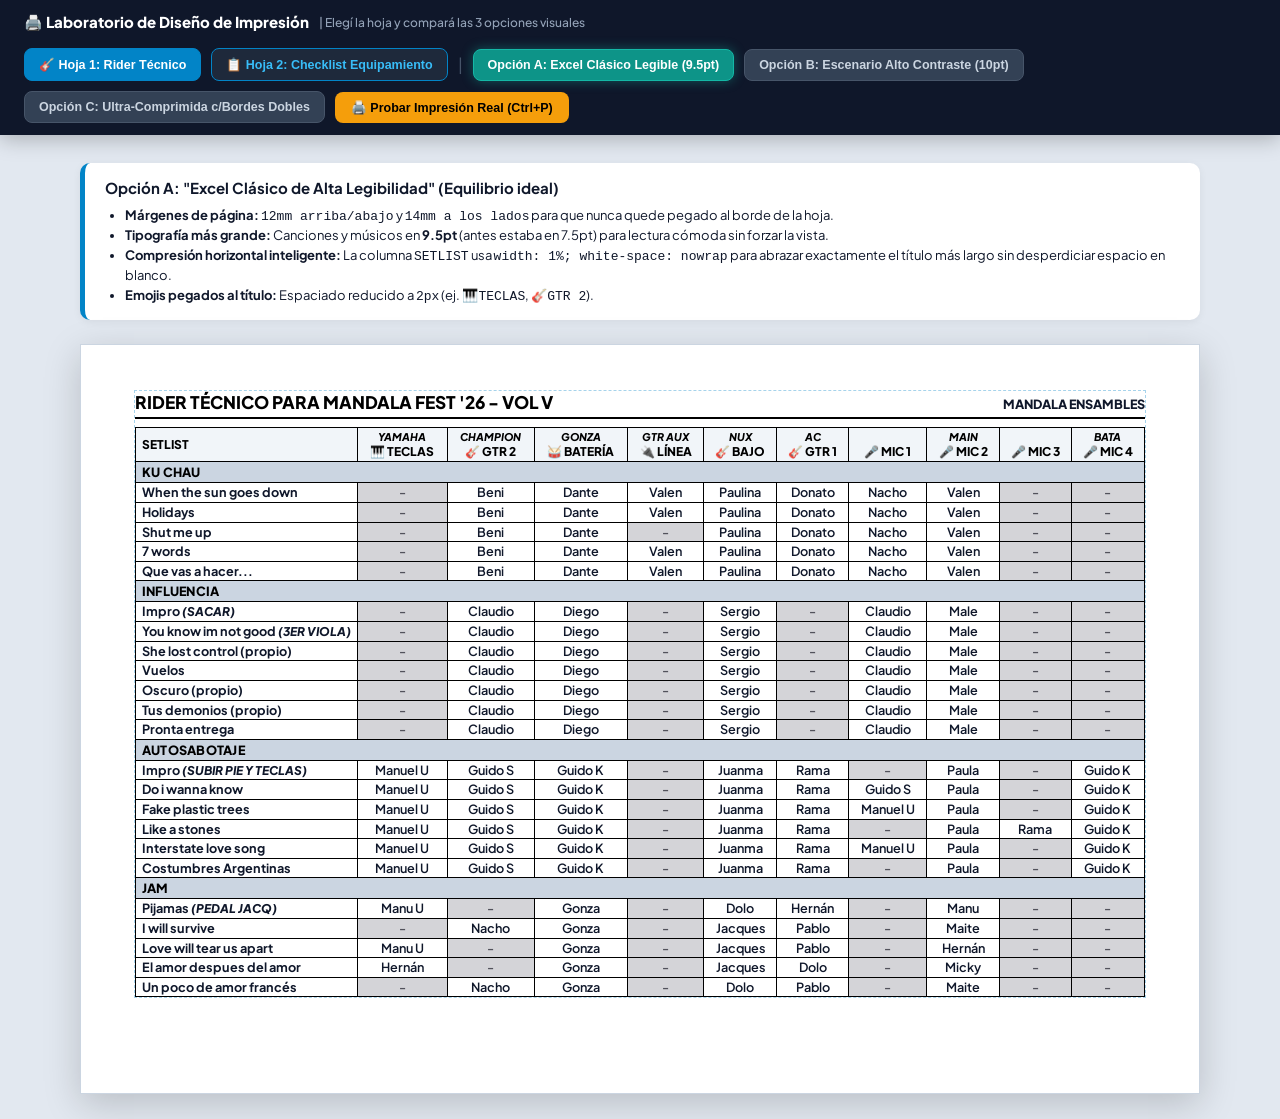
<file: ejemplos_impresion_rider_checklist.html>
<!DOCTYPE html>
<html lang="es">
<head>
    <meta charset="UTF-8">
    <meta name="viewport" content="width=device-width, initial-scale=1.0">
    <title>Alternativas de Impresión — Rider Técnico y Checklist (Mandala Ensambles)</title>
    <link href="https://fonts.googleapis.com/css2?family=Plus+Jakarta+Sans:ital,wght@0,400;0,600;0,700;0,800;1,700;1,800&family=Geist+Mono:wght@500;700;800&display=swap" rel="stylesheet">
    <style>
        :root {
            --bg-ui: #0f172a;
            --card-ui: #1e293b;
            --accent: #0d9488;
            --accent-blue: #0284c7;
        }
        * {
            box-sizing: border-box;
        }
        body {
            margin: 0;
            padding: 0;
            font-family: 'Plus Jakarta Sans', -apple-system, BlinkMacSystemFont, "Segoe UI", Roboto, sans-serif;
            background: #e2e8f0;
            color: #0f172a;
        }

        /* BARRA DE CONTROLES INTERACTIVA (NO SE IMPRIME) */
        .preview-toolbar {
            position: sticky;
            top: 0;
            z-index: 1000;
            background: var(--bg-ui);
            color: #ffffff;
            padding: 12px 24px;
            display: flex;
            flex-wrap: wrap;
            align-items: center;
            justify-content: space-between;
            gap: 16px;
            box-shadow: 0 4px 20px rgba(0,0,0,0.25);
        }
        .toolbar-title {
            font-size: 15px;
            font-weight: 800;
            display: flex;
            align-items: center;
            gap: 10px;
        }
        .toolbar-controls {
            display: flex;
            align-items: center;
            gap: 10px;
            flex-wrap: wrap;
        }
        .tab-btn {
            background: #334155;
            color: #cbd5e1;
            border: 1px solid #475569;
            padding: 8px 14px;
            border-radius: 8px;
            font-size: 12.5px;
            font-weight: 700;
            cursor: pointer;
            transition: all 0.15s ease;
        }
        .tab-btn:hover {
            background: #475569;
            color: #fff;
        }
        .tab-btn.active {
            background: var(--accent);
            color: #ffffff;
            border-color: #14b8a6;
            box-shadow: 0 0 12px rgba(20, 184, 166, 0.4);
        }
        .doc-switch-btn {
            background: #1e293b;
            color: #38bdf8;
            border: 1px solid #0284c7;
            padding: 8px 14px;
            border-radius: 8px;
            font-size: 12.5px;
            font-weight: 800;
            cursor: pointer;
        }
        .doc-switch-btn.active {
            background: #0284c7;
            color: #ffffff;
        }
        .btn-print-demo {
            background: #f59e0b;
            color: #000;
            border: none;
            padding: 8px 16px;
            border-radius: 8px;
            font-size: 12.5px;
            font-weight: 800;
            cursor: pointer;
        }

        /* CONTENEDOR DE SIMULACIÓN DE HOJA CON MÁRGENES REALES */
        .page-workspace {
            padding: 28px;
            display: flex;
            flex-direction: column;
            align-items: center;
            gap: 24px;
        }
        .option-explainer {
            width: 100%;
            max-width: 1120px;
            background: #ffffff;
            border-left: 5px solid var(--accent-blue);
            padding: 14px 20px;
            border-radius: 10px;
            box-shadow: 0 2px 8px rgba(0,0,0,0.06);
            font-size: 13px;
            line-height: 1.5;
        }
        .option-explainer h3 {
            margin: 0 0 4px 0;
            font-size: 15px;
            color: #0f172a;
        }
        .option-explainer ul {
            margin: 6px 0 0 0;
            padding-left: 20px;
        }

        /* HOJA A4 SIMULADA */
        .a4-sheet {
            background: #ffffff;
            width: 100%;
            max-width: 1120px; /* A4 Landscape proporción */
            min-height: 750px;
            box-shadow: 0 10px 35px rgba(0,0,0,0.18);
            border: 1px solid #cbd5e1;
            position: relative;
            transition: all 0.2s ease;
        }

        /* Indicador visual del margen de impresión */
        .margin-guide {
            border: 1px dashed rgba(2, 132, 199, 0.35);
            height: 100%;
        }

        /* ==========================================================================
           ESTILOS COMUNES DE TABLA DE IMPRESIÓN
           ========================================================================== */
        .print-header-bar {
            display: flex;
            justify-content: space-between;
            align-items: baseline;
            border-bottom: 2px solid #000;
            padding-bottom: 4px;
            margin-bottom: 8px;
        }
        .print-header-title {
            font-weight: 900;
            text-transform: uppercase;
            color: #000;
            margin: 0;
        }
        .print-header-brand {
            font-weight: 800;
            text-transform: uppercase;
            color: #0f172a;
        }

        table.rider-tbl {
            border-collapse: collapse;
            border: 1.5px solid #000000;
        }
        table.rider-tbl th,
        table.rider-tbl td {
            border: 1px solid #000000;
            vertical-align: middle;
        }

        .col-inst-head {
            display: inline-flex;
            align-items: center;
            justify-content: center;
            gap: 2px; /* Emoji bien pegado a la palabra */
            white-space: nowrap;
        }

        /* ==========================================================================
           OPCIÓN A: EXCEL CLÁSICO DE ALTA LEGIBILIDAD (Márgenes 12mm, Letra 9.5pt, Columnas Auto-Comprimidas)
           ========================================================================== */
        .opt-a.a4-sheet {
            padding: 12mm 14mm; /* Márgenes amplios y limpios */
        }
        .opt-a .print-header-title { font-size: 13pt; }
        .opt-a .print-header-brand { font-size: 9.5pt; }
        .opt-a table.rider-tbl {
            width: auto; /* Permite que las columnas se compriman al texto real */
            min-width: 100%;
        }
        .opt-a table.rider-tbl th {
            background: #f1f5f9;
            color: #000;
            font-size: 9pt;
            font-weight: 800;
            padding: 3px 5px;
            text-align: center;
            line-height: 1.15;
            white-space: nowrap;
        }
        .opt-a .col-note {
            display: block;
            font-size: 8pt;
            font-weight: 800;
            font-style: italic;
            color: #000;
            margin-bottom: 1px;
        }
        .opt-a .band-row td {
            background: #cbd5e1;
            color: #000;
            font-size: 9.5pt;
            font-weight: 900;
            text-transform: uppercase;
            padding: 2px 6px;
            letter-spacing: 0.02em;
        }
        .opt-a .song-row td {
            font-size: 9.5pt; /* Letra más grande y clara */
            font-weight: 600;
            padding: 2px 5px;
            line-height: 1.15;
            text-align: center;
            white-space: nowrap;
        }
        .opt-a .song-row td.setlist-cell {
            text-align: left;
            font-weight: 700;
            padding: 2px 6px;
            width: 1%; /* Comprime la columna Setlist exactamente al largo de la canción más larga */
        }
        .opt-a .song-note {
            font-weight: 800;
            font-style: italic;
            font-size: 9pt;
        }
        .opt-a .empty-cell {
            background: #d4d4d8;
            color: #52525b;
        }

        /* ==========================================================================
           OPCIÓN B: ESCENARIO ALTO CONTRASTE (Bandas en Negro/Gris Oscuro, Letra 10pt Bold, Ultra-Comprimido)
           ========================================================================== */
        .opt-b.a4-sheet {
            padding: 10mm 12mm;
        }
        .opt-b .print-header-title { font-size: 13.5pt; }
        .opt-b .print-header-brand { font-size: 9.5pt; }
        .opt-b table.rider-tbl {
            width: 100%;
        }
        .opt-b table.rider-tbl th {
            background: #e2e8f0;
            color: #000;
            font-size: 9pt;
            font-weight: 900;
            padding: 2px 3px;
            text-align: center;
            line-height: 1.1;
            white-space: nowrap;
        }
        .opt-b .col-note {
            display: block;
            font-size: 8.5pt;
            font-weight: 800;
            font-style: italic;
            color: #000;
            background: #fef08a; /* Sutil destaque o limpio */
            padding: 0 2px;
        }
        .opt-b .band-row td {
            background: #1e293b; /* Separador oscuro de alto contraste para lectura rápida en escenario */
            color: #ffffff;
            font-size: 9.5pt;
            font-weight: 900;
            text-transform: uppercase;
            padding: 2px 8px;
            letter-spacing: 0.04em;
        }
        .opt-b .song-row td {
            font-size: 10pt; /* Letra bien grande para leer a distancia */
            font-weight: 700;
            padding: 1.5px 3px; /* Padding mínimo pero letra grande */
            line-height: 1.1;
            text-align: center;
            white-space: nowrap;
        }
        .opt-b .song-row td.setlist-cell {
            text-align: left;
            font-weight: 800;
            padding: 1.5px 5px;
            width: 1%;
        }
        .opt-b .song-note {
            font-weight: 800;
            font-style: italic;
            font-size: 9.5pt;
            text-decoration: underline;
        }
        .opt-b .empty-cell {
            background: #d4d4d8;
            color: #71717a;
        }

        /* ==========================================================================
           OPCIÓN C: PLANILLA TÉCNICA COMPACTA (Ancho Ajustado al Contenido, Márgenes 14mm)
           ========================================================================== */
        .opt-c.a4-sheet {
            padding: 14mm 16mm; /* Márgenes bien holgados */
        }
        .opt-c .print-header-title { font-size: 12.5pt; }
        .opt-c .print-header-brand { font-size: 9pt; }
        .opt-c table.rider-tbl {
            width: auto; /* La tabla ocupa sólo lo que necesitan sus columnas, sin estirar de más */
            margin: 0 auto;
            min-width: 92%;
        }
        .opt-c table.rider-tbl th {
            background: #f8fafc;
            color: #000;
            font-size: 9pt;
            font-weight: 800;
            padding: 2px 4px;
            text-align: center;
            line-height: 1.1;
            white-space: nowrap;
        }
        .opt-c .col-note {
            display: block;
            font-size: 8pt;
            font-weight: 800;
            font-style: italic;
            color: #000;
        }
        .opt-c .band-row td {
            background: #dcdce0;
            color: #000;
            font-size: 9pt;
            font-weight: 900;
            text-transform: uppercase;
            padding: 1.5px 6px;
            border-top: 2px solid #000;
            border-bottom: 1.5px solid #000;
        }
        .opt-c .song-row td {
            font-size: 9.5pt;
            font-weight: 700;
            padding: 1px 4px;
            line-height: 1.12;
            text-align: center;
            white-space: nowrap;
        }
        .opt-c .song-row td.setlist-cell {
            text-align: left;
            font-weight: 700;
            padding: 1px 5px;
            width: 1%;
        }
        .opt-c .song-note {
            font-weight: 800;
            font-style: italic;
            font-size: 9pt;
        }
        .opt-c .empty-cell {
            background: #e4e4e7;
            color: #71717a;
        }

        @media print {
            .preview-toolbar, .option-explainer {
                display: none !important;
            }
            body {
                background: #fff !important;
            }
            .page-workspace {
                padding: 0 !important;
            }
            .a4-sheet {
                box-shadow: none !important;
                border: none !important;
                max-width: 100% !important;
                min-height: 0 !important;
            }
            .margin-guide {
                border: none !important;
            }
            * {
                -webkit-print-color-adjust: exact !important;
                print-color-adjust: exact !important;
            }
        }
    </style>
</head>
<body>

    <div class="preview-toolbar">
        <div class="toolbar-title">
            <span>🖨️ Laboratorio de Diseño de Impresión</span>
            <span style="font-size:12px; font-weight:500; color:#94a3b8;">| Elegí la hoja y compará las 3 opciones visuales</span>
        </div>

        <div class="toolbar-controls">
            <button class="doc-switch-btn active" id="btn-doc-rider" onclick="setDocType('rider')">🎸 Hoja 1: Rider Técnico</button>
            <button class="doc-switch-btn" id="btn-doc-checklist" onclick="setDocType('checklist')">📋 Hoja 2: Checklist Equipamiento</button>
            <span style="color:#475569;">|</span>
            <button class="tab-btn active" id="btn-opt-a" onclick="setOption('a')">Opción A: Excel Clásico Legible (9.5pt)</button>
            <button class="tab-btn" id="btn-opt-b" onclick="setOption('b')">Opción B: Escenario Alto Contraste (10pt)</button>
            <button class="tab-btn" id="btn-opt-c" onclick="setOption('c')">Opción C: Ultra-Comprimida c/Bordes Dobles</button>
            <button class="btn-print-demo" onclick="window.print()">🖨️ Probar Impresión Real (Ctrl+P)</button>
        </div>
    </div>

    <div class="page-workspace">

        <!-- EXPLICACIÓN DINÁMICA DE LA OPCIÓN SELECCIONADA -->
        <div class="option-explainer" id="explainer-box">
            <h3>Opción A: "Excel Clásico de Alta Legibilidad" (Equilibrio ideal)</h3>
            <ul>
                <li><strong>Márgenes de página:</strong> <code>12mm arriba/abajo</code> y <code>14mm a los lados</code> para que nunca quede pegado al borde de la hoja.</li>
                <li><strong>Tipografía más grande:</strong> Canciones y músicos en <strong>9.5pt</strong> (antes estaba en 7.5pt) para lectura cómoda sin forzar la vista.</li>
                <li><strong>Compresión horizontal inteligente:</strong> La columna <code>SETLIST</code> usa <code>width: 1%; white-space: nowrap</code> para abrazar exactamente el título más largo sin desperdiciar espacio en blanco.</li>
                <li><strong>Emojis pegados al título:</strong> Espaciado reducido a <code>2px</code> (ej. <code>🎹TECLAS</code>, <code>🎸GTR 2</code>).</li>
            </ul>
        </div>

        <!-- HOJA SIMULADA: RIDER TÉCNICO -->
        <div class="a4-sheet opt-a" id="sheet-rider">
            <div class="margin-guide">
                <div class="print-header-bar">
                    <h1 class="print-header-title">RIDER TÉCNICO PARA MANDALA FEST '26 - VOL V</h1>
                    <span class="print-header-brand">MANDALA ENSAMBLES</span>
                </div>

                <table class="rider-tbl">
                    <thead>
                        <tr>
                            <th style="text-align:left; padding-left:6px;">SETLIST</th>
                            <th>
                                <span class="col-note">YAMAHA</span>
                                <div class="col-inst-head"><span>🎹</span><span>TECLAS</span></div>
                            </th>
                            <th>
                                <span class="col-note">CHAMPION</span>
                                <div class="col-inst-head"><span>🎸</span><span>GTR 2</span></div>
                            </th>
                            <th>
                                <span class="col-note">GONZA</span>
                                <div class="col-inst-head"><span>🥁</span><span>BATERÍA</span></div>
                            </th>
                            <th>
                                <span class="col-note">GTR AUX</span>
                                <div class="col-inst-head"><span>🔌</span><span>LÍNEA</span></div>
                            </th>
                            <th>
                                <span class="col-note">NUX</span>
                                <div class="col-inst-head"><span>🎸</span><span>BAJO</span></div>
                            </th>
                            <th>
                                <span class="col-note">AC</span>
                                <div class="col-inst-head"><span>🎸</span><span>GTR 1</span></div>
                            </th>
                            <th>
                                <span class="col-note">&nbsp;</span>
                                <div class="col-inst-head"><span>🎤</span><span>MIC 1</span></div>
                            </th>
                            <th>
                                <span class="col-note">MAIN</span>
                                <div class="col-inst-head"><span>🎤</span><span>MIC 2</span></div>
                            </th>
                            <th>
                                <span class="col-note">&nbsp;</span>
                                <div class="col-inst-head"><span>🎤</span><span>MIC 3</span></div>
                            </th>
                            <th>
                                <span class="col-note">BATA</span>
                                <div class="col-inst-head"><span>🎤</span><span>MIC 4</span></div>
                            </th>
                        </tr>
                    </thead>
                    <tbody>
                        <!-- BANDA 1 -->
                        <tr class="band-row"><td colspan="11">KU CHAU</td></tr>
                        <tr class="song-row">
                            <td class="setlist-cell">When the sun goes down</td>
                            <td class="empty-cell">-</td><td>Beni</td><td>Dante</td><td>Valen</td><td>Paulina</td><td>Donato</td><td>Nacho</td><td>Valen</td><td class="empty-cell">-</td><td class="empty-cell">-</td>
                        </tr>
                        <tr class="song-row">
                            <td class="setlist-cell">Holidays</td>
                            <td class="empty-cell">-</td><td>Beni</td><td>Dante</td><td>Valen</td><td>Paulina</td><td>Donato</td><td>Nacho</td><td>Valen</td><td class="empty-cell">-</td><td class="empty-cell">-</td>
                        </tr>
                        <tr class="song-row">
                            <td class="setlist-cell">Shut me up</td>
                            <td class="empty-cell">-</td><td>Beni</td><td>Dante</td><td class="empty-cell">-</td><td>Paulina</td><td>Donato</td><td>Nacho</td><td>Valen</td><td class="empty-cell">-</td><td class="empty-cell">-</td>
                        </tr>
                        <tr class="song-row">
                            <td class="setlist-cell">7 words</td>
                            <td class="empty-cell">-</td><td>Beni</td><td>Dante</td><td>Valen</td><td>Paulina</td><td>Donato</td><td>Nacho</td><td>Valen</td><td class="empty-cell">-</td><td class="empty-cell">-</td>
                        </tr>
                        <tr class="song-row">
                            <td class="setlist-cell">Que vas a hacer...</td>
                            <td class="empty-cell">-</td><td>Beni</td><td>Dante</td><td>Valen</td><td>Paulina</td><td>Donato</td><td>Nacho</td><td>Valen</td><td class="empty-cell">-</td><td class="empty-cell">-</td>
                        </tr>

                        <!-- BANDA 2 -->
                        <tr class="band-row"><td colspan="11">INFLUENCIA</td></tr>
                        <tr class="song-row">
                            <td class="setlist-cell">Impro <span class="song-note">(SACAR)</span></td>
                            <td class="empty-cell">-</td><td>Claudio</td><td>Diego</td><td class="empty-cell">-</td><td>Sergio</td><td class="empty-cell">-</td><td>Claudio</td><td>Male</td><td class="empty-cell">-</td><td class="empty-cell">-</td>
                        </tr>
                        <tr class="song-row">
                            <td class="setlist-cell">You know im not good <span class="song-note">(3ER VIOLA)</span></td>
                            <td class="empty-cell">-</td><td>Claudio</td><td>Diego</td><td class="empty-cell">-</td><td>Sergio</td><td class="empty-cell">-</td><td>Claudio</td><td>Male</td><td class="empty-cell">-</td><td class="empty-cell">-</td>
                        </tr>
                        <tr class="song-row">
                            <td class="setlist-cell">She lost control (propio)</td>
                            <td class="empty-cell">-</td><td>Claudio</td><td>Diego</td><td class="empty-cell">-</td><td>Sergio</td><td class="empty-cell">-</td><td>Claudio</td><td>Male</td><td class="empty-cell">-</td><td class="empty-cell">-</td>
                        </tr>
                        <tr class="song-row">
                            <td class="setlist-cell">Vuelos</td>
                            <td class="empty-cell">-</td><td>Claudio</td><td>Diego</td><td class="empty-cell">-</td><td>Sergio</td><td class="empty-cell">-</td><td>Claudio</td><td>Male</td><td class="empty-cell">-</td><td class="empty-cell">-</td>
                        </tr>
                        <tr class="song-row">
                            <td class="setlist-cell">Oscuro (propio)</td>
                            <td class="empty-cell">-</td><td>Claudio</td><td>Diego</td><td class="empty-cell">-</td><td>Sergio</td><td class="empty-cell">-</td><td>Claudio</td><td>Male</td><td class="empty-cell">-</td><td class="empty-cell">-</td>
                        </tr>
                        <tr class="song-row">
                            <td class="setlist-cell">Tus demonios (propio)</td>
                            <td class="empty-cell">-</td><td>Claudio</td><td>Diego</td><td class="empty-cell">-</td><td>Sergio</td><td class="empty-cell">-</td><td>Claudio</td><td>Male</td><td class="empty-cell">-</td><td class="empty-cell">-</td>
                        </tr>
                        <tr class="song-row">
                            <td class="setlist-cell">Pronta entrega</td>
                            <td class="empty-cell">-</td><td>Claudio</td><td>Diego</td><td class="empty-cell">-</td><td>Sergio</td><td class="empty-cell">-</td><td>Claudio</td><td>Male</td><td class="empty-cell">-</td><td class="empty-cell">-</td>
                        </tr>

                        <!-- BANDA 3 -->
                        <tr class="band-row"><td colspan="11">AUTOSABOTAJE</td></tr>
                        <tr class="song-row">
                            <td class="setlist-cell">Impro <span class="song-note">(SUBIR PIE Y TECLAS)</span></td>
                            <td>Manuel U</td><td>Guido S</td><td>Guido K</td><td class="empty-cell">-</td><td>Juanma</td><td>Rama</td><td class="empty-cell">-</td><td>Paula</td><td class="empty-cell">-</td><td>Guido K</td>
                        </tr>
                        <tr class="song-row">
                            <td class="setlist-cell">Do i wanna know</td>
                            <td>Manuel U</td><td>Guido S</td><td>Guido K</td><td class="empty-cell">-</td><td>Juanma</td><td>Rama</td><td>Guido S</td><td>Paula</td><td class="empty-cell">-</td><td>Guido K</td>
                        </tr>
                        <tr class="song-row">
                            <td class="setlist-cell">Fake plastic trees</td>
                            <td>Manuel U</td><td>Guido S</td><td>Guido K</td><td class="empty-cell">-</td><td>Juanma</td><td>Rama</td><td>Manuel U</td><td>Paula</td><td class="empty-cell">-</td><td>Guido K</td>
                        </tr>
                        <tr class="song-row">
                            <td class="setlist-cell">Like a stones</td>
                            <td>Manuel U</td><td>Guido S</td><td>Guido K</td><td class="empty-cell">-</td><td>Juanma</td><td>Rama</td><td class="empty-cell">-</td><td>Paula</td><td>Rama</td><td>Guido K</td>
                        </tr>
                        <tr class="song-row">
                            <td class="setlist-cell">Interstate love song</td>
                            <td>Manuel U</td><td>Guido S</td><td>Guido K</td><td class="empty-cell">-</td><td>Juanma</td><td>Rama</td><td>Manuel U</td><td>Paula</td><td class="empty-cell">-</td><td>Guido K</td>
                        </tr>
                        <tr class="song-row">
                            <td class="setlist-cell">Costumbres Argentinas</td>
                            <td>Manuel U</td><td>Guido S</td><td>Guido K</td><td class="empty-cell">-</td><td>Juanma</td><td>Rama</td><td class="empty-cell">-</td><td>Paula</td><td class="empty-cell">-</td><td>Guido K</td>
                        </tr>

                        <!-- BANDA 4 -->
                        <tr class="band-row"><td colspan="11">JAM</td></tr>
                        <tr class="song-row">
                            <td class="setlist-cell">Pijamas <span class="song-note">(PEDAL JACQ)</span></td>
                            <td>Manu U</td><td class="empty-cell">-</td><td>Gonza</td><td class="empty-cell">-</td><td>Dolo</td><td>Hernán</td><td class="empty-cell">-</td><td>Manu</td><td class="empty-cell">-</td><td class="empty-cell">-</td>
                        </tr>
                        <tr class="song-row">
                            <td class="setlist-cell">I will survive</td>
                            <td class="empty-cell">-</td><td>Nacho</td><td>Gonza</td><td class="empty-cell">-</td><td>Jacques</td><td>Pablo</td><td class="empty-cell">-</td><td>Maite</td><td class="empty-cell">-</td><td class="empty-cell">-</td>
                        </tr>
                        <tr class="song-row">
                            <td class="setlist-cell">Love will tear us apart</td>
                            <td>Manu U</td><td class="empty-cell">-</td><td>Gonza</td><td class="empty-cell">-</td><td>Jacques</td><td>Pablo</td><td class="empty-cell">-</td><td>Hernán</td><td class="empty-cell">-</td><td class="empty-cell">-</td>
                        </tr>
                        <tr class="song-row">
                            <td class="setlist-cell">El amor despues del amor</td>
                            <td>Hernán</td><td class="empty-cell">-</td><td>Gonza</td><td class="empty-cell">-</td><td>Jacques</td><td>Dolo</td><td class="empty-cell">-</td><td>Micky</td><td class="empty-cell">-</td><td class="empty-cell">-</td>
                        </tr>
                        <tr class="song-row">
                            <td class="setlist-cell">Un poco de amor francés</td>
                            <td class="empty-cell">-</td><td>Nacho</td><td>Gonza</td><td class="empty-cell">-</td><td>Dolo</td><td>Pablo</td><td class="empty-cell">-</td><td>Maite</td><td class="empty-cell">-</td><td class="empty-cell">-</td>
                        </tr>
                    </tbody>
                </table>
            </div>
        </div>

        <!-- HOJA SIMULADA: CHECKLIST DE EQUIPAMIENTO -->
        <div class="a4-sheet opt-a" id="sheet-checklist" style="display:none;">
            <div class="margin-guide">
                <div class="print-header-bar">
                    <h1 class="print-header-title">CHECKLIST DE EQUIPAMIENTO — MANDALA FEST '26 - VOL V</h1>
                    <span class="print-header-brand">MANDALA ENSAMBLES</span>
                </div>

                <table class="rider-tbl" style="width:100%;">
                    <thead>
                        <tr>
                            <th style="text-align:left; padding-left:6px; width:28%;">EQUIPO / ÍTEM</th>
                            <th style="text-align:left; padding-left:6px; width:18%;">ORIGEN / DUEÑO</th>
                            <th style="width:8%;">PREP.</th>
                            <th style="width:8%;">LISTO</th>
                            <th style="width:8%;">REGRESÓ</th>
                            <th style="text-align:left; padding-left:6px; width:30%;">NOTAS / OBSERVACIONES</th>
                        </tr>
                    </thead>
                    <tbody>
                        <tr class="song-row">
                            <td class="setlist-cell">CABEZAL AMPEG BA-115 + CAJA</td>
                            <td style="text-align:left; padding-left:6px;">MANDALA ENSAMBLES</td>
                            <td>☑</td>
                            <td>☑</td>
                            <td>☐</td>
                            <td style="text-align:left; padding-left:6px; white-space:normal;">Llevar con cable interlock reforzado y línea XLR</td>
                        </tr>
                        <tr class="song-row">
                            <td class="setlist-cell">TECLADO YAMAHA P-45 + FUENTE</td>
                            <td style="text-align:left; padding-left:6px;">GONZA (PROFE)</td>
                            <td>☑</td>
                            <td>☑</td>
                            <td>☐</td>
                            <td style="text-align:left; padding-left:6px; white-space:normal;">Con pedal sustain original y soporte tijera</td>
                        </tr>
                        <tr class="song-row">
                            <td class="setlist-cell">AMPLIFICADOR FENDER CHAMPION 100</td>
                            <td style="text-align:left; padding-left:6px;">MANDALA ENSAMBLES</td>
                            <td>☑</td>
                            <td>☐</td>
                            <td>☐</td>
                            <td style="text-align:left; padding-left:6px; white-space:normal;">Incluye footswitch de 2 botones.<br><em><strong>Revisar canal 2 antes de salir</strong></em></td>
                        </tr>
                        <tr class="song-row">
                            <td class="setlist-cell">SET MICRÓFONOS SHURE SM58 (X4)</td>
                            <td style="text-align:left; padding-left:6px;">MANDALA ENSAMBLES</td>
                            <td>☑</td>
                            <td>☑</td>
                            <td>☐</td>
                            <td style="text-align:left; padding-left:6px; white-space:normal;">En valija rígida gris con 4 pipetas</td>
                        </tr>
                        <tr class="song-row">
                            <td class="setlist-cell">CAJA DIRECTA BEHRINGER ULTRA-DI (X2)</td>
                            <td style="text-align:left; padding-left:6px;">MANDALA ENSAMBLES</td>
                            <td>☐</td>
                            <td>☐</td>
                            <td>☐</td>
                            <td class="empty-cell" style="text-align:center;">-</td>
                        </tr>
                        <tr class="song-row">
                            <td class="setlist-cell">TAMBOR MAPEX BLACK PANTHER 14"</td>
                            <td style="text-align:left; padding-left:6px;">DANTE (ALUMNO)</td>
                            <td>☑</td>
                            <td>☐</td>
                            <td>☐</td>
                            <td style="text-align:left; padding-left:6px; white-space:normal;">En funda acolchada negra</td>
                        </tr>
                    </tbody>
                </table>
            </div>
        </div>

    </div>

    <script>
        let currentOpt = 'a';
        let currentDoc = 'rider';

        const explainers = {
            a: {
                title: 'Opción A: "Excel Clásico de Alta Legibilidad" (Recomendada)',
                bullets: [
                    '<strong>Márgenes de página:</strong> <code>12mm arriba/abajo</code> y <code>14mm izquierda/derecha</code> para que la tabla tenga aire alrededor y no quede pegada a los bordes.',
                    '<strong>Letra más grande y nítida:</strong> Músicos y canciones en <strong>9.5pt</strong> (2 puntos más grande que antes), manteniendo una altura de fila compacta de <code>2px</code> de padding.',
                    '<strong>Columnas auto-comprimidas:</strong> Tanto <code>SETLIST</code> como los instrumentos se ajustan automáticamente al ancho real del texto sin dejar huecos blancos.',
                    '<strong>Emoji pegado a la palabra:</strong> Separación mínima de <code>2px</code> (ej. <code>🎹TECLAS</code>, <code>🎸GTR 2</code>).'
                ]
            },
            b: {
                title: 'Opción B: "Escenario Alto Contraste" (Máxima visibilidad con poca luz)',
                bullets: [
                    '<strong>Márgenes de página:</strong> <code>10mm arriba/abajo</code> y <code>12mm izquierda/derecha</code>.',
                    '<strong>Letra 10pt Bold:</strong> Tamaño máximo de letra (<code>10pt</code> en negrita) con padding ultra-ajustado (<code>1.5px</code>) para que se lea de lejos en el escenario sin agrandar la altura de la tabla.',
                    '<strong>Separadores de Banda oscuros:</strong> Las filas de bandas (<code>KU CHAU</code>, <code>INFLUENCIA</code>) tienen fondo oscuro y letra blanca para identificar cada bloque al instante.',
                    '<strong>Notas de columna resaltadas:</strong> Destaque visual inmediato en las notas técnicas de cabecera y de canción.'
                ]
            },
            c: {
                title: 'Opción C: "Planilla Técnica Ultra-Comprimida con Bordes Dobles"',
                bullets: [
                    '<strong>Márgenes amplios:</strong> <code>14mm arriba/abajo</code> y <code>16mm a los lados</code>.',
                    '<strong>Ancho de tabla compacto:</strong> La tabla no se fuerza al 100% si sobra espacio, sino que comprime todas las columnas hacia el centro para que la vista recorra menos distancia horizontal.',
                    '<strong>Bordes jerárquicos:</strong> Doble línea gruesa (<code>2px</code>) al inicio de cada banda y letra de <strong>9.5pt</strong>.',
                    '<strong>Celdas vacías en gris suave:</strong> Tono <code>#e4e4e7</code> más sutil para ahorrar tinta y destacar los nombres.'
                ]
            }
        };

        function setOption(opt) {
            currentOpt = opt;
            ['a', 'b', 'c'].forEach(k => {
                document.getElementById('btn-opt-' + k).classList.toggle('active', k === opt);
            });
            const riderSheet = document.getElementById('sheet-rider');
            const checkSheet = document.getElementById('sheet-checklist');
            riderSheet.className = 'a4-sheet opt-' + opt;
            checkSheet.className = 'a4-sheet opt-' + opt;

            const exp = explainers[opt];
            document.getElementById('explainer-box').innerHTML = `
                <h3>${exp.title}</h3>
                <ul>${exp.bullets.map(b => `<li>${b}</li>`).join('')}</ul>
            `;
        }

        function setDocType(doc) {
            currentDoc = doc;
            document.getElementById('btn-doc-rider').classList.toggle('active', doc === 'rider');
            document.getElementById('btn-doc-checklist').classList.toggle('active', doc === 'checklist');
            document.getElementById('sheet-rider').style.display = doc === 'rider' ? 'block' : 'none';
            document.getElementById('sheet-checklist').style.display = doc === 'checklist' ? 'block' : 'none';
        }
    </script>
</body>
</html>
</file>
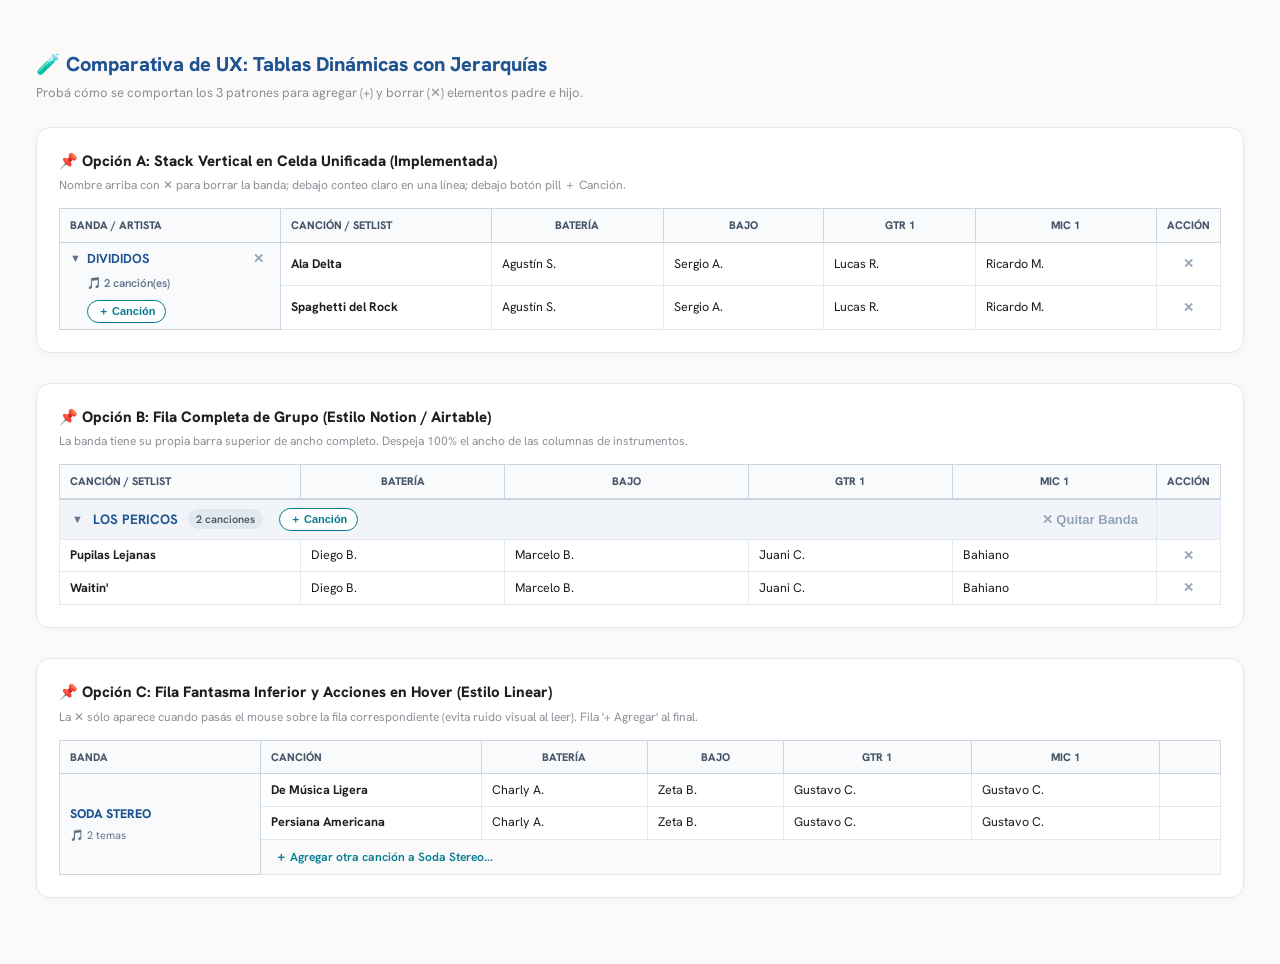
<file: mockup_tablas_ux.html>
<!DOCTYPE html>
<html lang="es">
<head>
<meta charset="UTF-8">
<meta name="viewport" content="width=device-width, initial-scale=1.0">
<title>Prototipo Interactivo: UX de Tablas Dinámicas Mandala</title>
<link rel="stylesheet" href="https://fonts.googleapis.com/css2?family=Hanken+Grotesk:wght@400;500;600;700;800&family=Geist+Mono:wght@500;700;800&display=swap">
<style>
  :root {
    --bg-main: #fbfaf8;
    --text-main: #1c1f22;
    --text-muted: #8a9097;
    --accent-blue: #1f5491;
    --accent-teal: #007b8f;
    --accent-red: #c2563b;
    --border-color: #cbd5e1;
  }
  body { font-family: 'Hanken Grotesk', -apple-system, sans-serif; background: var(--bg-main); color: var(--text-main); padding: 28px; line-height: 1.5; }
  h1 { font-size: 20px; font-weight: 800; color: var(--accent-blue); margin-bottom: 4px; }
  .subtitle { font-size: 13px; color: var(--text-muted); margin-bottom: 24px; }
  .demo-container { background: white; border: 1px solid #e2e8f0; border-radius: 14px; padding: 22px; margin-bottom: 30px; box-shadow: 0 2px 10px rgba(0,0,0,0.03); }
  .demo-title { font-size: 15px; font-weight: 800; margin-bottom: 4px; display: flex; align-items: center; gap: 8px; }
  .demo-desc { font-size: 12px; color: var(--text-muted); margin-bottom: 14px; }
  table { width: 100%; border-collapse: collapse; font-size: 12.5px; }
  th { background: #f8fafc; border: 1px solid var(--border-color); padding: 8px 10px; font-size: 11px; text-transform: uppercase; font-weight: 800; color: #475569; }
  td { border: 1px solid #e2e8f0; padding: 6px 10px; vertical-align: middle; }
  .btn-pill { display: inline-flex; align-items: center; gap: 4px; background: white; border: 1px solid var(--accent-teal); color: var(--accent-teal); border-radius: 20px; font-size: 11px; font-weight: 700; padding: 3px 10px; cursor: pointer; text-decoration: none; transition: 0.15s; }
  .btn-pill:hover { background: #f0fdfa; border-color: #0d9488; }
  .btn-del { background: none; border: none; color: #94a3b8; font-weight: 700; font-size: 13px; cursor: pointer; padding: 2px 6px; border-radius: 4px; transition: 0.15s; }
  .btn-del:hover { color: var(--accent-red); background: #fee2e2; }
  .ghost-row { border-top: 1px dashed var(--border-color); background: #fafafa; color: var(--accent-teal); cursor: pointer; font-weight: 600; padding: 8px 14px; font-size: 12px; }
  .ghost-row:hover { background: #f0fdfa; color: #0d9488; }
  .hover-row .btn-del { opacity: 0; transition: opacity 0.15s; }
  .hover-row:hover .btn-del { opacity: 1; }
</style>
</head>
<body>

  <h1>🧪 Comparativa de UX: Tablas Dinámicas con Jerarquías</h1>
  <div class="subtitle">Probá cómo se comportan los 3 patrones para agregar (+) y borrar (✕) elementos padre e hijo.</div>

  <!-- OPCIÓN A: VERTICAL STACK (ACTUAL) -->
  <div class="demo-container">
    <div class="demo-title">📌 Opción A: Stack Vertical en Celda Unificada (Implementada)</div>
    <div class="demo-desc">Nombre arriba con ✕ para borrar la banda; debajo conteo claro en una línea; debajo botón pill ＋ Canción.</div>
    <table>
      <thead>
        <tr>
          <th style="width:200px; text-align:left;">BANDA / ARTISTA</th>
          <th style="width:190px; text-align:left;">CANCIÓN / SETLIST</th>
          <th>BATERÍA</th>
          <th>BAJO</th>
          <th>GTR 1</th>
          <th>MIC 1</th>
          <th style="width:40px; text-align:center;">Acción</th>
        </tr>
      </thead>
      <tbody>
        <tr>
          <td rowspan="2" style="background:#f8fafc; border:1px solid #cbd5e1;">
            <div style="display:flex; flex-direction:column; gap:6px;">
              <div style="display:flex; align-items:center; justify-content:space-between; gap:6px;">
                <div style="display:flex; align-items:center; gap:6px;">
                  <span style="font-size:11px; color:#64748b;">▼</span>
                  <strong style="color:var(--accent-blue); font-size:13px;">DIVIDIDOS</strong>
                </div>
                <button class="btn-del" onclick="alert('Eliminar banda completa')" title="Quitar banda">✕</button>
              </div>
              <div style="padding-left:17px; font-size:11.5px; color:#64748b; font-weight:600;">🎵 2 canción(es)</div>
              <div style="padding-left:17px; margin-top:2px;">
                <button class="btn-pill" onclick="alert('Agregar canción')">＋ Canción</button>
              </div>
            </div>
          </td>
          <td><strong>Ala Delta</strong></td>
          <td>Agustín S.</td>
          <td>Sergio A.</td>
          <td>Lucas R.</td>
          <td>Ricardo M.</td>
          <td style="text-align:center;"><button class="btn-del" title="Borrar canción">✕</button></td>
        </tr>
        <tr>
          <td><strong>Spaghetti del Rock</strong></td>
          <td>Agustín S.</td>
          <td>Sergio A.</td>
          <td>Lucas R.</td>
          <td>Ricardo M.</td>
          <td style="text-align:center;"><button class="btn-del" title="Borrar canción">✕</button></td>
        </tr>
      </tbody>
    </table>
  </div>

  <!-- OPCIÓN B: FILA COMPLETA DE GRUPO (ESTILO AIRTABLE / NOTION) -->
  <div class="demo-container">
    <div class="demo-title">📌 Opción B: Fila Completa de Grupo (Estilo Notion / Airtable)</div>
    <div class="demo-desc">La banda tiene su propia barra superior de ancho completo. Despeja 100% el ancho de las columnas de instrumentos.</div>
    <table>
      <thead>
        <tr>
          <th style="width:220px; text-align:left;">CANCIÓN / SETLIST</th>
          <th>BATERÍA</th>
          <th>BAJO</th>
          <th>GTR 1</th>
          <th>MIC 1</th>
          <th style="width:40px; text-align:center;">Acción</th>
        </tr>
      </thead>
      <tbody>
        <tr style="background:#f1f5f9; border-top:2px solid #cbd5e1;">
          <td colspan="5" style="padding:8px 12px;">
            <div style="display:flex; align-items:center; justify-content:space-between;">
              <div style="display:flex; align-items:center; gap:10px;">
                <span style="font-size:11px; color:#64748b;">▼</span>
                <strong style="color:var(--accent-blue); font-size:13.5px;">LOS PERICOS</strong>
                <span style="background:#e2e8f0; font-size:11px; padding:2px 8px; border-radius:12px; color:#475569; font-weight:600;">2 canciones</span>
                <button class="btn-pill" style="margin-left:6px;" onclick="alert('Agregar canción')">＋ Canción</button>
              </div>
              <button class="btn-del" onclick="alert('Eliminar banda completa')">✕ Quitar Banda</button>
            </div>
          </td>
          <td style="background:#f1f5f9; text-align:center;"></td>
        </tr>
        <tr>
          <td><strong>Pupilas Lejanas</strong></td>
          <td>Diego B.</td>
          <td>Marcelo B.</td>
          <td>Juani C.</td>
          <td>Bahiano</td>
          <td style="text-align:center;"><button class="btn-del">✕</button></td>
        </tr>
        <tr>
          <td><strong>Waitin'</strong></td>
          <td>Diego B.</td>
          <td>Marcelo B.</td>
          <td>Juani C.</td>
          <td>Bahiano</td>
          <td style="text-align:center;"><button class="btn-del">✕</button></td>
        </tr>
      </tbody>
    </table>
  </div>

  <!-- OPCIÓN C: FILA FANTASMA Y HOVER (ESTILO LINEAR) -->
  <div class="demo-container">
    <div class="demo-title">📌 Opción C: Fila Fantasma Inferior y Acciones en Hover (Estilo Linear)</div>
    <div class="demo-desc">La ✕ sólo aparece cuando pasás el mouse sobre la fila correspondiente (evita ruido visual al leer). Fila '+ Agregar' al final.</div>
    <table>
      <thead>
        <tr>
          <th style="width:180px; text-align:left;">BANDA</th>
          <th style="width:200px; text-align:left;">CANCIÓN</th>
          <th>BATERÍA</th>
          <th>BAJO</th>
          <th>GTR 1</th>
          <th>MIC 1</th>
          <th style="width:40px; text-align:center;"></th>
        </tr>
      </thead>
      <tbody>
        <tr class="hover-row">
          <td rowspan="3" style="background:#f8fafc; border:1px solid #cbd5e1;">
            <div style="font-weight:800; color:var(--accent-blue);">SODA STEREO</div>
            <div style="font-size:11px; color:#64748b; margin-top:3px;">🎵 2 temas</div>
          </td>
          <td><strong>De Música Ligera</strong></td>
          <td>Charly A.</td>
          <td>Zeta B.</td>
          <td>Gustavo C.</td>
          <td>Gustavo C.</td>
          <td style="text-align:center;"><button class="btn-del">✕</button></td>
        </tr>
        <tr class="hover-row">
          <td><strong>Persiana Americana</strong></td>
          <td>Charly A.</td>
          <td>Zeta B.</td>
          <td>Gustavo C.</td>
          <td>Gustavo C.</td>
          <td style="text-align:center;"><button class="btn-del">✕</button></td>
        </tr>
        <tr>
          <td colspan="6" class="ghost-row" onclick="alert('Nueva canción agregada')">
            ＋ Agregar otra canción a Soda Stereo...
          </td>
        </tr>
      </tbody>
    </table>
  </div>

</body>
</html>
</file>
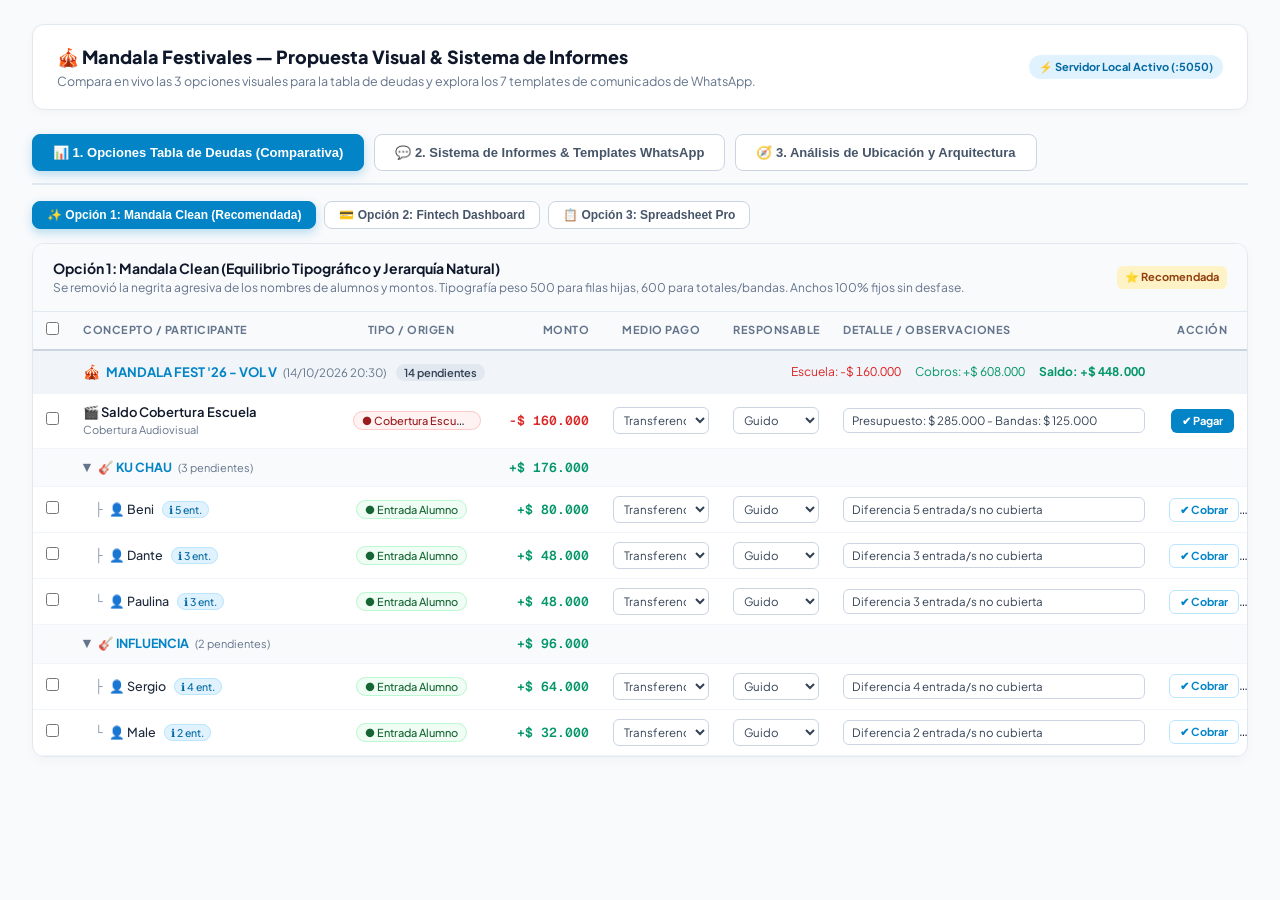
<file: propuesta_deudas.html>
<!DOCTYPE html>
<html lang="es">
<head>
  <meta charset="UTF-8">
  <meta name="viewport" content="width=device-width, initial-scale=1.0">
  <title>Mandala Festivales — Propuesta Visual y Sistema de Informes</title>
  <link rel="preconnect" href="https://fonts.googleapis.com">
  <link rel="preconnect" href="https://fonts.gstatic.com" crossorigin>
  <link href="https://fonts.googleapis.com/css2?family=Plus+Jakarta+Sans:wght@400;500;600;700;800&family=Geist+Mono:wght@400;500;600;700&display=swap" rel="stylesheet">
  <style>
    :root {
      --bg: #f8fafc;
      --card-bg: #ffffff;
      --border: #e2e8f0;
      --border-dark: #cbd5e1;
      --text: #0f172a;
      --text-muted: #64748b;
      --primary: #0284c7;
      --primary-hover: #0369a1;
      --green: #059669;
      --green-bg: #f0fdf4;
      --green-border: #bbf7d0;
      --red: #dc2626;
      --red-bg: #fef2f2;
      --red-border: #fecaca;
    }

    * { box-sizing: border-box; margin: 0; padding: 0; }
    body {
      font-family: 'Plus Jakarta Sans', -apple-system, BlinkMacSystemFont, sans-serif;
      background: var(--bg);
      color: var(--text);
      padding: 24px 32px 60px;
      font-size: 13px;
      line-height: 1.5;
    }

    .top-header {
      display: flex;
      justify-content: space-between;
      align-items: center;
      margin-bottom: 24px;
      background: #fff;
      padding: 18px 24px;
      border-radius: 12px;
      border: 1px solid var(--border);
      box-shadow: 0 2px 8px rgba(0,0,0,0.03);
    }
    .top-header h1 { font-size: 18px; font-weight: 800; color: #0f172a; display: flex; align-items: center; gap: 8px; }
    .top-header p { font-size: 12.5px; color: var(--text-muted); margin-top: 2px; }
    .badge-live { background: #e0f2fe; color: #0369a1; font-weight: 700; font-size: 11px; padding: 4px 10px; border-radius: 20px; }

    /* SECCIÓN DE TABS */
    .tabs-nav {
      display: flex;
      gap: 10px;
      margin-bottom: 16px;
      border-bottom: 2px solid #e2e8f0;
      padding-bottom: 12px;
    }
    .tab-trigger {
      padding: 10px 20px;
      border: 1px solid var(--border-dark);
      background: #fff;
      border-radius: 8px;
      font-weight: 700;
      font-size: 13px;
      color: #475569;
      cursor: pointer;
      display: inline-flex;
      align-items: center;
      gap: 8px;
      transition: all .15s ease;
    }
    .tab-trigger:hover { background: #f1f5f9; color: #0f172a; }
    .tab-trigger.active {
      background: var(--primary);
      color: #fff;
      border-color: var(--primary);
      box-shadow: 0 4px 10px rgba(2, 132, 199, 0.25);
    }

    .tab-content { display: none; }
    .tab-content.active { display: block; animation: fadeIn .2s ease; }
    @keyframes fadeIn { from { opacity: 0; transform: translateY(4px); } to { opacity: 1; transform: translateY(0); } }

    .content-box {
      background: #fff;
      border: 1px solid var(--border);
      border-radius: 12px;
      overflow: hidden;
      box-shadow: 0 4px 12px rgba(0,0,0,0.03);
      margin-bottom: 28px;
    }
    .box-banner {
      padding: 14px 20px;
      background: #f8fafc;
      border-bottom: 1px solid var(--border);
      display: flex;
      justify-content: space-between;
      align-items: center;
    }
    .box-banner h3 { font-size: 14px; font-weight: 700; color: #0f172a; }
    .box-banner p { font-size: 12px; color: var(--text-muted); }
    .tag-highlight {
      font-size: 11px;
      font-weight: 700;
      padding: 3px 8px;
      border-radius: 6px;
      background: #fef3c7;
      color: #92400e;
    }

    /* ESTILO TABLAS DE DEUDAS (FIXED TABLE LAYOUT) */
    table.deudas-table {
      width: 100%;
      table-layout: fixed;
      border-collapse: collapse;
    }
    table.deudas-table th {
      padding: 10px 12px;
      font-size: 11px;
      font-weight: 700;
      text-transform: uppercase;
      letter-spacing: 0.5px;
      background: #f8fafc;
      color: #64748b;
      border-bottom: 1px solid var(--border);
      text-align: left;
    }
    table.deudas-table td {
      padding: 9px 12px;
      border-bottom: 1px solid #f1f5f9;
      vertical-align: middle;
      white-space: nowrap;
      overflow: hidden;
      text-overflow: ellipsis;
    }

    /* ANCHOS ESTRICTOS POR COLUMNA */
    .col-chk { width: 38px; text-align: center !important; }
    .col-concepto { width: 270px; }
    .col-tipo { width: 140px; text-align: center !important; }
    .col-monto { width: 120px; text-align: right !important; }
    .col-medio { width: 120px; text-align: center !important; }
    .col-resp { width: 110px; text-align: center !important; }
    .col-obs { width: auto; }
    .col-accion { width: 90px; text-align: center !important; }

    /* CONTROLES DE TABLA */
    .table-select {
      width: 100%;
      padding: 4px 6px;
      font-size: 11.5px;
      border: 1px solid var(--border-dark);
      border-radius: 6px;
      background: #fff;
      color: #334155;
      font-family: inherit;
    }
    .table-input {
      width: 100%;
      padding: 4px 8px;
      font-size: 11.5px;
      border: 1px solid var(--border-dark);
      border-radius: 6px;
      background: #fff;
      color: #334155;
      font-family: inherit;
    }
    .table-btn {
      padding: 4px 10px;
      font-size: 11px;
      border-radius: 6px;
      font-weight: 700;
      cursor: pointer;
      border: 1px solid transparent;
      transition: all .15s ease;
      font-family: inherit;
    }

    /* =========================================================
       OPCIÓN 1: MANDALA CLEAN (RECOMENDADA)
       ========================================================= */
    .opt1 .group-header {
      background: #f1f5f9;
      border-top: 2px solid #cbd5e1;
    }
    .opt1 .fila-banda {
      background: #f8fafc;
      border-top: 1px solid #e2e8f0;
    }
    .opt1 .banda-title {
      font-weight: 700;
      font-size: 12.5px;
      color: #0284c7;
    }
    .opt1 .monto-pos {
      color: var(--green);
      font-weight: 600;
      font-variant-numeric: tabular-nums;
      font-family: 'Geist Mono', monospace;
    }
    .opt1 .monto-neg {
      color: var(--red);
      font-weight: 600;
      font-variant-numeric: tabular-nums;
      font-family: 'Geist Mono', monospace;
    }
    .opt1 .name-normal {
      font-weight: 500;
      color: #1e293b;
      font-size: 12.5px;
    }
    .opt1 .tree-symbol {
      color: #94a3b8;
      font-family: monospace;
      margin-right: 4px;
    }
    .opt1 .pill-escuela {
      background: var(--red-bg);
      color: #991b1b;
      border: 1px solid var(--red-border);
      padding: 2px 8px;
      border-radius: 12px;
      font-size: 11px;
      font-weight: 500;
    }
    .opt1 .pill-alumno {
      background: var(--green-bg);
      color: #166534;
      border: 1px solid var(--green-border);
      padding: 2px 8px;
      border-radius: 12px;
      font-size: 11px;
      font-weight: 500;
    }
    .opt1 .pill-ent {
      background: #e0f2fe;
      color: #0369a1;
      border: 1px solid #bae6fd;
      padding: 1px 6px;
      border-radius: 10px;
      font-size: 10.5px;
      font-weight: 500;
      margin-left: 6px;
    }
    .opt1 .btn-pagar { background: var(--primary); color: #fff; }
    .opt1 .btn-pagar:hover { background: var(--primary-hover); }
    .opt1 .btn-cobrar { background: #fff; color: var(--primary); border-color: #bae6fd; }
    .opt1 .btn-cobrar:hover { background: #f0f9ff; }

    /* =========================================================
       OPCIÓN 2: FINTECH DASHBOARD
       ========================================================= */
    .opt2 .group-header { background: #e2e8f0; font-weight: 700; }
    .opt2 .fila-banda { background: #eff6ff; border-top: 1px solid #bfdbfe; }
    .opt2 .banda-badge {
      background: #dbeafe;
      color: #1e40af;
      padding: 3px 8px;
      border-radius: 6px;
      font-weight: 700;
      font-size: 11.5px;
    }
    .opt2 .monto-pos { color: #047857; font-weight: 700; font-family: 'Geist Mono', monospace; }
    .opt2 .monto-neg { color: #b91c1c; font-weight: 700; font-family: 'Geist Mono', monospace; }
    .opt2 .pill-escuela { background: #fee2e2; color: #991b1b; border-radius: 6px; font-weight: 600; padding: 2px 6px; font-size: 10.5px; text-transform: uppercase; }
    .opt2 .pill-alumno { background: #dbeafe; color: #1e40af; border-radius: 6px; font-weight: 600; padding: 2px 6px; font-size: 10.5px; text-transform: uppercase; }
    .opt2 .btn-pagar { background: #047857; color: #fff; }
    .opt2 .btn-cobrar { background: #f1f5f9; color: #334155; border-color: #cbd5e1; }

    /* =========================================================
       OPCIÓN 3: SPREADSHEET PRO
       ========================================================= */
    .opt3 table.deudas-table { border: 1px solid var(--border-dark); }
    .opt3 table.deudas-table th { border-right: 1px solid var(--border-dark); background: #f1f5f9; }
    .opt3 table.deudas-table td { border-right: 1px solid #f1f5f9; font-size: 12px; }
    .opt3 .group-header { background: #e2e8f0; border-top: 2px solid #94a3b8; }
    .opt3 .fila-banda { background: #f8fafc; border-top: 1px solid var(--border-dark); font-weight: 600; }
    .opt3 .monto-pos { color: #15803d; font-family: 'Geist Mono', monospace; font-weight: 600; }
    .opt3 .monto-neg { color: #b91c1c; font-family: 'Geist Mono', monospace; font-weight: 600; }
    .opt3 .btn-pagar { background: #0f172a; color: #fff; font-size: 10.5px; padding: 3px 6px; }
    .opt3 .btn-cobrar { background: #fff; color: #0f172a; border-color: #cbd5e1; font-size: 10.5px; padding: 3px 6px; }

    /* =========================================================
       SECCIÓN DE INFORMES Y TEMPLATES (WHATSAPP PREVIEWS)
       ========================================================= */
    .informes-layout {
      display: grid;
      grid-template-columns: 290px 1fr;
      gap: 20px;
    }
    .template-sidebar {
      background: #fff;
      border: 1px solid var(--border);
      border-radius: 12px;
      padding: 14px;
    }
    .template-cat-title {
      font-size: 11px;
      font-weight: 800;
      color: var(--text-muted);
      text-transform: uppercase;
      letter-spacing: 0.5px;
      margin: 12px 0 6px 8px;
    }
    .template-item-btn {
      width: 100%;
      text-align: left;
      padding: 9px 12px;
      border-radius: 8px;
      border: 1px solid transparent;
      background: transparent;
      cursor: pointer;
      font-size: 12.5px;
      font-weight: 600;
      color: #334155;
      display: flex;
      align-items: center;
      gap: 8px;
      transition: all .15s ease;
      margin-bottom: 4px;
    }
    .template-item-btn:hover { background: #f8fafc; }
    .template-item-btn.active {
      background: #f0fdf4;
      color: #166534;
      border-color: #bbf7d0;
      font-weight: 700;
    }

    .preview-card {
      background: #fff;
      border: 1px solid var(--border);
      border-radius: 12px;
      padding: 20px;
      display: flex;
      flex-direction: column;
    }
    .preview-header {
      display: flex;
      justify-content: space-between;
      align-items: center;
      margin-bottom: 16px;
      padding-bottom: 12px;
      border-bottom: 1px solid var(--border);
    }
    .preview-header h4 { font-size: 15px; font-weight: 700; color: #0f172a; }
    .preview-actions { display: flex; gap: 8px; }
    .btn-wa-copy {
      background: #25d366;
      color: #fff;
      border: none;
      padding: 8px 14px;
      border-radius: 8px;
      font-weight: 700;
      font-size: 12.5px;
      cursor: pointer;
      display: inline-flex;
      align-items: center;
      gap: 6px;
      box-shadow: 0 2px 6px rgba(37,211,102,0.3);
      transition: all .15s;
    }
    .btn-wa-copy:hover { background: #1eb956; transform: translateY(-1px); }

    /* BURBUJA WHATSAPP */
    .whatsapp-bubble {
      background: #efeae2;
      border-radius: 12px;
      padding: 16px;
      background-image: radial-gradient(#d1d7db 1px, transparent 1px);
      background-size: 16px 16px;
      flex-grow: 1;
    }
    .message-card {
      background: #ffffff;
      border-radius: 8px 8px 8px 0px;
      padding: 14px 16px;
      max-width: 680px;
      box-shadow: 0 1px 2px rgba(0,0,0,0.15);
      position: relative;
      font-size: 13px;
      line-height: 1.6;
      color: #111b21;
      white-space: pre-line;
      font-family: -apple-system, BlinkMacSystemFont, "Segoe UI", Roboto, Helvetica, Arial, sans-serif;
    }
    .message-card strong { font-weight: 700; }
    .meta-tag-var {
      background: #fef08a;
      color: #854d0e;
      padding: 1px 4px;
      border-radius: 4px;
      font-family: monospace;
      font-size: 11.5px;
      font-weight: 600;
    }

    /* TOAST COPIADO */
    #toast-msg {
      position: fixed;
      bottom: 24px;
      right: 24px;
      background: #0f172a;
      color: #fff;
      padding: 10px 18px;
      border-radius: 8px;
      font-size: 13px;
      font-weight: 600;
      box-shadow: 0 4px 12px rgba(0,0,0,0.25);
      opacity: 0;
      transform: translateY(10px);
      transition: all .2s ease;
      pointer-events: none;
      z-index: 9999;
    }
    #toast-msg.show { opacity: 1; transform: translateY(0); }
  </style>
</head>
<body>

  <!-- HEADER SUPERIOR -->
  <div class="top-header">
    <div>
      <h1>🎪 Mandala Festivales — Propuesta Visual & Sistema de Informes</h1>
      <p>Compara en vivo las 3 opciones visuales para la tabla de deudas y explora los 7 templates de comunicados de WhatsApp.</p>
    </div>
    <span class="badge-live">⚡ Servidor Local Activo (:5050)</span>
  </div>

  <!-- NAVEGACIÓN PRINCIPAL -->
  <div class="tabs-nav">
    <button class="tab-trigger active" onclick="mostrarSeccion('tab-deudas', this)">
      📊 1. Opciones Tabla de Deudas (Comparativa)
    </button>
    <button class="tab-trigger" onclick="mostrarSeccion('tab-informes', this)">
      💬 2. Sistema de Informes & Templates WhatsApp
    </button>
    <button class="tab-trigger" onclick="mostrarSeccion('tab-arquitectura', this)">
      🧭 3. Análisis de Ubicación y Arquitectura
    </button>
  </div>

  <!-- =========================================================
       SECCIÓN 1: COMPARATIVA DE LAS 3 OPCIONES VISUALES
       ========================================================= -->
  <div id="tab-deudas" class="tab-content active">
    
    <!-- SUB-TABS DE LAS 3 OPCIONES -->
    <div style="display:flex; gap:8px; margin-bottom: 14px;">
      <button class="tab-trigger active" style="font-size:12px; padding:6px 14px;" onclick="cambiarOpcionDeuda('opt1', this)">
        ✨ Opción 1: Mandala Clean (Recomendada)
      </button>
      <button class="tab-trigger" style="font-size:12px; padding:6px 14px;" onclick="cambiarOpcionDeuda('opt2', this)">
        💳 Opción 2: Fintech Dashboard
      </button>
      <button class="tab-trigger" style="font-size:12px; padding:6px 14px;" onclick="cambiarOpcionDeuda('opt3', this)">
        📋 Opción 3: Spreadsheet Pro
      </button>
    </div>

    <!-- CONTENEDOR OPCIÓN 1 -->
    <div id="box-opt1" class="content-box opt1">
      <div class="box-banner">
        <div>
          <h3>Opción 1: Mandala Clean (Equilibrio Tipográfico y Jerarquía Natural)</h3>
          <p>Se removió la negrita agresiva de los nombres de alumnos y montos. Tipografía peso 500 para filas hijas, 600 para totales/bandas. Anchos 100% fijos sin desfase.</p>
        </div>
        <span class="tag-highlight">⭐ Recomendada</span>
      </div>
      <table class="deudas-table">
        <thead>
          <tr>
            <th class="col-chk"><input type="checkbox"></th>
            <th class="col-concepto">Concepto / Participante</th>
            <th class="col-tipo">Tipo / Origen</th>
            <th class="col-monto">Monto</th>
            <th class="col-medio">Medio Pago</th>
            <th class="col-resp">Responsable</th>
            <th class="col-obs">Detalle / Observaciones</th>
            <th class="col-accion">Acción</th>
          </tr>
        </thead>
        <tbody>
          <!-- EVENTO CABECERA -->
          <tr class="group-header">
            <td class="col-chk"></td>
            <td colspan="3" style="padding:10px 12px;">
              <span style="font-size:14px;">🎪</span>
              <strong style="color:var(--primary); font-size:13px; margin-left:4px;">MANDALA FEST '26 - VOL V</strong>
              <span style="color:var(--text-muted); font-size:11.5px; margin-left:4px;">(14/10/2026 20:30)</span>
              <span style="background:#e2e8f0; color:#334155; font-size:11px; padding:2px 8px; border-radius:10px; margin-left:8px; font-weight:600;">14 pendientes</span>
            </td>
            <td colspan="3" style="text-align:right; font-size:12px; font-variant-numeric:tabular-nums;">
              <span style="color:var(--red); margin-right:12px;">Escuela: -$ 160.000</span>
              <span style="color:var(--green); margin-right:12px;">Cobros: +$ 608.000</span>
              <strong style="color:var(--green);">Saldo: +$ 448.000</strong>
            </td>
            <td class="col-accion"></td>
          </tr>

          <!-- SALDO COBERTURA ESCUELA -->
          <tr>
            <td class="col-chk"><input type="checkbox"></td>
            <td>
              <div style="font-weight:600; color:#0f172a;">🎬 Saldo Cobertura Escuela</div>
              <div style="font-size:11px; color:var(--text-muted);">Cobertura Audiovisual</div>
            </td>
            <td class="col-tipo"><span class="pill-escuela">● Cobertura Escuela</span></td>
            <td class="col-monto monto-neg">-$ 160.000</td>
            <td class="col-medio"><select class="table-select"><option>Transferencia</option></select></td>
            <td class="col-resp"><select class="table-select"><option>Guido</option></select></td>
            <td class="col-obs"><input type="text" class="table-input" value="Presupuesto: $ 285.000 - Bandas: $ 125.000"></td>
            <td class="col-accion"><button class="table-btn btn-pagar">✔ Pagar</button></td>
          </tr>

          <!-- BANDA 1: KU CHAU -->
          <tr class="fila-banda">
            <td class="col-chk"></td>
            <td>
              <span style="color:#64748b; font-size:11px; margin-right:4px;">▼</span>
              <span class="banda-title">🎸 KU CHAU</span>
              <span style="font-size:11px; color:var(--text-muted); font-weight:400; margin-left:4px;">(3 pendientes)</span>
            </td>
            <td></td>
            <td class="col-monto monto-pos">+$ 176.000</td>
            <td colspan="3"></td>
            <td class="col-accion"></td>
          </tr>
          <tr>
            <td class="col-chk"><input type="checkbox"></td>
            <td style="padding-left:24px;">
              <span class="tree-symbol">├</span>
              <span class="name-normal">👤 Beni</span>
              <span class="pill-ent">ℹ 5 ent.</span>
            </td>
            <td class="col-tipo"><span class="pill-alumno">● Entrada Alumno</span></td>
            <td class="col-monto monto-pos">+$ 80.000</td>
            <td class="col-medio"><select class="table-select"><option>Transferencia</option></select></td>
            <td class="col-resp"><select class="table-select"><option>Guido</option></select></td>
            <td class="col-obs"><input type="text" class="table-input" value="Diferencia 5 entrada/s no cubierta"></td>
            <td class="col-accion"><button class="table-btn btn-cobrar">✔ Cobrar</button></td>
          </tr>
          <tr>
            <td class="col-chk"><input type="checkbox"></td>
            <td style="padding-left:24px;">
              <span class="tree-symbol">├</span>
              <span class="name-normal">👤 Dante</span>
              <span class="pill-ent">ℹ 3 ent.</span>
            </td>
            <td class="col-tipo"><span class="pill-alumno">● Entrada Alumno</span></td>
            <td class="col-monto monto-pos">+$ 48.000</td>
            <td class="col-medio"><select class="table-select"><option>Transferencia</option></select></td>
            <td class="col-resp"><select class="table-select"><option>Guido</option></select></td>
            <td class="col-obs"><input type="text" class="table-input" value="Diferencia 3 entrada/s no cubierta"></td>
            <td class="col-accion"><button class="table-btn btn-cobrar">✔ Cobrar</button></td>
          </tr>
          <tr>
            <td class="col-chk"><input type="checkbox"></td>
            <td style="padding-left:24px;">
              <span class="tree-symbol">└</span>
              <span class="name-normal">👤 Paulina</span>
              <span class="pill-ent">ℹ 3 ent.</span>
            </td>
            <td class="col-tipo"><span class="pill-alumno">● Entrada Alumno</span></td>
            <td class="col-monto monto-pos">+$ 48.000</td>
            <td class="col-medio"><select class="table-select"><option>Transferencia</option></select></td>
            <td class="col-resp"><select class="table-select"><option>Guido</option></select></td>
            <td class="col-obs"><input type="text" class="table-input" value="Diferencia 3 entrada/s no cubierta"></td>
            <td class="col-accion"><button class="table-btn btn-cobrar">✔ Cobrar</button></td>
          </tr>

          <!-- BANDA 2: INFLUENCIA -->
          <tr class="fila-banda">
            <td class="col-chk"></td>
            <td>
              <span style="color:#64748b; font-size:11px; margin-right:4px;">▼</span>
              <span class="banda-title">🎸 INFLUENCIA</span>
              <span style="font-size:11px; color:var(--text-muted); font-weight:400; margin-left:4px;">(2 pendientes)</span>
            </td>
            <td></td>
            <td class="col-monto monto-pos">+$ 96.000</td>
            <td colspan="3"></td>
            <td class="col-accion"></td>
          </tr>
          <tr>
            <td class="col-chk"><input type="checkbox"></td>
            <td style="padding-left:24px;">
              <span class="tree-symbol">├</span>
              <span class="name-normal">👤 Sergio</span>
              <span class="pill-ent">ℹ 4 ent.</span>
            </td>
            <td class="col-tipo"><span class="pill-alumno">● Entrada Alumno</span></td>
            <td class="col-monto monto-pos">+$ 64.000</td>
            <td class="col-medio"><select class="table-select"><option>Transferencia</option></select></td>
            <td class="col-resp"><select class="table-select"><option>Guido</option></select></td>
            <td class="col-obs"><input type="text" class="table-input" value="Diferencia 4 entrada/s no cubierta"></td>
            <td class="col-accion"><button class="table-btn btn-cobrar">✔ Cobrar</button></td>
          </tr>
          <tr>
            <td class="col-chk"><input type="checkbox"></td>
            <td style="padding-left:24px;">
              <span class="tree-symbol">└</span>
              <span class="name-normal">👤 Male</span>
              <span class="pill-ent">ℹ 2 ent.</span>
            </td>
            <td class="col-tipo"><span class="pill-alumno">● Entrada Alumno</span></td>
            <td class="col-monto monto-pos">+$ 32.000</td>
            <td class="col-medio"><select class="table-select"><option>Transferencia</option></select></td>
            <td class="col-resp"><select class="table-select"><option>Guido</option></select></td>
            <td class="col-obs"><input type="text" class="table-input" value="Diferencia 2 entrada/s no cubierta"></td>
            <td class="col-accion"><button class="table-btn btn-cobrar">✔ Cobrar</button></td>
          </tr>
        </tbody>
      </table>
    </div>

    <!-- CONTENEDOR OPCIÓN 2 -->
    <div id="box-opt2" class="content-box opt2" style="display:none;">
      <div class="box-banner">
        <div>
          <h3>Opción 2: Fintech Dashboard (Look Moderno & Tags Destacados)</h3>
          <p>Agrupa las bandas mediante chips/tags (`🎸 KU CHAU`), números monoespaciados Geist y botones con mayor peso visual.</p>
        </div>
      </div>
      <table class="deudas-table">
        <thead>
          <tr>
            <th class="col-chk"><input type="checkbox"></th>
            <th class="col-concepto">Concepto / Participante</th>
            <th class="col-tipo">Tipo / Origen</th>
            <th class="col-monto">Monto</th>
            <th class="col-medio">Medio Pago</th>
            <th class="col-resp">Responsable</th>
            <th class="col-obs">Detalle / Observaciones</th>
            <th class="col-accion">Acción</th>
          </tr>
        </thead>
        <tbody>
          <tr class="group-header">
            <td class="col-chk"></td>
            <td colspan="3" style="padding:10px 12px;">🎪 <strong>MANDALA FEST '26 - VOL V</strong></td>
            <td colspan="3" style="text-align:right;">Escuela: -$ 160.000 | Cobros: +$ 608.000 | <strong>Saldo: +$ 448.000</strong></td>
            <td class="col-accion"></td>
          </tr>
          <tr>
            <td class="col-chk"><input type="checkbox"></td>
            <td><strong>🎬 Saldo Cobertura Escuela</strong></td>
            <td class="col-tipo"><span class="pill-escuela">Cobertura Escuela</span></td>
            <td class="col-monto monto-neg">-$ 160.000</td>
            <td class="col-medio"><select class="table-select"><option>Transferencia</option></select></td>
            <td class="col-resp"><select class="table-select"><option>Guido</option></select></td>
            <td class="col-obs"><input type="text" class="table-input" value="Presupuesto: $ 285.000"></td>
            <td class="col-accion"><button class="table-btn btn-pagar">Pagar</button></td>
          </tr>
          <tr class="fila-banda">
            <td class="col-chk"></td>
            <td><span class="banda-badge">🎸 KU CHAU</span> <small style="color:#64748b;">3 pendientes</small></td>
            <td></td>
            <td class="col-monto monto-pos">+$ 176.000</td>
            <td colspan="3"></td>
            <td class="col-accion"></td>
          </tr>
          <tr>
            <td class="col-chk"><input type="checkbox"></td>
            <td style="padding-left:24px;">Beni <small style="color:#0284c7; background:#e0f2fe; padding:1px 5px; border-radius:4px;">5 ent.</small></td>
            <td class="col-tipo"><span class="pill-alumno">Entrada Alumno</span></td>
            <td class="col-monto monto-pos">+$ 80.000</td>
            <td class="col-medio"><select class="table-select"><option>Transferencia</option></select></td>
            <td class="col-resp"><select class="table-select"><option>Guido</option></select></td>
            <td class="col-obs"><input type="text" class="table-input" value="Diferencia 5 entrada/s no cubierta"></td>
            <td class="col-accion"><button class="table-btn btn-cobrar">Cobrar</button></td>
          </tr>
        </tbody>
      </table>
    </div>

    <!-- CONTENEDOR OPCIÓN 3 -->
    <div id="box-opt3" class="content-box opt3" style="display:none;">
      <div class="box-banner">
        <div>
          <h3>Opción 3: Spreadsheet Pro (Cuadrícula Contable Compacta)</h3>
          <p>Líneas de división entre celdas, máxima densidad de filas y estética técnica de hoja de cálculo.</p>
        </div>
      </div>
      <table class="deudas-table">
        <thead>
          <tr>
            <th class="col-chk"><input type="checkbox"></th>
            <th class="col-concepto">Concepto / Participante</th>
            <th class="col-tipo">Tipo / Origen</th>
            <th class="col-monto">Monto</th>
            <th class="col-medio">Medio Pago</th>
            <th class="col-resp">Responsable</th>
            <th class="col-obs">Detalle / Observaciones</th>
            <th class="col-accion">Acción</th>
          </tr>
        </thead>
        <tbody>
          <tr class="group-header">
            <td class="col-chk"></td>
            <td colspan="3" style="padding:6px 12px;">🎪 MANDALA FEST '26 - VOL V</td>
            <td colspan="3" style="text-align:right;">-$ 160.000 / +$ 608.000 / <strong>+$ 448.000</strong></td>
            <td class="col-accion"></td>
          </tr>
          <tr>
            <td class="col-chk"><input type="checkbox"></td>
            <td>🎬 Saldo Cobertura Escuela</td>
            <td class="col-tipo"><span class="pill-escuela">Cobertura Escuela</span></td>
            <td class="col-monto monto-neg">-$ 160.000</td>
            <td class="col-medio"><select class="table-select"><option>Transferencia</option></select></td>
            <td class="col-resp"><select class="table-select"><option>Guido</option></select></td>
            <td class="col-obs"><input type="text" class="table-input" value="Presupuesto: $ 285.000"></td>
            <td class="col-accion"><button class="table-btn btn-pagar">Pagar</button></td>
          </tr>
          <tr class="fila-banda">
            <td class="col-chk"></td>
            <td>🎸 KU CHAU</td>
            <td></td>
            <td class="col-monto monto-pos">+$ 176.000</td>
            <td colspan="3"></td>
            <td class="col-accion"></td>
          </tr>
          <tr>
            <td class="col-chk"><input type="checkbox"></td>
            <td style="padding-left:18px;">├ Beni (5 ent.)</td>
            <td class="col-tipo"><span class="pill-alumno">Entrada Alumno</span></td>
            <td class="col-monto monto-pos">+$ 80.000</td>
            <td class="col-medio"><select class="table-select"><option>Transferencia</option></select></td>
            <td class="col-resp"><select class="table-select"><option>Guido</option></select></td>
            <td class="col-obs"><input type="text" class="table-input" value="Diferencia 5 entrada/s no cubierta"></td>
            <td class="col-accion"><button class="table-btn btn-cobrar">Cobrar</button></td>
          </tr>
        </tbody>
      </table>
    </div>

  </div>

  <!-- =========================================================
       SECCIÓN 2: SISTEMA DE INFORMES & TEMPLATES WHATSAPP
       ========================================================= -->
  <div id="tab-informes" class="tab-content">
    <div class="informes-layout">
      
      <!-- LISTA DE TEMPLATES A LA IZQUIERDA -->
      <div class="template-sidebar">
        <h4 style="font-size:13px; font-weight:800; margin-bottom:10px; color:#0f172a;">Templates Disponibles</h4>

        <div class="template-cat-title">🎬 Cobertura Audiovisual</div>
        <button class="template-item-btn active" onclick="cargarTemplate(0, this)">
          📢 1. Aviso de Cobertura
        </button>
        <button class="template-item-btn" onclick="cargarTemplate(1, this)">
          💸 2. Datos para Pagar Cobertura
        </button>
        <button class="template-item-btn" onclick="cargarTemplate(6, this)">
          📹 3. Lista a la Productora
        </button>

        <div class="template-cat-title">🎵 Cronograma & Bandas</div>
        <button class="template-item-btn" onclick="cargarTemplate(3, this)">
          🎪 4. Orden de Bandas
        </button>
        <button class="template-item-btn" onclick="cargarTemplate(4, this)">
          📋 5. Cronograma Detallado
        </button>
        <button class="template-item-btn" onclick="cargarTemplate(5, this)">
          🎸 6. Lista de Temas Jam
        </button>

        <div class="template-cat-title">🎟️ Incumplimiento & Cobranza</div>
        <button class="template-item-btn" onclick="cargarTemplate(2, this)">
          ⚠️ 7. Entradas Pendientes (Alumno)
        </button>
      </div>

      <!-- PREVIEW CARD A LA DERECHA -->
      <div class="preview-card">
        <div class="preview-header">
          <div>
            <h4 id="tpl-title">1. Aviso de Cobertura a las Bandas</h4>
            <p style="font-size:12px; color:var(--text-muted);" id="tpl-desc">Mensaje para compartir en los grupos de WhatsApp de las bandas con las opciones de cobertura.</p>
          </div>
          <div class="preview-actions">
            <button class="btn-wa-copy" onclick="copiarTemplateActual()">
              📋 Copiar para WhatsApp
            </button>
          </div>
        </div>

        <div class="whatsapp-bubble">
          <div class="message-card" id="tpl-body">
            <!-- RENDERIZADO VÍA JS -->
          </div>
        </div>
      </div>

    </div>
  </div>

  <!-- =========================================================
       SECCIÓN 3: ANÁLISIS DE UBICACIÓN Y ARQUITECTURA
       ========================================================= -->
  <div id="tab-arquitectura" class="tab-content">
    <div class="content-box" style="padding: 24px;">
      <h3 style="font-size: 16px; font-weight: 800; margin-bottom: 12px; color: #0f172a;">
        ¿Dónde ubicar estas acciones? Propuesta de Arquitectura Híbrida Inteligente
      </h3>

      <div style="display: grid; grid-template-columns: 1fr 1fr; gap: 20px; margin-top: 18px;">
        
        <div style="border: 1px solid var(--border); border-radius: 10px; padding: 18px; background: #fafbfc;">
          <h4 style="font-size: 14px; font-weight: 700; color: #0284c7; margin-bottom: 8px;">
            1. Pestaña Centralizada "📢 Informes" en el Festival
          </h4>
          <p style="font-size: 12.5px; color: #475569; margin-bottom: 12px;">
            Ubicada en la barra de navegación del evento junto a <em>Cronograma, Finanzas, Rider, Participantes, Cobertura, Gastos</em>.
          </p>
          <ul style="padding-left: 20px; font-size: 12.5px; color: #334155; line-height: 1.6;">
            <li>Permite generar y copiar comunicados <strong>globales</strong> de un solo clic.</li>
            <li>Inyecta automáticamente los precios, bandas, horarios y datos bancarios cargados en ese festival.</li>
            <li>Previsualiza el formato real de WhatsApp antes de enviarlo.</li>
          </ul>
        </div>

        <div style="border: 1px solid var(--border); border-radius: 10px; padding: 18px; background: #fafbfc;">
          <h4 style="font-size: 14px; font-weight: 700; color: #059669; margin-bottom: 8px;">
            2. Botón Contextual Rápido (💬) en Tablas
          </h4>
          <p style="font-size: 12.5px; color: #475569; margin-bottom: 12px;">
            En las filas de la tabla de Deudas y en la tabla de Participantes donde un alumno adeuda entradas.
          </p>
          <ul style="padding-left: 20px; font-size: 12.5px; color: #334155; line-height: 1.6;">
            <li>Un pequeño botón <strong>💬</strong> al lado del alumno moroso.</li>
            <li>Al hacer clic, abre un modal con el <strong>Template 7 (Incumplimiento)</strong> ya completado con su nombre, entradas faltantes y total a transferir.</li>
            <li>No requiere salir de la tabla ni buscar al alumno manualmente.</li>
          </ul>
        </div>

      </div>

      <div style="margin-top: 24px; padding: 16px; background: #eff6ff; border: 1px solid #bfdbfe; border-radius: 8px;">
        <strong style="color: #1e40af; font-size: 13px;">💡 Conclusión:</strong>
        <span style="font-size: 12.5px; color: #1e3a8a;">
          Esta combinación híbrida resuelve tanto los <strong>informes masivos del festival</strong> como la <strong>cobranza operativa diaria e individual</strong> sin sobrecargar la pantalla.
        </span>
      </div>
    </div>
  </div>

  <div id="toast-msg">✅ ¡Texto copiado para WhatsApp!</div>

  <script>
    // CAMBIO DE SECCIÓN SUPERIOR
    function mostrarSeccion(tabId, btn) {
      document.querySelectorAll('.tab-content').forEach(c => c.classList.remove('active'));
      document.querySelectorAll('.tabs-nav .tab-trigger').forEach(b => b.classList.remove('active'));
      document.getElementById(tabId).classList.add('active');
      btn.classList.add('active');
    }

    // CAMBIO DE OPCIÓN VISUAL DE DEUDAS
    function cambiarOpcionDeuda(optId, btn) {
      document.getElementById('box-opt1').style.display = (optId === 'opt1') ? 'block' : 'none';
      document.getElementById('box-opt2').style.display = (optId === 'opt2') ? 'block' : 'none';
      document.getElementById('box-opt3').style.display = (optId === 'opt3') ? 'block' : 'none';
      
      const buttons = btn.parentElement.querySelectorAll('.tab-trigger');
      buttons.forEach(b => b.classList.remove('active'));
      btn.classList.add('active');
    }

    // LISTADO DE TEMPLATES
    const TEMPLATES = [
      {
        title: "1. Aviso de Cobertura a las Bandas",
        desc: "Para enviar a los grupos de las bandas informando los packs de foto y reel.",
        raw: `*🤘 INMORTALIZÁ TU MANDALA FEST 🧩*

Buenas! Cómo están!? El día del FEST vamos a tener cobertura de foto y video para que cada banda pueda llevarse material profesional de la fecha y atesorar un recuerdo bien piolaa 😎 cada show es único! Debajo les dejo las opciones.

📷 *PACK DE FOTOS* — $25.000
Incluye entre 10 y 15 fotos de tu ensamble/banda, seleccionadas y editadas.

🎬 *REEL PERSONALIZADO* — $50.000
Como extra, también pueden sumar un reel personalizado de su ensamble, pensado para compartir en Instagram y redes.

👉 *El valor es por banda/ensamble, no por persona*. Se puede repartir entre todos los integrantes, por lo que termina siendo bastante económico para cada uno.

Pueden elegir:
📸 Solo fotos — $25.000
🎬 Solo reel — $50.000
📸🎬 Fotos + reel — $75.000
❌ O no contratar ninguno, obviamente.`
      },
      {
        title: "2. Informe de Datos a Pagar (Cobertura)",
        desc: "Para enviar tras el festival indicando a qué cuenta transferir la cobertura.",
        raw: `Buenas buenas!! Felicitaciones a tod@s por el hermoso despliegue que se mandaron en el festi! 🎉

Tema cobertura de show, les paso la info de a quién tienen que abonar. En lo posible porfi que uno solo haga la transferencia del total (uno de cada banda) así es más simple la vida je 🙏

💸 *TRANSFERIR A:*
Alias: ahora.jalea.chino
Titular: Dolores Reinwich

📷 *COBERTURA DE BANDAS:*
✅ Influencia: FOTOS + REEL — $75.000
✅ Autosabotaje: FOTOS — $25.000`
      },
      {
        title: "7. Incumplimiento de Entradas (Alumno Individual)",
        desc: "Mensaje individualizado para el alumno con cupo de entradas no cubierto.",
        raw: `Hola Beni, ¿cómo estás?
Tengo registrado del último festi que cubriste 10 entradas de las 15 que teníamos acordadas. Avisame cualquier cosa si tengo mal los datos, pero de no ser así, te pediría por favor abonar el valor de las que quedaron pendientes:

🎟 *Entradas que no se vendieron:* 5
💸 *Valor a abonar:* $80.000
👉 *Alias:* guidokerpel.mp

_Aclaración: se tomó el valor de entrada general para realizar el cálculo: $16.000._`
      },
      {
        title: "4. Orden y Bandas (Cronograma General)",
        desc: "Para anunciar la apertura de puertas, horario de show y orden de salida.",
        raw: `*CRONOGRAMA y ORDEN DE BANDAS* 🎪
⏰ *Apertura:* 20:30 hs | 🎵 *Show:* 21:00 hs

1. KU CHAU
2. INFLUENCIA
3. AUTOSABOTAJE
4. JAM`
      },
      {
        title: "5. Cronograma Detallado para Bandas",
        desc: "Para coordinación técnica de horarios, pruebas de sonido y camarines.",
        raw: `*📋 CRONOGRAMA DETALLADO DE LA FECHA*
📍 Venue: Gregón Bar (Hipólito Yrigoyen 4071)
📅 Fecha: Sábado 14/10/2026

⏰ *Horarios Técnicos:*
• 17:30 hs — Citación Técnica / Prueba de Sonido
• 19:30 hs — Apertura de Puertas
• 20:00 hs — Comienzo Puntual

🎸 *Orden y Tiempos de Escenario:*
1. 20:00 hs — KU CHAU (35 min)
2. 20:45 hs — INFLUENCIA (35 min)
3. 21:30 hs — AUTOSABOTAJE (40 min)
4. 22:20 hs — JAM SESSION (50 min)

⚠️ *Importante:* Rogamos máxima puntualidad en los cambios de banda para cuidar los tiempos de todos.`
      },
      {
        title: "6. Orden de Canciones para la Jam",
        desc: "Para enviar a los integrantes de la Jam con el orden oficial del repertorio.",
        raw: `🧩 *Buenas jamer@s!! ¿Cómo va? Habemus orden de temas a tocar* 👇

1. Zombie
2. What's My Age Again?
3. Raros Peinados 
4. Boys Don’t Cry
5. Farolito
6. Linger
7. Don’t Look Back

¡A romperla toda en el escenario! 🔥`
      },
      {
        title: "3. Cobertura Contratada para la Productora",
        desc: "Reporte exclusivo para avisar a la productora qué bandas filmar y fotografiar.",
        raw: `📷 *COBERTURA DE BANDAS — MANDALA FEST '26 VOL V*
📅 Fecha: 14/10/2026

Buenas! Les pasamos el listado confirmado de bandas con cobertura contratada para la fecha:

✅ Autosabotaje: FOTOS
✅ Influencia: FOTOS + REEL

Total bandas a cubrir: 2`
      }
    ];

    let templateActualIdx = 0;

    function cargarTemplate(idx, btn) {
      templateActualIdx = idx;
      const t = TEMPLATES[idx];
      document.getElementById('tpl-title').textContent = t.title;
      document.getElementById('tpl-desc').textContent = t.desc;
      document.getElementById('tpl-body').textContent = t.raw;

      document.querySelectorAll('.template-item-btn').forEach(b => b.classList.remove('active'));
      btn.classList.add('active');
    }

    function copiarTemplateActual() {
      const texto = TEMPLATES[templateActualIdx].raw;
      navigator.clipboard.writeText(texto).then(() => {
        mostrarToast();
      });
    }

    function mostrarToast() {
      const t = document.getElementById('toast-msg');
      t.classList.add('show');
      setTimeout(() => t.classList.remove('show'), 2400);
    }

    // Inicializar con el primer template
    document.addEventListener('DOMContentLoaded', () => {
      document.getElementById('tpl-body').textContent = TEMPLATES[0].raw;
    });
  </script>
</body>
</html>
</file>
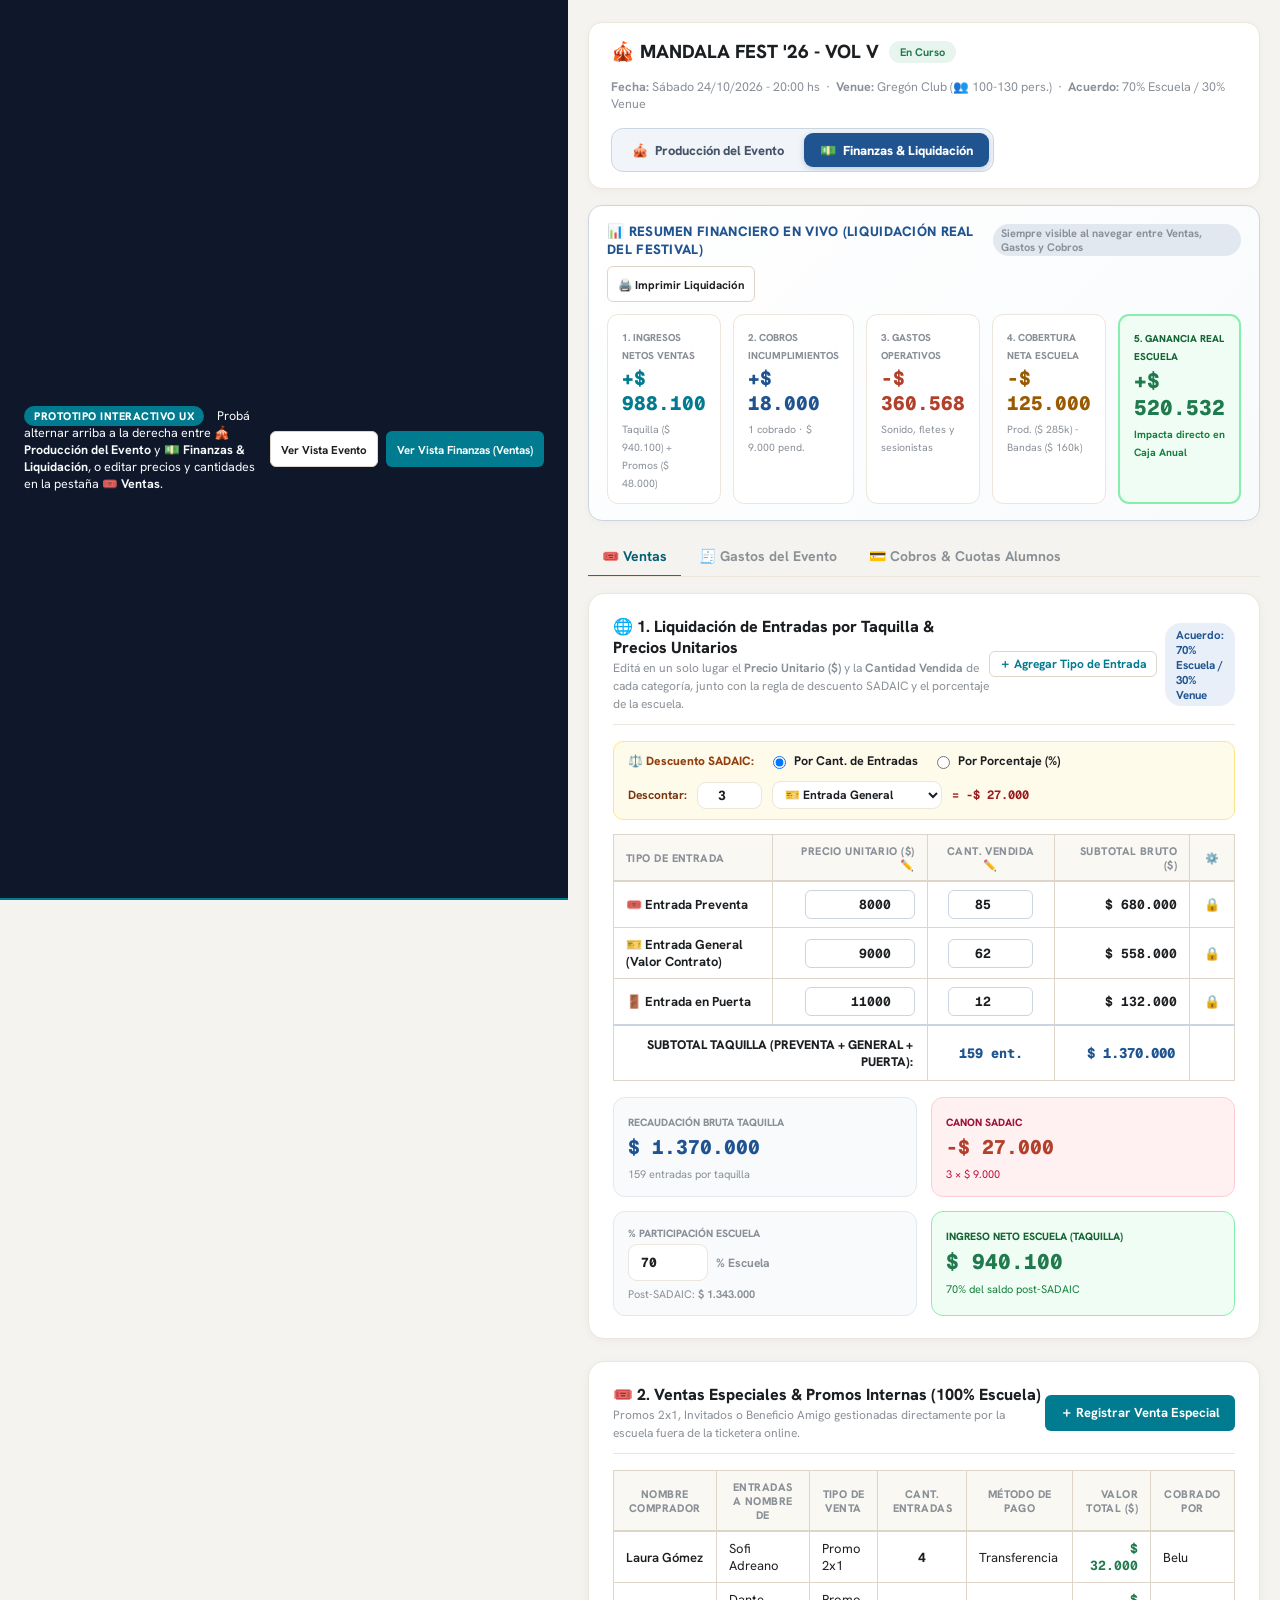
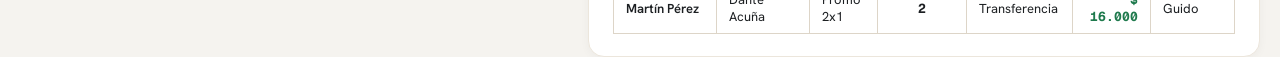
<file: propuesta_evento_y_finanzas_ux.html>
<!DOCTYPE html>
<html lang="es">
<head>
    <meta charset="UTF-8">
    <meta name="viewport" content="width=device-width, initial-scale=1.0">
    <title>Propuesta Visual UX — Evento ⇄ Finanzas (Mandala Festivales)</title>
    <link rel="icon" href="logo.png" type="image/png">
    <link rel="preconnect" href="https://fonts.googleapis.com">
    <link rel="preconnect" href="https://fonts.gstatic.com" crossorigin>
    <link href="https://fonts.googleapis.com/css2?family=Hanken+Grotesk:wght@400;500;600;700;800&family=Geist+Mono:wght@400;500;600;700&display=swap" rel="stylesheet">
    <link rel="stylesheet" href="styles.css">
    <style>
        body {
            background: #f5f3ef;
            margin: 0;
            font-family: 'Hanken Grotesk', sans-serif;
            color: var(--text-main);
        }
        .demo-banner {
            background: #0f172a;
            color: #f8fafc;
            padding: 10px 24px;
            font-size: 12.5px;
            display: flex;
            justify-content: space-between;
            align-items: center;
            border-bottom: 2px solid var(--accent-teal);
            position: sticky;
            top: 0;
            z-index: 1000;
        }
        .demo-badge {
            background: var(--accent-teal);
            color: #fff;
            font-weight: 800;
            padding: 3px 10px;
            border-radius: 999px;
            font-size: 11px;
            text-transform: uppercase;
            letter-spacing: 0.5px;
            margin-right: 10px;
        }
        .demo-container {
            max-width: 1340px;
            margin: 22px auto;
            padding: 0 20px 60px 20px;
        }

        /* CABECERA UNIFICADA DEL FESTIVAL CON SWITCH BIDIRECCIONAL */
        .festival-master-header {
            background: #ffffff;
            border: 1px solid var(--border-color);
            border-radius: 14px;
            padding: 16px 22px;
            margin-bottom: 16px;
            display: flex;
            justify-content: space-between;
            align-items: center;
            flex-wrap: wrap;
            gap: 16px;
            box-shadow: 0 2px 8px rgba(0,0,0,0.03);
        }
        .festival-header-left {
            display: flex;
            align-items: center;
            gap: 14px;
        }
        .festival-title-block h2 {
            margin: 0;
            font-size: 1.35em;
            font-weight: 800;
            color: var(--text-main);
            display: flex;
            align-items: center;
            gap: 10px;
        }
        .festival-meta-sub {
            font-size: 12.5px;
            color: var(--text-muted);
            margin-top: 4px;
        }

        /* SWITCH PÍLDORA DOBLE: PRODUCCIÓN ⇄ FINANZAS */
        .mode-switch-pill {
            display: inline-flex;
            background: #f1f5f9;
            padding: 4px;
            border-radius: 12px;
            border: 1px solid #cbd5e1;
            gap: 4px;
        }
        .mode-switch-btn {
            border: none;
            background: transparent;
            padding: 8px 16px;
            border-radius: 9px;
            font-family: inherit;
            font-size: 13px;
            font-weight: 800;
            color: #475569;
            cursor: pointer;
            display: flex;
            align-items: center;
            gap: 7px;
            transition: all 0.18s ease;
        }
        .mode-switch-btn:hover {
            color: #0f172a;
        }
        .mode-switch-btn.active-evento {
            background: #ffffff;
            color: var(--accent-teal);
            box-shadow: 0 2px 6px rgba(15, 23, 42, 0.08);
        }
        .mode-switch-btn.active-finanzas {
            background: #1f5491;
            color: #ffffff;
            box-shadow: 0 2px 6px rgba(31, 84, 145, 0.25);
        }

        /* BANNER FIJO DE RESUMEN FINANCIERO EN FINANZAS */
        .finanzas-sticky-summary {
            background: linear-gradient(135deg, #ffffff 0%, #f8fafc 100%);
            border: 1px solid #cbd5e1;
            border-radius: 14px;
            padding: 16px 18px;
            margin-bottom: 16px;
            box-shadow: 0 2px 8px rgba(0,0,0,0.03);
        }
        .finanzas-kpi-strip {
            display: grid;
            grid-template-columns: repeat(5, 1fr);
            gap: 12px;
        }
        @media (max-width: 1024px) {
            .finanzas-kpi-strip {
                grid-template-columns: repeat(2, 1fr);
            }
        }
        .fin-kpi-box {
            background: #ffffff;
            padding: 12px 14px;
            border-radius: 11px;
            border: 1px solid var(--border-color);
            transition: transform 0.15s ease;
        }
        .fin-kpi-box.highlight-ganancia {
            background: #f0fdf4;
            border: 2px solid #86efac;
        }
        .sadaic-inline-bar {
            background: #fffbeb;
            border: 1px solid #fde68a;
            border-radius: 10px;
            padding: 10px 14px;
            margin-bottom: 14px;
            display: flex;
            align-items: center;
            justify-content: space-between;
            flex-wrap: wrap;
            gap: 12px;
        }
        .input-inline-price {
            width: 110px;
            text-align: right;
            font-family: 'Geist Mono', monospace;
            font-weight: 700;
            font-size: 13px;
            padding: 5px 8px;
            border: 1px solid #cbd5e1;
            border-radius: 6px;
            background: #ffffff;
            color: var(--text-main);
        }
        .input-inline-price:focus {
            border-color: var(--accent-blue);
            outline: 2px solid rgba(31,84,145,0.15);
        }
        .link-jump-pill {
            display: inline-flex;
            align-items: center;
            gap: 4px;
            font-size: 11.5px;
            font-weight: 700;
            color: var(--accent-blue);
            background: #eff6ff;
            border: 1px solid #bfdbfe;
            padding: 3px 9px;
            border-radius: 6px;
            cursor: pointer;
            text-decoration: none;
            transition: all 0.15s ease;
        }
        .link-jump-pill:hover {
            background: #dbeafe;
            transform: translateY(-1px);
        }
    </style>
</head>
<body>

    <!-- BARRA DE DEMO INTERACTIVA -->
    <div class="demo-banner">
        <div>
            <span class="demo-badge">Prototipo Interactivo UX</span>
            <span>Probá alternar arriba a la derecha entre <strong>🎪 Producción del Evento</strong> y <strong>💵 Finanzas & Liquidación</strong>, o editar precios y cantidades en la pestaña <strong>🎟️ Ventas</strong>.</span>
        </div>
        <div style="display:flex; gap:8px;">
            <button type="button" class="btn-app btn-secondary" style="padding:4px 10px; font-size:11.5px;" onclick="cambiarModoPrincipal('evento')">Ver Vista Evento</button>
            <button type="button" class="btn-app btn-primary" style="padding:4px 10px; font-size:11.5px;" onclick="cambiarModoPrincipal('finanzas')">Ver Vista Finanzas (Ventas)</button>
        </div>
    </div>

    <div class="demo-container">

        <!-- =================================================================
             CABECERA MAESTRA DEL FESTIVAL (COMPARTIDA ENTRE EVENTO Y FINANZAS)
             ================================================================= -->
        <div class="festival-master-header">
            <div class="festival-header-left">
                <div>
                    <div class="festival-title-block">
                        <h2>
                            <span>🎪 MANDALA FEST '26 - VOL V</span>
                            <span class="pill-status estado-encurso" style="font-size:11px;">En Curso</span>
                        </h2>
                    </div>
                    <div class="festival-meta-sub">
                        <strong>Fecha:</strong> Sábado 24/10/2026 - 20:00 hs &nbsp;·&nbsp;
                        <strong>Venue:</strong> Gregón Club (👥 100-130 pers.) &nbsp;·&nbsp;
                        <strong>Acuerdo:</strong> 70% Escuela / 30% Venue
                    </div>
                </div>
            </div>

            <!-- SWITCH BIDIRECCIONAL: CERO DUDA ENTRE PRODUCCIÓN Y FINANZAS -->
            <div style="display:flex; align-items:center; gap:10px;">
                <div class="mode-switch-pill">
                    <button type="button" id="btn-modo-evento" class="mode-switch-btn" onclick="cambiarModoPrincipal('evento')">
                        <span>🎪</span> <span>Producción del Evento</span>
                    </button>
                    <button type="button" id="btn-modo-finanzas" class="mode-switch-btn active-finanzas" onclick="cambiarModoPrincipal('finanzas')">
                        <span>💵</span> <span>Finanzas & Liquidación</span>
                    </button>
                </div>
            </div>
        </div>

        <!-- =================================================================
             MODO 1: 🎪 PRODUCCIÓN DEL EVENTO (6 PESTAÑAS OPERATIVAS LIMPIAS)
             ================================================================= -->
        <section id="vista-modo-evento" style="display:none;">
            <div class="segmented-tabs-bar" style="margin-bottom:16px;">
                <button class="segmented-tab-btn" id="tab-btn-ev-info" onclick="cambiarTabEventoDemo('info')">
                    📋 Info & Artistas
                </button>
                <button class="segmented-tab-btn" id="tab-btn-ev-cronograma" onclick="cambiarTabEventoDemo('cronograma')">
                    ⏱️ Cronograma
                </button>
                <button class="segmented-tab-btn" id="tab-btn-ev-rider" onclick="cambiarTabEventoDemo('rider')">
                    🎛️ Rider Técnico
                </button>
                <button class="segmented-tab-btn" id="tab-btn-ev-cobertura" onclick="cambiarTabEventoDemo('cobertura')">
                    🎬 Cobertura Audiovisual
                </button>
                <button class="segmented-tab-btn active" id="tab-btn-ev-cierre" onclick="cambiarTabEventoDemo('cierre')">
                    🎟️ Cierre de Entradas
                </button>
                <button class="segmented-tab-btn" id="tab-btn-ev-comunicaciones" onclick="cambiarTabEventoDemo('comunicaciones')">
                    💬 Comunicaciones
                </button>
            </div>

            <!-- CONTENIDO EJEMPLO: CIERRE DE ENTRADAS CON SALTO DIRECTO A COBROS -->
            <div id="demo-ev-cierre" class="demo-ev-pane">
                <div class="content-card">
                    <div class="card-header-flex" style="margin-bottom:12px;">
                        <div>
                            <h4 style="margin:0 0 4px 0; font-size:14px; font-weight:800; color:var(--accent-blue);">
                                📊 Estado de Cumplimiento de Contrato & Entradas (Detalle Participantes)
                            </h4>
                            <span style="font-size:12px; color:var(--text-muted);">
                                Acá el coordinador controla cuántas entradas vendió cada alumno. Si tiene deuda, con <strong>1 click en "Ir a Cobro →"</strong> salta directo a registrar el pago en Finanzas.
                            </span>
                        </div>
                        <div style="display:flex; gap:8px;">
                            <button class="btn-app btn-secondary">🔽 Expandir Todo</button>
                            <button class="btn-app btn-primary">＋ Agregar Participante</button>
                        </div>
                    </div>

                    <div class="table-responsive">
                        <table class="spreadsheet-table">
                            <thead>
                                <tr>
                                    <th style="width:230px; text-align:left;">Banda / Músico</th>
                                    <th style="width:110px; text-align:center;">Cupo Requerido</th>
                                    <th style="width:120px; text-align:center;">Entradas Vendidas</th>
                                    <th style="width:130px; text-align:right;">Deuda Entradas ($)</th>
                                    <th style="width:130px; text-align:center;">Estado Cupo</th>
                                    <th style="width:170px; text-align:center;">Acciones / Cobro</th>
                                </tr>
                            </thead>
                            <tbody>
                                <tr style="background:#fefce8; font-weight:800;">
                                    <td colspan="6" style="padding:8px 12px; color:#854d0e;">
                                        ▼ 🎸 Ensamble Mandalorian (3 integrantes)
                                    </td>
                                </tr>
                                <tr>
                                    <td style="padding-left:24px; font-weight:600;">Jacques</td>
                                    <td style="text-align:center; font-family:'Geist Mono';">5 ent.</td>
                                    <td style="text-align:center;"><input type="number" value="3" class="form-control" style="width:65px; margin:0 auto; text-align:center; font-weight:700;"></td>
                                    <td style="text-align:right; font-family:'Geist Mono'; font-weight:700; color:var(--accent-blue);">$ 18.000 ✏️</td>
                                    <td style="text-align:center;"><span class="pill-status pill-danger">Cupo Incumplido (Faltan 2)</span></td>
                                    <td style="text-align:center;">
                                        <span class="link-jump-pill" onclick="saltarACobrosParticipante('Jacques')">💳 Pagado · Ver en Cobros →</span>
                                    </td>
                                </tr>
                                <tr>
                                    <td style="padding-left:24px; font-weight:600;">Sofi Adreano</td>
                                    <td style="text-align:center; font-family:'Geist Mono';">5 ent.</td>
                                    <td style="text-align:center;"><input type="number" value="5" class="form-control" style="width:65px; margin:0 auto; text-align:center; font-weight:700;"></td>
                                    <td style="text-align:right; font-family:'Geist Mono'; color:var(--text-muted);">$ 0</td>
                                    <td style="text-align:center;"><span class="pill-status estado-encurso">✓ Cupo Completo</span></td>
                                    <td style="text-align:center; color:var(--text-muted); font-size:11.5px;">Cubierto por ventas</td>
                                </tr>
                                <tr>
                                    <td style="padding-left:24px; font-weight:600;">Dante Acuña</td>
                                    <td style="text-align:center; font-family:'Geist Mono';">5 ent.</td>
                                    <td style="text-align:center;"><input type="number" value="4" class="form-control" style="width:65px; margin:0 auto; text-align:center; font-weight:700;"></td>
                                    <td style="text-align:right; font-family:'Geist Mono'; font-weight:700; color:var(--accent-red);">$ 9.000</td>
                                    <td style="text-align:center;"><span class="pill-status pill-danger">Cupo Incumplido (Falta 1)</span></td>
                                    <td style="text-align:center;">
                                        <span class="link-jump-pill" onclick="saltarACobrosParticipante('Dante Acuña')">⏳ Pendiente · Ir a Cobrar →</span>
                                    </td>
                                </tr>
                            </tbody>
                        </table>
                    </div>
                </div>
            </div>

            <!-- PLACEHOLDER PARA LAS OTRAS PESTAÑAS OPERATIVAS EN EL DEMO -->
            <div id="demo-ev-otros" class="demo-ev-pane" style="display:none;">
                <div class="content-card" style="text-align:center; padding:40px 20px;">
                    <div style="font-size:32px; margin-bottom:8px;">🎪</div>
                    <h3 style="margin:0 0 6px 0;" id="demo-ev-otros-title">Pestaña Operativa del Evento</h3>
                    <p style="color:var(--text-muted); font-size:13px; max-width:520px; margin:0 auto;">
                        Esta pestaña mantiene exactamente su funcionalidad actual dentro de <strong>Producción del Evento</strong> (sin la pestaña suelta "Precios" ni el botón "Finanzas" mezclado entre las pestañas).
                    </p>
                </div>
            </div>
        </section>

        <!-- =================================================================
             MODO 2: 💵 FINANZAS & LIQUIDACIÓN DEL EVENTO
             ================================================================= -->
        <section id="vista-modo-finanzas">

            <!-- 1. BANNER FIJO SUPERIOR: RESUMEN FINANCIERO SIEMPRE VISIBLE -->
            <div class="finanzas-sticky-summary">
                <div style="display:flex; justify-content:space-between; align-items:center; margin-bottom:12px; flex-wrap:wrap; gap:8px;">
                    <div style="display:flex; align-items:center; gap:8px;">
                        <h4 style="margin:0; font-size:13.5px; font-weight:800; color:var(--accent-blue); text-transform:uppercase; letter-spacing:0.3px;">
                            📊 Resumen Financiero en Vivo (Liquidación Real del Festival)
                        </h4>
                        <span style="font-size:11px; color:var(--text-muted); background:#e2e8f0; padding:2px 8px; border-radius:999px; font-weight:700;">
                            Siempre visible al navegar entre Ventas, Gastos y Cobros
                        </span>
                    </div>
                    <button type="button" class="btn-app btn-secondary" style="font-size:11.5px; padding:4px 10px;" onclick="window.print()">
                        🖨️ Imprimir Liquidación
                    </button>
                </div>

                <div class="finanzas-kpi-strip">
                    <!-- KPI 1 -->
                    <div class="fin-kpi-box">
                        <span style="font-size:10px; font-weight:800; color:var(--text-muted); text-transform:uppercase;">1. Ingresos Netos Ventas</span>
                        <div style="font-size:1.38em; font-weight:800; color:var(--accent-teal); font-family:'Geist Mono'; margin:3px 0;" id="kpi-top-ventas">+$ 987.350</div>
                        <span style="font-size:10.5px; color:var(--text-muted);" id="kpi-top-ventas-sub">Taquilla ($ 939.350) + Promos ($ 48.000)</span>
                    </div>
                    <!-- KPI 2 -->
                    <div class="fin-kpi-box">
                        <span style="font-size:10px; font-weight:800; color:var(--text-muted); text-transform:uppercase;">2. Cobros Incumplimientos</span>
                        <div style="font-size:1.38em; font-weight:800; color:var(--accent-blue); font-family:'Geist Mono'; margin:3px 0;" id="kpi-top-incumplimientos">+$ 18.000</div>
                        <span style="font-size:10.5px; color:var(--text-muted);">1 cobrado · $ 9.000 pend.</span>
                    </div>
                    <!-- KPI 3 -->
                    <div class="fin-kpi-box">
                        <span style="font-size:10px; font-weight:800; color:var(--text-muted); text-transform:uppercase;">3. Gastos Operativos</span>
                        <div style="font-size:1.38em; font-weight:800; color:var(--accent-red); font-family:'Geist Mono'; margin:3px 0;" id="kpi-top-gastos">-$ 360.568</div>
                        <span style="font-size:10.5px; color:var(--text-muted);">Sonido, fletes y sesionistas</span>
                    </div>
                    <!-- KPI 4 -->
                    <div class="fin-kpi-box">
                        <span style="font-size:10px; font-weight:800; color:var(--text-muted); text-transform:uppercase;">4. Cobertura Neta Escuela</span>
                        <div style="font-size:1.38em; font-weight:800; color:var(--accent-amber); font-family:'Geist Mono'; margin:3px 0;" id="kpi-top-cobertura">-$ 125.000</div>
                        <span style="font-size:10.5px; color:var(--text-muted);">Prod. ($ 285k) - Bandas ($ 160k)</span>
                    </div>
                    <!-- KPI 5 -->
                    <div class="fin-kpi-box highlight-ganancia">
                        <span style="font-size:10px; font-weight:800; color:#166534; text-transform:uppercase;">5. Ganancia Real Escuela</span>
                        <div style="font-size:1.5em; font-weight:800; color:var(--accent-green); font-family:'Geist Mono'; margin:3px 0;" id="kpi-top-ganancia">+$ 519.782</div>
                        <span style="font-size:10.5px; font-weight:700; color:#15803d;">Impacta directo en Caja Anual</span>
                    </div>
                </div>
            </div>

            <!-- 2. BARRA DE 3 PESTAÑAS FINANCIERAS (VENTAS / GASTOS / COBROS) -->
            <div class="segmented-tabs-bar" style="margin-bottom:16px;">
                <button class="segmented-tab-btn active" id="tab-btn-fin-ventas" onclick="cambiarTabFinanzasDemo('ventas')">
                    🎟️ Ventas
                </button>
                <button class="segmented-tab-btn" id="tab-btn-fin-gastos" onclick="cambiarTabFinanzasDemo('gastos')">
                    🧾 Gastos del Evento
                </button>
                <button class="segmented-tab-btn" id="tab-btn-fin-cobros" onclick="cambiarTabFinanzasDemo('cobros')">
                    💳 Cobros & Cuotas Alumnos
                </button>
            </div>

            <!-- =============================================================
                 SUB-PESTAÑA 1: 🎟️ VENTAS (UNIFICA PRECIOS + SADAIC + TAQUILLA + ESPECIALES)
                 ============================================================= -->
            <div id="demo-fin-ventas" class="demo-fin-pane">
                
                <!-- CARD 1: LIQUIDACIÓN TAQUILLA + PRECIOS UNITARIOS EDITABLES + SADAIC -->
                <div class="content-card">
                    <div class="card-header-flex">
                        <div>
                            <h3 class="card-title">🌐 1. Liquidación de Entradas por Taquilla & Precios Unitarios</h3>
                            <span style="font-size:12px; color:var(--text-muted);">
                                Editá en un solo lugar el <strong>Precio Unitario ($)</strong> y la <strong>Cantidad Vendida</strong> de cada categoría, junto con la regla de descuento SADAIC y el porcentaje de la escuela.
                            </span>
                        </div>
                        <div style="display:flex; align-items:center; gap:8px;">
                            <button type="button" class="btn-table-pill" onclick="alert('Agrega una nueva fila de tanda o categoría de entrada')">
                                ＋ Agregar Tipo de Entrada
                            </button>
                            <span class="pill-status pill-info">Acuerdo: 70% Escuela / 30% Venue</span>
                        </div>
                    </div>

                    <!-- BARRA INTEGRADA DE REGLA SADAIC (ANTES ESTABA EN LA PESTAÑA SUELTA 'PRECIOS') -->
                    <div class="sadaic-inline-bar">
                        <div style="display:flex; align-items:center; gap:14px; flex-wrap:wrap;">
                            <span style="font-size:12px; font-weight:800; color:#92400e;">⚖️ Descuento SADAIC:</span>
                            <label style="font-size:12.5px; font-weight:700; display:flex; align-items:center; gap:5px; cursor:pointer;">
                                <input type="radio" name="demo-sadaic" value="entradas" checked onchange="recalcularDemoVentas()">
                                <span>Por Cant. de Entradas</span>
                            </label>
                            <label style="font-size:12.5px; font-weight:700; display:flex; align-items:center; gap:5px; cursor:pointer;">
                                <input type="radio" name="demo-sadaic" value="porcentaje" onchange="recalcularDemoVentas()">
                                <span>Por Porcentaje (%)</span>
                            </label>
                        </div>

                        <div id="ctrl-sadaic-ent" style="display:flex; align-items:center; gap:10px; flex-wrap:wrap;">
                            <label style="font-size:12px; font-weight:700; color:#78350f;">Descontar:</label>
                            <input type="number" id="demo-sadaic-cant" value="3" min="0" class="form-control" style="width:65px; padding:4px 8px; font-family:'Geist Mono'; font-weight:700; text-align:center;" oninput="recalcularDemoVentas()">
                            <select id="demo-sadaic-ref" class="form-control" style="width:170px; padding:4px 8px; font-size:12px; font-weight:700;" onchange="recalcularDemoVentas()">
                                <option value="general" selected>🎫 Entrada General</option>
                                <option value="preventa">🎟️ Entrada Preventa</option>
                            </select>
                            <span style="font-size:12px; font-family:'Geist Mono'; font-weight:700; color:#991b1b;" id="demo-sadaic-resumen-inline">
                                = -$ 27.000
                            </span>
                        </div>
                    </div>

                    <!-- TABLA UNIFICADA DE PRECIOS Y CANTIDADES VENDIDAS -->
                    <div class="table-responsive" style="margin-bottom:16px;">
                        <table class="spreadsheet-table">
                            <thead>
                                <tr>
                                    <th style="width:260px; text-align:left;">Tipo de Entrada</th>
                                    <th style="width:180px; text-align:right;">Precio Unitario ($) ✏️</th>
                                    <th style="width:150px; text-align:center;">Cant. Vendida ✏️</th>
                                    <th style="width:180px; text-align:right;">Subtotal Bruto ($)</th>
                                    <th style="width:50px; text-align:center;">⚙️</th>
                                </tr>
                            </thead>
                            <tbody>
                                <tr>
                                    <td style="font-weight:700;">🎟️ Entrada Preventa</td>
                                    <td style="text-align:right;">
                                        <input type="number" id="p-prev" class="input-inline-price" value="8000" step="500" oninput="recalcularDemoVentas()">
                                    </td>
                                    <td style="text-align:center;">
                                        <input type="number" id="c-prev" class="input-inline-price" style="text-align:center; width:85px;" value="85" min="0" oninput="recalcularDemoVentas()">
                                    </td>
                                    <td style="text-align:right; font-family:'Geist Mono'; font-weight:700;" id="sub-prev">$ 680.000</td>
                                    <td style="text-align:center; color:var(--text-muted);">🔒</td>
                                </tr>
                                <tr>
                                    <td style="font-weight:700;">🎫 Entrada General (Valor Contrato)</td>
                                    <td style="text-align:right;">
                                        <input type="number" id="p-gen" class="input-inline-price" value="9000" step="500" oninput="recalcularDemoVentas()">
                                    </td>
                                    <td style="text-align:center;">
                                        <input type="number" id="c-gen" class="input-inline-price" style="text-align:center; width:85px;" value="62" min="0" oninput="recalcularDemoVentas()">
                                    </td>
                                    <td style="text-align:right; font-family:'Geist Mono'; font-weight:700;" id="sub-gen">$ 558.000</td>
                                    <td style="text-align:center; color:var(--text-muted);">🔒</td>
                                </tr>
                                <tr>
                                    <td style="font-weight:700;">🚪 Entrada en Puerta</td>
                                    <td style="text-align:right;">
                                        <input type="number" id="p-pue" class="input-inline-price" value="11000" step="500" oninput="recalcularDemoVentas()">
                                    </td>
                                    <td style="text-align:center;">
                                        <input type="number" id="c-pue" class="input-inline-price" style="text-align:center; width:85px;" value="12" min="0" oninput="recalcularDemoVentas()">
                                    </td>
                                    <td style="text-align:right; font-family:'Geist Mono'; font-weight:700;" id="sub-pue">$ 132.000</td>
                                    <td style="text-align:center; color:var(--text-muted);">🔒</td>
                                </tr>
                            </tbody>
                            <tfoot>
                                <tr style="background:#f8fafc; font-weight:800; border-top:2px solid #cbd5e1;">
                                    <td colspan="2" style="text-align:right; padding:10px 14px; font-size:12.5px; text-transform:uppercase;">
                                        Subtotal Taquilla (Preventa + General + Puerta):
                                    </td>
                                    <td style="text-align:center; font-family:'Geist Mono'; font-size:13.5px; color:var(--accent-blue);" id="tot-cant-taq">159 ent.</td>
                                    <td style="text-align:right; padding:10px 14px; font-family:'Geist Mono'; font-size:14px; color:var(--accent-blue);" id="tot-bruto-taq">$ 1.370.000</td>
                                    <td></td>
                                </tr>
                            </tfoot>
                        </table>
                    </div>

                    <!-- 4 TARJETAS DE LIQUIDACIÓN DE TAQUILLA (BORDERÓ) -->
                    <div class="form-grid" style="align-items:stretch;">
                        <div style="background:#f8fafc; padding:14px; border-radius:12px; border:1px solid #e2e8f0;">
                            <span style="font-size:10.5px; font-weight:800; color:var(--text-muted); text-transform:uppercase;">Recaudación Bruta Taquilla</span>
                            <div style="font-size:1.4em; font-weight:800; color:var(--accent-blue); font-family:'Geist Mono'; margin:4px 0;" id="card-bruto">$ 1.370.000</div>
                            <span style="font-size:11px; color:var(--text-muted);" id="card-tickets">159 entradas por taquilla</span>
                        </div>
                        <div style="background:#fff1f2; padding:14px; border-radius:12px; border:1px solid #fecdd3;">
                            <span style="font-size:10.5px; font-weight:800; color:#9f1239; text-transform:uppercase;">Canon SADAIC</span>
                            <div style="font-size:1.4em; font-weight:800; color:var(--accent-red); font-family:'Geist Mono'; margin:4px 0;" id="card-sadaic">-$ 27.000</div>
                            <span style="font-size:11px; color:#be123c;" id="card-sadaic-sub">3 × $ 9.000 (Entrada General)</span>
                        </div>
                        <div style="background:#f8fafc; padding:14px; border-radius:12px; border:1px solid #e2e8f0;">
                            <label style="font-size:10.5px; font-weight:800; color:var(--text-muted); text-transform:uppercase; display:block; margin-bottom:4px;">% Participación Escuela</label>
                            <div style="display:flex; align-items:center; gap:8px;">
                                <input type="number" id="inp-porc-esc" class="form-control" style="font-family:'Geist Mono'; font-weight:800; width:80px;" value="70" oninput="recalcularDemoVentas()">
                                <span style="font-size:12px; font-weight:700; color:var(--text-muted);">% Escuela</span>
                            </div>
                            <span style="font-size:11px; color:var(--text-muted); display:block; margin-top:6px;">Post-SADAIC: <strong id="card-post-sadaic">$ 1.343.000</strong></span>
                        </div>
                        <div style="background:#f0fdf4; padding:14px; border-radius:12px; border:1px solid #86efac;">
                            <span style="font-size:10.5px; font-weight:800; color:#166534; text-transform:uppercase;">Ingreso Neto Escuela (Taquilla)</span>
                            <div style="font-size:1.5em; font-weight:800; color:var(--accent-green); font-family:'Geist Mono'; margin:4px 0;" id="card-neto-taq">$ 940.100</div>
                            <span style="font-size:11px; color:#15803d;">70% del saldo post-SADAIC</span>
                        </div>
                    </div>
                </div>

                <!-- CARD 2: VENTAS ESPECIALES & PROMOS INTERNAS -->
                <div class="content-card" style="margin-top:18px;">
                    <div class="card-header-flex">
                        <div>
                            <h3 class="card-title">🎟️ 2. Ventas Especiales & Promos Internas (100% Escuela)</h3>
                            <span style="font-size:12px; color:var(--text-muted);">
                                Promos 2x1, Invitados o Beneficio Amigo gestionadas directamente por la escuela fuera de la ticketera online.
                            </span>
                        </div>
                        <button class="btn-app btn-primary">＋ Registrar Venta Especial</button>
                    </div>
                    <div class="table-responsive">
                        <table class="spreadsheet-table">
                            <thead>
                                <tr>
                                    <th>Nombre Comprador</th>
                                    <th>Entradas a Nombre De</th>
                                    <th>Tipo de Venta</th>
                                    <th style="text-align:center;">Cant. Entradas</th>
                                    <th>Método de Pago</th>
                                    <th style="text-align:right;">Valor Total ($)</th>
                                    <th>Cobrado Por</th>
                                </tr>
                            </thead>
                            <tbody>
                                <tr>
                                    <td style="font-weight:600;">Laura Gómez</td>
                                    <td>Sofi Adreano</td>
                                    <td>Promo 2x1</td>
                                    <td style="text-align:center; font-family:'Geist Mono'; font-weight:700;">4</td>
                                    <td>Transferencia</td>
                                    <td style="text-align:right; font-family:'Geist Mono'; font-weight:700; color:var(--accent-green);">$ 32.000</td>
                                    <td>Belu</td>
                                </tr>
                                <tr>
                                    <td style="font-weight:600;">Martín Pérez</td>
                                    <td>Dante Acuña</td>
                                    <td>Promo 2x1</td>
                                    <td style="text-align:center; font-family:'Geist Mono'; font-weight:700;">2</td>
                                    <td>Transferencia</td>
                                    <td style="text-align:right; font-family:'Geist Mono'; font-weight:700; color:var(--accent-green);">$ 16.000</td>
                                    <td>Guido</td>
                                </tr>
                            </tbody>
                        </table>
                    </div>
                </div>
            </div>

            <!-- SUB-PESTAÑA 2: 🧾 GASTOS DEL EVENTO -->
            <div id="demo-fin-gastos" class="demo-fin-pane" style="display:none;">
                <div class="content-card">
                    <div class="card-header-flex">
                        <div>
                            <h3 class="card-title">🧾 Detalle de Gastos & Egresos del Festival</h3>
                            <span style="font-size:12px; color:var(--text-muted);">
                                Gastos operativos del evento y liquidación de cobertura audiovisual a cargo de la escuela.
                            </span>
                        </div>
                        <button class="btn-app btn-primary">＋ Registrar Gasto</button>
                    </div>
                    <p style="font-size:13px; color:var(--text-muted);">
                        (Mantiene la tabla interactiva actual de Gastos Operativos + Cobertura Audiovisual Escuela, pero con el <strong>Resumen Financiero fijo arriba</strong> para ver en vivo cómo cada gasto impacta en la Ganancia Real).
                    </p>
                </div>
            </div>

            <!-- SUB-PESTAÑA 3: 💳 COBROS & CUOTAS ALUMNOS -->
            <div id="demo-fin-cobros" class="demo-fin-pane" style="display:none;">
                <div class="content-card">
                    <div class="card-header-flex">
                        <div>
                            <h3 class="card-title">🎟️ 1. Cobros por Cumplimiento de Contrato & Entradas (Alumnos y Bandas)</h3>
                            <span style="font-size:12px; color:var(--text-muted);">
                                Sincronizado con <strong>Cierre de Entradas</strong>. Podés saltar de vuelta al detalle de entradas vendidas con 1 click.
                            </span>
                        </div>
                        <button class="btn-app btn-secondary" onclick="irACierreDeEntradasDemo()">
                            🎟️ Ir a Cierre de Entradas →
                        </button>
                    </div>
                    <div class="table-responsive">
                        <table class="spreadsheet-table">
                            <thead>
                                <tr>
                                    <th style="text-align:left;">Banda / Ensamble</th>
                                    <th style="text-align:left;">Participante</th>
                                    <th style="text-align:left;">Estado Cupo / Plan</th>
                                    <th style="text-align:center;">Monto a Cobrar</th>
                                    <th style="text-align:center;">Medio Pago</th>
                                    <th style="text-align:center;">Cobró</th>
                                    <th style="text-align:center;">Estado de Cobro</th>
                                </tr>
                            </thead>
                            <tbody>
                                <tr id="row-cobro-jacques">
                                    <td style="font-weight:700;">🎸 Ensamble Mandalorian</td>
                                    <td style="font-weight:700;">Jacques</td>
                                    <td><span class="pill-status pill-danger">Faltan 2 ent. (3/5)</span></td>
                                    <td style="text-align:center; font-family:'Geist Mono'; font-weight:800; color:var(--accent-blue);">$ 18.000 ✏️</td>
                                    <td style="text-align:center;">Transferencia</td>
                                    <td style="text-align:center;">Guido</td>
                                    <td style="text-align:center;"><span class="pill-status estado-encurso">✓ Pagada</span></td>
                                </tr>
                                <tr id="row-cobro-dante">
                                    <td style="font-weight:700;">🎸 Ensamble Mandalorian</td>
                                    <td style="font-weight:700;">Dante Acuña</td>
                                    <td><span class="pill-status pill-danger">Falta 1 ent. (4/5)</span></td>
                                    <td style="text-align:center; font-family:'Geist Mono'; font-weight:800;">$ 9.000 ✏️</td>
                                    <td style="text-align:center;">Transferencia</td>
                                    <td style="text-align:center;">Belu</td>
                                    <td style="text-align:center;"><span class="pill-status pill-danger">⏳ Marcar Pagada</span></td>
                                </tr>
                            </tbody>
                        </table>
                    </div>
                </div>
            </div>

        </section>

    </div>

    <script>
        function fmtAr(n) {
            return '$ ' + Math.round(n).toLocaleString('es-AR');
        }

        function cambiarModoPrincipal(modo) {
            const secEv = document.getElementById('vista-modo-evento');
            const secFin = document.getElementById('vista-modo-finanzas');
            const btnEv = document.getElementById('btn-modo-evento');
            const btnFin = document.getElementById('btn-modo-finanzas');

            if (modo === 'evento') {
                secEv.style.display = 'block';
                secFin.style.display = 'none';
                btnEv.className = 'mode-switch-btn active-evento';
                btnFin.className = 'mode-switch-btn';
            } else {
                secEv.style.display = 'none';
                secFin.style.display = 'block';
                btnEv.className = 'mode-switch-btn';
                btnFin.className = 'mode-switch-btn active-finanzas';
            }
        }

        function cambiarTabEventoDemo(tab) {
            document.querySelectorAll('#vista-modo-evento .segmented-tab-btn').forEach(b => b.classList.remove('active'));
            const mapBtn = {
                info: 'tab-btn-ev-info',
                cronograma: 'tab-btn-ev-cronograma',
                rider: 'tab-btn-ev-rider',
                cobertura: 'tab-btn-ev-cobertura',
                cierre: 'tab-btn-ev-cierre',
                comunicaciones: 'tab-btn-ev-comunicaciones'
            };
            if (mapBtn[tab]) document.getElementById(mapBtn[tab]).classList.add('active');

            if (tab === 'cierre') {
                document.getElementById('demo-ev-cierre').style.display = 'block';
                document.getElementById('demo-ev-otros').style.display = 'none';
            } else {
                document.getElementById('demo-ev-cierre').style.display = 'none';
                document.getElementById('demo-ev-otros').style.display = 'block';
                document.getElementById('demo-ev-otros-title').textContent = document.getElementById(mapBtn[tab]).textContent.trim();
            }
        }

        function cambiarTabFinanzasDemo(tab) {
            document.querySelectorAll('#vista-modo-finanzas .segmented-tab-btn').forEach(b => b.classList.remove('active'));
            document.querySelectorAll('.demo-fin-pane').forEach(p => p.style.display = 'none');

            if (tab === 'ventas') {
                document.getElementById('tab-btn-fin-ventas').classList.add('active');
                document.getElementById('demo-fin-ventas').style.display = 'block';
            } else if (tab === 'gastos') {
                document.getElementById('tab-btn-fin-gastos').classList.add('active');
                document.getElementById('demo-fin-gastos').style.display = 'block';
            } else if (tab === 'cobros') {
                document.getElementById('tab-btn-fin-cobros').classList.add('active');
                document.getElementById('demo-fin-cobros').style.display = 'block';
            }
        }

        function saltarACobrosParticipante(nombre) {
            cambiarModoPrincipal('finanzas');
            cambiarTabFinanzasDemo('cobros');
        }

        function irACierreDeEntradasDemo() {
            cambiarModoPrincipal('evento');
            cambiarTabEventoDemo('cierre');
        }

        function recalcularDemoVentas() {
            const pPrev = Number(document.getElementById('p-prev').value) || 0;
            const cPrev = Number(document.getElementById('c-prev').value) || 0;
            const pGen = Number(document.getElementById('p-gen').value) || 0;
            const cGen = Number(document.getElementById('c-gen').value) || 0;
            const pPue = Number(document.getElementById('p-pue').value) || 0;
            const cPue = Number(document.getElementById('c-pue').value) || 0;

            const subPrev = pPrev * cPrev;
            const subGen = pGen * cGen;
            const subPue = pPue * cPue;
            const totCant = cPrev + cGen + cPue;
            const totBruto = subPrev + subGen + subPue;

            document.getElementById('sub-prev').textContent = fmtAr(subPrev);
            document.getElementById('sub-gen').textContent = fmtAr(subGen);
            document.getElementById('sub-pue').textContent = fmtAr(subPue);
            document.getElementById('tot-cant-taq').textContent = totCant + ' ent.';
            document.getElementById('tot-bruto-taq').textContent = fmtAr(totBruto);

            const cantSad = Number(document.getElementById('demo-sadaic-cant').value) || 0;
            const refSad = document.getElementById('demo-sadaic-ref').value;
            const precioBaseSad = refSad === 'preventa' ? pPrev : pGen;
            const montoSadaic = cantSad * precioBaseSad;

            document.getElementById('demo-sadaic-resumen-inline').textContent = '= -' + fmtAr(montoSadaic);
            document.getElementById('card-bruto').textContent = fmtAr(totBruto);
            document.getElementById('card-tickets').textContent = totCant + ' entradas por taquilla';
            document.getElementById('card-sadaic').textContent = '-' + fmtAr(montoSadaic);
            document.getElementById('card-sadaic-sub').textContent = `${cantSad} × ${fmtAr(precioBaseSad)}`;

            const postSad = Math.max(0, totBruto - montoSadaic);
            const porcEsc = Number(document.getElementById('inp-porc-esc').value) || 70;
            const netoTaq = Math.round(postSad * (porcEsc / 100));

            document.getElementById('card-post-sadaic').textContent = fmtAr(postSad);
            document.getElementById('card-neto-taq').textContent = fmtAr(netoTaq);

            const promos = 48000;
            const totVentas = netoTaq + promos;
            const incumplimientos = 18000;
            const gastos = 360568;
            const cobertura = 125000;
            const gananciaReal = totVentas + incumplimientos - gastos - cobertura;

            document.getElementById('kpi-top-ventas').textContent = '+' + fmtAr(totVentas);
            document.getElementById('kpi-top-ventas-sub').textContent = `Taquilla (${fmtAr(netoTaq)}) + Promos (${fmtAr(promos)})`;
            document.getElementById('kpi-top-ganancia').textContent = (gananciaReal >= 0 ? '+' : '-') + fmtAr(Math.abs(gananciaReal));
        }

        recalcularDemoVentas();
    </script>
</body>
</html>
</file>
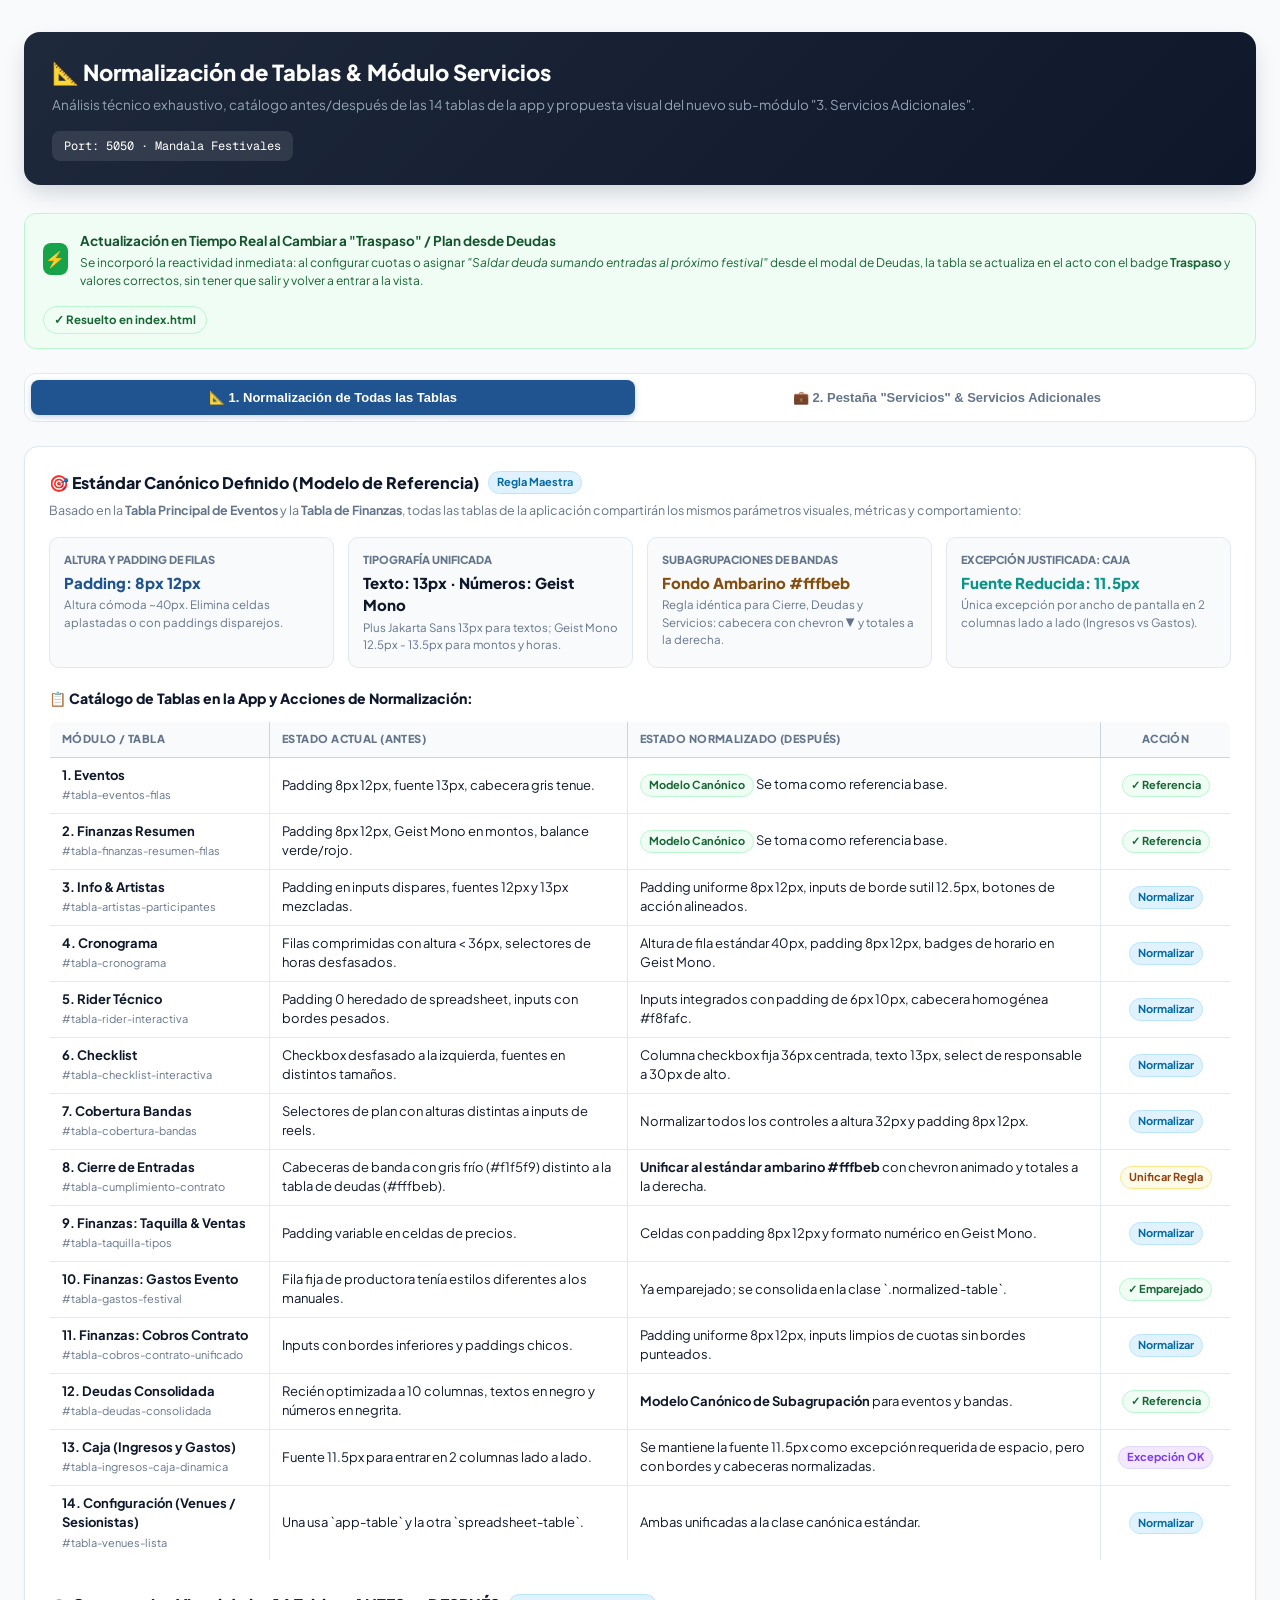
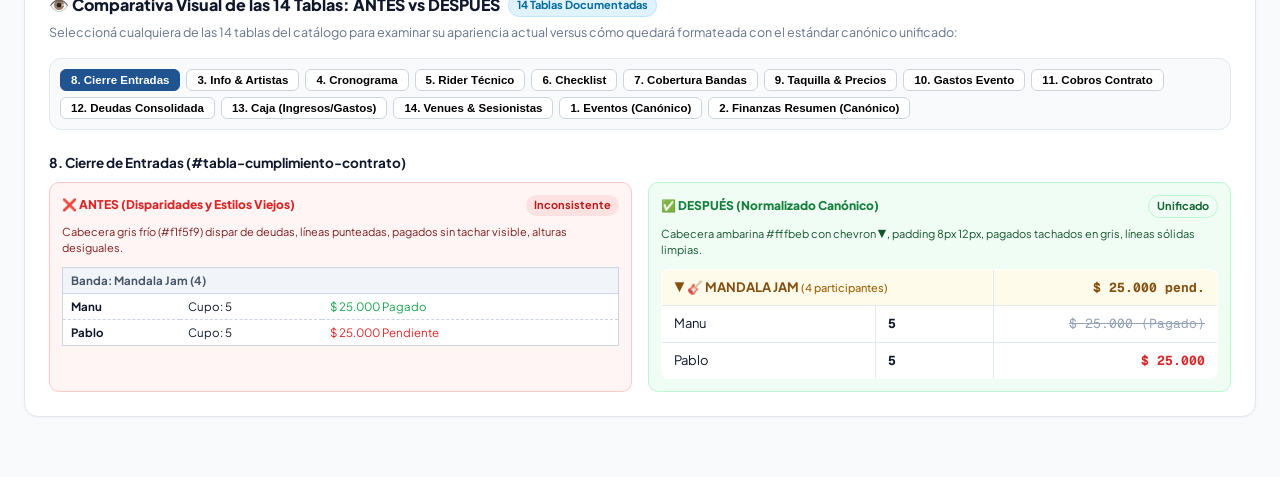
<file: propuesta_normalizacion_tablas_y_servicios.html>
<!DOCTYPE html>
<html lang="es">
<head>
    <meta charset="UTF-8">
    <meta name="viewport" content="width=device-width, initial-scale=1.0">
    <title>Propuesta Visual: Normalización de Tablas y Módulo Servicios | Mandala Festivales</title>
    <link rel="preconnect" href="https://fonts.googleapis.com">
    <link rel="preconnect" href="https://fonts.gstatic.com" crossorigin>
    <link href="https://fonts.googleapis.com/css2?family=Geist+Mono:wght@400;600;700;800&family=Plus+Jakarta+Sans:wght@400;500;600;700;800;900&display=swap" rel="stylesheet">
    <style>
        :root {
            --bg-color: #f8fafc;
            --surface-color: #ffffff;
            --border-color: #cbd5e1;
            --border-subtle: #e2e8f0;
            --text-main: #0f172a;
            --text-muted: #64748b;
            --accent-blue: #1f5491;
            --accent-teal: #0d9488;
            --accent-green: #16a34a;
            --accent-red: #dc2626;
            --accent-amber: #d97706;
            --accent-purple: #7c3aed;
        }

        * { box-sizing: border-box; margin: 0; padding: 0; }
        body {
            font-family: 'Plus Jakarta Sans', sans-serif;
            background: var(--bg-color);
            color: var(--text-main);
            padding: 32px 24px;
            line-height: 1.5;
        }

        .container {
            max-width: 1280px;
            margin: 0 auto;
        }

        .header-bar {
            background: linear-gradient(135deg, #1e293b 0%, #0f172a 100%);
            color: white;
            padding: 24px 28px;
            border-radius: 16px;
            margin-bottom: 28px;
            box-shadow: 0 10px 25px -5px rgba(15, 23, 42, 0.2);
            display: flex;
            justify-content: space-between;
            align-items: center;
            flex-wrap: wrap;
            gap: 16px;
        }

        .header-bar h1 {
            font-size: 22px;
            font-weight: 800;
            display: flex;
            align-items: center;
            gap: 10px;
        }

        .header-bar p {
            color: #94a3b8;
            font-size: 13.5px;
            margin-top: 6px;
        }

        /* NAVEGACIÓN ENTRE PROPUESTAS */
        .tabs-nav {
            display: flex;
            gap: 10px;
            background: #ffffff;
            padding: 6px;
            border-radius: 12px;
            border: 1px solid var(--border-subtle);
            margin-bottom: 24px;
        }

        .tab-btn {
            flex: 1;
            padding: 10px 16px;
            border: none;
            background: transparent;
            font-size: 13px;
            font-weight: 700;
            color: var(--text-muted);
            border-radius: 8px;
            cursor: pointer;
            transition: all 0.15s;
            display: flex;
            align-items: center;
            justify-content: center;
            gap: 8px;
        }

        .tab-btn.active {
            background: var(--accent-blue);
            color: #ffffff;
            box-shadow: 0 2px 6px rgba(31, 84, 145, 0.25);
        }

        .section-card {
            background: var(--surface-color);
            border: 1px solid var(--border-subtle);
            border-radius: 14px;
            padding: 24px;
            margin-bottom: 28px;
            box-shadow: 0 1px 3px rgba(0,0,0,0.04);
        }

        .section-title {
            font-size: 16px;
            font-weight: 800;
            margin-bottom: 6px;
            display: flex;
            align-items: center;
            gap: 8px;
            color: #0f172a;
        }

        .section-desc {
            font-size: 12.5px;
            color: var(--text-muted);
            margin-bottom: 18px;
        }

        /* ESTÁNDAR CANÓNICO DE TABLA NORMALIZADA (BASADO EN EVENTOS Y FINANZAS) */
        .normalized-table {
            width: 100%;
            border-collapse: collapse;
            font-size: 13px;
            background: #ffffff;
            border: 1px solid var(--border-color);
            border-radius: 8px;
            overflow: hidden;
        }

        .normalized-table th {
            background: #f8fafc;
            color: var(--text-muted);
            font-weight: 800;
            text-transform: uppercase;
            font-size: 11px;
            letter-spacing: 0.04em;
            padding: 9px 12px;
            border: 1px solid var(--border-color);
            border-top: none;
        }

        .normalized-table td {
            padding: 8px 12px;
            border: 1px solid var(--border-subtle);
            color: var(--text-main);
            vertical-align: middle;
            font-size: 13px;
        }

        .normalized-table tr:hover td {
            background: #faf7f2;
        }

        /* FILAS DE SUBAGRUPACIÓN UNIFICADAS (REGLA GENERAL PARA TODAS LAS TABLAS) */
        .group-header-lvl1 {
            background: #f1f5f9;
            font-weight: 800;
            border-top: 2px solid #cbd5e1 !important;
        }

        .group-header-lvl2 {
            background: #fffbeb !important;
            font-weight: 700;
            cursor: pointer;
            border-top: 1px solid #fde68a !important;
            border-bottom: 1px solid #fde68a !important;
        }

        .group-header-lvl2:hover td {
            background: #fef9c3 !important;
        }

        /* INPUTS Y SELECTS DE TABLA */
        .table-inp {
            width: 100%;
            padding: 5px 8px;
            font-size: 12.5px;
            border: 1px solid #cbd5e1;
            border-radius: 6px;
            font-family: inherit;
            color: #0f172a;
            background: #fff;
        }
        .table-inp:focus {
            outline: none;
            border-color: var(--accent-blue);
            box-shadow: 0 0 0 2px rgba(31, 84, 145, 0.15);
        }

        .tag-pill {
            display: inline-flex;
            align-items: center;
            gap: 4px;
            font-size: 11px;
            font-weight: 700;
            padding: 2px 8px;
            border-radius: 999px;
        }
        .tag-pill.blue { background: #e0f2fe; color: #0369a1; border: 1px solid #bae6fd; }
        .tag-pill.purple { background: #f3e8ff; color: #7c3aed; border: 1px solid #ddd6fe; }
        .tag-pill.green { background: #f0fdf4; color: #166534; border: 1px solid #bbf7d0; }
        .tag-pill.amber { background: #fffbeb; color: #92400e; border: 1px solid #fde68a; }

        .btn-app {
            display: inline-flex;
            align-items: center;
            justify-content: center;
            gap: 4px;
            padding: 4px 10px;
            font-size: 11.5px;
            font-weight: 700;
            border-radius: 6px;
            border: 1px solid var(--border-color);
            background: #fff;
            cursor: pointer;
            transition: all .15s;
        }
        .btn-app:hover { background: #f1f5f9; }
        .btn-app.btn-primary { background: var(--accent-blue); color: #fff; border-color: var(--accent-blue); }
        .btn-app.btn-success { background: var(--accent-green); color: #fff; border-color: var(--accent-green); }

        .calc-preview-card {
            background: #f8fafc;
            border: 1px solid #e2e8f0;
            border-radius: 10px;
            padding: 12px 16px;
            display: flex;
            justify-content: space-between;
            align-items: center;
            margin-top: 10px;
        }
    </style>
</head>
<body>

<div class="container">

    <!-- CABECERA PRINCIPAL -->
    <div class="header-bar">
        <div>
            <h1>📐 Normalización de Tablas & Módulo Servicios</h1>
            <p>Análisis técnico exhaustivo, catálogo antes/después de las 14 tablas de la app y propuesta visual del nuevo sub-módulo "3. Servicios Adicionales".</p>
        </div>
        <div style="font-family:'Geist Mono'; font-size:12px; background:rgba(255,255,255,0.1); padding:6px 12px; border-radius:8px;">
            Port: 5050 · Mandala Festivales
        </div>
    </div>

    <!-- BANNER DE NOVEDAD: ACTUALIZACIÓN EN TIEMPO REAL DESDE DEUDAS -->
    <div style="background:#f0fdf4; border:1px solid #bbf7d0; border-radius:12px; padding:14px 18px; margin-bottom:24px; display:flex; align-items:center; justify-content:space-between; gap:16px; flex-wrap:wrap;">
        <div style="display:flex; align-items:center; gap:12px;">
            <div style="background:#16a34a; color:#fff; width:32px; height:32px; border-radius:8px; display:flex; align-items:center; justify-content:center; font-size:16px;">
                ⚡
            </div>
            <div>
                <strong style="font-size:13.5px; color:#14532d;">Actualización en Tiempo Real al Cambiar a "Traspaso" / Plan desde Deudas</strong>
                <p style="font-size:12px; color:#166534; margin-top:2px;">
                    Se incorporó la reactividad inmediata: al configurar cuotas o asignar <em>"Saldar deuda sumando entradas al próximo festival"</em> desde el modal de Deudas, la tabla se actualiza en el acto con el badge <strong>Traspaso</strong> y valores correctos, sin tener que salir y volver a entrar a la vista.
                </p>
            </div>
        </div>
        <span class="tag-pill green" style="font-size:11.5px; padding:4px 10px;">✓ Resuelto en index.html</span>
    </div>

    <!-- TABS DE NAVEGACIÓN -->
    <div class="tabs-nav">
        <button class="tab-btn active" onclick="switchPropuestaTab('tab-normalizacion')">
            <span>📐 1. Normalización de Todas las Tablas</span>
        </button>
        <button class="tab-btn" onclick="switchPropuestaTab('tab-servicios')">
            <span>💼 2. Pestaña "Servicios" & Servicios Adicionales</span>
        </button>
    </div>

    <!-- =========================================================
         TAB 1: NORMALIZACIÓN DE TODAS LAS TABLAS DE LA APP
         ========================================================= -->
    <div id="tab-normalizacion" class="propuesta-content">

        <div class="section-card">
            <div class="section-title">
                <span>🎯 Estándar Canónico Definido (Modelo de Referencia)</span>
                <span class="tag-pill blue">Regla Maestra</span>
            </div>
            <div class="section-desc">
                Basado en la <strong>Tabla Principal de Eventos</strong> y la <strong>Tabla de Finanzas</strong>, todas las tablas de la aplicación compartirán los mismos parámetros visuales, métricas y comportamiento:
            </div>

            <div style="display:grid; grid-template-columns: repeat(auto-fit, minmax(260px, 1fr)); gap:14px; margin-bottom:20px;">
                <div style="background:#f8fafc; border:1px solid #e2e8f0; border-radius:10px; padding:14px;">
                    <div style="font-size:11px; font-weight:800; color:var(--text-muted); text-transform:uppercase;">Altura y Padding de Filas</div>
                    <div style="font-size:15px; font-weight:800; color:var(--accent-blue); margin-top:3px;">Padding: 8px 12px</div>
                    <div style="font-size:11.5px; color:var(--text-muted); margin-top:2px;">Altura cómoda ~40px. Elimina celdas aplastadas o con paddings disparejos.</div>
                </div>

                <div style="background:#f8fafc; border:1px solid #e2e8f0; border-radius:10px; padding:14px;">
                    <div style="font-size:11px; font-weight:800; color:var(--text-muted); text-transform:uppercase;">Tipografía Unificada</div>
                    <div style="font-size:15px; font-weight:800; color:var(--text-main); margin-top:3px;">Texto: 13px · Números: Geist Mono</div>
                    <div style="font-size:11.5px; color:var(--text-muted); margin-top:2px;">Plus Jakarta Sans 13px para textos; Geist Mono 12.5px - 13.5px para montos y horas.</div>
                </div>

                <div style="background:#f8fafc; border:1px solid #e2e8f0; border-radius:10px; padding:14px;">
                    <div style="font-size:11px; font-weight:800; color:var(--text-muted); text-transform:uppercase;">Subagrupaciones de Bandas</div>
                    <div style="font-size:15px; font-weight:800; color:#854d0e; margin-top:3px;">Fondo Ambarino #fffbeb</div>
                    <div style="font-size:11.5px; color:var(--text-muted); margin-top:2px;">Regla idéntica para Cierre, Deudas y Servicios: cabecera con chevron ▼ y totales a la derecha.</div>
                </div>

                <div style="background:#f8fafc; border:1px solid #e2e8f0; border-radius:10px; padding:14px;">
                    <div style="font-size:11px; font-weight:800; color:var(--text-muted); text-transform:uppercase;">Excepción Justificada: Caja</div>
                    <div style="font-size:15px; font-weight:800; color:#0d9488; margin-top:3px;">Fuente Reducida: 11.5px</div>
                    <div style="font-size:11.5px; color:var(--text-muted); margin-top:2px;">Única excepción por ancho de pantalla en 2 columnas lado a lado (Ingresos vs Gastos).</div>
                </div>
            </div>

            <!-- CATÁLOGO DE TODAS LAS TABLAS Y PLAN DE NORMALIZACIÓN -->
            <div style="margin-top:14px;">
                <h4 style="font-size:14px; font-weight:800; margin-bottom:12px; color:var(--text-main);">
                    📋 Catálogo de Tablas en la App y Acciones de Normalización:
                </h4>

                <table class="normalized-table">
                    <thead>
                        <tr>
                            <th style="width:220px; text-align:left;">MÓDULO / TABLA</th>
                            <th style="text-align:left;">ESTADO ACTUAL (ANTES)</th>
                            <th style="text-align:left;">ESTADO NORMALIZADO (DESPUÉS)</th>
                            <th style="width:130px; text-align:center;">ACCIÓN</th>
                        </tr>
                    </thead>
                    <tbody>
                        <tr>
                            <td><strong>1. Eventos</strong><br><span style="font-size:11px; color:#64748b;">#tabla-eventos-filas</span></td>
                            <td>Padding 8px 12px, fuente 13px, cabecera gris tenue.</td>
                            <td><span class="tag-pill green">Modelo Canónico</span> Se toma como referencia base.</td>
                            <td style="text-align:center;"><span class="tag-pill green">✓ Referencia</span></td>
                        </tr>
                        <tr>
                            <td><strong>2. Finanzas Resumen</strong><br><span style="font-size:11px; color:#64748b;">#tabla-finanzas-resumen-filas</span></td>
                            <td>Padding 8px 12px, Geist Mono en montos, balance verde/rojo.</td>
                            <td><span class="tag-pill green">Modelo Canónico</span> Se toma como referencia base.</td>
                            <td style="text-align:center;"><span class="tag-pill green">✓ Referencia</span></td>
                        </tr>
                        <tr>
                            <td><strong>3. Info & Artistas</strong><br><span style="font-size:11px; color:#64748b;">#tabla-artistas-participantes</span></td>
                            <td>Padding en inputs dispares, fuentes 12px y 13px mezcladas.</td>
                            <td>Padding uniforme 8px 12px, inputs de borde sutil 12.5px, botones de acción alineados.</td>
                            <td style="text-align:center;"><span class="tag-pill blue">Normalizar</span></td>
                        </tr>
                        <tr>
                            <td><strong>4. Cronograma</strong><br><span style="font-size:11px; color:#64748b;">#tabla-cronograma</span></td>
                            <td>Filas comprimidas con altura < 36px, selectores de horas desfasados.</td>
                            <td>Altura de fila estándar 40px, padding 8px 12px, badges de horario en Geist Mono.</td>
                            <td style="text-align:center;"><span class="tag-pill blue">Normalizar</span></td>
                        </tr>
                        <tr>
                            <td><strong>5. Rider Técnico</strong><br><span style="font-size:11px; color:#64748b;">#tabla-rider-interactiva</span></td>
                            <td>Padding 0 heredado de spreadsheet, inputs con bordes pesados.</td>
                            <td>Inputs integrados con padding de 6px 10px, cabecera homogénea #f8fafc.</td>
                            <td style="text-align:center;"><span class="tag-pill blue">Normalizar</span></td>
                        </tr>
                        <tr>
                            <td><strong>6. Checklist</strong><br><span style="font-size:11px; color:#64748b;">#tabla-checklist-interactiva</span></td>
                            <td>Checkbox desfasado a la izquierda, fuentes en distintos tamaños.</td>
                            <td>Columna checkbox fija 36px centrada, texto 13px, select de responsable a 30px de alto.</td>
                            <td style="text-align:center;"><span class="tag-pill blue">Normalizar</span></td>
                        </tr>
                        <tr>
                            <td><strong>7. Cobertura Bandas</strong><br><span style="font-size:11px; color:#64748b;">#tabla-cobertura-bandas</span></td>
                            <td>Selectores de plan con alturas distintas a inputs de reels.</td>
                            <td>Normalizar todos los controles a altura 32px y padding 8px 12px.</td>
                            <td style="text-align:center;"><span class="tag-pill blue">Normalizar</span></td>
                        </tr>
                        <tr>
                            <td><strong>8. Cierre de Entradas</strong><br><span style="font-size:11px; color:#64748b;">#tabla-cumplimiento-contrato</span></td>
                            <td>Cabeceras de banda con gris frío (#f1f5f9) distinto a la tabla de deudas (#fffbeb).</td>
                            <td><strong>Unificar al estándar ambarino #fffbeb</strong> con chevron animado y totales a la derecha.</td>
                            <td style="text-align:center;"><span class="tag-pill amber">Unificar Regla</span></td>
                        </tr>
                        <tr>
                            <td><strong>9. Finanzas: Taquilla & Ventas</strong><br><span style="font-size:11px; color:#64748b;">#tabla-taquilla-tipos</span></td>
                            <td>Padding variable en celdas de precios.</td>
                            <td>Celdas con padding 8px 12px y formato numérico en Geist Mono.</td>
                            <td style="text-align:center;"><span class="tag-pill blue">Normalizar</span></td>
                        </tr>
                        <tr>
                            <td><strong>10. Finanzas: Gastos Evento</strong><br><span style="font-size:11px; color:#64748b;">#tabla-gastos-festival</span></td>
                            <td>Fila fija de productora tenía estilos diferentes a los manuales.</td>
                            <td>Ya emparejado; se consolida en la clase `.normalized-table`.</td>
                            <td style="text-align:center;"><span class="tag-pill green">✓ Emparejado</span></td>
                        </tr>
                        <tr>
                            <td><strong>11. Finanzas: Cobros Contrato</strong><br><span style="font-size:11px; color:#64748b;">#tabla-cobros-contrato-unificado</span></td>
                            <td>Inputs con bordes inferiores y paddings chicos.</td>
                            <td>Padding uniforme 8px 12px, inputs limpios de cuotas sin bordes punteados.</td>
                            <td style="text-align:center;"><span class="tag-pill blue">Normalizar</span></td>
                        </tr>
                        <tr>
                            <td><strong>12. Deudas Consolidada</strong><br><span style="font-size:11px; color:#64748b;">#tabla-deudas-consolidada</span></td>
                            <td>Recién optimizada a 10 columnas, textos en negro y números en negrita.</td>
                            <td><strong>Modelo Canónico de Subagrupación</strong> para eventos y bandas.</td>
                            <td style="text-align:center;"><span class="tag-pill green">✓ Referencia</span></td>
                        </tr>
                        <tr>
                            <td><strong>13. Caja (Ingresos y Gastos)</strong><br><span style="font-size:11px; color:#64748b;">#tabla-ingresos-caja-dinamica</span></td>
                            <td>Fuente 11.5px para entrar en 2 columnas lado a lado.</td>
                            <td>Se mantiene la fuente 11.5px como excepción requerida de espacio, pero con bordes y cabeceras normalizadas.</td>
                            <td style="text-align:center;"><span class="tag-pill purple">Excepción OK</span></td>
                        </tr>
                        <tr>
                            <td><strong>14. Configuración (Venues / Sesionistas)</strong><br><span style="font-size:11px; color:#64748b;">#tabla-venues-lista</span></td>
                            <td>Una usa `app-table` y la otra `spreadsheet-table`.</td>
                            <td>Ambas unificadas a la clase canónica estándar.</td>
                            <td style="text-align:center;"><span class="tag-pill blue">Normalizar</span></td>
                        </tr>
                    </tbody>
                </table>
            </div>

            <!-- COMPARADOR VISUAL ANTES Y DESPUÉS INTERACTIVO DE LAS 14 TABLAS -->
            <div style="margin-top:32px;">
                <h4 style="font-size:16px; font-weight:800; margin-bottom:6px; color:var(--text-main); display:flex; align-items:center; gap:8px;">
                    <span>👁️ Comparativa Visual de las 14 Tablas: ANTES vs DESPUÉS</span>
                    <span class="tag-pill blue">14 Tablas Documentadas</span>
                </h4>
                <p style="font-size:12.5px; color:var(--text-muted); margin-bottom:16px;">
                    Seleccioná cualquiera de las 14 tablas del catálogo para examinar su apariencia actual versus cómo quedará formateada con el estándar canónico unificado:
                </p>

                <!-- SELECTOR RÁPIDO DE LAS 14 TABLAS -->
                <div style="display:flex; flex-wrap:wrap; gap:6px; margin-bottom:20px; background:#f8fafc; padding:10px; border-radius:12px; border:1px solid #e2e8f0;">
                    <button class="btn-app btn-primary btn-comp-tab" id="btn-comp-cierre" onclick="mostrarComparativa('cierre', this)">8. Cierre Entradas</button>
                    <button class="btn-app btn-comp-tab" id="btn-comp-artistas" onclick="mostrarComparativa('artistas', this)">3. Info & Artistas</button>
                    <button class="btn-app btn-comp-tab" id="btn-comp-cronograma" onclick="mostrarComparativa('cronograma', this)">4. Cronograma</button>
                    <button class="btn-app btn-comp-tab" id="btn-comp-rider" onclick="mostrarComparativa('rider', this)">5. Rider Técnico</button>
                    <button class="btn-app btn-comp-tab" id="btn-comp-checklist" onclick="mostrarComparativa('checklist', this)">6. Checklist</button>
                    <button class="btn-app btn-comp-tab" id="btn-comp-cobertura" onclick="mostrarComparativa('cobertura', this)">7. Cobertura Bandas</button>
                    <button class="btn-app btn-comp-tab" id="btn-comp-taquilla" onclick="mostrarComparativa('taquilla', this)">9. Taquilla & Precios</button>
                    <button class="btn-app btn-comp-tab" id="btn-comp-gastos" onclick="mostrarComparativa('gastos', this)">10. Gastos Evento</button>
                    <button class="btn-app btn-comp-tab" id="btn-comp-cobros" onclick="mostrarComparativa('cobros', this)">11. Cobros Contrato</button>
                    <button class="btn-app btn-comp-tab" id="btn-comp-deudas" onclick="mostrarComparativa('deudas', this)">12. Deudas Consolidada</button>
                    <button class="btn-app btn-comp-tab" id="btn-comp-caja" onclick="mostrarComparativa('caja', this)">13. Caja (Ingresos/Gastos)</button>
                    <button class="btn-app btn-comp-tab" id="btn-comp-venues" onclick="mostrarComparativa('venues', this)">14. Venues & Sesionistas</button>
                    <button class="btn-app btn-comp-tab" id="btn-comp-eventos" onclick="mostrarComparativa('eventos', this)">1. Eventos (Canónico)</button>
                    <button class="btn-app btn-comp-tab" id="btn-comp-fin-resumen" onclick="mostrarComparativa('fin-resumen', this)">2. Finanzas Resumen (Canónico)</button>
                </div>

                <!-- 8. CIERRE DE ENTRADAS -->
                <div id="comp-cierre" class="comp-box">
                    <div style="margin-bottom:8px;"><strong style="font-size:13.5px; color:#0f172a;">8. Cierre de Entradas (#tabla-cumplimiento-contrato)</strong></div>
                    <div style="display:grid; grid-template-columns: 1fr 1fr; gap:16px;">
                        <div style="border:1px solid #fecaca; border-radius:10px; padding:12px; background:#fff5f5;">
                            <div style="display:flex; justify-content:space-between; align-items:center; margin-bottom:8px;">
                                <span style="font-size:12px; font-weight:800; color:#dc2626;">❌ ANTES (Disparidades y Estilos Viejos)</span>
                                <span class="tag-pill" style="background:#fee2e2; color:#b91c1c;">Inconsistente</span>
                            </div>
                            <div style="font-size:11px; color:#7f1d1d; margin-bottom:10px;">Cabecera gris frío (#f1f5f9) dispar de deudas, líneas punteadas, pagados sin tachar visible, alturas desiguales.</div>
                            <table style="width:100%; font-size:11.5px; border-collapse:collapse; background:#fff; border:1px solid #cbd5e1;">
                                <tr style="background:#f1f5f9; color:#475569; font-weight:700;">
                                    <td colspan="3" style="padding:4px 8px; border-bottom:1px solid #cbd5e1;">Banda: Mandala Jam (4)</td>
                                </tr>
                                <tr>
                                    <td style="padding:4px 8px; border-bottom:1px dashed #cbd5e1; font-weight:bold;">Manu</td>
                                    <td style="padding:4px 8px; border-bottom:1px dashed #cbd5e1;">Cupo: 5</td>
                                    <td style="padding:4px 8px; border-bottom:1px dashed #cbd5e1; color:#16a34a;">$ 25.000 Pagado</td>
                                </tr>
                                <tr>
                                    <td style="padding:4px 8px; border-bottom:1px dashed #cbd5e1; font-weight:bold;">Pablo</td>
                                    <td style="padding:4px 8px; border-bottom:1px dashed #cbd5e1;">Cupo: 5</td>
                                    <td style="padding:4px 8px; border-bottom:1px dashed #cbd5e1; color:#dc2626;">$ 25.000 Pendiente</td>
                                </tr>
                            </table>
                        </div>
                        <div style="border:1px solid #bbf7d0; border-radius:10px; padding:12px; background:#f0fdf4;">
                            <div style="display:flex; justify-content:space-between; align-items:center; margin-bottom:8px;">
                                <span style="font-size:12px; font-weight:800; color:#15803d;">✅ DESPUÉS (Normalizado Canónico)</span>
                                <span class="tag-pill green">Unificado</span>
                            </div>
                            <div style="font-size:11px; color:#14532d; margin-bottom:10px;">Cabecera ambarina #fffbeb con chevron ▼, padding 8px 12px, pagados tachados en gris, líneas sólidas limpias.</div>
                            <table class="normalized-table" style="font-size:12.5px;">
                                <tr class="group-header-lvl2">
                                    <td colspan="2" style="padding:8px 12px; color:#854d0e;">
                                        <span>▼</span> <strong>🎸 MANDALA JAM</strong> <span style="font-size:11px; font-weight:500; color:#a16207;">(4 participantes)</span>
                                    </td>
                                    <td style="text-align:right; font-family:'Geist Mono'; font-weight:700; color:#854d0e; padding:8px 12px;">$ 25.000 pend.</td>
                                </tr>
                                <tr>
                                    <td style="padding:8px 12px; color:#0f172a;">Manu</td>
                                    <td style="padding:8px 12px; font-family:'Geist Mono'; font-weight:700;">5</td>
                                    <td style="padding:8px 12px; font-family:'Geist Mono'; text-decoration:line-through; color:#94a3b8; text-align:right;">$ 25.000 (Pagado)</td>
                                </tr>
                                <tr>
                                    <td style="padding:8px 12px; color:#0f172a;">Pablo</td>
                                    <td style="padding:8px 12px; font-family:'Geist Mono'; font-weight:700;">5</td>
                                    <td style="padding:8px 12px; font-family:'Geist Mono'; font-weight:700; color:#dc2626; text-align:right;">$ 25.000</td>
                                </tr>
                            </table>
                        </div>
                    </div>
                </div>

                <!-- 3. INFO & ARTISTAS -->
                <div id="comp-artistas" class="comp-box" style="display:none;">
                    <div style="margin-bottom:8px;"><strong style="font-size:13.5px; color:#0f172a;">3. Info & Artistas Participantes (#tabla-artistas-participantes)</strong></div>
                    <div style="display:grid; grid-template-columns: 1fr 1fr; gap:16px;">
                        <div style="border:1px solid #fecaca; border-radius:10px; padding:12px; background:#fff5f5;">
                            <div style="display:flex; justify-content:space-between; align-items:center; margin-bottom:8px;">
                                <span style="font-size:12px; font-weight:800; color:#dc2626;">❌ ANTES (Dispersión de inputs y padding)</span>
                                <span class="tag-pill" style="background:#fee2e2; color:#b91c1c;">Padding 4px / Fuentes Mixtas</span>
                            </div>
                            <div style="font-size:11px; color:#7f1d1d; margin-bottom:10px;">Selectores e inputs con paddings pequeños de 4px, alturas desiguales y botones sin alinear.</div>
                            <table style="width:100%; border-collapse:collapse; background:#fff; font-size:11.5px; border:1px solid #cbd5e1;">
                                <tr style="background:#f8fafc; font-weight:bold; font-size:11px;">
                                    <th style="padding:4px 6px; border:1px solid #cbd5e1;">BANDA</th>
                                    <th style="padding:4px 6px; border:1px solid #cbd5e1;">INTEGRANTE</th>
                                    <th style="padding:4px 6px; border:1px solid #cbd5e1;">INSTRUMENTO</th>
                                </tr>
                                <tr>
                                    <td style="padding:4px 6px; border:1px solid #e2e8f0;"><input type="text" value="Giro Inesperado" style="font-size:11px; padding:2px;"></td>
                                    <td style="padding:4px 6px; border:1px solid #e2e8f0;"><input type="text" value="Mateo Rossi" style="font-size:11px; padding:2px;"></td>
                                    <td style="padding:4px 6px; border:1px solid #e2e8f0;"><input type="text" value="Batería" style="font-size:11px; padding:2px;"></td>
                                </tr>
                            </table>
                        </div>
                        <div style="border:1px solid #bbf7d0; border-radius:10px; padding:12px; background:#f0fdf4;">
                            <div style="display:flex; justify-content:space-between; align-items:center; margin-bottom:8px;">
                                <span style="font-size:12px; font-weight:800; color:#15803d;">✅ DESPUÉS (Normalizado Canónico)</span>
                                <span class="tag-pill green">Padding 8px 12px · Altura 40px</span>
                            </div>
                            <div style="font-size:11px; color:#14532d; margin-bottom:10px;">Celdas de 40px de altura, inputs estilizados `.table-inp`, tipografía 13px uniforme.</div>
                            <table class="normalized-table" style="font-size:12.5px;">
                                <thead>
                                    <tr>
                                        <th style="text-align:left;">BANDA / SHOW</th>
                                        <th style="text-align:left;">INTEGRANTE</th>
                                        <th style="text-align:left;">INSTRUMENTO</th>
                                    </tr>
                                </thead>
                                <tbody>
                                    <tr>
                                        <td><input type="text" class="table-inp" value="Giro Inesperado" style="font-weight:700;"></td>
                                        <td><input type="text" class="table-inp" value="Mateo Rossi"></td>
                                        <td><input type="text" class="table-inp" value="Batería"></td>
                                    </tr>
                                </tbody>
                            </table>
                        </div>
                    </div>
                </div>

                <!-- 4. CRONOGRAMA -->
                <div id="comp-cronograma" class="comp-box" style="display:none;">
                    <div style="margin-bottom:8px;"><strong style="font-size:13.5px; color:#0f172a;">4. Cronograma de Presentaciones (#tabla-cronograma)</strong></div>
                    <div style="display:grid; grid-template-columns: 1fr 1fr; gap:16px;">
                        <div style="border:1px solid #fecaca; border-radius:10px; padding:12px; background:#fff5f5;">
                            <div style="display:flex; justify-content:space-between; align-items:center; margin-bottom:8px;">
                                <span style="font-size:12px; font-weight:800; color:#dc2626;">❌ ANTES (Filas Apretadas)</span>
                                <span class="tag-pill" style="background:#fee2e2; color:#b91c1c;">Altura &lt; 34px</span>
                            </div>
                            <div style="font-size:11px; color:#7f1d1d; margin-bottom:10px;">Filas comprimidas con selectores desalineados verticalmente y fuentes en tamaño estándar browser.</div>
                            <table style="width:100%; border-collapse:collapse; background:#fff; font-size:11px; border:1px solid #cbd5e1;">
                                <tr style="background:#f1f5f9;">
                                    <th style="padding:2px 4px;">#</th>
                                    <th style="padding:2px 4px;">HORA</th>
                                    <th style="padding:2px 4px;">BANDA</th>
                                    <th style="padding:2px 4px;">DUR.</th>
                                </tr>
                                <tr>
                                    <td style="padding:2px 4px; text-align:center;">1</td>
                                    <td style="padding:2px 4px;"><input type="text" value="20:30" style="width:45px; font-size:11px;"></td>
                                    <td style="padding:2px 4px;"><input type="text" value="Lorenzo" style="font-size:11px;"></td>
                                    <td style="padding:2px 4px;"><input type="text" value="30 min" style="width:45px; font-size:11px;"></td>
                                </tr>
                            </table>
                        </div>
                        <div style="border:1px solid #bbf7d0; border-radius:10px; padding:12px; background:#f0fdf4;">
                            <div style="display:flex; justify-content:space-between; align-items:center; margin-bottom:8px;">
                                <span style="font-size:12px; font-weight:800; color:#15803d;">✅ DESPUÉS (Normalizado Canónico)</span>
                                <span class="tag-pill green">Altura 40px · Geist Mono</span>
                            </div>
                            <div style="font-size:11px; color:#14532d; margin-bottom:10px;">Horarios y duraciones en Geist Mono claro, padding 8px 12px, inputs integrados.</div>
                            <table class="normalized-table" style="font-size:12.5px;">
                                <thead>
                                    <tr>
                                        <th style="width:40px; text-align:center;">#</th>
                                        <th style="width:80px; text-align:center;">HORARIO</th>
                                        <th style="text-align:left;">BANDA / SHOW</th>
                                        <th style="width:90px; text-align:center;">DURACIÓN</th>
                                    </tr>
                                </thead>
                                <tbody>
                                    <tr>
                                        <td style="text-align:center; font-family:'Geist Mono'; font-weight:700; color:#64748b;">1</td>
                                        <td><input type="text" class="table-inp" value="20:30" style="text-align:center; font-family:'Geist Mono'; font-weight:700;"></td>
                                        <td><input type="text" class="table-inp" value="Lorenzo" style="font-weight:700;"></td>
                                        <td><input type="text" class="table-inp" value="30 min" style="text-align:center; font-family:'Geist Mono';"></td>
                                    </tr>
                                </tbody>
                            </table>
                        </div>
                    </div>
                </div>

                <!-- 5. RIDER TÉCNICO -->
                <div id="comp-rider" class="comp-box" style="display:none;">
                    <div style="margin-bottom:8px;"><strong style="font-size:13.5px; color:#0f172a;">5. Rider Técnico Interactivo (#tabla-rider-interactiva)</strong></div>
                    <div style="display:grid; grid-template-columns: 1fr 1fr; gap:16px;">
                        <div style="border:1px solid #fecaca; border-radius:10px; padding:12px; background:#fff5f5;">
                            <div style="display:flex; justify-content:space-between; align-items:center; margin-bottom:8px;">
                                <span style="font-size:12px; font-weight:800; color:#dc2626;">❌ ANTES (Spreadsheet Tosca)</span>
                                <span class="tag-pill" style="background:#fee2e2; color:#b91c1c;">Padding 0 / Bordes Pesados</span>
                            </div>
                            <div style="font-size:11px; color:#7f1d1d; margin-bottom:10px;">Heredaba estilos toscos con padding 0, bordes gruesos y desalineación con los títulos.</div>
                            <table style="width:100%; border-collapse:collapse; background:#fff; font-size:11px; border:1px solid #94a3b8;">
                                <tr style="background:#e2e8f0;">
                                    <th style="padding:2px 4px; border:1px solid #94a3b8;">Canal</th>
                                    <th style="padding:2px 4px; border:1px solid #94a3b8;">Instrumento</th>
                                    <th style="padding:2px 4px; border:1px solid #94a3b8;">Mic / Entrada</th>
                                </tr>
                                <tr>
                                    <td style="padding:0; border:1px solid #cbd5e1;"><input type="text" value="CH 01" style="width:100%; border:none; padding:3px; font-size:11px;"></td>
                                    <td style="padding:0; border:1px solid #cbd5e1;"><input type="text" value="Bombo" style="width:100%; border:none; padding:3px; font-size:11px;"></td>
                                    <td style="padding:0; border:1px solid #cbd5e1;"><input type="text" value="Beta 52" style="width:100%; border:none; padding:3px; font-size:11px;"></td>
                                </tr>
                            </table>
                        </div>
                        <div style="border:1px solid #bbf7d0; border-radius:10px; padding:12px; background:#f0fdf4;">
                            <div style="display:flex; justify-content:space-between; align-items:center; margin-bottom:8px;">
                                <span style="font-size:12px; font-weight:800; color:#15803d;">✅ DESPUÉS (Rider Normalizado)</span>
                                <span class="tag-pill green">Padding 8px 12px · Canónico</span>
                            </div>
                            <div style="font-size:11px; color:#14532d; margin-bottom:10px;">Inputs integrados con margen suave, padding 8px 12px, canales en Geist Mono bold.</div>
                            <table class="normalized-table" style="font-size:12.5px;">
                                <thead>
                                    <tr>
                                        <th style="width:70px; text-align:center;">CANAL</th>
                                        <th style="text-align:left;">INSTRUMENTO</th>
                                        <th style="text-align:left;">MIC / ENTRADA</th>
                                    </tr>
                                </thead>
                                <tbody>
                                    <tr>
                                        <td style="text-align:center; font-family:'Geist Mono'; font-weight:700;">CH 01</td>
                                        <td><input type="text" class="table-inp" value="Bombo"></td>
                                        <td><input type="text" class="table-inp" value="Shure Beta 52A"></td>
                                    </tr>
                                </tbody>
                            </table>
                        </div>
                    </div>
                </div>

                <!-- 6. CHECKLIST -->
                <div id="comp-checklist" class="comp-box" style="display:none;">
                    <div style="margin-bottom:8px;"><strong style="font-size:13.5px; color:#0f172a;">6. Checklist Operativo (#tabla-checklist-interactiva)</strong></div>
                    <div style="display:grid; grid-template-columns: 1fr 1fr; gap:16px;">
                        <div style="border:1px solid #fecaca; border-radius:10px; padding:12px; background:#fff5f5;">
                            <div style="display:flex; justify-content:space-between; align-items:center; margin-bottom:8px;">
                                <span style="font-size:12px; font-weight:800; color:#dc2626;">❌ ANTES (Checkboxes Desplazados)</span>
                                <span class="tag-pill" style="background:#fee2e2; color:#b91c1c;">Alineación Forzada</span>
                            </div>
                            <div style="font-size:11px; color:#7f1d1d; margin-bottom:10px;">Checkbox pegado al margen izquierdo sin ancho de columna fijo, responsables en select básico.</div>
                            <table style="width:100%; border-collapse:collapse; background:#fff; font-size:11px; border:1px solid #cbd5e1;">
                                <tr style="background:#f1f5f9;">
                                    <th style="padding:3px;">OK</th>
                                    <th style="padding:3px; text-align:left;">TAREA</th>
                                    <th style="padding:3px;">RESP.</th>
                                </tr>
                                <tr>
                                    <td style="padding:3px; text-align:center;"><input type="checkbox" checked></td>
                                    <td style="padding:3px;">Confirmar venue y depósito de seña</td>
                                    <td style="padding:3px;"><span style="font-size:10.5px;">Pablo</span></td>
                                </tr>
                            </table>
                        </div>
                        <div style="border:1px solid #bbf7d0; border-radius:10px; padding:12px; background:#f0fdf4;">
                            <div style="display:flex; justify-content:space-between; align-items:center; margin-bottom:8px;">
                                <span style="font-size:12px; font-weight:800; color:#15803d;">✅ DESPUÉS (Normalizado Canónico)</span>
                                <span class="tag-pill green">Columna Fija 36px Centrada</span>
                            </div>
                            <div style="font-size:11px; color:#14532d; margin-bottom:10px;">Columna fija de 36px con checkbox centrado, texto 13px y select de responsable a 32px.</div>
                            <table class="normalized-table" style="font-size:12.5px;">
                                <thead>
                                    <tr>
                                        <th style="width:40px; text-align:center;">ESTADO</th>
                                        <th style="text-align:left;">TAREA / HITO</th>
                                        <th style="width:140px; text-align:left;">RESPONSABLE</th>
                                    </tr>
                                </thead>
                                <tbody>
                                    <tr>
                                        <td style="text-align:center;"><input type="checkbox" checked style="width:16px; height:16px; accent-color:#16a34a; cursor:pointer;"></td>
                                        <td style="font-weight:600; color:#0f172a;">Confirmar venue y depósito de seña</td>
                                        <td><select class="table-inp" style="font-weight:600;"><option selected>Pablo</option><option>Guido</option></select></td>
                                    </tr>
                                </tbody>
                            </table>
                        </div>
                    </div>
                </div>

                <!-- 7. COBERTURA BANDAS -->
                <div id="comp-cobertura" class="comp-box" style="display:none;">
                    <div style="margin-bottom:8px;"><strong style="font-size:13.5px; color:#0f172a;">7. Cobertura de Bandas (#tabla-cobertura-bandas)</strong></div>
                    <div style="display:grid; grid-template-columns: 1fr 1fr; gap:16px;">
                        <div style="border:1px solid #fecaca; border-radius:10px; padding:12px; background:#fff5f5;">
                            <div style="display:flex; justify-content:space-between; align-items:center; margin-bottom:8px;">
                                <span style="font-size:12px; font-weight:800; color:#dc2626;">❌ ANTES (Selects con alturas variables)</span>
                                <span class="tag-pill" style="background:#fee2e2; color:#b91c1c;">Desfasaje de Controles</span>
                            </div>
                            <div style="font-size:11px; color:#7f1d1d; margin-bottom:10px;">Selectores de plan con padding 2px y campo de reels con padding 6px.</div>
                            <table style="width:100%; border-collapse:collapse; background:#fff; font-size:11px; border:1px solid #cbd5e1;">
                                <tr style="background:#f8fafc;">
                                    <th style="padding:4px;">BANDA</th>
                                    <th style="padding:4px;">PLAN</th>
                                    <th style="padding:4px;">MONTO</th>
                                </tr>
                                <tr>
                                    <td style="padding:4px; font-weight:bold;">Flambé</td>
                                    <td style="padding:4px;"><select style="font-size:11px;"><option>Fotos + Reel</option></select></td>
                                    <td style="padding:4px; font-size:11px; color:#16a34a;">$ 40.000</td>
                                </tr>
                            </table>
                        </div>
                        <div style="border:1px solid #bbf7d0; border-radius:10px; padding:12px; background:#f0fdf4;">
                            <div style="display:flex; justify-content:space-between; align-items:center; margin-bottom:8px;">
                                <span style="font-size:12px; font-weight:800; color:#15803d;">✅ DESPUÉS (Normalizado Canónico)</span>
                                <span class="tag-pill green">Altura 32px · Geist Mono</span>
                            </div>
                            <div style="font-size:11px; color:#14532d; margin-bottom:10px;">Todos los controles unificados a 32px de alto, montos alineados en Geist Mono bold.</div>
                            <table class="normalized-table" style="font-size:12.5px;">
                                <thead>
                                    <tr>
                                        <th style="text-align:left;">BANDA</th>
                                        <th style="width:150px; text-align:left;">PLAN</th>
                                        <th style="width:120px; text-align:right;">MONTO</th>
                                    </tr>
                                </thead>
                                <tbody>
                                    <tr>
                                        <td style="font-weight:700; color:#0f172a;">Flambé</td>
                                        <td><select class="table-inp" style="font-weight:600;"><option selected>📸 Fotos + 🎬 Reel</option></select></td>
                                        <td style="text-align:right; font-family:'Geist Mono'; font-weight:700; color:#15803d;">$ 40.000</td>
                                    </tr>
                                </tbody>
                            </table>
                        </div>
                    </div>
                </div>

                <!-- 9. FINANZAS TAQUILLA -->
                <div id="comp-taquilla" class="comp-box" style="display:none;">
                    <div style="margin-bottom:8px;"><strong style="font-size:13.5px; color:#0f172a;">9. Finanzas: Taquilla y Liquidación (#tabla-taquilla-tipos)</strong></div>
                    <div style="display:grid; grid-template-columns: 1fr 1fr; gap:16px;">
                        <div style="border:1px solid #fecaca; border-radius:10px; padding:12px; background:#fff5f5;">
                            <div style="display:flex; justify-content:space-between; align-items:center; margin-bottom:8px;">
                                <span style="font-size:12px; font-weight:800; color:#dc2626;">❌ ANTES (Precios con paddings chicos)</span>
                                <span class="tag-pill" style="background:#fee2e2; color:#b91c1c;">Padding 4px</span>
                            </div>
                            <div style="font-size:11px; color:#7f1d1d; margin-bottom:10px;">Padding vertical apretado y números en fuentes proporcionales que no alinean decimales.</div>
                            <table style="width:100%; border-collapse:collapse; background:#fff; font-size:11px; border:1px solid #cbd5e1;">
                                <tr style="background:#f1f5f9;">
                                    <th style="padding:3px 6px; text-align:left;">TIPO</th>
                                    <th style="padding:3px 6px; text-align:right;">PRECIO</th>
                                    <th style="padding:3px 6px; text-align:center;">CANT.</th>
                                    <th style="padding:3px 6px; text-align:right;">TOTAL</th>
                                </tr>
                                <tr>
                                    <td style="padding:3px 6px;">Anticipada Alumno</td>
                                    <td style="padding:3px 6px; text-align:right;">$5.000</td>
                                    <td style="padding:3px 6px; text-align:center;">65</td>
                                    <td style="padding:3px 6px; text-align:right;">$325.000</td>
                                </tr>
                            </table>
                        </div>
                        <div style="border:1px solid #bbf7d0; border-radius:10px; padding:12px; background:#f0fdf4;">
                            <div style="display:flex; justify-content:space-between; align-items:center; margin-bottom:8px;">
                                <span style="font-size:12px; font-weight:800; color:#15803d;">✅ DESPUÉS (Normalizado Canónico)</span>
                                <span class="tag-pill green">Geist Mono Tabular · Padding 8px 12px</span>
                            </div>
                            <div style="font-size:11px; color:#14532d; margin-bottom:10px;">Alineación numérica perfecta en Geist Mono, cantidades en negrita y padding 8px 12px.</div>
                            <table class="normalized-table" style="font-size:12.5px;">
                                <thead>
                                    <tr>
                                        <th style="text-align:left;">TIPO DE ENTRADA</th>
                                        <th style="width:120px; text-align:right;">PRECIO UNITARIO</th>
                                        <th style="width:90px; text-align:center;">CANTIDAD</th>
                                        <th style="width:130px; text-align:right;">TOTAL</th>
                                    </tr>
                                </thead>
                                <tbody>
                                    <tr>
                                        <td style="font-weight:600; color:#0f172a;">Anticipada Alumno</td>
                                        <td style="text-align:right; font-family:'Geist Mono'; font-weight:600;">$ 5.000</td>
                                        <td style="text-align:center; font-family:'Geist Mono'; font-weight:700;">65</td>
                                        <td style="text-align:right; font-family:'Geist Mono'; font-weight:800; color:#0f172a;">$ 325.000</td>
                                    </tr>
                                </tbody>
                            </table>
                        </div>
                    </div>
                </div>

                <!-- 10. GASTOS EVENTO -->
                <div id="comp-gastos" class="comp-box" style="display:none;">
                    <div style="margin-bottom:8px;"><strong style="font-size:13.5px; color:#0f172a;">10. Finanzas: Gastos del Evento (#tabla-gastos-festival)</strong></div>
                    <div style="display:grid; grid-template-columns: 1fr 1fr; gap:16px;">
                        <div style="border:1px solid #fecaca; border-radius:10px; padding:12px; background:#fff5f5;">
                            <div style="display:flex; justify-content:space-between; align-items:center; margin-bottom:8px;">
                                <span style="font-size:12px; font-weight:800; color:#dc2626;">❌ ANTES (Productora fija en negrita dispar)</span>
                                <span class="tag-pill" style="background:#fee2e2; color:#b91c1c;">Tipografía Despareja</span>
                            </div>
                            <div style="font-size:11px; color:#7f1d1d; margin-bottom:10px;">La fila de Cobertura / Productora venía fija en negrita pesada, mientras los gastos manuales tenían fuente regular.</div>
                            <table style="width:100%; border-collapse:collapse; background:#fff; font-size:11px; border:1px solid #cbd5e1;">
                                <tr style="background:#e0f2fe; font-weight:bold;">
                                    <td style="padding:4px 6px;">Cobertura Audiovisual Escuela</td>
                                    <td style="padding:4px 6px;">Jodida Productora</td>
                                    <td style="padding:4px 6px; text-align:right;">$ 80.000</td>
                                </tr>
                                <tr>
                                    <td style="padding:4px 6px;"><input type="text" value="Sonidista" style="font-size:11px;"></td>
                                    <td style="padding:4px 6px;"><input type="text" value="Lucas" style="font-size:11px;"></td>
                                    <td style="padding:4px 6px; text-align:right;">$ 45.000</td>
                                </tr>
                            </table>
                        </div>
                        <div style="border:1px solid #bbf7d0; border-radius:10px; padding:12px; background:#f0fdf4;">
                            <div style="display:flex; justify-content:space-between; align-items:center; margin-bottom:8px;">
                                <span style="font-size:12px; font-weight:800; color:#15803d;">✅ DESPUÉS (Normalizado Canónico)</span>
                                <span class="tag-pill green">Misma Fuente y Alturas</span>
                            </div>
                            <div style="font-size:11px; color:#14532d; margin-bottom:10px;">Todos los proveedores (Productora, SADAIC, Sonidista) comparten tipografía regular, padding 8px 12px y montos en Geist Mono.</div>
                            <table class="normalized-table" style="font-size:12.5px;">
                                <thead>
                                    <tr>
                                        <th style="text-align:left;">CONCEPTO / RUBRO</th>
                                        <th style="text-align:left;">PROVEEDOR</th>
                                        <th style="width:120px; text-align:right;">MONTO REAL</th>
                                    </tr>
                                </thead>
                                <tbody>
                                    <tr>
                                        <td style="color:#0f172a;">Cobertura Audiovisual Escuela</td>
                                        <td style="color:#0f172a;">Jodida Productora</td>
                                        <td style="text-align:right; font-family:'Geist Mono'; font-weight:700; color:#dc2626;">$ 80.000</td>
                                    </tr>
                                    <tr>
                                        <td><input type="text" class="table-inp" value="Sonidista"></td>
                                        <td><input type="text" class="table-inp" value="Lucas"></td>
                                        <td style="text-align:right; font-family:'Geist Mono'; font-weight:700; color:#dc2626;">$ 45.000</td>
                                    </tr>
                                </tbody>
                            </table>
                        </div>
                    </div>
                </div>

                <!-- 11. COBROS CONTRATO -->
                <div id="comp-cobros" class="comp-box" style="display:none;">
                    <div style="margin-bottom:8px;"><strong style="font-size:13.5px; color:#0f172a;">11. Finanzas: Cobros por Contrato (#tabla-cobros-contrato-unificado)</strong></div>
                    <div style="display:grid; grid-template-columns: 1fr 1fr; gap:16px;">
                        <div style="border:1px solid #fecaca; border-radius:10px; padding:12px; background:#fff5f5;">
                            <div style="display:flex; justify-content:space-between; align-items:center; margin-bottom:8px;">
                                <span style="font-size:12px; font-weight:800; color:#dc2626;">❌ ANTES (Inputs con bordes punteados)</span>
                                <span class="tag-pill" style="background:#fee2e2; color:#b91c1c;">Líneas Punteadas</span>
                            </div>
                            <div style="font-size:11px; color:#7f1d1d; margin-bottom:10px;">Celdas de cuotas con bordes inferiores punteados y fechas de vencimiento apretadas.</div>
                            <table style="width:100%; border-collapse:collapse; background:#fff; font-size:11px; border:1px solid #cbd5e1;">
                                <tr style="background:#f1f5f9;">
                                    <th style="padding:4px;">ALUMNO</th>
                                    <th style="padding:4px;">CUOTA</th>
                                    <th style="padding:4px; text-align:right;">MONTO</th>
                                    <th style="padding:4px;">VENCE</th>
                                </tr>
                                <tr>
                                    <td style="padding:4px; border-bottom:1px dashed #cbd5e1;">Pablo</td>
                                    <td style="padding:4px; border-bottom:1px dashed #cbd5e1;">1 pago único</td>
                                    <td style="padding:4px; border-bottom:1px dashed #cbd5e1; text-align:right; color:#dc2626;">$ 25.000</td>
                                    <td style="padding:4px; border-bottom:1px dashed #cbd5e1;">11/11/2026</td>
                                </tr>
                            </table>
                        </div>
                        <div style="border:1px solid #bbf7d0; border-radius:10px; padding:12px; background:#f0fdf4;">
                            <div style="display:flex; justify-content:space-between; align-items:center; margin-bottom:8px;">
                                <span style="font-size:12px; font-weight:800; color:#15803d;">✅ DESPUÉS (Normalizado Canónico)</span>
                                <span class="tag-pill green">Líneas Sólidas · Padding 8px 12px</span>
                            </div>
                            <div style="font-size:11px; color:#14532d; margin-bottom:10px;">Líneas sólidas limpias, fechas claras en Geist Mono, montos resaltados sin saturar.</div>
                            <table class="normalized-table" style="font-size:12.5px;">
                                <thead>
                                    <tr>
                                        <th style="text-align:left;">ALUMNO / BANDA</th>
                                        <th style="width:110px; text-align:center;">CUOTA</th>
                                        <th style="width:110px; text-align:right;">MONTO</th>
                                        <th style="width:110px; text-align:center;">VENCIMIENTO</th>
                                    </tr>
                                </thead>
                                <tbody>
                                    <tr>
                                        <td style="color:#0f172a; font-weight:600;">Pablo</td>
                                        <td style="text-align:center;"><span class="tag-pill blue">1 pago único</span></td>
                                        <td style="text-align:right; font-family:'Geist Mono'; font-weight:700; color:#dc2626;">$ 25.000</td>
                                        <td style="text-align:center; font-family:'Geist Mono';">11/11/2026</td>
                                    </tr>
                                </tbody>
                            </table>
                        </div>
                    </div>
                </div>

                <!-- 12. DEUDAS CONSOLIDADA -->
                <div id="comp-deudas" class="comp-box" style="display:none;">
                    <div style="margin-bottom:8px;"><strong style="font-size:13.5px; color:#0f172a;">12. Deudas Consolidada (#tabla-deudas-consolidada)</strong></div>
                    <div style="display:grid; grid-template-columns: 1fr 1fr; gap:16px;">
                        <div style="border:1px solid #fecaca; border-radius:10px; padding:12px; background:#fff5f5;">
                            <div style="display:flex; justify-content:space-between; align-items:center; margin-bottom:8px;">
                                <span style="font-size:12px; font-weight:800; color:#dc2626;">❌ ANTES (Texto en negrita excesivo y badges repetidos)</span>
                                <span class="tag-pill" style="background:#fee2e2; color:#b91c1c;">Sobrecarga Visual</span>
                            </div>
                            <div style="font-size:11px; color:#7f1d1d; margin-bottom:10px;">Nombres en negrita pesada, badges azules repetitivos "(2 ent.)", líneas de desplegable que ensuciaban.</div>
                            <table style="width:100%; border-collapse:collapse; background:#fff; font-size:11px; border:1px solid #cbd5e1;">
                                <tr style="background:#e0f2fe; font-weight:bold;">
                                    <td colspan="4" style="text-decoration:underline;">VOL V 2026 JAM (2 ent.)</td>
                                </tr>
                                <tr>
                                    <td style="padding:4px; font-weight:bold;">👤 Manu</td>
                                    <td style="padding:4px;"><span style="background:#bfdbfe; padding:2px;">Traspaso Prox. Fest (2 ent.)</span></td>
                                    <td style="padding:4px; font-weight:bold; color:#16a34a;">$ 0</td>
                                    <td style="padding:4px;">Guido</td>
                                </tr>
                            </table>
                        </div>
                        <div style="border:1px solid #bbf7d0; border-radius:10px; padding:12px; background:#f0fdf4;">
                            <div style="display:flex; justify-content:space-between; align-items:center; margin-bottom:8px;">
                                <span style="font-size:12px; font-weight:800; color:#15803d;">✅ DESPUÉS (Normalizado Canónico de 10 Columnas)</span>
                                <span class="tag-pill green">Modelo Canónico Subagrupación</span>
                            </div>
                            <div style="font-size:11px; color:#14532d; margin-bottom:10px;">Texto en negro regular, columna Cantidad solo con número bold, montos en Geist Mono, sin rayas sucias.</div>
                            <table class="normalized-table" style="font-size:12.5px;">
                                <tr class="group-header-lvl1">
                                    <td colspan="3" style="padding:8px 12px; color:#1e293b;">🎪 VOL V 2026 JAM</td>
                                    <td style="text-align:right; font-family:'Geist Mono'; font-weight:800; color:#dc2626; padding:8px 12px;">$ 25.000</td>
                                    <td colspan="2"></td>
                                </tr>
                                <tr class="group-header-lvl2">
                                    <td colspan="3" style="padding:8px 12px; color:#854d0e;">▼ 🎸 JAM MANDALA</td>
                                    <td style="text-align:right; font-family:'Geist Mono'; font-weight:700; color:#854d0e; padding:8px 12px;">$ 25.000</td>
                                    <td colspan="2"></td>
                                </tr>
                                <tr>
                                    <td style="padding:8px 12px; color:#0f172a;">Manu</td>
                                    <td style="text-align:center;"><span class="tag-pill purple">Traspaso</span></td>
                                    <td style="text-align:center; font-family:'Geist Mono'; font-weight:700;">2</td>
                                    <td style="text-align:right; font-family:'Geist Mono'; font-weight:700; color:#64748b;">$ 0</td>
                                    <td style="text-align:center; color:#64748b;">Próx. fest</td>
                                    <td style="text-align:center;">⚙️</td>
                                </tr>
                            </table>
                        </div>
                    </div>
                </div>

                <!-- 13. CAJA -->
                <div id="comp-caja" class="comp-box" style="display:none;">
                    <div style="margin-bottom:8px;"><strong style="font-size:13.5px; color:#0f172a;">13. Caja: Ingresos y Gastos (#tabla-ingresos-caja-dinamica)</strong></div>
                    <div style="display:grid; grid-template-columns: 1fr 1fr; gap:16px;">
                        <div style="border:1px solid #fed7aa; border-radius:10px; padding:12px; background:#fffaf5;">
                            <div style="display:flex; justify-content:space-between; align-items:center; margin-bottom:8px;">
                                <span style="font-size:12px; font-weight:800; color:#c2410c;">ℹ️ ESTADO ACTUAL (Excepción de Espacio)</span>
                                <span class="tag-pill amber">Fuente 11.5px</span>
                            </div>
                            <div style="font-size:11px; color:#9a3412; margin-bottom:10px;">Por requerimiento de layout 2 columnas en paralelo, usa fuente reducida pero con bordes sólidos.</div>
                            <table style="width:100%; border-collapse:collapse; background:#fff; font-size:11px; border:1px solid #cbd5e1;">
                                <tr style="background:#f8fafc; font-weight:bold;">
                                    <th style="padding:4px;">FECHA</th>
                                    <th style="padding:4px;">DETALLE</th>
                                    <th style="padding:4px; text-align:right;">MONTO</th>
                                </tr>
                                <tr>
                                    <td style="padding:4px;">12/08</td>
                                    <td style="padding:4px;">Cobro entradas Manu</td>
                                    <td style="padding:4px; text-align:right; color:#16a34a; font-weight:bold;">+$ 25.000</td>
                                </tr>
                            </table>
                        </div>
                        <div style="border:1px solid #bbf7d0; border-radius:10px; padding:12px; background:#f0fdf4;">
                            <div style="display:flex; justify-content:space-between; align-items:center; margin-bottom:8px;">
                                <span style="font-size:12px; font-weight:800; color:#15803d;">✅ ESTADO NORMALIZADO (Se Mantiene 11.5px)</span>
                                <span class="tag-pill purple">Excepción Justificada OK</span>
                            </div>
                            <div style="font-size:11px; color:#14532d; margin-bottom:10px;">Conserva su tipografía compacta 11.5px y padding optimizado 6px 8px para que ambas tablas encajen en pantalla.</div>
                            <table class="normalized-table" style="font-size:11.5px;">
                                <thead>
                                    <tr>
                                        <th style="width:75px; text-align:center;">FECHA</th>
                                        <th style="text-align:left;">DETALLE</th>
                                        <th style="width:95px; text-align:right;">MONTO</th>
                                    </tr>
                                </thead>
                                <tbody>
                                    <tr>
                                        <td style="text-align:center; font-family:'Geist Mono';">12/08/2026</td>
                                        <td style="color:#0f172a;">Cobro entradas Manu</td>
                                        <td style="text-align:right; font-family:'Geist Mono'; font-weight:700; color:#16a34a;">+$ 25.000</td>
                                    </tr>
                                </tbody>
                            </table>
                        </div>
                    </div>
                </div>

                <!-- 14. VENUES Y SESIONISTAS -->
                <div id="comp-venues" class="comp-box" style="display:none;">
                    <div style="margin-bottom:8px;"><strong style="font-size:13.5px; color:#0f172a;">14. Configuración: Venues y Sesionistas (#tabla-venues-lista / #tabla-sesionistas-lista)</strong></div>
                    <div style="display:grid; grid-template-columns: 1fr 1fr; gap:16px;">
                        <div style="border:1px solid #fecaca; border-radius:10px; padding:12px; background:#fff5f5;">
                            <div style="display:flex; justify-content:space-between; align-items:center; margin-bottom:8px;">
                                <span style="font-size:12px; font-weight:800; color:#dc2626;">❌ ANTES (Clases CSS Dispares)</span>
                                <span class="tag-pill" style="background:#fee2e2; color:#b91c1c;">Híbrido app vs spreadsheet</span>
                            </div>
                            <div style="font-size:11px; color:#7f1d1d; margin-bottom:10px;">Venues utilizaba clase `app-table` y Sesionistas `spreadsheet-table` generando bordes y altos distintos.</div>
                            <table style="width:100%; border-collapse:collapse; background:#fff; font-size:11px; border:1px solid #cbd5e1;">
                                <tr style="background:#f1f5f9;">
                                    <th style="padding:4px;">VENUE</th>
                                    <th style="padding:4px;">DIRECCIÓN</th>
                                    <th style="padding:4px; text-align:center;">CAPACIDAD</th>
                                </tr>
                                <tr>
                                    <td style="padding:4px; font-weight:bold;">The Cavern Club</td>
                                    <td style="padding:4px;">Av. Corrientes 1660</td>
                                    <td style="padding:4px; text-align:center;">120 - 150</td>
                                </tr>
                            </table>
                        </div>
                        <div style="border:1px solid #bbf7d0; border-radius:10px; padding:12px; background:#f0fdf4;">
                            <div style="display:flex; justify-content:space-between; align-items:center; margin-bottom:8px;">
                                <span style="font-size:12px; font-weight:800; color:#15803d;">✅ DESPUÉS (Normalizado Canónico)</span>
                                <span class="tag-pill green">Ambas Unificadas</span>
                            </div>
                            <div style="font-size:11px; color:#14532d; margin-bottom:10px;">Ambas tablas integradas a la clase canónica estándar con padding 8px 12px y tags visuales elegantes.</div>
                            <table class="normalized-table" style="font-size:12.5px;">
                                <thead>
                                    <tr>
                                        <th style="text-align:left;">VENUE</th>
                                        <th style="text-align:left;">DIRECCIÓN</th>
                                        <th style="width:130px; text-align:center;">CAPACIDAD</th>
                                    </tr>
                                </thead>
                                <tbody>
                                    <tr>
                                        <td style="font-weight:700; color:#0f172a;">The Cavern Club</td>
                                        <td style="color:#64748b;">Av. Corrientes 1660, CABA</td>
                                        <td style="text-align:center; font-family:'Geist Mono'; font-weight:700;"><span class="tag-pill blue">120 - 150 pers.</span></td>
                                    </tr>
                                </tbody>
                            </table>
                        </div>
                    </div>
                </div>

                <!-- 1. EVENTOS -->
                <div id="comp-eventos" class="comp-box" style="display:none;">
                    <div style="margin-bottom:8px;"><strong style="font-size:13.5px; color:#0f172a;">1. Tabla Principal de Eventos (#tabla-eventos-filas)</strong></div>
                    <div style="border:1px solid #bbf7d0; border-radius:10px; padding:14px; background:#f0fdf4;">
                        <div style="display:flex; justify-content:space-between; align-items:center; margin-bottom:8px;">
                            <span style="font-size:12.5px; font-weight:800; color:#15803d;">⭐ MODELO CANÓNICO DE REFERENCIA</span>
                            <span class="tag-pill green">No Requiere Cambios</span>
                        </div>
                        <p style="font-size:12px; color:#14532d; margin-bottom:12px;">
                            Esta tabla tiene la estructura ideal: padding 8px 12px, altura de fila de 40px, tipografía 13px limpia y bordes sutiles #cbd5e1. Es el estándar que se toma como molde para todas las demás tablas.
                        </p>
                        <table class="normalized-table" style="font-size:12.5px;">
                            <thead>
                                <tr>
                                    <th style="text-align:left;">EVENTO</th>
                                    <th style="width:110px; text-align:center;">FECHA</th>
                                    <th style="text-align:left;">VENUE</th>
                                    <th style="width:110px; text-align:center;">ESTADO</th>
                                </tr>
                            </thead>
                            <tbody>
                                <tr>
                                    <td style="font-weight:700; color:#0f172a;">VOL V 2026 JAM</td>
                                    <td style="text-align:center; font-family:'Geist Mono';">12/08/2026</td>
                                    <td>The Cavern Club</td>
                                    <td style="text-align:center;"><span class="tag-pill green">● Finalizado</span></td>
                                </tr>
                            </tbody>
                        </table>
                    </div>
                </div>

                <!-- 2. FINANZAS RESUMEN -->
                <div id="comp-fin-resumen" class="comp-box" style="display:none;">
                    <div style="margin-bottom:8px;"><strong style="font-size:13.5px; color:#0f172a;">2. Finanzas Resumen (#tabla-finanzas-resumen-filas)</strong></div>
                    <div style="border:1px solid #bbf7d0; border-radius:10px; padding:14px; background:#f0fdf4;">
                        <div style="display:flex; justify-content:space-between; align-items:center; margin-bottom:8px;">
                            <span style="font-size:12.5px; font-weight:800; color:#15803d;">⭐ MODELO CANÓNICO DE REFERENCIA</span>
                            <span class="tag-pill green">No Requiere Cambios</span>
                        </div>
                        <p style="font-size:12px; color:#14532d; margin-bottom:12px;">
                            Esta tabla posee la distribución perfecta de números monetarios en Geist Mono, alineación a la derecha y balances con color condicional.
                        </p>
                        <table class="normalized-table" style="font-size:12.5px;">
                            <thead>
                                <tr>
                                    <th style="text-align:left;">FESTIVAL</th>
                                    <th style="width:120px; text-align:right;">INGRESOS</th>
                                    <th style="width:120px; text-align:right;">GASTOS</th>
                                    <th style="width:120px; text-align:right;">RESULTADO</th>
                                </tr>
                            </thead>
                            <tbody>
                                <tr>
                                    <td style="font-weight:700; color:#0f172a;">VOL V 2026 JAM</td>
                                    <td style="text-align:right; font-family:'Geist Mono'; font-weight:700; color:#16a34a;">$ 755.000</td>
                                    <td style="text-align:right; font-family:'Geist Mono'; font-weight:700; color:#dc2626;">$ 410.000</td>
                                    <td style="text-align:right; font-family:'Geist Mono'; font-weight:800; color:#16a34a;">+$ 345.000</td>
                                </tr>
                            </tbody>
                        </table>
                    </div>
                </div>
            </div>
        </div>

    </div>
            </div>
        </div>

    </div>

    <!-- =========================================================
         TAB 2: PESTAÑA SERVICIOS & SERVICIOS ADICIONALES
         ========================================================= -->
    <div id="tab-servicios" class="propuesta-content" style="display:none;">

        <!-- RESUMEN DEL CAMBIO DE PESTAÑA -->
        <div class="section-card">
            <div class="section-title">
                <span>💼 Nueva Pestaña "Servicios" (Ex-Cobertura Audiovisual)</span>
                <span class="tag-pill blue">Estructura de la Ficha</span>
            </div>
            <div class="section-desc">
                La pestaña ahora centraliza tanto la <strong>cobertura institucional y de bandas</strong> como los <strong>servicios adicionales</strong> que se contratan para el show (músicos sesionistas de apoyo, horas de salas de ensayo, etc.):
            </div>

            <div style="display:flex; gap:12px; margin-bottom:14px; flex-wrap:wrap;">
                <span class="tag-pill blue" style="font-size:12px; padding:4px 10px;">1. Cobertura Audiovisual Escuela (Jodida Productora)</span>
                <span class="tag-pill purple" style="font-size:12px; padding:4px 10px;">2. Cobertura de Artistas & Bandas Participantes</span>
                <span class="tag-pill green" style="font-size:12px; padding:4px 10px;">3. Servicios Adicionales (NUEVO)</span>
            </div>
        </div>

        <!-- MOCKUP VIVO DEL PUNTO 3: SERVICIOS ADICIONALES -->
        <div class="section-card">
            <div style="display:flex; justify-content:space-between; align-items:center; margin-bottom:14px; flex-wrap:wrap; gap:8px;">
                <div>
                    <h3 style="font-size:16px; font-weight:800; color:#0f172a; display:flex; align-items:center; gap:8px;">
                        <span>▼ 🛠️ 3. Servicios Adicionales por Banda</span>
                    </h3>
                    <span style="font-size:12px; color:var(--text-muted);">
                        Asigná horas de sesionistas o ensayos a cada banda. El costo total se divide automáticamente en partes iguales entre los integrantes de la banda y se redondea siempre para arriba.
                    </span>
                </div>
                <div style="display:flex; gap:8px;">
                    <span class="tag-pill green">Sincronizado con Finanzas & Deudas</span>
                </div>
            </div>

            <!-- TABLA OPERATIVA DE SERVICIOS ADICIONALES -->
            <table class="normalized-table" id="tabla-servicios-adicionales-demo">
                <thead>
                    <tr>
                        <th style="width:170px; text-align:left;">SERVICIO</th>
                        <th style="width:110px; text-align:center;">DURACIÓN</th>
                        <th style="width:130px; text-align:right;">PRECIO / HORA</th>
                        <th style="width:130px; text-align:right;">TOTAL SERVICIO</th>
                        <th style="width:190px; text-align:left;">PAGAR A (SESIONISTA / SALA)</th>
                        <th style="text-align:left;">OBSERVACIONES</th>
                        <th style="width:180px; text-align:center; color:#15803d;">CUOTA INTEGRANTE (REDONDEO)</th>
                        <th style="width:40px; text-align:center;">⚙️</th>
                    </tr>
                </thead>
                <tbody>
                    <!-- SUBAGRUPACIÓN: BANDA 1 -->
                    <tr class="group-header-lvl2" onclick="toggleBandaServicio('banda-1')">
                        <td colspan="3" style="padding:8px 12px; color:#854d0e;">
                            <span id="chev-banda-1" style="display:inline-block; transition:transform .15s;">▼</span>
                            <strong>🎸 MANDALA JAM</strong> <span style="font-size:11px; font-weight:500; color:#a16207;">(4 integrantes: Pablo, Manu, Santi, Gonza)</span>
                        </td>
                        <td style="text-align:right; font-family:'Geist Mono'; font-weight:700; color:#1e293b;" id="tot-banda-1-txt">
                            $ 37.500
                        </td>
                        <td colspan="2"></td>
                        <td style="text-align:center; font-family:'Geist Mono'; font-weight:700; color:#15803d;" id="cuota-banda-1-txt">
                            $ 10.000 c/u
                        </td>
                        <td style="text-align:center;">
                            <button type="button" class="btn-app btn-primary" style="padding:2px 6px; font-size:10px;" onclick="agregarFilaServicio('banda-1', event)" title="Agregar otro servicio a esta banda">＋</button>
                        </td>
                    </tr>

                    <!-- FILA 1 DE BANDA 1: MÚSICO SESIONISTA -->
                    <tr class="fila-srv-banda-1">
                        <td>
                            <select class="table-inp inp-srv-tipo" onchange="cambiarTipoServicioDemo(this)">
                                <option value="sesionista" selected>🎷 Músico Sesionista</option>
                                <option value="ensayo">🎹 Ensayos</option>
                            </select>
                        </td>
                        <td>
                            <select class="table-inp inp-srv-horas" style="text-align:center; font-family:'Geist Mono'; font-weight:700;" onchange="recalcularFilaServicioDemo(this)">
                                <option value="1">1.0 h</option>
                                <option value="1.5" selected>1.5 h</option>
                                <option value="2">2.0 h</option>
                                <option value="2.5">2.5 h</option>
                                <option value="3">3.0 h</option>
                            </select>
                        </td>
                        <td>
                            <input type="text" class="table-inp inp-srv-precio" style="text-align:right; font-family:'Geist Mono'; font-weight:700;" value="$ 25.000" onchange="recalcularFilaServicioDemo(this)">
                        </td>
                        <td style="text-align:right; font-family:'Geist Mono'; font-weight:800; color:#0f172a;" class="celda-srv-total">
                            $ 37.500
                        </td>
                        <td class="celda-srv-proveedor-contenedor">
                            <!-- SELECT CARGADO DIRECTAMENTE DESDE LA SECCIÓN SESIONISTAS -->
                            <select class="table-inp sel-srv-sesionista" style="font-weight:600; color:#1e293b;">
                                <option value="Santi" selected>🥁 Santi (Batería)</option>
                                <option value="Nacho">🎸 Nacho (Guitarra / Bajo)</option>
                                <option value="Gonza">🎹 Gonza (Teclados / Sintes)</option>
                                <option value="Fede">🎤 Fede (Voz / Coros)</option>
                                <option value="Cami">🎸 Cami (Bajo)</option>
                                <option value="Lucas">🎷 Lucas (Saxo / Vientos)</option>
                                <option value="__otro__">＋ Otro músico sesionista...</option>
                            </select>
                        </td>
                        <td>
                            <input type="text" class="table-inp" value="Ensayo general + soporte en show en vivo" placeholder="Detalle...">
                        </td>
                        <td style="text-align:center; font-family:'Geist Mono';">
                            <strong style="color:#15803d; font-size:13px;" class="celda-srv-cuota">$ 10.000</strong>
                            <span style="font-size:10.5px; color:#64748b; display:block;" class="celda-srv-calc-desc">($ 9.375 → $ 10.000)</span>
                        </td>
                        <td style="text-align:center;">
                            <button type="button" class="btn-app" style="color:#dc2626; border-color:#fecaca;" title="Eliminar servicio">✕</button>
                        </td>
                    </tr>

                    <!-- SUBAGRUPACIÓN: BANDA 2 -->
                    <tr class="group-header-lvl2" onclick="toggleBandaServicio('banda-2')">
                        <td colspan="3" style="padding:8px 12px; color:#854d0e;">
                            <span id="chev-banda-2" style="display:inline-block; transition:transform .15s;">▼</span>
                            <strong>🎸 REFE (ENSAMBLE ROCK)</strong> <span style="font-size:11px; font-weight:500; color:#a16207;">(5 integrantes: Juli, Nacho, Fede, Cami, Lucas)</span>
                        </td>
                        <td style="text-align:right; font-family:'Geist Mono'; font-weight:700; color:#1e293b;" id="tot-banda-2-txt">
                            $ 18.000
                        </td>
                        <td colspan="2"></td>
                        <td style="text-align:center; font-family:'Geist Mono'; font-weight:700; color:#15803d;" id="cuota-banda-2-txt">
                            $ 4.000 c/u
                        </td>
                        <td style="text-align:center;">
                            <button type="button" class="btn-app btn-primary" style="padding:2px 6px; font-size:10px;" onclick="agregarFilaServicio('banda-2', event)" title="Agregar otro servicio a esta banda">＋</button>
                        </td>
                    </tr>

                    <!-- FILA 1 DE BANDA 2: ENSAYOS EXTRA -->
                    <tr class="fila-srv-banda-2">
                        <td>
                            <select class="table-inp inp-srv-tipo" onchange="cambiarTipoServicioDemo(this)">
                                <option value="sesionista">🎷 Músico Sesionista</option>
                                <option value="ensayo" selected>🎹 Ensayos</option>
                            </select>
                        </td>
                        <td>
                            <select class="table-inp inp-srv-horas" style="text-align:center; font-family:'Geist Mono'; font-weight:700;" onchange="recalcularFilaServicioDemo(this)">
                                <option value="1">1.0 h</option>
                                <option value="1.5">1.5 h</option>
                                <option value="2" selected>2.0 h</option>
                                <option value="2.5">2.5 h</option>
                                <option value="3">3.0 h</option>
                            </select>
                        </td>
                        <td>
                            <input type="text" class="table-inp inp-srv-precio" style="text-align:right; font-family:'Geist Mono'; font-weight:700;" value="$ 9.000" onchange="recalcularFilaServicioDemo(this)">
                        </td>
                        <td style="text-align:right; font-family:'Geist Mono'; font-weight:800; color:#0f172a;" class="celda-srv-total">
                            $ 18.000
                        </td>
                        <td class="celda-srv-proveedor-contenedor">
                            <input type="text" class="table-inp inp-srv-proveedor" value="Sala El Faro (Turno Noche)" placeholder="Nombre de sala o contacto...">
                        </td>
                        <td>
                            <input type="text" class="table-inp" value="2 horas de sala adicional para ensamble" placeholder="Detalle...">
                        </td>
                        <td style="text-align:center; font-family:'Geist Mono';">
                            <strong style="color:#15803d; font-size:13px;" class="celda-srv-cuota">$ 4.000</strong>
                            <span style="font-size:10.5px; color:#64748b; display:block;" class="celda-srv-calc-desc">($ 3.600 → $ 4.000)</span>
                        </td>
                        <td style="text-align:center;">
                            <button type="button" class="btn-app" style="color:#dc2626; border-color:#fecaca;" title="Eliminar servicio">✕</button>
                        </td>
                    </tr>
                </tbody>
                <tfoot>
                    <tr style="background:#f8fafc; font-weight:800; border-top:2px solid var(--border-color);">
                        <td colspan="3" style="text-align:right; padding:10px 12px; font-size:12px;">
                            TOTAL SERVICIOS ADICIONALES DEL EVENTO:
                        </td>
                        <td style="text-align:right; font-family:'Geist Mono'; font-size:14px; color:var(--accent-blue);" id="gran-total-servicios">
                            $ 55.500
                        </td>
                        <td colspan="4" style="font-size:11.5px; color:var(--text-muted); padding:10px 12px;">
                            Sincronizado automáticamente: egreso por pagar a proveedores y cobro imputado a cada integrante.
                        </td>
                    </tr>
                </tfoot>
            </table>

            <!-- DETALLE DE INTEGRACIÓN Y REDONDEO -->
            <div class="calc-preview-card" style="margin-top:16px;">
                <div>
                    <span style="font-size:11px; font-weight:800; color:#15803d; text-transform:uppercase;">💡 Selección de Sesionistas del Directorio:</span>
                    <p style="font-size:12px; color:#334155; margin-top:2px;">
                        Al elegir <strong>"Músico Sesionista"</strong>, el desplegable se nutre automáticamente con los músicos registrados en la sección <strong>Sesionistas</strong> de la aplicación (con su nombre e instrumentos). Si se elige <strong>"Ensayos"</strong>, el campo se adapta automáticamente para ingresar la sala de ensayo o espacio de práctica.
                    </p>
                </div>
            </div>

            <div class="calc-preview-card">
                <div>
                    <span style="font-size:11px; font-weight:800; color:#15803d; text-transform:uppercase;">Regla de Redondeo para Arriba:</span>
                    <p style="font-size:12px; color:#334155; margin-top:2px;">
                        Si la división exacta da $ 1.500 → se redondea a <strong>$ 2.000</strong>. Si da $ 3.600 → se redondea a <strong>$ 4.000</strong>. Se aplica siempre el múltiplo de $ 1.000 superior para evitar fracciones y saldos descalzados.
                    </p>
                </div>
                <div style="text-align:right; font-family:'Geist Mono';">
                    <span style="font-size:11px; color:var(--text-muted); display:block;">Imputación en Deudas Alumnos:</span>
                    <strong style="color:var(--accent-blue); font-size:13px;">Automática por Alumno</strong>
                </div>
            </div>
        </div>

    </div>

</div>

<script>
    const sesionistasDisponibles = [
        { nombre: 'Santi', instrumentos: 'Batería' },
        { nombre: 'Nacho', instrumentos: 'Guitarra / Bajo' },
        { nombre: 'Gonza', instrumentos: 'Teclados / Sintes' },
        { nombre: 'Fede', instrumentos: 'Voz / Coros' },
        { nombre: 'Cami', instrumentos: 'Bajo' },
        { nombre: 'Lucas', instrumentos: 'Saxo / Vientos' }
    ];

    function switchPropuestaTab(tabId) {
        document.querySelectorAll('.propuesta-content').forEach(el => el.style.display = 'none');
        document.querySelectorAll('.tab-btn').forEach(btn => btn.classList.remove('active'));
        const target = document.getElementById(tabId);
        if (target) target.style.display = 'block';
        if (event && event.currentTarget) event.currentTarget.classList.add('active');
    }

    function toggleBandaServicio(bandaKey) {
        const filas = document.querySelectorAll('.fila-srv-' + bandaKey);
        const chev = document.getElementById('chev-' + bandaKey);
        let ocultar = false;
        filas.forEach(f => {
            if (f.style.display === 'none') {
                f.style.display = '';
            } else {
                f.style.display = 'none';
                ocultar = true;
            }
        });
        if (chev) {
            chev.style.transform = ocultar ? 'rotate(-90deg)' : 'rotate(0deg)';
        }
    }

    function cambiarTipoServicioDemo(el) {
        const tr = el.closest('tr');
        const tdContenedor = tr.querySelector('.celda-srv-proveedor-contenedor');
        const tipo = el.value;

        if (tipo === 'sesionista') {
            let optionsHtml = sesionistasDisponibles.map(s => `<option value="${s.nombre}">🎵 ${s.nombre} (${s.instrumentos})</option>`).join('');
            optionsHtml += '<option value="__otro__">＋ Otro músico sesionista...</option>';
            tdContenedor.innerHTML = `
                <select class="table-inp sel-srv-sesionista" style="font-weight:600; color:#1e293b;">
                    ${optionsHtml}
                </select>
            `;
        } else {
            tdContenedor.innerHTML = `
                <input type="text" class="table-inp inp-srv-proveedor" placeholder="Nombre de sala o contacto..." value="Sala El Faro">
            `;
        }
        recalcularFilaServicioDemo(el);
    }

    function recalcularFilaServicioDemo(el) {
        const tr = el.closest('tr');
        const selHoras = tr.querySelector('.inp-srv-horas');
        const inpPrecio = tr.querySelector('.inp-srv-precio');
        const celdaTot = tr.querySelector('.celda-srv-total');
        const celdaCuota = tr.querySelector('.celda-srv-cuota');
        const celdaDesc = tr.querySelector('.celda-srv-calc-desc');

        const horas = parseFloat(selHoras ? selHoras.value : 1);
        const precio = parseFloat(inpPrecio ? inpPrecio.value.replace(/[^0-9]/g, '') : 0);
        const total = Math.round(horas * precio);

        // Integrantes demo: si es banda-1 son 4, si es banda-2 son 5
        const esBanda1 = tr.classList.contains('fila-srv-banda-1');
        const cantIntegrantes = esBanda1 ? 4 : 5;

        const cuotaExacta = total / cantIntegrantes;
        // Redondeo hacia arriba al millar: Math.ceil(cuotaExacta / 1000) * 1000
        const cuotaRedondeada = Math.ceil(cuotaExacta / 1000) * 1000;

        if (celdaTot) celdaTot.textContent = '$ ' + total.toLocaleString('es-AR');
        if (celdaCuota) celdaCuota.textContent = '$ ' + cuotaRedondeada.toLocaleString('es-AR');
        if (celdaDesc) celdaDesc.textContent = '($ ' + Math.round(cuotaExacta).toLocaleString('es-AR') + ' → $ ' + cuotaRedondeada.toLocaleString('es-AR') + ')';
    }

    function agregarFilaServicio(bandaKey, ev) {
        if (ev) ev.stopPropagation();
        alert('En la versión final, este botón agrega una nueva fila editable para la banda ' + bandaKey);
    }

    function mostrarComparativa(compKey, btn) {
        document.querySelectorAll('.comp-box').forEach(el => el.style.display = 'none');
        document.querySelectorAll('#tab-normalizacion .btn-app').forEach(b => {
            if (b.id && b.id.startsWith('btn-comp-')) b.classList.remove('btn-primary');
        });
        const target = document.getElementById('comp-' + compKey);
        if (target) target.style.display = 'block';
        if (btn) btn.classList.add('btn-primary');
    }
</script>

</body>
</html>
</file>
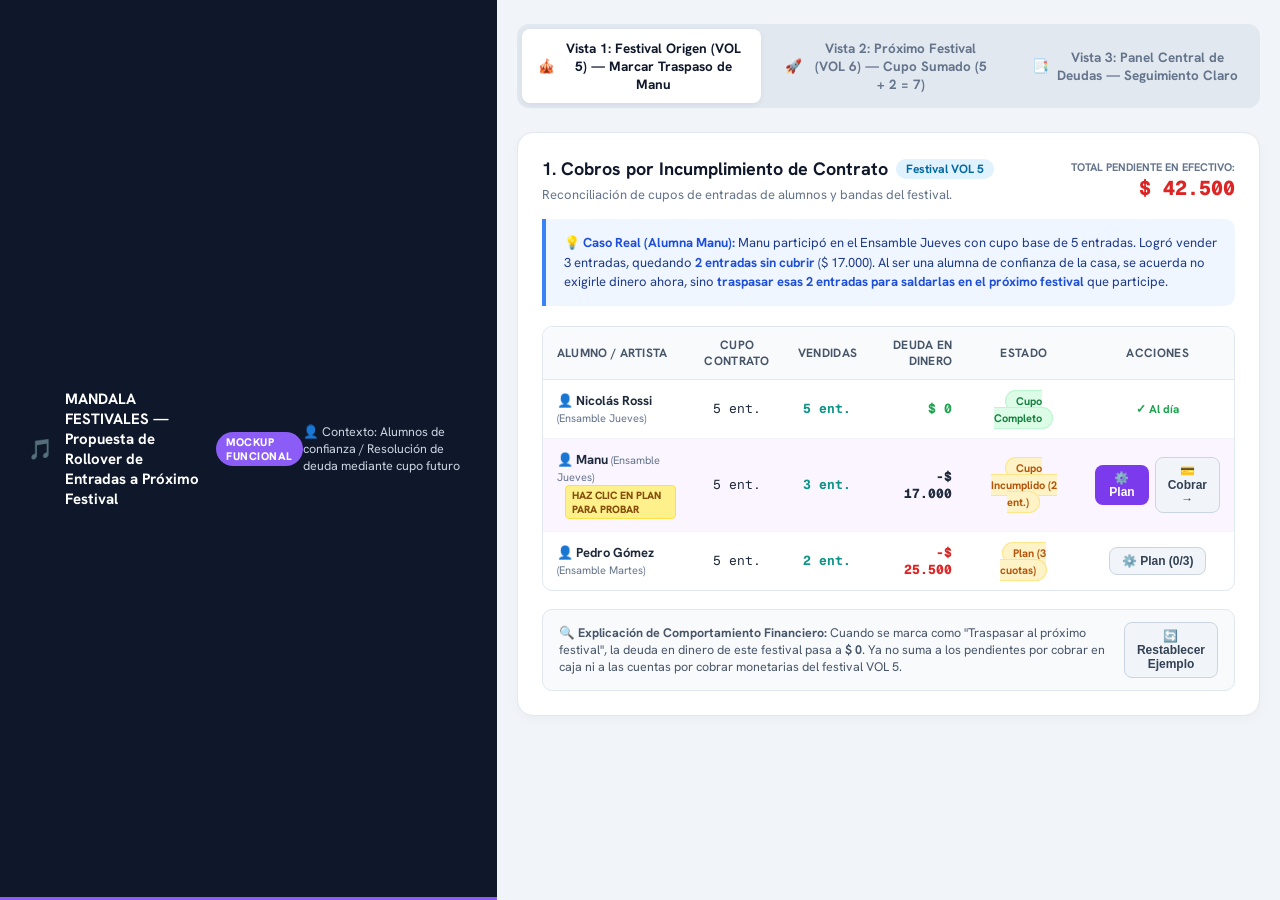
<file: propuesta_rollover_entradas.html>
<!DOCTYPE html>
<html lang="es">
<head>
    <meta charset="UTF-8">
    <meta name="viewport" content="width=device-width, initial-scale=1.0">
    <title>Propuesta Interactiva: Traspaso de Deuda de Entradas al Próximo Festival — Mandala Festivales</title>
    <link rel="icon" href="logo.png" type="image/png">
    <link rel="preconnect" href="https://fonts.googleapis.com">
    <link rel="preconnect" href="https://fonts.gstatic.com" crossorigin>
    <link href="https://fonts.googleapis.com/css2?family=Hanken+Grotesk:wght@400;500;600;700;800&family=Geist+Mono:wght@400;500;600;700&display=swap" rel="stylesheet">
    <link rel="stylesheet" href="styles.css">
    <style>
        :root {
            --bg-page: #f8fafc;
            --card-bg: #ffffff;
            --border-card: #e2e8f0;
            --accent-purple: #7c3aed;
            --accent-purple-light: #f5f3ff;
            --accent-purple-border: #ddd6fe;
        }

        body {
            background: #f1f5f9;
            margin: 0;
            font-family: 'Hanken Grotesk', sans-serif;
            color: #1e293b;
        }

        .header-nav {
            background: #0f172a;
            color: #fff;
            padding: 14px 28px;
            display: flex;
            justify-content: space-between;
            align-items: center;
            border-bottom: 3px solid #8b5cf6;
            position: sticky;
            top: 0;
            z-index: 50;
        }

        .header-title {
            display: flex;
            align-items: center;
            gap: 12px;
            font-size: 15px;
            font-weight: 700;
        }

        .badge-tag {
            background: #8b5cf6;
            color: white;
            font-size: 11px;
            font-weight: 800;
            padding: 3px 10px;
            border-radius: 999px;
            letter-spacing: 0.5px;
            text-transform: uppercase;
        }

        .container {
            max-width: 1280px;
            margin: 24px auto;
            padding: 0 20px 80px 20px;
        }

        /* TABS SELECTORAS */
        .tab-switcher {
            display: flex;
            gap: 8px;
            background: #e2e8f0;
            padding: 5px;
            border-radius: 12px;
            margin-bottom: 24px;
        }

        .tab-btn {
            flex: 1;
            padding: 10px 16px;
            border: none;
            background: transparent;
            font-family: 'Hanken Grotesk', sans-serif;
            font-weight: 700;
            font-size: 13.5px;
            color: #64748b;
            border-radius: 8px;
            cursor: pointer;
            transition: all 0.2s ease;
            display: flex;
            align-items: center;
            justify-content: center;
            gap: 8px;
        }

        .tab-btn.active {
            background: #ffffff;
            color: #0f172a;
            box-shadow: 0 2px 6px rgba(0,0,0,0.06);
        }

        .tab-btn:hover:not(.active) {
            background: rgba(255,255,255,0.5);
            color: #334155;
        }

        /* CARD PRINCIPAL */
        .preview-card {
            background: #ffffff;
            border: 1px solid var(--border-card);
            border-radius: 16px;
            padding: 24px;
            margin-bottom: 24px;
            box-shadow: 0 4px 12px rgba(15, 23, 42, 0.03);
        }

        .scenario-box {
            background: #eff6ff;
            border-left: 4px solid #3b82f6;
            padding: 14px 18px;
            border-radius: 0 10px 10px 0;
            margin-bottom: 20px;
            font-size: 13px;
            line-height: 1.5;
            color: #1e3a8a;
        }

        .scenario-box strong {
            color: #1d4ed8;
        }

        /* TABLAS ESTILO APP */
        .table-custom {
            width: 100%;
            border-collapse: separate;
            border-spacing: 0;
            font-size: 13px;
            border: 1px solid #e2e8f0;
            border-radius: 10px;
            overflow: hidden;
        }

        .table-custom th {
            background: #f8fafc;
            color: #475569;
            font-weight: 700;
            padding: 10px 14px;
            text-align: left;
            border-bottom: 1px solid #e2e8f0;
            font-size: 12px;
            text-transform: uppercase;
            letter-spacing: 0.3px;
        }

        .table-custom td {
            padding: 12px 14px;
            border-bottom: 1px solid #f1f5f9;
            vertical-align: middle;
        }

        .table-custom tr:last-child td {
            border-bottom: none;
        }

        .table-custom tr.row-target {
            background: #faf5ff;
            border-left: 4px solid #8b5cf6;
        }

        /* PILLS & BADGES */
        .badge-rollover {
            background: #f3e8ff;
            color: #7c3aed;
            border: 1px solid #d8b4fe;
            padding: 3px 10px;
            border-radius: 999px;
            font-size: 11px;
            font-weight: 700;
            display: inline-flex;
            align-items: center;
            gap: 5px;
        }

        .badge-warning {
            background: #fef3c7;
            color: #b45309;
            border: 1px solid #fde68a;
            padding: 3px 10px;
            border-radius: 999px;
            font-size: 11px;
            font-weight: 700;
        }

        .badge-success {
            background: #dcfce7;
            color: #15803d;
            border: 1px solid #bbf7d0;
            padding: 3px 10px;
            border-radius: 999px;
            font-size: 11px;
            font-weight: 700;
        }

        .badge-quota-extra {
            background: #ede9fe;
            color: #6d28d9;
            border: 1px solid #c4b5fd;
            font-size: 11px;
            font-weight: 800;
            padding: 2px 8px;
            border-radius: 6px;
            margin-left: 6px;
        }

        /* BOTONES */
        .btn-action-primary {
            background: #7c3aed;
            color: white;
            border: none;
            padding: 6px 14px;
            border-radius: 8px;
            font-weight: 700;
            font-size: 12px;
            cursor: pointer;
            transition: all 0.2s;
            display: inline-flex;
            align-items: center;
            gap: 6px;
        }

        .btn-action-primary:hover {
            background: #6d28d9;
            box-shadow: 0 2px 8px rgba(124, 58, 237, 0.3);
        }

        .btn-action-secondary {
            background: #f1f5f9;
            color: #334155;
            border: 1px solid #cbd5e1;
            padding: 6px 12px;
            border-radius: 8px;
            font-weight: 600;
            font-size: 12px;
            cursor: pointer;
            transition: all 0.2s;
        }

        .btn-action-secondary:hover {
            background: #e2e8f0;
        }

        /* MODAL MOCKUP */
        .modal-overlay {
            position: fixed;
            top: 0;
            left: 0;
            right: 0;
            bottom: 0;
            background: rgba(15, 23, 42, 0.6);
            backdrop-filter: blur(4px);
            display: none;
            align-items: center;
            justify-content: center;
            z-index: 1000;
        }

        .modal-box {
            background: #ffffff;
            width: 95%;
            max-width: 560px;
            border-radius: 16px;
            box-shadow: 0 20px 25px -5px rgba(0,0,0,0.2);
            overflow: hidden;
            animation: modalPop 0.25s cubic-bezier(0.16, 1, 0.3, 1);
        }

        @keyframes modalPop {
            0% { transform: scale(0.95); opacity: 0; }
            100% { transform: scale(1); opacity: 1; }
        }

        .modal-header {
            background: #0f172a;
            color: white;
            padding: 16px 20px;
            display: flex;
            justify-content: space-between;
            align-items: center;
        }

        .modal-body {
            padding: 20px 24px;
        }

        .modal-footer {
            background: #f8fafc;
            padding: 14px 20px;
            display: flex;
            justify-content: flex-end;
            gap: 10px;
            border-top: 1px solid #e2e8f0;
        }

        /* CARDS DE SELECCION DENTRO DEL MODAL */
        .option-card {
            border: 2px solid #e2e8f0;
            border-radius: 12px;
            padding: 14px;
            margin-bottom: 12px;
            cursor: pointer;
            transition: all 0.2s;
            display: flex;
            gap: 12px;
            align-items: flex-start;
        }

        .option-card:hover {
            border-color: #cbd5e1;
            background: #f8fafc;
        }

        .option-card.selected {
            border-color: #7c3aed;
            background: #faf5ff;
        }

        .option-radio {
            margin-top: 3px;
            accent-color: #7c3aed;
            width: 17px;
            height: 17px;
        }

        .option-text h4 {
            margin: 0 0 4px 0;
            font-size: 13.5px;
            color: #0f172a;
        }

        .option-text p {
            margin: 0;
            font-size: 12px;
            color: #64748b;
            line-height: 1.4;
        }

        .interactive-indicator {
            display: inline-block;
            background: #fef08a;
            color: #854d0e;
            font-size: 10.5px;
            font-weight: 800;
            padding: 2px 6px;
            border-radius: 4px;
            margin-left: 8px;
            border: 1px solid #fde047;
            text-transform: uppercase;
        }
    </style>
</head>
<body>

    <!-- BARRA SUPERIOR -->
    <div class="header-nav">
        <div class="header-title">
            <span style="font-size: 20px;">🎵</span>
            <span>MANDALA FESTIVALES — Propuesta de Rollover de Entradas a Próximo Festival</span>
            <span class="badge-tag">Mockup Funcional</span>
        </div>
        <div style="font-size: 12.5px; color: #cbd5e1;">
            👤 Contexto: Alumnos de confianza / Resolución de deuda mediante cupo futuro
        </div>
    </div>

    <div class="container">

        <!-- SELECTOR DE ESCENARIOS / VISTAS -->
        <div class="tab-switcher">
            <button class="tab-btn active" id="tab-btn-vol5" onclick="mostrarPestana('vol5')">
                <span>🎪</span> Vista 1: Festival Origen (VOL 5) — Marcar Traspaso de Manu
            </button>
            <button class="tab-btn" id="tab-btn-vol6" onclick="mostrarPestana('vol6')">
                <span>🚀</span> Vista 2: Próximo Festival (VOL 6) — Cupo Sumado (5 + 2 = 7)
            </button>
            <button class="tab-btn" id="tab-btn-deudas" onclick="mostrarPestana('deudas')">
                <span>📑</span> Vista 3: Panel Central de Deudas — Seguimiento Claro
            </button>
        </div>

        <!-- ======================================================== -->
        <!-- VISTA 1: FESTIVAL ORIGEN (VOL 5) -->
        <!-- ======================================================== -->
        <div id="vista-vol5" class="preview-card">
            <div style="display: flex; justify-content: space-between; align-items: flex-start; margin-bottom: 16px;">
                <div>
                    <h2 style="margin: 0 0 6px 0; font-size: 18px; color: #0f172a; display: flex; align-items: center; gap: 8px;">
                        <span>1. Cobros por Incumplimiento de Contrato</span>
                        <span style="font-size: 12px; background: #e0f2fe; color: #0369a1; padding: 2px 10px; border-radius: 999px; font-weight: 700;">Festival VOL 5</span>
                    </h2>
                    <p style="margin: 0; font-size: 13px; color: #64748b;">
                        Reconciliación de cupos de entradas de alumnos y bandas del festival.
                    </p>
                </div>
                <div style="text-align: right;">
                    <span style="font-size: 11px; text-transform: uppercase; color: #64748b; font-weight: 700;">Total Pendiente en Efectivo:</span>
                    <div id="vol5-total-deuda-dinero" style="font-family: 'Geist Mono'; font-size: 20px; font-weight: 800; color: #dc2626;">
                        $ 42.500
                    </div>
                </div>
            </div>

            <div class="scenario-box">
                <strong>💡 Caso Real (Alumna Manu):</strong> Manu participó en el Ensamble Jueves con cupo base de 5 entradas. Logró vender 3 entradas, quedando <strong>2 entradas sin cubrir</strong> ($ 17.000). Al ser una alumna de confianza de la casa, se acuerda no exigirle dinero ahora, sino <strong>traspasar esas 2 entradas para saldarlas en el próximo festival</strong> que participe.
            </div>

            <table class="table-custom">
                <thead>
                    <tr>
                        <th style="width: 25%;">Alumno / Artista</th>
                        <th style="width: 12%; text-align: center;">Cupo Contrato</th>
                        <th style="width: 12%; text-align: center;">Vendidas</th>
                        <th style="width: 15%; text-align: right;">Deuda en Dinero</th>
                        <th style="width: 18%; text-align: center;">Estado</th>
                        <th style="width: 18%; text-align: center;">Acciones</th>
                    </tr>
                </thead>
                <tbody>
                    <!-- ALUMNO 1 (NORMAL CUMPLIDO) -->
                    <tr>
                        <td>👤 <strong>Nicolás Rossi</strong> <span style="font-size: 11px; color: #64748b;">(Ensamble Jueves)</span></td>
                        <td style="text-align: center; font-family: 'Geist Mono';">5 ent.</td>
                        <td style="text-align: center; font-family: 'Geist Mono'; color: #0d9488; font-weight: 700;">5 ent.</td>
                        <td style="text-align: right; font-family: 'Geist Mono'; color: #16a34a; font-weight: 700;">$ 0</td>
                        <td style="text-align: center;"><span class="badge-success">Cupo Completo</span></td>
                        <td style="text-align: center; color: #16a34a; font-size: 11.5px; font-weight: 700;">✓ Al día</td>
                    </tr>

                    <!-- ALUMNA MANU (FILA OBJETIVO CON INTERACCIÓN) -->
                    <tr class="row-target" id="row-manu-vol5">
                        <td>
                            👤 <strong>Manu</strong> <span style="font-size: 11px; color: #64748b;">(Ensamble Jueves)</span>
                            <span class="interactive-indicator">Haz clic en Plan para probar</span>
                        </td>
                        <td style="text-align: center; font-family: 'Geist Mono';">5 ent.</td>
                        <td style="text-align: center; font-family: 'Geist Mono'; color: #0d9488; font-weight: 700;">3 ent.</td>
                        <td style="text-align: right; font-family: 'Geist Mono'; font-weight: 800;" id="manu-deuda-pesos">
                            -$ 17.000
                        </td>
                        <td style="text-align: center;" id="manu-estado-celda">
                            <span class="badge-warning">Cupo Incumplido (2 ent.)</span>
                        </td>
                        <td style="text-align: center;" id="manu-acciones-celda">
                            <div style="display: inline-flex; gap: 6px; align-items: center;">
                                <button class="btn-action-primary" onclick="abrirModalPlan('Manu', 2, 17000)">
                                    ⚙️ Plan
                                </button>
                                <button class="btn-action-secondary" title="Cobro directo en efectivo">
                                    💳 Cobrar →
                                </button>
                            </div>
                        </td>
                    </tr>

                    <!-- ALUMNO 3 (CON PLAN EN CUOTAS COMÚN) -->
                    <tr>
                        <td>👤 <strong>Pedro Gómez</strong> <span style="font-size: 11px; color: #64748b;">(Ensamble Martes)</span></td>
                        <td style="text-align: center; font-family: 'Geist Mono';">5 ent.</td>
                        <td style="text-align: center; font-family: 'Geist Mono'; color: #0d9488; font-weight: 700;">2 ent.</td>
                        <td style="text-align: right; font-family: 'Geist Mono'; color: #dc2626; font-weight: 800;">-$ 25.500</td>
                        <td style="text-align: center;"><span class="badge-warning">Plan (3 cuotas)</span></td>
                        <td style="text-align: center;">
                            <button class="btn-action-secondary">⚙️ Plan (0/3)</button>
                        </td>
                    </tr>
                </tbody>
            </table>

            <div style="margin-top: 18px; padding: 12px 16px; background: #f8fafc; border-radius: 10px; border: 1px solid #e2e8f0; font-size: 12.5px; color: #475569; display: flex; justify-content: space-between; align-items: center;">
                <div>
                    <strong>🔍 Explicación de Comportamiento Financiero:</strong> Cuando se marca como "Traspasar al próximo festival", la deuda en dinero de este festival pasa a <strong>$ 0</strong>. Ya no suma a los pendientes por cobrar en caja ni a las cuentas por cobrar monetarias del festival VOL 5.
                </div>
                <button class="btn-action-secondary" onclick="resetearEstadoManu()">🔄 Restablecer Ejemplo</button>
            </div>
        </div>

        <!-- ======================================================== -->
        <!-- VISTA 2: PRÓXIMO FESTIVAL (VOL 6) -->
        <!-- ======================================================== -->
        <div id="vista-vol6" class="preview-card" style="display: none;">
            <div style="display: flex; justify-content: space-between; align-items: flex-start; margin-bottom: 16px;">
                <div>
                    <h2 style="margin: 0 0 6px 0; font-size: 18px; color: #0f172a; display: flex; align-items: center; gap: 8px;">
                        <span>1. Cobros por Incumplimiento de Contrato</span>
                        <span style="font-size: 12px; background: #ede9fe; color: #6d28d9; padding: 2px 10px; border-radius: 999px; font-weight: 700;">Próximo Evento: Festival VOL 6</span>
                    </h2>
                    <p style="margin: 0; font-size: 13px; color: #64748b;">
                        El sistema detecta automáticamente que Manu tiene una deuda de entradas arrastrada desde el festival VOL 5.
                    </p>
                </div>
                <div style="text-align: right;">
                    <span style="font-size: 11px; text-transform: uppercase; color: #64748b; font-weight: 700;">Cupo Vigente Base:</span>
                    <div style="font-family: 'Geist Mono'; font-size: 18px; font-weight: 800; color: #0f172a;">
                        5 entradas / alumno
                    </div>
                </div>
            </div>

            <div class="scenario-box" style="background: #faf5ff; border-color: #8b5cf6; color: #581c87;">
                <strong>🎯 Cómo opera en el nuevo Festival (VOL 6):</strong>
                A todos los alumnos se les aplica el cupo base (5 ent.). A <strong>Manu</strong>, el sistema le suma automáticamente las <strong>2 entradas adeudadas del VOL 5</strong>, resultando en un <strong>Cupo Total de 7 entradas</strong>.
                <br>• Si vende 7 entradas: el estado es <strong>Cupo Completo</strong> (saldó todo al 100%).
                <br>• Si vende 5 entradas: cubrió 5 de su meta de 7, por lo que le faltan 2 entradas. <strong>El festival VOL 5 ya quedó saldado y cerrado</strong>; la deuda remanente de 2 entradas pasa a ser de VOL 6 (donde se puede cobrar en efectivo, financiar en cuotas o volver a acordar un traspaso).
            </div>

            <table class="table-custom">
                <thead>
                    <tr>
                        <th style="width: 25%;">Alumno / Artista</th>
                        <th style="width: 18%; text-align: center;">Cupo a Cubrir</th>
                        <th style="width: 14%; text-align: center;">Entradas Vendidas</th>
                        <th style="width: 14%; text-align: right;">Deuda en Dinero</th>
                        <th style="width: 15%; text-align: center;">Estado</th>
                        <th style="width: 14%; text-align: center;">Detalle</th>
                    </tr>
                </thead>
                <tbody>
                    <!-- ALUMNA MANU EN EL NUEVO FESTIVAL -->
                    <tr class="row-target" style="background: #faf5ff;">
                        <td>
                            👤 <strong>Manu</strong> <span style="font-size: 11px; color: #64748b;">(Ensamble Martes)</span>
                            <div style="font-size: 11px; color: #7c3aed; font-weight: 600; margin-top: 2px;">
                                🔄 Arrastra deuda de Festival VOL 5
                            </div>
                        </td>
                        <td style="text-align: center; font-family: 'Geist Mono';">
                            <span style="font-size: 15px; font-weight: 800; color: #7c3aed;">7 ent.</span>
                            <span class="badge-quota-extra" title="5 del contrato actual + 2 adeudadas de VOL 5">
                                5 base + 2 arrastradas
                            </span>
                        </td>
                        <td style="text-align: center;">
                            <div style="display: inline-flex; align-items: center; gap: 4px;">
                                <input type="number" id="inp-vendidas-vol6" value="7" min="0" max="20" 
                                    style="width: 60px; padding: 4px 6px; font-family: 'Geist Mono'; font-weight: 700; color: #0d9488; text-align: center; border: 1px solid #cbd5e1; border-radius: 6px;"
                                    onchange="simularVentaVol6(this.value)">
                                <span style="font-size: 11px; color: #64748b;">ent.</span>
                            </div>
                        </td>
                        <td style="text-align: right; font-family: 'Geist Mono'; font-weight: 800;" id="deuda-vol6-pesos">
                            $ 0
                        </td>
                        <td style="text-align: center;" id="estado-vol6-celda">
                            <span class="badge-success">Cupo Completo</span>
                        </td>
                        <td style="text-align: center; font-size: 11.5px; color: #64748b;">
                            <span id="detalle-vol6-txt">Saldó cupo total (7 ent.)</span>
                        </td>
                    </tr>

                    <!-- OTRO ALUMNO EN VOL 6 -->
                    <tr>
                        <td>👤 <strong>Camila Torres</strong> <span style="font-size: 11px; color: #64748b;">(Ensamble Martes)</span></td>
                        <td style="text-align: center; font-family: 'Geist Mono'; font-weight: 700;">5 ent.</td>
                        <td style="text-align: center; font-family: 'Geist Mono'; font-weight: 700; color: #0d9488;">5 ent.</td>
                        <td style="text-align: right; font-family: 'Geist Mono'; color: #16a34a; font-weight: 700;">$ 0</td>
                        <td style="text-align: center;"><span class="badge-success">Cupo Completo</span></td>
                        <td style="text-align: center; font-size: 11.5px; color: #64748b;">Cupo normal</td>
                    </tr>
                </tbody>
            </table>

            <div style="margin-top: 16px; padding: 12px; background: #fff; border: 1px dashed #c4b5fd; border-radius: 10px; font-size: 12px; color: #6b21a8;">
                💬 <strong>Prueba interactiva:</strong> Modifica el número de entradas vendidas de Manu arriba (ej: pon 5 o 6) para ver cómo el sistema calcula si cubre solo una parte de la deuda arrastrada o la totalidad.
            </div>
        </div>

        <!-- ======================================================== -->
        <!-- VISTA 3: PANEL CENTRAL DE DEUDAS -->
        <!-- ======================================================== -->
        <div id="vista-deudas" class="preview-card" style="display: none;">
            <div style="display: flex; justify-content: space-between; align-items: flex-start; margin-bottom: 16px;">
                <div>
                    <h2 style="margin: 0 0 6px 0; font-size: 18px; color: #0f172a; display: flex; align-items: center; gap: 8px;">
                        <span>Panel Central de Deudas & Cobranzas</span>
                    </h2>
                    <p style="margin: 0; font-size: 13px; color: #64748b;">
                        Visión global de cuentas a cobrar y acuerdos en entradas entre festivales.
                    </p>
                </div>
            </div>

            <!-- FILTRO DE ESTADO DE DEUDA -->
            <div style="display: flex; gap: 10px; margin-bottom: 16px; align-items: center;">
                <span style="font-size: 12px; font-weight: 700; color: #475569;">Ver tipo de deudas:</span>
                <span style="background: #0f172a; color: white; padding: 4px 10px; border-radius: 6px; font-size: 11.5px; font-weight: 700;">Todas</span>
                <span style="background: #f1f5f9; color: #475569; padding: 4px 10px; border-radius: 6px; font-size: 11.5px; font-weight: 600;">💵 Deudas en Dinero ($)</span>
                <span style="background: #f5f3ff; color: #7c3aed; border: 1px solid #ddd6fe; padding: 4px 10px; border-radius: 6px; font-size: 11.5px; font-weight: 700;">🔄 Traspasos a Próximo Festival</span>
            </div>

            <table class="table-custom">
                <thead>
                    <tr>
                        <th>Festival Origen</th>
                        <th>Tipo / Concepto</th>
                        <th>Deudor / Alumno</th>
                        <th style="text-align: right;">Monto en $</th>
                        <th style="text-align: center;">Estado de Cobro</th>
                        <th style="text-align: center;">Destino Asignado</th>
                    </tr>
                </thead>
                <tbody>
                    <!-- DEUDA COMUN EN EFECTIVO -->
                    <tr>
                        <td><strong>VOL 5</strong></td>
                        <td><span style="background: #f0fdf4; color: #166534; border: 1px solid #bbf7d0; font-size: 11px; padding: 2px 8px; border-radius: 12px;">● Entrada Alumno</span></td>
                        <td>👤 Pedro Gómez</td>
                        <td style="text-align: right; font-family: 'Geist Mono'; font-weight: 800; color: #dc2626;">$ 25.500</td>
                        <td style="text-align: center;"><span class="badge-warning">Plan Cuotas (0/3)</span></td>
                        <td style="text-align: center; font-size: 12px; color: #64748b;">Cobro monetario</td>
                    </tr>

                    <!-- DEUDA TRASPASADA DE MANU -->
                    <tr style="background: #faf5ff;">
                        <td><strong>VOL 5</strong></td>
                        <td><span class="badge-rollover">🔄 Rollover Entradas</span></td>
                        <td>👤 <strong>Manu</strong></td>
                        <td style="text-align: right; font-family: 'Geist Mono'; font-weight: 700; color: #7c3aed;">
                            2 entradas <span style="font-size: 11px; color: #64748b;">($ 0 en $)</span>
                        </td>
                        <td style="text-align: center;">
                            <span class="badge-rollover">🔄 Traspaso Activo</span>
                        </td>
                        <td style="text-align: center; font-size: 12px; font-weight: 700; color: #6d28d9;">
                            🎪 Festival VOL 6
                        </td>
                    </tr>
                </tbody>
            </table>
        </div>

    </div>

    <!-- ======================================================== -->
    <!-- MODAL INTERACTIVO: PLAN / TRASPASO ALUMNO -->
    <!-- ======================================================== -->
    <div id="modal-plan" class="modal-overlay">
        <div class="modal-box">
            <div class="modal-header">
                <div style="display: flex; align-items: center; gap: 8px;">
                    <span style="font-size: 18px;">⚙️</span>
                    <strong style="font-size: 14.5px;">Gestión de Cupo Incumplido — <span id="modal-alumno-nom">Manu</span></strong>
                </div>
                <button onclick="cerrarModalPlan()" style="background: transparent; border: none; color: white; font-size: 18px; cursor: pointer;">✕</button>
            </div>
            <div class="modal-body">
                <div style="background: #f8fafc; border: 1px solid #e2e8f0; border-radius: 10px; padding: 12px 14px; margin-bottom: 16px; display: flex; justify-content: space-between;">
                    <div>
                        <div style="font-size: 11.5px; color: #64748b; font-weight: 700; text-transform: uppercase;">Entradas no cubiertas:</div>
                        <div style="font-size: 16px; font-weight: 800; color: #dc2626;" id="modal-cant-ent">2 entradas</div>
                    </div>
                    <div style="text-align: right;">
                        <div style="font-size: 11.5px; color: #64748b; font-weight: 700; text-transform: uppercase;">Valor Equivalente:</div>
                        <div style="font-size: 16px; font-weight: 800; color: #0f172a;" id="modal-monto-equiv">$ 17.000</div>
                    </div>
                </div>

                <div style="font-size: 13px; font-weight: 700; color: #1e293b; margin-bottom: 10px;">
                    ¿Cómo se cubrirán estas entradas faltantes?
                </div>

                <!-- OPCION 1: COBRO EN DINERO -->
                <div class="option-card" id="opt-dinero" onclick="seleccionarOpcionModal('dinero')">
                    <input type="radio" name="tipo_resolucion" class="option-radio" id="rad-dinero">
                    <div class="option-text">
                        <h4>💵 1. Pago en Dinero (1 o más cuotas)</h4>
                        <p>El alumno abonará el valor de las entradas en efectivo o transferencia. Se registra en Finanzas y genera plan de cuotas.</p>
                    </div>
                </div>

                <!-- OPCION 2: TRASPASO AL PROXIMO FESTIVAL (NUEVA OPCION SOLICITADA) -->
                <div class="option-card selected" id="opt-traspaso" onclick="seleccionarOpcionModal('traspaso')">
                    <input type="radio" name="tipo_resolucion" class="option-radio" id="rad-traspaso" checked>
                    <div class="option-text">
                        <h4>🔄 2. Traspasar al Próximo Festival (Sin cobro en dinero)</h4>
                        <p>Las <strong>2 entradas</strong> se suman automáticamente al contrato del próximo festival en el que Manu participe (ej: 5 base + 2 = 7).</p>
                    </div>
                </div>

                <!-- CAMPOS ESPECIFICOS DE TRASPASO -->
                <div id="seccion-detalles-traspaso" style="background: #faf5ff; border: 1px solid #ddd6fe; border-radius: 10px; padding: 12px; margin-top: 12px;">
                    <div style="display: flex; gap: 10px; align-items: center; margin-bottom: 8px;">
                        <label style="font-size: 12px; font-weight: 700; color: #6d28d9;">Cantidad de entradas a traspasar:</label>
                        <input type="number" value="2" min="1" max="10" style="width: 55px; padding: 4px 6px; font-family: 'Geist Mono'; font-weight: 700; border: 1px solid #c4b5fd; border-radius: 6px; text-align: center;">
                    </div>
                    <div style="font-size: 11.5px; color: #7c3aed;">
                        ✓ La deuda en dinero de este festival (VOL 5) se anula ($0).<br>
                        ✓ El próximo festival que cargues con Manu detectará este traspaso de forma 100% automática.
                    </div>
                </div>
            </div>
            <div class="modal-footer">
                <button class="btn-action-secondary" onclick="cerrarModalPlan()">Cancelar</button>
                <button class="btn-action-primary" onclick="confirmarAplicarPlan()">
                    ✓ Confirmar y Aplicar
                </button>
            </div>
        </div>
    </div>

    <script>
        let opcionSeleccionada = 'traspaso';
        let manuTraspasada = false;

        function mostrarPestana(pestana) {
            document.getElementById('vista-vol5').style.display = pestana === 'vol5' ? 'block' : 'none';
            document.getElementById('vista-vol6').style.display = pestana === 'vol6' ? 'block' : 'none';
            document.getElementById('vista-deudas').style.display = pestana === 'deudas' ? 'block' : 'none';

            document.getElementById('tab-btn-vol5').classList.toggle('active', pestana === 'vol5');
            document.getElementById('tab-btn-vol6').classList.toggle('active', pestana === 'vol6');
            document.getElementById('tab-btn-deudas').classList.toggle('active', pestana === 'deudas');
        }

        function abrirModalPlan(nombre, faltantes, monto) {
            document.getElementById('modal-alumno-nom').textContent = nombre;
            document.getElementById('modal-cant-ent').textContent = `${faltantes} entradas`;
            document.getElementById('modal-monto-equiv').textContent = `$ ${monto.toLocaleString('es-AR')}`;
            document.getElementById('modal-plan').style.display = 'flex';
        }

        function cerrarModalPlan() {
            document.getElementById('modal-plan').style.display = 'none';
        }

        function seleccionarOpcionModal(tipo) {
            opcionSeleccionada = tipo;
            document.getElementById('opt-dinero').classList.toggle('selected', tipo === 'dinero');
            document.getElementById('opt-traspaso').classList.toggle('selected', tipo === 'traspaso');
            document.getElementById('rad-dinero').checked = (tipo === 'dinero');
            document.getElementById('rad-traspaso').checked = (tipo === 'traspaso');
            document.getElementById('seccion-detalles-traspaso').style.display = (tipo === 'traspaso') ? 'block' : 'none';
        }

        function confirmarAplicarPlan() {
            cerrarModalPlan();
            if (opcionSeleccionada === 'traspaso') {
                aplicarTraspasoManu();
            } else {
                aplicarCobroDineroManu();
            }
        }

        function aplicarTraspasoManu() {
            manuTraspasada = true;
            document.getElementById('manu-deuda-pesos').innerHTML = `<span style="color: #7c3aed; font-size: 13px;">$ 0</span> <span style="font-size: 10.5px; color: #64748b; display: block; font-weight: 500;">(2 ent. a próx. fest)</span>`;
            document.getElementById('manu-estado-celda').innerHTML = `<span class="badge-rollover">🔄 Traspasada a Próx. Fest</span>`;
            document.getElementById('manu-acciones-celda').innerHTML = `
                <div style="display: inline-flex; gap: 5px; align-items: center;">
                    <button class="btn-action-primary" style="background: #f3e8ff; color: #7c3aed; border: 1px solid #d8b4fe;" onclick="abrirModalPlan('Manu', 2, 17000)">
                        🔄 Traspaso (2 ent.)
                    </button>
                    <button class="btn-action-secondary" style="font-size: 11px; padding: 4px 8px;" onclick="resetearEstadoManu()" title="Deshacer y volver a cobrar en dinero">
                        ✕ Quitar
                    </button>
                </div>
            `;
            document.getElementById('vol5-total-deuda-dinero').textContent = '$ 25.500';
            
            // Mostrar animación / alerta
            mostrarPestana('vol6');
        }

        function aplicarCobroDineroManu() {
            manuTraspasada = false;
            document.getElementById('manu-deuda-pesos').textContent = '-$ 17.000';
            document.getElementById('manu-deuda-pesos').style.color = '#dc2626';
            document.getElementById('manu-estado-celda').innerHTML = `<span class="badge-warning">Cupo Incumplido (2 ent.)</span>`;
            document.getElementById('manu-acciones-celda').innerHTML = `
                <div style="display: inline-flex; gap: 6px; align-items: center;">
                    <button class="btn-action-primary" onclick="abrirModalPlan('Manu', 2, 17000)">⚙️ Plan / Traspaso</button>
                    <button class="btn-action-secondary">💳 Cobrar →</button>
                </div>
            `;
            document.getElementById('vol5-total-deuda-dinero').textContent = '$ 42.500';
        }

        function resetearEstadoManu() {
            aplicarCobroDineroManu();
            document.getElementById('inp-vendidas-vol6').value = '7';
            simularVentaVol6(7);
        }

        function simularVentaVol6(val) {
            const vendidas = Number(val || 0);
            const cupoTotal = 7;
            const faltan = Math.max(0, cupoTotal - vendidas);
            const celdaDeuda = document.getElementById('deuda-vol6-pesos');
            const celdaEstado = document.getElementById('estado-vol6-celda');
            const celdaDetalle = document.getElementById('detalle-vol6-txt');

            if (vendidas >= cupoTotal) {
                celdaDeuda.textContent = '$ 0';
                celdaDeuda.style.color = '#16a34a';
                celdaEstado.innerHTML = `<span class="badge-success">Cupo Completo</span>`;
                celdaDetalle.textContent = 'Saldó cupo total (7 ent.)';
            } else if (vendidas === 6) {
                celdaDeuda.textContent = '-$ 8.500';
                celdaDeuda.style.color = '#dc2626';
                celdaEstado.innerHTML = `<span class="badge-warning">Cupo Incumplido</span>`;
                celdaDetalle.textContent = 'Falta 1 entrada (Deuda VOL 6)';
            } else if (vendidas === 5) {
                celdaDeuda.textContent = '-$ 17.000';
                celdaDeuda.style.color = '#dc2626';
                celdaEstado.innerHTML = `<span class="badge-warning">Cupo Incumplido</span>`;
                celdaDetalle.textContent = 'Faltan 2 entradas (Deuda VOL 6)';
            } else {
                celdaDeuda.textContent = `-$ ${(faltan * 8500).toLocaleString('es-AR')}`;
                celdaDeuda.style.color = '#dc2626';
                celdaEstado.innerHTML = `<span class="badge-warning">Cupo Incumplido</span>`;
                celdaDetalle.textContent = `Faltan ${faltan} entradas (Deuda VOL 6)`;
            }
        }
    </script>
</body>
</html>
</file>
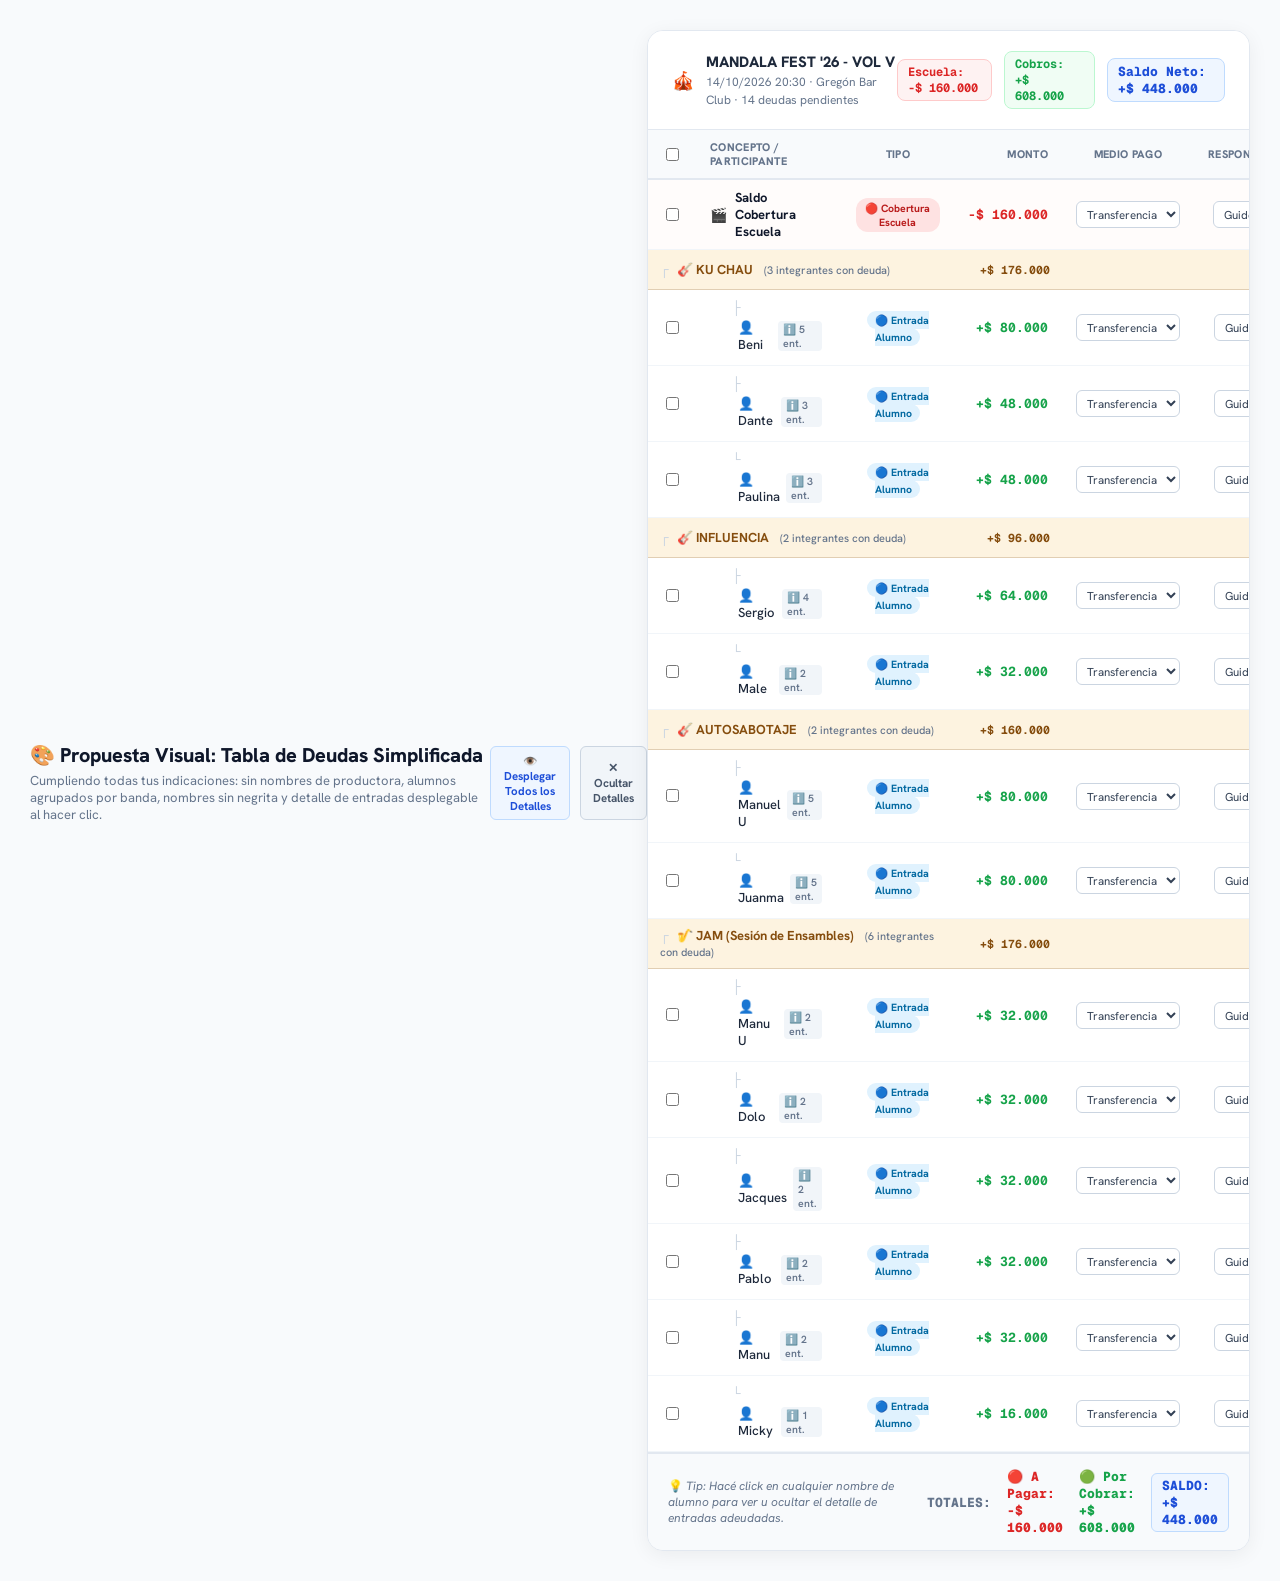
<file: propuesta_tabla_deudas.html>
<!DOCTYPE html>
<html lang="es">
<head>
    <meta charset="UTF-8">
    <meta name="viewport" content="width=device-width, initial-scale=1.0">
    <title>Propuesta Visual - Tabla Simplificada de Deudas</title>
    <link href="https://fonts.googleapis.com/css2?family=Hanken+Grotesk:wght@400;500;600;700;800&family=Geist+Mono:wght@500;600;700&display=swap" rel="stylesheet">
    <link rel="stylesheet" href="styles.css">
    <style>
        body {
            background-color: #f8fafc;
            font-family: 'Hanken Grotesk', sans-serif;
            padding: 30px;
            height: auto;
            overflow-y: auto;
            color: #1e293b;
        }
        .container {
            max-width: 1200px;
            margin: 0 auto;
            background: #ffffff;
            border-radius: 16px;
            box-shadow: 0 4px 20px rgba(0,0,0,0.06);
            border: 1px solid #e2e8f0;
            overflow: hidden;
        }
        .header-box {
            padding: 20px 24px;
            border-bottom: 1px solid #e2e8f0;
            background: #ffffff;
            display: flex;
            justify-content: space-between;
            align-items: center;
        }
        .badge-kpi {
            font-family: 'Geist Mono', monospace;
            font-size: 12px;
            font-weight: 700;
            padding: 4px 10px;
            border-radius: 8px;
        }
        .badge-red { background: #fef2f2; color: #dc2626; border: 1px solid #fecaca; }
        .badge-green { background: #f0fdf4; color: #16a34a; border: 1px solid #bbf7d0; }
        .badge-saldo { background: #eff6ff; color: #1d4ed8; border: 1px solid #bfdbfe; font-size: 13px; font-weight: 800; }

        /* Estilos de la tabla de Deudas Simplificada */
        .tabla-deudas-v2 {
            width: 100%;
            border-collapse: collapse;
            font-size: 13px;
        }
        .tabla-deudas-v2 th {
            background: #f8fafc;
            border-bottom: 2px solid #e2e8f0;
            padding: 10px 14px;
            font-size: 11px;
            font-weight: 800;
            text-transform: uppercase;
            color: #64748b;
            text-align: left;
            letter-spacing: 0.03em;
        }
        .tabla-deudas-v2 td {
            padding: 9px 14px;
            border-bottom: 1px solid #f1f5f9;
            vertical-align: middle;
        }
        .tabla-deudas-v2 tr:hover td {
            background: #f8fafc;
        }

        /* Cabecera del Festival */
        .fila-festival-header {
            background: #f1f5f9 !important;
            border-top: 2px solid #cbd5e1;
            border-bottom: 2px solid #cbd5e1;
        }
        .fila-festival-header td {
            padding: 12px 16px;
        }

        /* Subcabecera de Banda */
        .fila-banda-header {
            background: #f8fafc;
            border-top: 1px solid #e2e8f0;
        }
        .fila-banda-header td {
            padding: 8px 14px 8px 36px;
            font-size: 12px;
            font-weight: 700;
            color: #334155;
        }

        /* Nombres de alumnos (SIN NEGRITA) */
        .nombre-alumno {
            font-weight: 500;
            color: #1e293b;
            display: inline-flex;
            align-items: center;
            gap: 6px;
            cursor: pointer;
            padding: 3px 6px;
            border-radius: 6px;
            transition: all 0.15s ease;
        }
        .nombre-alumno:hover {
            background: #e0f2fe;
            color: #0369a1;
        }
        .info-pill-click {
            font-size: 10.5px;
            color: #64748b;
            background: #f1f5f9;
            padding: 1px 5px;
            border-radius: 4px;
            font-weight: 600;
            transition: all 0.15s;
        }
        .nombre-alumno:hover .info-pill-click {
            background: #bae6fd;
            color: #0284c7;
        }

        /* Detalle desplegable animado */
        .detalle-entradas-desplegable {
            display: none;
            margin-top: 5px;
            padding: 6px 10px;
            background: #fffbeb;
            border: 1px solid #fef08a;
            border-radius: 6px;
            font-size: 11px;
            color: #854d0e;
            animation: fadeIn 0.2s ease-in-out;
        }
        .detalle-entradas-desplegable.activo {
            display: block;
        }
        @keyframes fadeIn {
            from { opacity: 0; transform: translateY(-3px); }
            to { opacity: 1; transform: translateY(0); }
        }

        .monto-celda {
            font-family: 'Geist Mono', monospace;
            font-size: 13px;
            font-weight: 700;
            text-align: right;
            white-space: nowrap;
        }
        .monto-red { color: #dc2626; }
        .monto-green { color: #16a34a; }

        .select-mini {
            border: 1px solid #cbd5e1;
            border-radius: 6px;
            padding: 4px 6px;
            font-size: 11.5px;
            font-family: inherit;
            background: #ffffff;
            color: #334155;
            cursor: pointer;
        }
        .inp-obs-mini {
            border: 1px solid #cbd5e1;
            border-radius: 6px;
            padding: 4px 8px;
            font-size: 11.5px;
            font-family: inherit;
            width: 100%;
            box-sizing: border-box;
            background: #ffffff;
        }
        .btn-accion-mini {
            border: none;
            border-radius: 6px;
            padding: 4px 10px;
            font-size: 11px;
            font-weight: 700;
            cursor: pointer;
            transition: all 0.15s;
        }
        .btn-accion-pagar { background: #dc2626; color: #ffffff; }
        .btn-accion-pagar:hover { background: #b91c1c; }
        .btn-accion-cobrar { background: #16a34a; color: #ffffff; }
        .btn-accion-cobrar:hover { background: #15803d; }

        /* Conector visual tipo árbol */
        .arbol-conector {
            color: #cbd5e1;
            margin-right: 6px;
            font-family: monospace;
            font-size: 14px;
        }
    </style>
</head>
<body>

    <div style="max-width:1200px; margin: 0 auto 16px auto; display:flex; justify-content:space-between; align-items:center;">
        <div>
            <h2 style="margin:0; font-size:20px; font-weight:800; color:#0f172a;">🎨 Propuesta Visual: Tabla de Deudas Simplificada</h2>
            <p style="margin:4px 0 0 0; color:#64748b; font-size:13px;">
                Cumpliendo todas tus indicaciones: sin nombres de productora, alumnos agrupados por banda, nombres sin negrita y detalle de entradas desplegable al hacer clic.
            </p>
        </div>
        <div style="display:flex; gap:10px;">
            <button onclick="expandirTodosLosDetalles()" class="select-mini" style="font-weight:700; padding:6px 12px; background:#eff6ff; color:#1d4ed8; border-color:#bfdbfe;">
                👁️ Desplegar Todos los Detalles
            </button>
            <button onclick="colapsarTodosLosDetalles()" class="select-mini" style="font-weight:700; padding:6px 12px; background:#f1f5f9; color:#475569;">
                ✕ Ocultar Detalles
            </button>
        </div>
    </div>

    <div class="container">
        <!-- Cabecera de la tarjeta -->
        <div class="header-box">
            <div style="display:flex; align-items:center; gap:12px;">
                <span style="font-size:18px;">🎪</span>
                <div>
                    <h3 style="margin:0; font-size:15px; font-weight:800; color:#1e293b;">MANDALA FEST '26 - VOL V</h3>
                    <span style="font-size:12px; color:#64748b;">14/10/2026 20:30 · Gregón Bar Club · 14 deudas pendientes</span>
                </div>
            </div>
            <div style="display:flex; gap:12px; align-items:center;">
                <span class="badge-kpi badge-red">Escuela: -$ 160.000</span>
                <span class="badge-kpi badge-green">Cobros: +$ 608.000</span>
                <span class="badge-kpi badge-saldo">Saldo Neto: +$ 448.000</span>
            </div>
        </div>

        <table class="tabla-deudas-v2">
            <thead>
                <tr>
                    <th style="width:36px; text-align:center;"><input type="checkbox" title="Seleccionar todos"></th>
                    <th style="width:260px;">Concepto / Participante</th>
                    <th style="width:130px; text-align:center;">Tipo</th>
                    <th style="width:110px; text-align:right;">Monto</th>
                    <th style="width:120px; text-align:center;">Medio Pago</th>
                    <th style="width:110px; text-align:center;">Responsable</th>
                    <th>Observaciones</th>
                    <th style="width:80px; text-align:center;">Acción</th>
                </tr>
            </thead>
            <tbody>
                <!-- 1. COMPROMISOS / GASTOS DE LA ESCUELA (Sin "Jodida Productora" ni "Productora Audiovisual") -->
                <tr style="background:#fffcfb;">
                    <td style="text-align:center;"><input type="checkbox"></td>
                    <td>
                        <div style="display:flex; align-items:center; gap:8px;">
                            <span style="font-size:14px;">🎬</span>
                            <span style="font-size:13px; font-weight:700; color:#0f172a;">Saldo Cobertura Escuela</span>
                        </div>
                    </td>
                    <td style="text-align:center;">
                        <span class="pill-status pill-danger" style="font-size:10.5px; padding:2px 8px; border-radius:12px; background:#fee2e2; color:#b91c1c; font-weight:700;">
                            🔴 Cobertura Escuela
                        </span>
                    </td>
                    <td class="monto-celda monto-red">-$ 160.000</td>
                    <td style="text-align:center;">
                        <select class="select-mini">
                            <option selected>Transferencia</option>
                            <option>Efectivo</option>
                        </select>
                    </td>
                    <td style="text-align:center;">
                        <select class="select-mini">
                            <option selected>Guido</option>
                            <option>Nacho</option>
                        </select>
                    </td>
                    <td>
                        <input type="text" class="inp-obs-mini" value="Presupuesto: $ 285.000 - Bandas: $ 125.000">
                    </td>
                    <td style="text-align:center;">
                        <button class="btn-accion-mini btn-accion-pagar">✔ Pagar</button>
                    </td>
                </tr>

                <!-- 2. BANDA: KU CHAU -->
                <tr class="fila-banda-header">
                    <td colspan="3">
                        <span class="arbol-conector">┌</span>
                        <span style="font-size:13px;">🎸 <strong>KU CHAU</strong></span>
                        <span style="font-size:11px; color:#64748b; margin-left:8px; font-weight:500;">(3 integrantes con deuda)</span>
                    </td>
                    <td class="monto-celda monto-green" style="font-size:11.5px; padding-right:14px;">+$ 176.000</td>
                    <td colspan="4"></td>
                </tr>

                <!-- Integrante 1: Beni -->
                <tr>
                    <td style="text-align:center;"><input type="checkbox"></td>
                    <td style="padding-left:36px;">
                        <span class="arbol-conector">├</span>
                        <div class="nombre-alumno" onclick="toggleDetalle('det-beni')" title="Hacé clic para ver/ocultar entradas pendientes">
                            👤 Beni <span class="info-pill-click">ℹ️ 5 ent.</span>
                        </div>
                        <div id="det-beni" class="detalle-entradas-desplegable">
                            🎟️ <strong>Faltan 5 entradas</strong> (1 solo pago pendiente)
                        </div>
                    </td>
                    <td style="text-align:center;">
                        <span style="font-size:10.5px; padding:2px 8px; border-radius:12px; background:#e0f2fe; color:#0369a1; font-weight:700;">
                            🔵 Entrada Alumno
                        </span>
                    </td>
                    <td class="monto-celda monto-green">+$ 80.000</td>
                    <td style="text-align:center;"><select class="select-mini"><option>Transferencia</option></select></td>
                    <td style="text-align:center;"><select class="select-mini"><option>Guido</option></select></td>
                    <td><input type="text" class="inp-obs-mini" value="Diferencia 5 entrada/s no cubiertas"></td>
                    <td style="text-align:center;"><button class="btn-accion-mini btn-accion-cobrar">✔ Cobrar</button></td>
                </tr>

                <!-- Integrante 2: Dante -->
                <tr>
                    <td style="text-align:center;"><input type="checkbox"></td>
                    <td style="padding-left:36px;">
                        <span class="arbol-conector">├</span>
                        <div class="nombre-alumno" onclick="toggleDetalle('det-dante')" title="Hacé clic para ver/ocultar entradas pendientes">
                            👤 Dante <span class="info-pill-click">ℹ️ 3 ent.</span>
                        </div>
                        <div id="det-dante" class="detalle-entradas-desplegable">
                            🎟️ <strong>Faltan 3 entradas</strong> (1 solo pago pendiente)
                        </div>
                    </td>
                    <td style="text-align:center;">
                        <span style="font-size:10.5px; padding:2px 8px; border-radius:12px; background:#e0f2fe; color:#0369a1; font-weight:700;">
                            🔵 Entrada Alumno
                        </span>
                    </td>
                    <td class="monto-celda monto-green">+$ 48.000</td>
                    <td style="text-align:center;"><select class="select-mini"><option>Transferencia</option></select></td>
                    <td style="text-align:center;"><select class="select-mini"><option>Guido</option></select></td>
                    <td><input type="text" class="inp-obs-mini" value="Diferencia 3 entrada/s no cubiertas"></td>
                    <td style="text-align:center;"><button class="btn-accion-mini btn-accion-cobrar">✔ Cobrar</button></td>
                </tr>

                <!-- Integrante 3: Paulina -->
                <tr>
                    <td style="text-align:center;"><input type="checkbox"></td>
                    <td style="padding-left:36px;">
                        <span class="arbol-conector">└</span>
                        <div class="nombre-alumno" onclick="toggleDetalle('det-paulina')" title="Hacé clic para ver/ocultar entradas pendientes">
                            👤 Paulina <span class="info-pill-click">ℹ️ 3 ent.</span>
                        </div>
                        <div id="det-paulina" class="detalle-entradas-desplegable">
                            🎟️ <strong>Faltan 3 entradas</strong> (1 solo pago pendiente)
                        </div>
                    </td>
                    <td style="text-align:center;">
                        <span style="font-size:10.5px; padding:2px 8px; border-radius:12px; background:#e0f2fe; color:#0369a1; font-weight:700;">
                            🔵 Entrada Alumno
                        </span>
                    </td>
                    <td class="monto-celda monto-green">+$ 48.000</td>
                    <td style="text-align:center;"><select class="select-mini"><option>Transferencia</option></select></td>
                    <td style="text-align:center;"><select class="select-mini"><option>Guido</option></select></td>
                    <td><input type="text" class="inp-obs-mini" value="Diferencia 3 entrada/s no cubiertas"></td>
                    <td style="text-align:center;"><button class="btn-accion-mini btn-accion-cobrar">✔ Cobrar</button></td>
                </tr>

                <!-- 3. BANDA: INFLUENCIA -->
                <tr class="fila-banda-header">
                    <td colspan="3">
                        <span class="arbol-conector">┌</span>
                        <span style="font-size:13px;">🎸 <strong>INFLUENCIA</strong></span>
                        <span style="font-size:11px; color:#64748b; margin-left:8px; font-weight:500;">(2 integrantes con deuda)</span>
                    </td>
                    <td class="monto-celda monto-green" style="font-size:11.5px; padding-right:14px;">+$ 96.000</td>
                    <td colspan="4"></td>
                </tr>

                <!-- Sergio -->
                <tr>
                    <td style="text-align:center;"><input type="checkbox"></td>
                    <td style="padding-left:36px;">
                        <span class="arbol-conector">├</span>
                        <div class="nombre-alumno" onclick="toggleDetalle('det-sergio')">
                            👤 Sergio <span class="info-pill-click">ℹ️ 4 ent.</span>
                        </div>
                        <div id="det-sergio" class="detalle-entradas-desplegable">
                            🎟️ <strong>Faltan 4 entradas</strong> (1 solo pago pendiente)
                        </div>
                    </td>
                    <td style="text-align:center;"><span style="font-size:10.5px; padding:2px 8px; border-radius:12px; background:#e0f2fe; color:#0369a1; font-weight:700;">🔵 Entrada Alumno</span></td>
                    <td class="monto-celda monto-green">+$ 64.000</td>
                    <td style="text-align:center;"><select class="select-mini"><option>Transferencia</option></select></td>
                    <td style="text-align:center;"><select class="select-mini"><option>Guido</option></select></td>
                    <td><input type="text" class="inp-obs-mini" value="Diferencia 4 entrada/s no cubiertas"></td>
                    <td style="text-align:center;"><button class="btn-accion-mini btn-accion-cobrar">✔ Cobrar</button></td>
                </tr>

                <!-- Male -->
                <tr>
                    <td style="text-align:center;"><input type="checkbox"></td>
                    <td style="padding-left:36px;">
                        <span class="arbol-conector">└</span>
                        <div class="nombre-alumno" onclick="toggleDetalle('det-male')">
                            👤 Male <span class="info-pill-click">ℹ️ 2 ent.</span>
                        </div>
                        <div id="det-male" class="detalle-entradas-desplegable">
                            🎟️ <strong>Faltan 2 entradas</strong> (1 solo pago pendiente)
                        </div>
                    </td>
                    <td style="text-align:center;"><span style="font-size:10.5px; padding:2px 8px; border-radius:12px; background:#e0f2fe; color:#0369a1; font-weight:700;">🔵 Entrada Alumno</span></td>
                    <td class="monto-celda monto-green">+$ 32.000</td>
                    <td style="text-align:center;"><select class="select-mini"><option>Transferencia</option></select></td>
                    <td style="text-align:center;"><select class="select-mini"><option>Guido</option></select></td>
                    <td><input type="text" class="inp-obs-mini" value="Diferencia 2 entrada/s no cubiertas"></td>
                    <td style="text-align:center;"><button class="btn-accion-mini btn-accion-cobrar">✔ Cobrar</button></td>
                </tr>

                <!-- 4. BANDA: AUTOSABOTAJE -->
                <tr class="fila-banda-header">
                    <td colspan="3">
                        <span class="arbol-conector">┌</span>
                        <span style="font-size:13px;">🎸 <strong>AUTOSABOTAJE</strong></span>
                        <span style="font-size:11px; color:#64748b; margin-left:8px; font-weight:500;">(2 integrantes con deuda)</span>
                    </td>
                    <td class="monto-celda monto-green" style="font-size:11.5px; padding-right:14px;">+$ 160.000</td>
                    <td colspan="4"></td>
                </tr>

                <!-- Manuel U -->
                <tr>
                    <td style="text-align:center;"><input type="checkbox"></td>
                    <td style="padding-left:36px;">
                        <span class="arbol-conector">├</span>
                        <div class="nombre-alumno" onclick="toggleDetalle('det-manuel-u')">
                            👤 Manuel U <span class="info-pill-click">ℹ️ 5 ent.</span>
                        </div>
                        <div id="det-manuel-u" class="detalle-entradas-desplegable">
                            🎟️ <strong>Faltan 5 entradas</strong> (1 solo pago pendiente)
                        </div>
                    </td>
                    <td style="text-align:center;"><span style="font-size:10.5px; padding:2px 8px; border-radius:12px; background:#e0f2fe; color:#0369a1; font-weight:700;">🔵 Entrada Alumno</span></td>
                    <td class="monto-celda monto-green">+$ 80.000</td>
                    <td style="text-align:center;"><select class="select-mini"><option>Transferencia</option></select></td>
                    <td style="text-align:center;"><select class="select-mini"><option>Guido</option></select></td>
                    <td><input type="text" class="inp-obs-mini" value="Diferencia 5 entrada/s no cubiertas"></td>
                    <td style="text-align:center;"><button class="btn-accion-mini btn-accion-cobrar">✔ Cobrar</button></td>
                </tr>

                <!-- Juanma -->
                <tr>
                    <td style="text-align:center;"><input type="checkbox"></td>
                    <td style="padding-left:36px;">
                        <span class="arbol-conector">└</span>
                        <div class="nombre-alumno" onclick="toggleDetalle('det-juanma')">
                            👤 Juanma <span class="info-pill-click">ℹ️ 5 ent.</span>
                        </div>
                        <div id="det-juanma" class="detalle-entradas-desplegable">
                            🎟️ <strong>Faltan 5 entradas</strong> (1 solo pago pendiente)
                        </div>
                    </td>
                    <td style="text-align:center;"><span style="font-size:10.5px; padding:2px 8px; border-radius:12px; background:#e0f2fe; color:#0369a1; font-weight:700;">🔵 Entrada Alumno</span></td>
                    <td class="monto-celda monto-green">+$ 80.000</td>
                    <td style="text-align:center;"><select class="select-mini"><option>Transferencia</option></select></td>
                    <td style="text-align:center;"><select class="select-mini"><option>Guido</option></select></td>
                    <td><input type="text" class="inp-obs-mini" value="Diferencia 5 entrada/s no cubiertas"></td>
                    <td style="text-align:center;"><button class="btn-accion-mini btn-accion-cobrar">✔ Cobrar</button></td>
                </tr>

                <!-- 5. BANDA: SESIÓN JAM -->
                <tr class="fila-banda-header">
                    <td colspan="3">
                        <span class="arbol-conector">┌</span>
                        <span style="font-size:13px;">🎷 <strong>JAM (Sesión de Ensambles)</strong></span>
                        <span style="font-size:11px; color:#64748b; margin-left:8px; font-weight:500;">(6 integrantes con deuda)</span>
                    </td>
                    <td class="monto-celda monto-green" style="font-size:11.5px; padding-right:14px;">+$ 176.000</td>
                    <td colspan="4"></td>
                </tr>

                <!-- Manu U -->
                <tr>
                    <td style="text-align:center;"><input type="checkbox"></td>
                    <td style="padding-left:36px;">
                        <span class="arbol-conector">├</span>
                        <div class="nombre-alumno" onclick="toggleDetalle('det-jam-manuu')">
                            👤 Manu U <span class="info-pill-click">ℹ️ 2 ent.</span>
                        </div>
                        <div id="det-jam-manuu" class="detalle-entradas-desplegable">
                            🎟️ <strong>Faltan 2 entradas</strong> (1 solo pago pendiente)
                        </div>
                    </td>
                    <td style="text-align:center;"><span style="font-size:10.5px; padding:2px 8px; border-radius:12px; background:#e0f2fe; color:#0369a1; font-weight:700;">🔵 Entrada Alumno</span></td>
                    <td class="monto-celda monto-green">+$ 32.000</td>
                    <td style="text-align:center;"><select class="select-mini"><option>Transferencia</option></select></td>
                    <td style="text-align:center;"><select class="select-mini"><option>Guido</option></select></td>
                    <td><input type="text" class="inp-obs-mini" value="Diferencia 2 entrada/s no cubiertas"></td>
                    <td style="text-align:center;"><button class="btn-accion-mini btn-accion-cobrar">✔ Cobrar</button></td>
                </tr>

                <!-- Dolo -->
                <tr>
                    <td style="text-align:center;"><input type="checkbox"></td>
                    <td style="padding-left:36px;">
                        <span class="arbol-conector">├</span>
                        <div class="nombre-alumno" onclick="toggleDetalle('det-jam-dolo')">
                            👤 Dolo <span class="info-pill-click">ℹ️ 2 ent.</span>
                        </div>
                        <div id="det-jam-dolo" class="detalle-entradas-desplegable">
                            🎟️ <strong>Faltan 2 entradas</strong> (1 solo pago pendiente)
                        </div>
                    </td>
                    <td style="text-align:center;"><span style="font-size:10.5px; padding:2px 8px; border-radius:12px; background:#e0f2fe; color:#0369a1; font-weight:700;">🔵 Entrada Alumno</span></td>
                    <td class="monto-celda monto-green">+$ 32.000</td>
                    <td style="text-align:center;"><select class="select-mini"><option>Transferencia</option></select></td>
                    <td style="text-align:center;"><select class="select-mini"><option>Guido</option></select></td>
                    <td><input type="text" class="inp-obs-mini" value="Diferencia 2 entrada/s no cubiertas"></td>
                    <td style="text-align:center;"><button class="btn-accion-mini btn-accion-cobrar">✔ Cobrar</button></td>
                </tr>

                <!-- Jacques -->
                <tr>
                    <td style="text-align:center;"><input type="checkbox"></td>
                    <td style="padding-left:36px;">
                        <span class="arbol-conector">├</span>
                        <div class="nombre-alumno" onclick="toggleDetalle('det-jam-jacques')">
                            👤 Jacques <span class="info-pill-click">ℹ️ 2 ent.</span>
                        </div>
                        <div id="det-jam-jacques" class="detalle-entradas-desplegable">
                            🎟️ <strong>Faltan 2 entradas</strong> (1 solo pago pendiente)
                        </div>
                    </td>
                    <td style="text-align:center;"><span style="font-size:10.5px; padding:2px 8px; border-radius:12px; background:#e0f2fe; color:#0369a1; font-weight:700;">🔵 Entrada Alumno</span></td>
                    <td class="monto-celda monto-green">+$ 32.000</td>
                    <td style="text-align:center;"><select class="select-mini"><option>Transferencia</option></select></td>
                    <td style="text-align:center;"><select class="select-mini"><option>Guido</option></select></td>
                    <td><input type="text" class="inp-obs-mini" value="Diferencia 2 entrada/s no cubiertas"></td>
                    <td style="text-align:center;"><button class="btn-accion-mini btn-accion-cobrar">✔ Cobrar</button></td>
                </tr>

                <!-- Pablo -->
                <tr>
                    <td style="text-align:center;"><input type="checkbox"></td>
                    <td style="padding-left:36px;">
                        <span class="arbol-conector">├</span>
                        <div class="nombre-alumno" onclick="toggleDetalle('det-jam-pablo')">
                            👤 Pablo <span class="info-pill-click">ℹ️ 2 ent.</span>
                        </div>
                        <div id="det-jam-pablo" class="detalle-entradas-desplegable">
                            🎟️ <strong>Faltan 2 entradas</strong> (1 solo pago pendiente)
                        </div>
                    </td>
                    <td style="text-align:center;"><span style="font-size:10.5px; padding:2px 8px; border-radius:12px; background:#e0f2fe; color:#0369a1; font-weight:700;">🔵 Entrada Alumno</span></td>
                    <td class="monto-celda monto-green">+$ 32.000</td>
                    <td style="text-align:center;"><select class="select-mini"><option>Transferencia</option></select></td>
                    <td style="text-align:center;"><select class="select-mini"><option>Guido</option></select></td>
                    <td><input type="text" class="inp-obs-mini" value="Diferencia 2 entrada/s no cubiertas"></td>
                    <td style="text-align:center;"><button class="btn-accion-mini btn-accion-cobrar">✔ Cobrar</button></td>
                </tr>

                <!-- Manu -->
                <tr>
                    <td style="text-align:center;"><input type="checkbox"></td>
                    <td style="padding-left:36px;">
                        <span class="arbol-conector">├</span>
                        <div class="nombre-alumno" onclick="toggleDetalle('det-jam-manu')">
                            👤 Manu <span class="info-pill-click">ℹ️ 2 ent.</span>
                        </div>
                        <div id="det-jam-manu" class="detalle-entradas-desplegable">
                            🎟️ <strong>Faltan 2 entradas</strong> (1 solo pago pendiente)
                        </div>
                    </td>
                    <td style="text-align:center;"><span style="font-size:10.5px; padding:2px 8px; border-radius:12px; background:#e0f2fe; color:#0369a1; font-weight:700;">🔵 Entrada Alumno</span></td>
                    <td class="monto-celda monto-green">+$ 32.000</td>
                    <td style="text-align:center;"><select class="select-mini"><option>Transferencia</option></select></td>
                    <td style="text-align:center;"><select class="select-mini"><option>Guido</option></select></td>
                    <td><input type="text" class="inp-obs-mini" value="Diferencia 2 entrada/s no cubiertas"></td>
                    <td style="text-align:center;"><button class="btn-accion-mini btn-accion-cobrar">✔ Cobrar</button></td>
                </tr>

                <!-- Micky -->
                <tr>
                    <td style="text-align:center;"><input type="checkbox"></td>
                    <td style="padding-left:36px;">
                        <span class="arbol-conector">└</span>
                        <div class="nombre-alumno" onclick="toggleDetalle('det-jam-micky')">
                            👤 Micky <span class="info-pill-click">ℹ️ 1 ent.</span>
                        </div>
                        <div id="det-jam-micky" class="detalle-entradas-desplegable">
                            🎟️ <strong>Falta 1 entrada</strong> (1 solo pago pendiente)
                        </div>
                    </td>
                    <td style="text-align:center;"><span style="font-size:10.5px; padding:2px 8px; border-radius:12px; background:#e0f2fe; color:#0369a1; font-weight:700;">🔵 Entrada Alumno</span></td>
                    <td class="monto-celda monto-green">+$ 16.000</td>
                    <td style="text-align:center;"><select class="select-mini"><option>Transferencia</option></select></td>
                    <td style="text-align:center;"><select class="select-mini"><option>Guido</option></select></td>
                    <td><input type="text" class="inp-obs-mini" value="Diferencia 1 entrada/s no cubiertas"></td>
                    <td style="text-align:center;"><button class="btn-accion-mini btn-accion-cobrar">✔ Cobrar</button></td>
                </tr>
            </tbody>
        </table>

        <!-- Barra inferior de totales -->
        <div style="padding:14px 20px; background:#f8fafc; border-top:2px solid #e2e8f0; display:flex; justify-content:space-between; align-items:center;">
            <div style="font-size:12px; color:#64748b;">
                💡 <em>Tip: Hacé click en cualquier nombre de alumno para ver u ocultar el detalle de entradas adeudadas.</em>
            </div>
            <div style="display:flex; gap:16px; align-items:center; font-family:'Geist Mono', monospace; font-size:13px; font-weight:800;">
                <span style="color:#64748b;">TOTALES:</span>
                <span style="color:#dc2626;">🔴 A Pagar: -$ 160.000</span>
                <span style="color:#16a34a;">🟢 Por Cobrar: +$ 608.000</span>
                <span style="color:#1d4ed8; background:#eff6ff; padding:3px 10px; border-radius:6px; border:1px solid #bfdbfe;">SALDO: +$ 448.000</span>
            </div>
        </div>
    </div>

    <script>
        function toggleDetalle(id) {
            const el = document.getElementById(id);
            if (el) el.classList.toggle('activo');
        }

        function expandirTodosLosDetalles() {
            document.querySelectorAll('.detalle-entradas-desplegable').forEach(el => el.classList.add('activo'));
        }

        function colapsarTodosLosDetalles() {
            document.querySelectorAll('.detalle-entradas-desplegable').forEach(el => el.classList.remove('activo'));
        }
    </script>
</body>
</html>
</file>
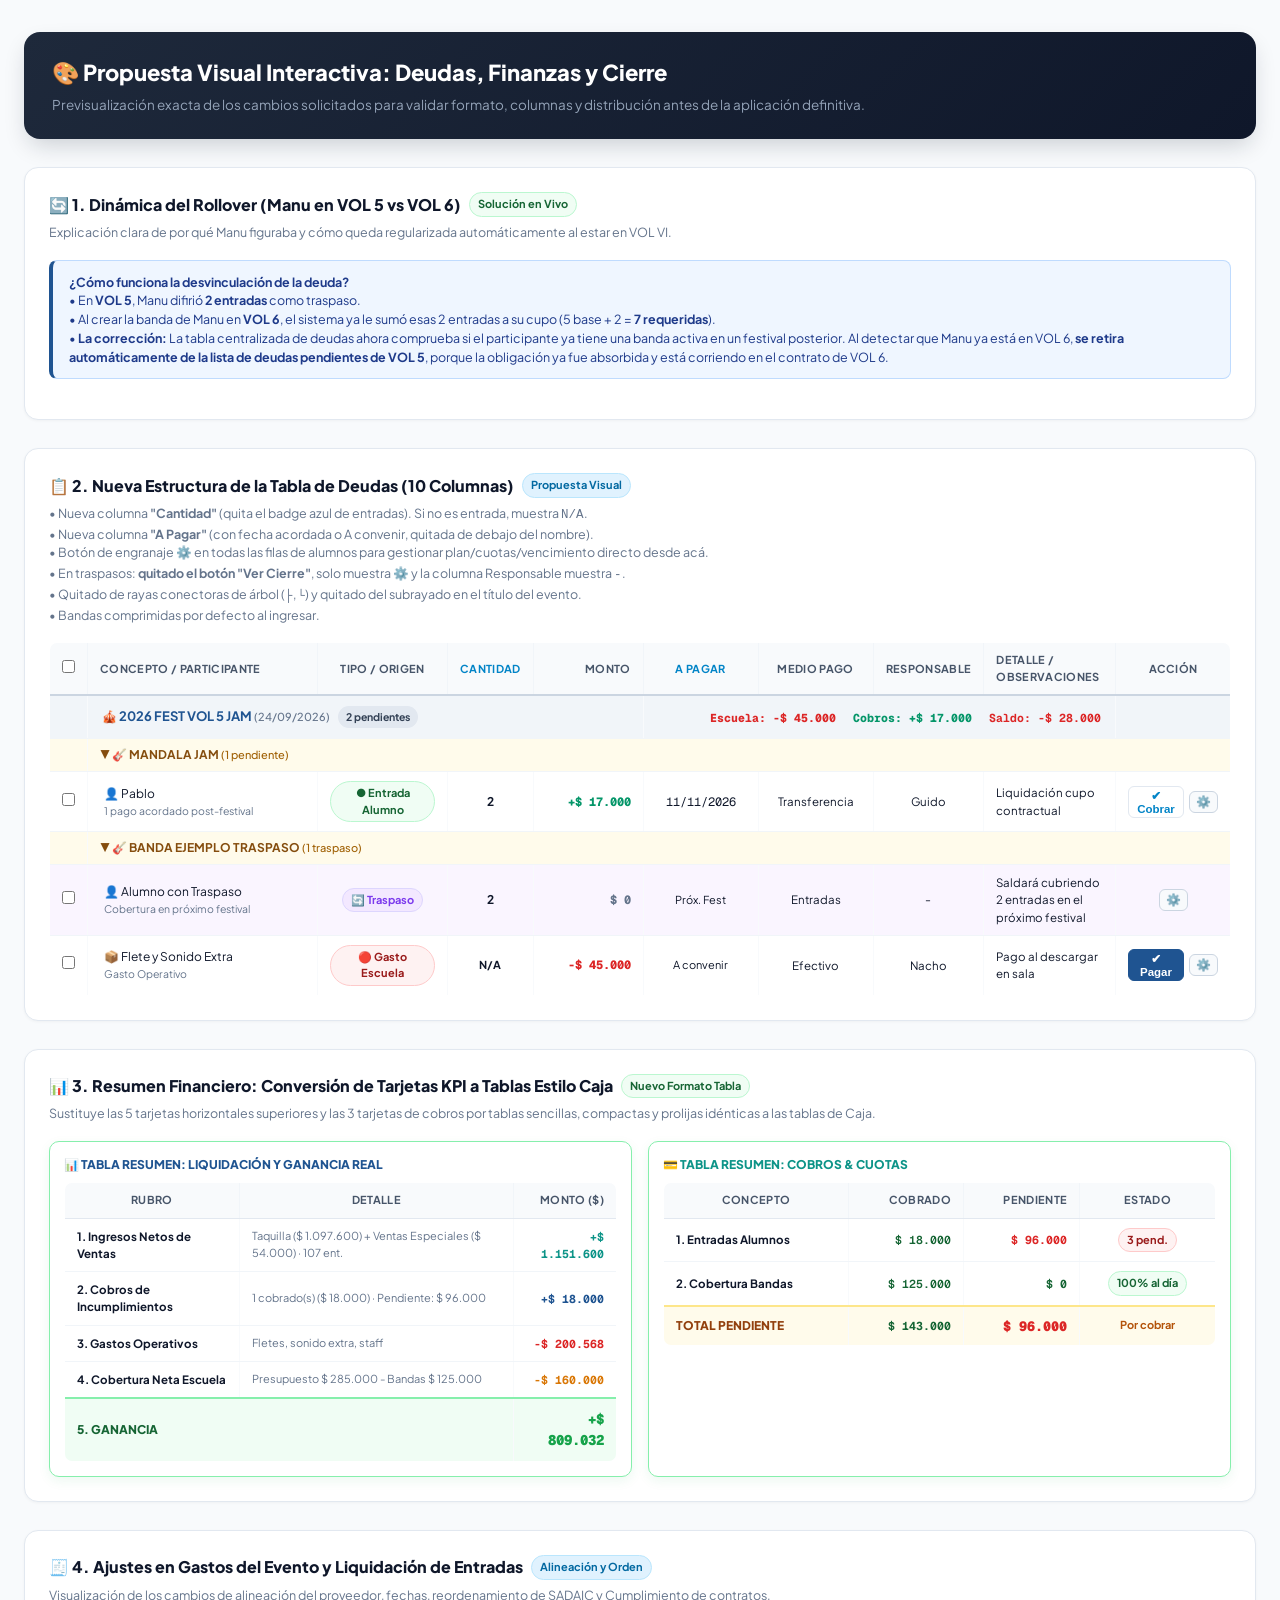
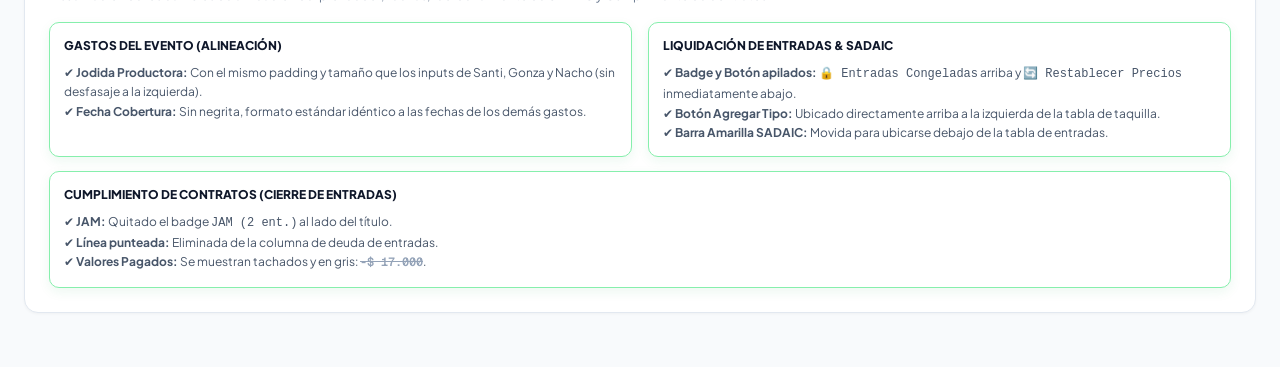
<file: propuesta_visual_deudas.html>
<!DOCTYPE html>
<html lang="es">
<head>
    <meta charset="UTF-8">
    <meta name="viewport" content="width=device-width, initial-scale=1.0">
    <title>Propuesta Visual: Deudas, Finanzas y Cierre de Entradas | Mandala Festivales</title>
    <link rel="preconnect" href="https://fonts.googleapis.com">
    <link rel="preconnect" href="https://fonts.gstatic.com" crossorigin>
    <link href="https://fonts.googleapis.com/css2?family=Geist+Mono:wght@400;600;700;800&family=Plus+Jakarta+Sans:wght@400;500;600;700;800;900&display=swap" rel="stylesheet">
    <style>
        :root {
            --bg-color: #f8fafc;
            --surface-color: #ffffff;
            --border-color: #e2e8f0;
            --text-main: #0f172a;
            --text-muted: #64748b;
            --accent-blue: #1f5491;
            --accent-teal: #0d9488;
            --accent-green: #16a34a;
            --accent-red: #dc2626;
            --accent-amber: #d97706;
            --accent-purple: #7c3aed;
        }

        * { box-sizing: border-box; margin: 0; padding: 0; }
        body {
            font-family: 'Plus Jakarta Sans', sans-serif;
            background: var(--bg-color);
            color: var(--text-main);
            padding: 32px 24px;
            line-height: 1.5;
        }

        .container {
            max-width: 1240px;
            margin: 0 auto;
        }

        .header-bar {
            background: linear-gradient(135deg, #1e293b 0%, #0f172a 100%);
            color: white;
            padding: 24px 28px;
            border-radius: 16px;
            margin-bottom: 28px;
            box-shadow: 0 10px 25px -5px rgba(15, 23, 42, 0.2);
        }

        .header-bar h1 {
            font-size: 22px;
            font-weight: 800;
            display: flex;
            align-items: center;
            gap: 10px;
        }

        .header-bar p {
            color: #94a3b8;
            font-size: 13.5px;
            margin-top: 6px;
        }

        .section-card {
            background: var(--surface-color);
            border: 1px solid var(--border-color);
            border-radius: 14px;
            padding: 24px;
            margin-bottom: 28px;
            box-shadow: 0 1px 3px rgba(0,0,0,0.04);
        }

        .section-title {
            font-size: 16px;
            font-weight: 800;
            margin-bottom: 6px;
            display: flex;
            align-items: center;
            gap: 8px;
            color: #0f172a;
        }

        .section-desc {
            font-size: 12.5px;
            color: var(--text-muted);
            margin-bottom: 18px;
        }

        .tag-pill {
            display: inline-flex;
            align-items: center;
            gap: 4px;
            font-size: 11px;
            font-weight: 700;
            padding: 3px 8px;
            border-radius: 999px;
        }

        .tag-pill.blue { background: #e0f2fe; color: #0369a1; border: 1px solid #bae6fd; }
        .tag-pill.purple { background: #f3e8ff; color: #7c3aed; border: 1px solid #ddd6fe; }
        .tag-pill.green { background: #f0fdf4; color: #166534; border: 1px solid #bbf7d0; }
        .tag-pill.red { background: #fef2f2; color: #991b1b; border: 1px solid #fecaca; }

        /* TABLAS ESTILO CAJA */
        .spreadsheet-table {
            width: 100%;
            border-collapse: collapse;
            font-size: 12px;
            background: #ffffff;
            border: 1px solid var(--border-color);
            border-radius: 8px;
            overflow: hidden;
        }

        .spreadsheet-table th {
            background: #f8fafc;
            color: #475569;
            font-weight: 700;
            text-transform: uppercase;
            font-size: 11px;
            letter-spacing: 0.03em;
            padding: 9px 12px;
            border-bottom: 1px solid var(--border-color);
            border-right: 1px solid #f1f5f9;
        }

        .spreadsheet-table td {
            padding: 9px 12px;
            border-bottom: 1px solid #f1f5f9;
            border-right: 1px solid #f8fafc;
            color: var(--text-main);
        }

        .spreadsheet-table tr:hover td {
            background: #f8fafc;
        }

        .btn-app {
            display: inline-flex;
            align-items: center;
            justify-content: center;
            gap: 4px;
            padding: 4px 10px;
            font-size: 11.5px;
            font-weight: 700;
            border-radius: 6px;
            border: 1px solid var(--border-color);
            background: #fff;
            cursor: pointer;
            transition: all .15s;
        }
        .btn-app:hover { background: #f1f5f9; }
        .btn-app.btn-primary { background: var(--accent-blue); color: #fff; border-color: var(--accent-blue); }
        .btn-app.btn-primary:hover { opacity: 0.9; }

        .btn-gear {
            padding: 3px 6px;
            font-size: 12px;
            border: 1px solid #cbd5e1;
            background: #f8fafc;
            border-radius: 6px;
            cursor: pointer;
            color: #334155;
            transition: all .15s;
        }
        .btn-gear:hover { background: #e2e8f0; transform: scale(1.05); }

        .callout-box {
            background: #eff6ff;
            border: 1px solid #bfdbfe;
            border-left: 4px solid var(--accent-blue);
            padding: 12px 16px;
            border-radius: 8px;
            font-size: 12.5px;
            color: #1e3a8a;
            margin-bottom: 16px;
        }

        .comparison-grid {
            display: grid;
            grid-template-columns: 1fr 1fr;
            gap: 16px;
        }

        .comp-card {
            border: 1px solid var(--border-color);
            border-radius: 10px;
            padding: 14px;
            background: #fafafa;
        }
        .comp-card.new {
            background: #ffffff;
            border-color: #86efac;
            box-shadow: 0 4px 12px rgba(22, 163, 74, 0.08);
        }
        .comp-title {
            font-size: 12px;
            font-weight: 800;
            text-transform: uppercase;
            margin-bottom: 8px;
            display: flex;
            align-items: center;
            gap: 6px;
        }
    </style>
</head>
<body>

<div class="container">

    <!-- CABECERA PRINCIPAL -->
    <div class="header-bar">
        <h1>🎨 Propuesta Visual Interactiva: Deudas, Finanzas y Cierre</h1>
        <p>Previsualización exacta de los cambios solicitados para validar formato, columnas y distribución antes de la aplicación definitiva.</p>
    </div>

    <!-- SECCIÓN 1: DINÁMICA DE MANU (ROLLEVER) -->
    <div class="section-card">
        <div class="section-title">
            <span>🔄 1. Dinámica del Rollover (Manu en VOL 5 vs VOL 6)</span>
            <span class="tag-pill green">Solución en Vivo</span>
        </div>
        <div class="section-desc">
            Explicación clara de por qué Manu figuraba y cómo queda regularizada automáticamente al estar en VOL VI.
        </div>

        <div class="callout-box">
            <strong>¿Cómo funciona la desvinculación de la deuda?</strong><br>
            • En <strong>VOL 5</strong>, Manu difirió <strong>2 entradas</strong> como traspaso.<br>
            • Al crear la banda de Manu en <strong>VOL 6</strong>, el sistema ya le sumó esas 2 entradas a su cupo (5 base + 2 = <strong>7 requeridas</strong>).<br>
            • <strong>La corrección:</strong> La tabla centralizada de deudas ahora comprueba si el participante ya tiene una banda activa en un festival posterior. Al detectar que Manu ya está en VOL 6, <strong>se retira automáticamente de la lista de deudas pendientes de VOL 5</strong>, porque la obligación ya fue absorbida y está corriendo en el contrato de VOL 6.
        </div>
    </div>

    <!-- SECCIÓN 2: NUEVA TABLA CONSOLIDADA DE DEUDAS -->
    <div class="section-card">
        <div class="section-title">
            <span>📋 2. Nueva Estructura de la Tabla de Deudas (10 Columnas)</span>
            <span class="tag-pill blue">Propuesta Visual</span>
        </div>
        <div class="section-desc">
            • Nueva columna <strong>"Cantidad"</strong> (quita el badge azul de entradas). Si no es entrada, muestra <code>N/A</code>.<br>
            • Nueva columna <strong>"A Pagar"</strong> (con fecha acordada o A convenir, quitada de debajo del nombre).<br>
            • Botón de engranaje <code>⚙️</code> en todas las filas de alumnos para gestionar plan/cuotas/vencimiento directo desde acá.<br>
            • En traspasos: <strong>quitado el botón "Ver Cierre"</strong>, solo muestra <code>⚙️</code> y la columna Responsable muestra <code>-</code>.<br>
            • Quitado de rayas conectoras de árbol (<code>├</code>, <code>└</code>) y quitado del subrayado en el título del evento.<br>
            • Bandas comprimidas por defecto al ingresar.
        </div>

        <div style="overflow-x:auto;">
            <table class="spreadsheet-table">
                <thead>
                    <tr>
                        <th style="width:34px; text-align:center;"><input type="checkbox"></th>
                        <th style="width:230px; text-align:left;">Concepto / Participante</th>
                        <th style="width:130px; text-align:center;">Tipo / Origen</th>
                        <th style="width:85px; text-align:center; color:#0284c7;">Cantidad</th>
                        <th style="width:110px; text-align:right;">Monto</th>
                        <th style="width:115px; text-align:center; color:#0284c7;">A Pagar</th>
                        <th style="width:115px; text-align:center;">Medio Pago</th>
                        <th style="width:105px; text-align:center;">Responsable</th>
                        <th style="text-align:left;">Detalle / Observaciones</th>
                        <th style="width:115px; text-align:center;">Acción</th>
                    </tr>
                </thead>
                <tbody>
                    <!-- CABECERA EVENTO (SIN SUBRAYADO) -->
                    <tr style="background:#f1f5f9; font-weight:800; border-top:2px solid #cbd5e1;">
                        <td style="text-align:center;"></td>
                        <td colspan="4" style="padding:10px 14px;">
                            🎪 <strong style="color:var(--accent-blue); font-size:13px; cursor:pointer;">2026 FEST VOL 5 JAM</strong>
                            <span style="font-size:11px; color:#64748b; font-weight:500;">(24/09/2026)</span>
                            <span class="tag-pill" style="background:#e2e8f0; color:#334155; font-size:10.5px; margin-left:6px;">2 pendientes</span>
                        </td>
                        <td colspan="4" style="text-align:right; font-family:'Geist Mono'; font-size:11.5px; padding:10px 14px;">
                            <span style="color:#dc2626; margin-right:10px;">Escuela: -$ 45.000</span>
                            <span style="color:#059669; margin-right:10px;">Cobros: +$ 17.000</span>
                            <strong style="color:#dc2626;">Saldo: -$ 28.000</strong>
                        </td>
                        <td style="text-align:center;"></td>
                    </tr>

                    <!-- CABECERA BANDA -->
                    <tr style="background:#fffbeb; font-weight:700; cursor:pointer;">
                        <td></td>
                        <td colspan="9" style="color:#854d0e; font-size:12px; padding:7px 12px;">
                            ▼ 🎸 MANDALA JAM <span style="font-size:11px; font-weight:500; color:#a16207;">(1 pendiente)</span>
                        </td>
                    </tr>

                    <!-- FILA 1: PABLO (DEUDA CON FECHA ACORDADA) -->
                    <tr>
                        <td style="text-align:center;"><input type="checkbox"></td>
                        <td style="padding-left:16px;">
                            <span style="font-weight:400; color:#0f172a;">👤 Pablo</span>
                            <div style="font-size:10.5px; color:#64748b;">1 pago acordado post-festival</div>
                        </td>
                        <td style="text-align:center;">
                            <span class="tag-pill green">● Entrada Alumno</span>
                        </td>
                        <td style="text-align:center; font-weight:700; color:#0f172a;">
                            2
                        </td>
                        <td style="text-align:right; font-family:'Geist Mono'; font-weight:800; color:#059669;">
                            +$ 17.000
                        </td>
                        <td style="text-align:center; font-weight:400; color:#0f172a; font-family:'Geist Mono';">
                            11/11/2026
                        </td>
                        <td style="text-align:center; font-size:11.5px; color:#0f172a;">Transferencia</td>
                        <td style="text-align:center; font-size:11.5px; color:#0f172a;">Guido</td>
                        <td style="font-size:11.5px; color:#0f172a;">Liquidación cupo contractual</td>
                        <td style="text-align:center;">
                            <div style="display:inline-flex; align-items:center; gap:5px;">
                                <button type="button" class="btn-app" style="color:#0284c7; padding:2px 7px;">✔ Cobrar</button>
                                <button type="button" class="btn-gear" title="Configurar plan o fecha">⚙️</button>
                            </div>
                        </td>
                    </tr>

                    <!-- CABECERA BANDA TRASPASO -->
                    <tr style="background:#fffbeb; font-weight:700; cursor:pointer;">
                        <td></td>
                        <td colspan="9" style="color:#854d0e; font-size:12px; padding:7px 12px;">
                            ▼ 🎸 BANDA EJEMPLO TRASPASO <span style="font-size:11px; font-weight:500; color:#a16207;">(1 traspaso)</span>
                        </td>
                    </tr>

                    <!-- FILA 2: CASO TRASPASO (SIN BOTÓN VER CIERRE, CON ⚙️ Y SIN RESPONSABLE) -->
                    <tr style="background:#faf5ff;">
                        <td style="text-align:center;"><input type="checkbox"></td>
                        <td style="padding-left:16px;">
                            <span style="font-weight:400; color:#0f172a;">👤 Alumno con Traspaso</span>
                            <div style="font-size:10.5px; color:#64748b;">Cobertura en próximo festival</div>
                        </td>
                        <td style="text-align:center;">
                            <span class="tag-pill purple">🔄 Traspaso</span>
                        </td>
                        <td style="text-align:center; font-weight:700; color:#0f172a;">
                            2
                        </td>
                        <td style="text-align:right; font-family:'Geist Mono'; font-weight:800; color:#64748b;">
                            $ 0
                        </td>
                        <td style="text-align:center; font-size:11px; color:#0f172a;">
                            Próx. Fest
                        </td>
                        <td style="text-align:center; font-size:11.5px; color:#0f172a;">Entradas</td>
                        <td style="text-align:center; color:#0f172a;">-</td>
                        <td style="font-size:11.5px; color:#0f172a;">Saldará cubriendo 2 entradas en el próximo festival</td>
                        <td style="text-align:center;">
                            <button type="button" class="btn-gear" title="Configurar plan o traspaso">⚙️</button>
                        </td>
                    </tr>

                    <!-- FILA 3: GASTO DE ESCUELA (N/A EN CANTIDAD) -->
                    <tr>
                        <td style="text-align:center;"><input type="checkbox"></td>
                        <td style="padding-left:16px;">
                            <span style="font-weight:400; color:#0f172a;">📦 Flete y Sonido Extra</span>
                            <div style="font-size:10.5px; color:#64748b;">Gasto Operativo</div>
                        </td>
                        <td style="text-align:center;">
                            <span class="tag-pill red">🔴 Gasto Escuela</span>
                        </td>
                        <td style="text-align:center; font-weight:700; color:#0f172a; font-size:11px;">
                            N/A
                        </td>
                        <td style="text-align:right; font-family:'Geist Mono'; font-weight:800; color:#dc2626;">
                            -$ 45.000
                        </td>
                        <td style="text-align:center; color:#0f172a; font-size:11px;">
                            A convenir
                        </td>
                        <td style="text-align:center; font-size:11.5px; color:#0f172a;">Efectivo</td>
                        <td style="text-align:center; font-size:11.5px; color:#0f172a;">Nacho</td>
                        <td style="font-size:11.5px; color:#0f172a;">Pago al descargar en sala</td>
                        <td style="text-align:center;">
                            <div style="display:inline-flex; align-items:center; gap:5px;">
                                <button type="button" class="btn-app btn-primary" style="padding:2px 7px;">✔ Pagar</button>
                                <button type="button" class="btn-gear" title="Configurar">⚙️</button>
                            </div>
                        </td>
                    </tr>
                </tbody>
            </table>
        </div>
    </div>

    <!-- SECCIÓN 3: REEMPLAZO DE TARJETAS POR TABLAS SENCILLAS (ESTILO CAJA) -->
    <div class="section-card">
        <div class="section-title">
            <span>📊 3. Resumen Financiero: Conversión de Tarjetas KPI a Tablas Estilo Caja</span>
            <span class="tag-pill green">Nuevo Formato Tabla</span>
        </div>
        <div class="section-desc">
            Sustituye las 5 tarjetas horizontales superiores y las 3 tarjetas de cobros por tablas sencillas, compactas y prolijas idénticas a las tablas de Caja.
        </div>

        <div class="comparison-grid">
            <!-- TABLA A: RESUMEN LIQUIDACIÓN Y GANANCIA REAL -->
            <div class="comp-card new">
                <div class="comp-title" style="color:var(--accent-blue);">
                    📊 Tabla Resumen: Liquidación y Ganancia Real
                </div>
                <table class="spreadsheet-table" style="font-size:11.5px;">
                    <thead>
                        <tr>
                            <th>Rubro</th>
                            <th>Detalle</th>
                            <th style="text-align:right;">Monto ($)</th>
                        </tr>
                    </thead>
                    <tbody>
                        <tr>
                            <td><strong>1. Ingresos Netos de Ventas</strong></td>
                            <td style="color:#64748b; font-size:11px;">Taquilla ($ 1.097.600) + Ventas Especiales ($ 54.000) · 107 ent.</td>
                            <td style="text-align:right; font-family:'Geist Mono'; font-weight:700; color:var(--accent-teal);">+$ 1.151.600</td>
                        </tr>
                        <tr>
                            <td><strong>2. Cobros de Incumplimientos</strong></td>
                            <td style="color:#64748b; font-size:11px;">1 cobrado(s) ($ 18.000) · Pendiente: $ 96.000</td>
                            <td style="text-align:right; font-family:'Geist Mono'; font-weight:700; color:var(--accent-blue);">+$ 18.000</td>
                        </tr>
                        <tr>
                            <td><strong>3. Gastos Operativos</strong></td>
                            <td style="color:#64748b; font-size:11px;">Fletes, sonido extra, staff</td>
                            <td style="text-align:right; font-family:'Geist Mono'; font-weight:700; color:var(--accent-red);">-$ 200.568</td>
                        </tr>
                        <tr>
                            <td><strong>4. Cobertura Neta Escuela</strong></td>
                            <td style="color:#64748b; font-size:11px;">Presupuesto $ 285.000 - Bandas $ 125.000</td>
                            <td style="text-align:right; font-family:'Geist Mono'; font-weight:700; color:var(--accent-amber);">-$ 160.000</td>
                        </tr>
                    </tbody>
                    <tfoot>
                        <tr style="background:#f0fdf4; border-top:2px solid #86efac;">
                            <td colspan="2" style="font-weight:800; color:#166534; font-size:12px; padding:10px 12px;">
                                5. GANANCIA
                            </td>
                            <td style="text-align:right; font-family:'Geist Mono'; font-weight:900; font-size:14px; color:var(--accent-green); padding:10px 12px;">
                                +$ 809.032
                            </td>
                        </tr>
                    </tfoot>
                </table>
            </div>

            <!-- TABLA B: RESUMEN DE COBROS & CUOTAS -->
            <div class="comp-card new">
                <div class="comp-title" style="color:var(--accent-teal);">
                    💳 Tabla Resumen: Cobros & Cuotas
                </div>
                <table class="spreadsheet-table" style="font-size:11.5px;">
                    <thead>
                        <tr>
                            <th>Concepto</th>
                            <th style="text-align:right;">Cobrado</th>
                            <th style="text-align:right;">Pendiente</th>
                            <th style="text-align:center;">Estado</th>
                        </tr>
                    </thead>
                    <tbody>
                        <tr>
                            <td><strong>1. Entradas Alumnos</strong></td>
                            <td style="text-align:right; font-family:'Geist Mono'; font-weight:600; color:#166534;">$ 18.000</td>
                            <td style="text-align:right; font-family:'Geist Mono'; font-weight:700; color:#dc2626;">$ 96.000</td>
                            <td style="text-align:center;"><span class="tag-pill red">3 pend.</span></td>
                        </tr>
                        <tr>
                            <td><strong>2. Cobertura Bandas</strong></td>
                            <td style="text-align:right; font-family:'Geist Mono'; font-weight:600; color:#166534;">$ 125.000</td>
                            <td style="text-align:right; font-family:'Geist Mono'; font-weight:700; color:#166534;">$ 0</td>
                            <td style="text-align:center;"><span class="tag-pill green">100% al día</span></td>
                        </tr>
                    </tbody>
                    <tfoot>
                        <tr style="background:#fffbeb; border-top:2px solid #fde68a;">
                            <td style="font-weight:800; color:#92400e; font-size:12px; padding:10px 12px;">
                                TOTAL PENDIENTE
                            </td>
                            <td style="text-align:right; font-family:'Geist Mono'; font-weight:700; color:#166534;">$ 143.000</td>
                            <td style="text-align:right; font-family:'Geist Mono'; font-weight:900; font-size:13.5px; color:#dc2626;">$ 96.000</td>
                            <td style="text-align:center; font-size:11px; color:#b45309; font-weight:700;">Por cobrar</td>
                        </tr>
                    </tfoot>
                </table>
            </div>
        </div>
    </div>

    <!-- SECCIÓN 4: GASTOS DEL EVENTO Y LIQUIDACIÓN -->
    <div class="section-card">
        <div class="section-title">
            <span>🧾 4. Ajustes en Gastos del Evento y Liquidación de Entradas</span>
            <span class="tag-pill blue">Alineación y Orden</span>
        </div>
        <div class="section-desc">
            Visualización de los cambios de alineación del proveedor, fechas, reordenamiento de SADAIC y Cumplimiento de contratos.
        </div>

        <div class="comparison-grid">
            <div class="comp-card new">
                <div class="comp-title">Gastos del Evento (Alineación)</div>
                <div style="font-size:12px; color:#475569; line-height:1.6;">
                    ✔ <strong>Jodida Productora:</strong> Con el mismo padding y tamaño que los inputs de Santi, Gonza y Nacho (sin desfasaje a la izquierda).<br>
                    ✔ <strong>Fecha Cobertura:</strong> Sin negrita, formato estándar idéntico a las fechas de los demás gastos.
                </div>
            </div>

            <div class="comp-card new">
                <div class="comp-title">Liquidación de Entradas & SADAIC</div>
                <div style="font-size:12px; color:#475569; line-height:1.6;">
                    ✔ <strong>Badge y Botón apilados:</strong> <code>🔒 Entradas Congeladas</code> arriba y <code>🔄 Restablecer Precios</code> inmediatamente abajo.<br>
                    ✔ <strong>Botón Agregar Tipo:</strong> Ubicado directamente arriba a la izquierda de la tabla de taquilla.<br>
                    ✔ <strong>Barra Amarilla SADAIC:</strong> Movida para ubicarse debajo de la tabla de entradas.
                </div>
            </div>
        </div>

        <div style="margin-top:14px;" class="comp-card new">
            <div class="comp-title">Cumplimiento de Contratos (Cierre de Entradas)</div>
            <div style="font-size:12px; color:#475569; line-height:1.6;">
                ✔ <strong>JAM:</strong> Quitado el badge <code>JAM (2 ent.)</code> al lado del título.<br>
                ✔ <strong>Línea punteada:</strong> Eliminada de la columna de deuda de entradas.<br>
                ✔ <strong>Valores Pagados:</strong> Se muestran tachados y en gris: <span style="color:#94a3b8; text-decoration:line-through; font-family:'Geist Mono'; font-weight:600;">-$ 17.000</span>.
            </div>
        </div>
    </div>

</div>

</body>
</html>
</file>
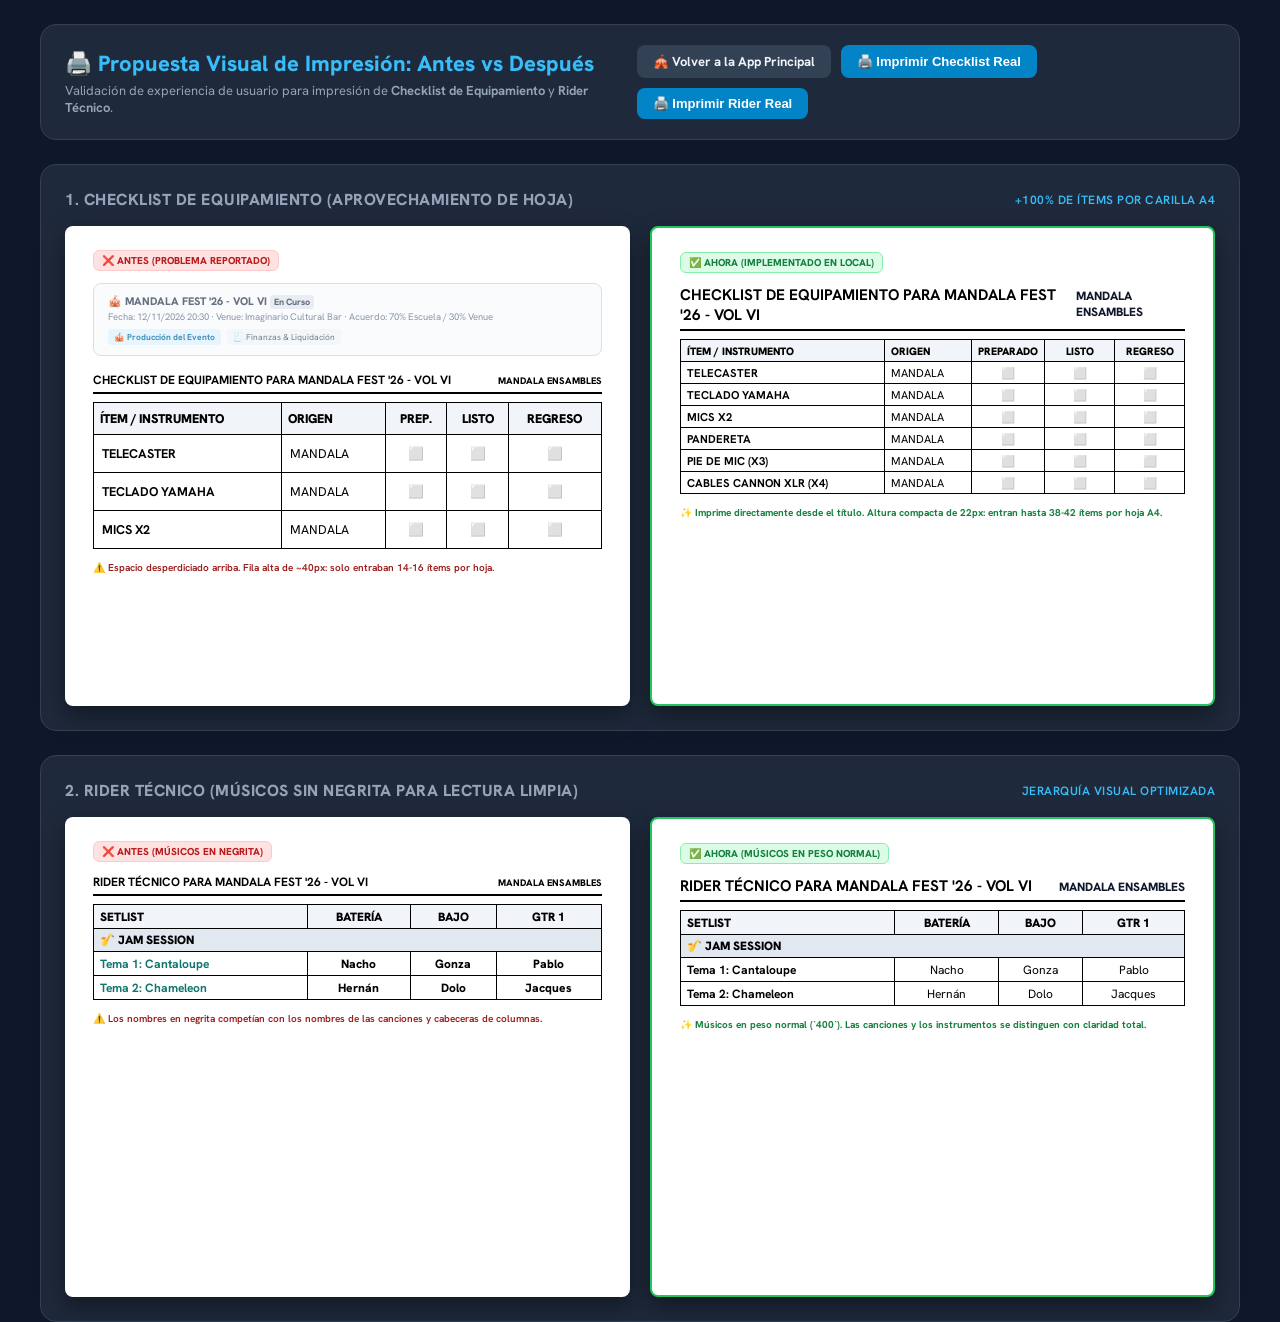
<file: ux_test_impresion.html>
<!DOCTYPE html>
<html lang="es">
<head>
    <meta charset="UTF-8">
    <meta name="viewport" content="width=device-width, initial-scale=1.0">
    <title>UX Test - Impresión Rider & Equipamiento | MDL Festival</title>
    <link rel="icon" href="logo.png" type="image/png">
    <link rel="preconnect" href="https://fonts.googleapis.com">
    <link rel="preconnect" href="https://fonts.gstatic.com" crossorigin>
    <link href="https://fonts.googleapis.com/css2?family=Hanken+Grotesk:wght@400;500;600;700;800;900&family=Geist+Mono:wght@400;500;600;700&display=swap" rel="stylesheet">
    <link rel="stylesheet" href="styles.css?v=beta3.0">
    <style>
        body {
            background: #0f172a;
            color: #f8fafc;
            font-family: 'Hanken Grotesk', sans-serif;
            margin: 0;
            padding: 24px;
        }
        .ux-container {
            max-width: 1200px;
            margin: 0 auto;
        }
        .ux-header {
            display: flex;
            justify-content: space-between;
            align-items: center;
            background: #1e293b;
            padding: 20px 24px;
            border-radius: 16px;
            border: 1px solid #334155;
            margin-bottom: 24px;
        }
        .ux-title {
            margin: 0;
            font-size: 22px;
            font-weight: 800;
            color: #38bdf8;
            display: flex;
            align-items: center;
            gap: 10px;
        }
        .ux-actions {
            display: flex;
            gap: 10px;
            flex-wrap: wrap;
        }
        .ux-btn {
            background: #0284c7;
            color: white;
            border: none;
            padding: 8px 16px;
            border-radius: 8px;
            font-weight: 700;
            font-size: 13px;
            cursor: pointer;
            transition: 0.2s;
            text-decoration: none;
            display: inline-flex;
            align-items: center;
            gap: 6px;
        }
        .ux-btn:hover {
            background: #0369a1;
        }
        .ux-btn-secondary {
            background: #334155;
            color: #f1f5f9;
        }
        .ux-btn-secondary:hover {
            background: #475569;
        }
        .ux-card {
            background: #1e293b;
            border-radius: 16px;
            border: 1px solid #334155;
            padding: 24px;
            margin-bottom: 24px;
        }
        .ux-card-title {
            margin-top: 0;
            font-size: 16px;
            font-weight: 800;
            color: #94a3b8;
            text-transform: uppercase;
            letter-spacing: 0.5px;
            display: flex;
            justify-content: space-between;
            align-items: center;
        }
        .comparison-grid {
            display: grid;
            grid-template-columns: 1fr 1fr;
            gap: 20px;
            margin-top: 16px;
        }
        @media (max-width: 900px) {
            .comparison-grid { grid-template-columns: 1fr; }
        }
        .sheet-preview {
            background: #ffffff;
            color: #000000;
            border-radius: 8px;
            padding: 24px 28px;
            box-shadow: 0 10px 25px rgba(0,0,0,0.4);
            min-height: 480px;
            font-size: 12px;
            position: relative;
            overflow: hidden;
        }
        .sheet-badge {
            display: inline-block;
            font-size: 10px;
            font-weight: 800;
            padding: 3px 8px;
            border-radius: 6px;
            text-transform: uppercase;
            margin-bottom: 12px;
        }
        .badge-antes {
            background: #fee2e2;
            color: #b91c1c;
            border: 1px solid #fecaca;
        }
        .badge-despues {
            background: #dcfce7;
            color: #15803d;
            border: 1px solid #86efac;
        }
        .sim-master-header {
            border: 1px solid #cbd5e1;
            border-radius: 8px;
            padding: 10px 14px;
            background: #f8fafc;
            margin-bottom: 16px;
        }
        .sim-table {
            width: 100%;
            border-collapse: collapse;
            font-family: 'Hanken Grotesk', sans-serif;
        }
        .sim-table th, .sim-table td {
            border: 1px solid #000000;
        }
        .sim-table th {
            background: #f1f5f9;
            font-weight: 900;
            text-transform: uppercase;
        }
    </style>
</head>
<body>

    <div class="ux-container">
        <!-- Barra de Navegación UX -->
        <div class="ux-header">
            <div>
                <h1 class="ux-title">🖨️ Propuesta Visual de Impresión: Antes vs Después</h1>
                <p style="margin:4px 0 0 0; color:#94a3b8; font-size:13px;">
                    Validación de experiencia de usuario para impresión de <strong>Checklist de Equipamiento</strong> y <strong>Rider Técnico</strong>.
                </p>
            </div>
            <div class="ux-actions">
                <a href="http://localhost:5050/" class="ux-btn ux-btn-secondary">🎪 Volver a la App Principal</a>
                <button type="button" class="ux-btn" onclick="imprimirDesdeSubtab('checklist')">🖨️ Imprimir Checklist Real</button>
                <button type="button" class="ux-btn" onclick="imprimirDesdeSubtab('bandas')">🖨️ Imprimir Rider Real</button>
            </div>
        </div>

        <!-- 1. COMPARATIVA CHECKLIST DE EQUIPAMIENTO -->
        <div class="ux-card">
            <div class="ux-card-title">
                <span>1. Checklist de Equipamiento (Aprovechamiento de Hoja)</span>
                <span style="font-size:12px; color:#38bdf8; font-weight:600;">+100% de ítems por carilla A4</span>
            </div>
            
            <div class="comparison-grid">
                <!-- ANTES -->
                <div class="sheet-preview">
                    <span class="sheet-badge badge-antes">❌ ANTES (Problema reportado)</span>
                    
                    <!-- Tarjeta master indeseada -->
                    <div class="sim-master-header" style="opacity:0.75;">
                        <div style="font-size:11px; font-weight:800; color:#334155; display:flex; justify-content:space-between;">
                            <span>🎪 MANDALA FEST '26 - VOL VI <span style="font-size:9px; background:#e2e8f0; padding:1px 4px; border-radius:3px;">En Curso</span></span>
                        </div>
                        <div style="font-size:9.5px; color:#64748b; margin-top:2px;">
                            Fecha: 12/11/2026 20:30 · Venue: Imaginario Cultural Bar · Acuerdo: 70% Escuela / 30% Venue
                        </div>
                        <div style="display:flex; gap:6px; margin-top:6px;">
                            <span style="font-size:8.5px; background:#e0f2fe; color:#0369a1; padding:2px 6px; border-radius:4px; font-weight:700;">🎪 Producción del Evento</span>
                            <span style="font-size:8.5px; background:#f1f5f9; color:#475569; padding:2px 6px; border-radius:4px;">🧾 Finanzas & Liquidación</span>
                        </div>
                    </div>

                    <div style="display:flex; justify-content:space-between; align-items:baseline; border-bottom:2px solid #000; padding-bottom:4px; margin-bottom:8px;">
                        <strong style="font-size:12px; text-transform:uppercase;">CHECKLIST DE EQUIPAMIENTO PARA MANDALA FEST '26 - VOL VI</strong>
                        <span style="font-size:9.5px; font-weight:800;">MANDALA ENSAMBLES</span>
                    </div>

                    <!-- Tabla con filas altas (34px-42px) -->
                    <table class="sim-table" style="font-size:9.5pt;">
                        <thead>
                            <tr style="height:32px;">
                                <th style="padding:6px; text-align:left;">ÍTEM / INSTRUMENTO</th>
                                <th style="padding:6px; text-align:left;">ORIGEN</th>
                                <th style="padding:6px; text-align:center;">PREP.</th>
                                <th style="padding:6px; text-align:center;">LISTO</th>
                                <th style="padding:6px; text-align:center;">REGRESO</th>
                            </tr>
                        </thead>
                        <tbody>
                            <tr style="height:38px;">
                                <td style="padding:8px; font-weight:700;">TELECASTER</td>
                                <td style="padding:8px;">MANDALA</td>
                                <td style="text-align:center;">⬜</td>
                                <td style="text-align:center;">⬜</td>
                                <td style="text-align:center;">⬜</td>
                            </tr>
                            <tr style="height:38px;">
                                <td style="padding:8px; font-weight:700;">TECLADO YAMAHA</td>
                                <td style="padding:8px;">MANDALA</td>
                                <td style="text-align:center;">⬜</td>
                                <td style="text-align:center;">⬜</td>
                                <td style="text-align:center;">⬜</td>
                            </tr>
                            <tr style="height:38px;">
                                <td style="padding:8px; font-weight:700;">MICS X2</td>
                                <td style="padding:8px;">MANDALA</td>
                                <td style="text-align:center;">⬜</td>
                                <td style="text-align:center;">⬜</td>
                                <td style="text-align:center;">⬜</td>
                            </tr>
                        </tbody>
                    </table>
                    <p style="font-size:10px; color:#991b1b; margin-top:12px; font-weight:600;">
                        ⚠️ Espacio desperdiciado arriba. Fila alta de ~40px: solo entraban 14-16 ítems por hoja.
                    </p>
                </div>

                <!-- DESPUÉS -->
                <div class="sheet-preview" style="border:2px solid #22c55e;">
                    <span class="sheet-badge badge-despues">✅ AHORA (Implementado en local)</span>

                    <!-- Cabecera limpia directa -->
                    <div style="display:flex; justify-content:space-between; align-items:baseline; border-bottom:2px solid #000; padding-bottom:4px; margin-bottom:8px;">
                        <strong style="font-size:11.5pt; text-transform:uppercase;">CHECKLIST DE EQUIPAMIENTO PARA MANDALA FEST '26 - VOL VI</strong>
                        <span style="font-size:9pt; font-weight:800; color:#0f172a;">MANDALA ENSAMBLES</span>
                    </div>

                    <!-- Tabla compacta de 22px de altura -->
                    <table class="sim-table" style="font-size:8.5pt;">
                        <thead>
                            <tr style="height:22px;">
                                <th style="padding:3px 6px; text-align:left; font-size:8pt;">ÍTEM / INSTRUMENTO</th>
                                <th style="padding:3px 6px; text-align:left; font-size:8pt;">ORIGEN</th>
                                <th style="padding:3px 6px; text-align:center; font-size:8pt; width:70px;">PREPARADO</th>
                                <th style="padding:3px 6px; text-align:center; font-size:8pt; width:70px;">LISTO</th>
                                <th style="padding:3px 6px; text-align:center; font-size:8pt; width:70px;">REGRESO</th>
                            </tr>
                        </thead>
                        <tbody>
                            <tr style="height:22px;">
                                <td style="padding:1.5px 6px; font-weight:700;">TELECASTER</td>
                                <td style="padding:1.5px 6px;">MANDALA</td>
                                <td style="text-align:center; padding:1.5px 6px;">⬜</td>
                                <td style="text-align:center; padding:1.5px 6px;">⬜</td>
                                <td style="text-align:center; padding:1.5px 6px;">⬜</td>
                            </tr>
                            <tr style="height:22px;">
                                <td style="padding:1.5px 6px; font-weight:700;">TECLADO YAMAHA</td>
                                <td style="padding:1.5px 6px;">MANDALA</td>
                                <td style="text-align:center; padding:1.5px 6px;">⬜</td>
                                <td style="text-align:center; padding:1.5px 6px;">⬜</td>
                                <td style="text-align:center; padding:1.5px 6px;">⬜</td>
                            </tr>
                            <tr style="height:22px;">
                                <td style="padding:1.5px 6px; font-weight:700;">MICS X2</td>
                                <td style="padding:1.5px 6px;">MANDALA</td>
                                <td style="text-align:center; padding:1.5px 6px;">⬜</td>
                                <td style="text-align:center; padding:1.5px 6px;">⬜</td>
                                <td style="text-align:center; padding:1.5px 6px;">⬜</td>
                            </tr>
                            <tr style="height:22px;">
                                <td style="padding:1.5px 6px; font-weight:700;">PANDERETA</td>
                                <td style="padding:1.5px 6px;">MANDALA</td>
                                <td style="text-align:center; padding:1.5px 6px;">⬜</td>
                                <td style="text-align:center; padding:1.5px 6px;">⬜</td>
                                <td style="text-align:center; padding:1.5px 6px;">⬜</td>
                            </tr>
                            <tr style="height:22px;">
                                <td style="padding:1.5px 6px; font-weight:700;">PIE DE MIC (X3)</td>
                                <td style="padding:1.5px 6px;">MANDALA</td>
                                <td style="text-align:center; padding:1.5px 6px;">⬜</td>
                                <td style="text-align:center; padding:1.5px 6px;">⬜</td>
                                <td style="text-align:center; padding:1.5px 6px;">⬜</td>
                            </tr>
                            <tr style="height:22px;">
                                <td style="padding:1.5px 6px; font-weight:700;">CABLES CANNON XLR (X4)</td>
                                <td style="padding:1.5px 6px;">MANDALA</td>
                                <td style="text-align:center; padding:1.5px 6px;">⬜</td>
                                <td style="text-align:center; padding:1.5px 6px;">⬜</td>
                                <td style="text-align:center; padding:1.5px 6px;">⬜</td>
                            </tr>
                        </tbody>
                    </table>
                    <p style="font-size:10px; color:#15803d; margin-top:12px; font-weight:700;">
                        ✨ Imprime directamente desde el título. Altura compacta de 22px: entran hasta 38-42 ítems por hoja A4.
                    </p>
                </div>
            </div>
        </div>

        <!-- 2. COMPARATIVA RIDER TÉCNICO (MÚSICOS SIN NEGRITA) -->
        <div class="ux-card">
            <div class="ux-card-title">
                <span>2. Rider Técnico (Músicos sin negrita para lectura limpia)</span>
                <span style="font-size:12px; color:#38bdf8; font-weight:600;">Jerarquía visual optimizada</span>
            </div>
            
            <div class="comparison-grid">
                <!-- ANTES -->
                <div class="sheet-preview">
                    <span class="sheet-badge badge-antes">❌ ANTES (Músicos en negrita)</span>
                    
                    <div style="display:flex; justify-content:space-between; align-items:baseline; border-bottom:2px solid #000; padding-bottom:4px; margin-bottom:8px;">
                        <strong style="font-size:12px; text-transform:uppercase;">RIDER TÉCNICO PARA MANDALA FEST '26 - VOL VI</strong>
                        <span style="font-size:9.5px; font-weight:800;">MANDALA ENSAMBLES</span>
                    </div>

                    <table class="sim-table" style="font-size:9pt;">
                        <thead>
                            <tr style="height:24px;">
                                <th style="padding:3px 6px; text-align:left;">SETLIST</th>
                                <th style="padding:3px 6px; text-align:center;">BATERÍA</th>
                                <th style="padding:3px 6px; text-align:center;">BAJO</th>
                                <th style="padding:3px 6px; text-align:center;">GTR 1</th>
                            </tr>
                        </thead>
                        <tbody>
                            <tr style="background:#e2e8f0; font-weight:900;">
                                <td colspan="4" style="padding:3px 6px;">🎷 JAM SESSION</td>
                            </tr>
                            <tr style="height:24px;">
                                <td style="padding:3px 6px; font-weight:700; color:#0f766e;">Tema 1: Cantaloupe</td>
                                <td style="padding:3px 6px; text-align:center; font-weight:800;">Nacho</td>
                                <td style="padding:3px 6px; text-align:center; font-weight:800;">Gonza</td>
                                <td style="padding:3px 6px; text-align:center; font-weight:800;">Pablo</td>
                            </tr>
                            <tr style="height:24px;">
                                <td style="padding:3px 6px; font-weight:700; color:#0f766e;">Tema 2: Chameleon</td>
                                <td style="padding:3px 6px; text-align:center; font-weight:800;">Hernán</td>
                                <td style="padding:3px 6px; text-align:center; font-weight:800;">Dolo</td>
                                <td style="padding:3px 6px; text-align:center; font-weight:800;">Jacques</td>
                            </tr>
                        </tbody>
                    </table>
                    <p style="font-size:10px; color:#991b1b; margin-top:12px; font-weight:600;">
                        ⚠️ Los nombres en negrita competían con los nombres de las canciones y cabeceras de columnas.
                    </p>
                </div>

                <!-- DESPUÉS -->
                <div class="sheet-preview" style="border:2px solid #22c55e;">
                    <span class="sheet-badge badge-despues">✅ AHORA (Músicos en peso normal)</span>

                    <div style="display:flex; justify-content:space-between; align-items:baseline; border-bottom:2px solid #000; padding-bottom:4px; margin-bottom:8px;">
                        <strong style="font-size:11.5pt; text-transform:uppercase;">RIDER TÉCNICO PARA MANDALA FEST '26 - VOL VI</strong>
                        <span style="font-size:9pt; font-weight:800; color:#0f172a;">MANDALA ENSAMBLES</span>
                    </div>

                    <table class="sim-table" style="font-size:9pt;">
                        <thead>
                            <tr style="height:24px;">
                                <th style="padding:3px 6px; text-align:left; font-weight:900;">SETLIST</th>
                                <th style="padding:3px 6px; text-align:center; font-weight:900;">BATERÍA</th>
                                <th style="padding:3px 6px; text-align:center; font-weight:900;">BAJO</th>
                                <th style="padding:3px 6px; text-align:center; font-weight:900;">GTR 1</th>
                            </tr>
                        </thead>
                        <tbody>
                            <tr style="background:#e2e8f0; font-weight:900;">
                                <td colspan="4" style="padding:3px 6px;">🎷 JAM SESSION</td>
                            </tr>
                            <tr style="height:24px;">
                                <td style="padding:3px 6px; font-weight:700; color:#000000;">Tema 1: Cantaloupe</td>
                                <td style="padding:3px 6px; text-align:center; font-weight:400; color:#000000;">Nacho</td>
                                <td style="padding:3px 6px; text-align:center; font-weight:400; color:#000000;">Gonza</td>
                                <td style="padding:3px 6px; text-align:center; font-weight:400; color:#000000;">Pablo</td>
                            </tr>
                            <tr style="height:24px;">
                                <td style="padding:3px 6px; font-weight:700; color:#000000;">Tema 2: Chameleon</td>
                                <td style="padding:3px 6px; text-align:center; font-weight:400; color:#000000;">Hernán</td>
                                <td style="padding:3px 6px; text-align:center; font-weight:400; color:#000000;">Dolo</td>
                                <td style="padding:3px 6px; text-align:center; font-weight:400; color:#000000;">Jacques</td>
                            </tr>
                        </tbody>
                    </table>
                    <p style="font-size:10px; color:#15803d; margin-top:12px; font-weight:700;">
                        ✨ Músicos en peso normal (`400`). Las canciones y los instrumentos se distinguen con claridad total.
                    </p>
                </div>
            </div>
        </div>
    </div>

    <script>
        function imprimirDesdeSubtab(tipo) {
            window.location.href = `http://localhost:5050/#subtab-${tipo}`;
            setTimeout(() => {
                window.print();
            }, 300);
        }
    </script>
</body>
</html>
</file>
<file: styles.css>
/* =======================================================================
   MANDALA FESTIVALES - SISTEMA DE GESTIÓN Y SEGUIMIENTO
   Basado en la Guía de Estilos y UX de Mandala Admisión
   ======================================================================= */

/* =======================================================================
   SISTEMA DE DISEÑO DE LA SUITE MANDALA (Fase 1)
   Variables oficiales (definición base de Admisión, v7.20). Los nombres viejos de
   más abajo se mantienen como alias para no tocar el resto del código: apuntan a
   las variables nuevas y se irán retirando a medida que se migre cada pantalla.
   ======================================================================= */
:root {
    /* Marca */
    --teal: #007b8f; --teal-700: #006173; --teal-50: #e8f4f6; --teal-100: #cfe8ec;
    /* Texto */
    --ink: #1c1f22; --ink-2: #4b5159; --ink-3: #8a9097;
    /* Superficies y bordes */
    --canvas: #fbfaf8; --surface: #ffffff; --surface-2: #faf8f3; --line: #ece6dc; --line-2: #ddd5c8;
    /* Semánticos: un tono de texto y uno de fondo cada uno */
    --ok: #1f7a4d; --ok-bg: #e8f5ee;
    --warn: #9a5b00; --warn-bg: #fdf3e0;
    --bad: #b2402b; --bad-bg: #fbeae6;
    --info: #1f5491; --info-bg: #e8eff8;
    --violet: #6d4b9b; --violet-bg: #f1ebf8;
    /* Esquinas */
    --r-sm: 6px; --r-md: 10px; --r-lg: 14px; --r-pill: 999px;
    /* Sombras (3 niveles) */
    --sh-1: 0 1px 2px rgba(28, 31, 34, .06);
    --sh-2: 0 4px 14px rgba(28, 31, 34, .08);
    --sh-3: 0 12px 36px rgba(28, 31, 34, .16);
    /* Espaciado (múltiplos de 4) */
    --s-1: 4px; --s-2: 8px; --s-3: 12px; --s-4: 16px; --s-5: 24px; --s-6: 32px;
    /* Tipografía */
    --font: 'Hanken Grotesk', system-ui, 'Segoe UI', Roboto, sans-serif;

    /* ---- Alias de los nombres anteriores de Festivales (se retiran en la Fase 5) ---- */
    --bg-main: var(--canvas);
    --bg-sidebar: var(--surface);
    --border-color: var(--line);
    --text-main: var(--ink);
    --text-muted: var(--ink-3);
    --text-light: #b3aa9a;
    --accent-blue: var(--info);
    --accent-teal: var(--teal);
    --accent-purple: var(--violet);
    --accent-red: var(--bad);
    --accent-green: var(--ok);
    --accent-amber: var(--warn);
    --hover-bg: var(--surface-2);
    --item-bg: var(--surface);
    --card-shadow: 0 2px 10px rgba(0, 0, 0, 0.04);
    --card-shadow-hover: 0 6px 20px rgba(0, 0, 0, 0.07);
}

* {
    box-sizing: border-box;
}

body {
    font-family: 'Hanken Grotesk', -apple-system, BlinkMacSystemFont, "Segoe UI", Roboto, sans-serif;
    font-size: 14px;
    background-color: var(--bg-main);
    color: var(--text-main);
    margin: 0;
    display: flex;
    height: 100vh;
    width: 100vw;
    overflow: hidden;
    -webkit-font-smoothing: antialiased;
}

::-webkit-scrollbar { width: 7px; height: 7px; }
::-webkit-scrollbar-thumb { background: #d9d2c5; border-radius: 6px; }
::-webkit-scrollbar-track { background: transparent; }

/* =======================================================================
   LOGIN (ESTÉTICA IDÉNTICA A MANDALA ADMISIÓN)
   ======================================================================= */
#login-container { 
    position: fixed; top: 0; left: 0; width: 100vw; height: 100vh; 
    display: flex; justify-content: center; align-items: center; 
    background-color: #ffffff; z-index: 9999; 
}

.login-card { 
    background-color: #f4f6f9; padding: 32px 36px; border-radius: 20px; 
    display: flex; flex-direction: column; align-items: center; text-align: center;
    box-shadow: 0 8px 30px rgba(0,0,0,0.06); border: 1px solid var(--border-color); 
    width: 380px; max-width: 90%; box-sizing: border-box;
}

/* v2.14: pantalla "sin acceso" dentro de la tarjeta del login (mismo diseño que Admisión) */
.aviso-acceso { width: 100%; box-sizing: border-box; background: var(--warn-bg); border: 1px solid #f1dcb2; border-radius: var(--r-md); padding: 12px 14px; text-align: left; margin-bottom: 14px; }
.aviso-acceso b { display: block; font-size: 14px; color: var(--warn); margin-bottom: 3px; }
.aviso-acceso p { margin: 0; font-size: 12.5px; color: var(--ink-2); line-height: 1.45; overflow-wrap: anywhere; }
.aviso-acceso .apps { display: flex; gap: 6px; flex-wrap: wrap; align-items: center; margin-top: 8px; }
.aviso-acceso .apps-tit { font-size: 12px; color: var(--ink-3); font-weight: 700; }
.app-pill { font-size: 11.5px; font-weight: 700; padding: 3px 10px; border-radius: var(--r-pill); background: var(--teal-50); border: 1px solid var(--teal-100); color: var(--teal-700); }
.app-pill.fest { background: var(--violet-bg); border-color: #dccff0; color: var(--violet); }
.app-pill.gen { background: var(--info-bg); border-color: #c9d8ec; color: var(--info); }
.sin-acceso-btn { width: 100%; justify-content: center; text-decoration: none; box-sizing: border-box; }
.sin-acceso-btn + .sin-acceso-btn { margin-top: 8px; }
.sin-acceso-pie { font-size: 12px; color: var(--ink-3); margin-top: 14px; }

.btn-toggle-eye {
    filter: grayscale(100%);
    opacity: 0.55;
    transition: opacity 0.2s;
}

.btn-toggle-eye:hover {
    opacity: 0.95;
}

.btn-google-login {
    background: #ffffff;
    color: var(--text-main);
    border: 1px solid var(--border-color);
    border-radius: 10px;
    padding: 10px 16px;
    font-family: inherit;
    font-size: 13.5px;
    font-weight: 700;
    cursor: pointer;
    display: flex;
    align-items: center;
    justify-content: center;
    transition: all 0.2s ease;
    box-shadow: 0 1px 3px rgba(0, 0, 0, 0.05);
}

.btn-google-login:hover {
    background: #fbfaf8;
    border-color: var(--line-2);
    transform: translateY(-1px);
    box-shadow: 0 3px 8px rgba(0, 0, 0, 0.08);
}

.login-divider {
    width: 100%;
    display: flex;
    align-items: center;
    text-align: center;
    margin: 4px 0 14px 0;
}

/* =======================================================================
   LAYOUT GENERAL
   ======================================================================= */
#app-layout {
    display: none;
    width: 100vw;
    height: 100vh;
    overflow: hidden;
}

#app-layout.active {
    display: flex;
}

/* =======================================================================
   SIDEBAR
   ======================================================================= */
#sidebar {
    width: 250px;
    min-width: 250px;
    background-color: var(--bg-sidebar);
    border-right: 1px solid var(--border-color);
    padding: 20px 14px;
    display: flex;
    flex-direction: column;
    flex-shrink: 0;
    overflow-y: auto;
    transition: width 0.25s ease, min-width 0.25s ease, padding 0.25s ease, margin-left 0.25s ease;
}

#sidebar.collapsed {
    width: 0 !important;
    min-width: 0 !important;
    padding: 0 !important;
    border-right: none !important;
    overflow: hidden !important;
    margin-left: -1px;
}

.btn-toggle-sidebar {
    background: #ffffff;
    border: 1px solid var(--border-color);
    border-radius: 8px;
    font-size: 1.25em;
    cursor: pointer;
    padding: 4px 10px;
    color: var(--text-main);
    display: inline-flex;
    align-items: center;
    justify-content: center;
    transition: 0.2s;
    user-select: none;
}

.btn-toggle-sidebar:hover {
    background: var(--hover-bg);
    border-color: #d1c8ba;
}

.brand-header {
    display: flex;
    align-items: center;
    gap: 10px;
    margin-bottom: 22px;
    padding: 0 4px;
}

.brand-logo {
    width: 36px;
    height: 36px;
    object-fit: contain;
}

.brand-titles h1 {
    font-size: 1.15em;
    font-weight: 800;
    margin: 0;
    color: var(--accent-blue);
    letter-spacing: -0.02em;
    line-height: 1.15;
}

.brand-titles span {
    font-size: 0.88em;
    color: var(--text-muted);
    font-weight: 700;
}

/* Botón principal del menú: mismo aspecto que ds-btn-primary (ancho completo) */
.btn-nuevo-sidebar {
    background: var(--teal);
    color: #fff;
    border: 1px solid transparent;
    border-radius: var(--r-sm);
    height: 36px;
    padding: 0 14px;
    font: 700 13px var(--font);
    cursor: pointer;
    transition: background .15s;
    width: 100%;
    display: flex;
    align-items: center;
    justify-content: center;
    gap: 6px;
}

.btn-nuevo-sidebar:hover {
    background: var(--teal-700);
}

.nav-list {
    list-style: none;
    padding: 0;
    margin: 16px 0 0 0;
    flex-grow: 1;
    display: flex;
    flex-direction: column;
    gap: 2px;
}

/* Ítem del menú: mismo aspecto que ds-nav-item (un solo ítem activo, barra a la izquierda) */
.nav-item {
    height: 38px;
    padding: 0 10px;
    color: var(--ink-2);
    text-decoration: none;
    display: flex;
    align-items: center;
    gap: 10px;
    border-radius: var(--r-sm);
    cursor: pointer;
    transition: background .15s, color .15s;
    font-weight: 600;
    font-size: 14px;
    user-select: none;
    position: relative;
}

.nav-item:hover {
    background-color: var(--surface-2);
    color: var(--ink);
}

.nav-item.active {
    background-color: var(--teal-50);
    color: var(--teal-700);
}

.nav-item.active::before {
    content: '';
    position: absolute;
    left: -12px;
    top: 8px;
    bottom: 8px;
    width: 3px;
    border-radius: 0 3px 3px 0;
    background: var(--teal);
}

/* Íconos de línea (SVG) de 18 px: toman el color del texto */
.nav-icon {
    display: inline-flex;
    align-items: center;
    justify-content: center;
    width: 20px;
    flex: none;
}

.nav-icon svg {
    width: 18px;
    height: 18px;
    stroke: currentColor;
    fill: none;
    stroke-width: 1.8;
    stroke-linecap: round;
    stroke-linejoin: round;
}

.nav-badge {
    margin-left: auto;
    background: #f0ece4;
    color: var(--ink-2);
    font-size: 11px;
    font-weight: 800;
    padding: 1px 8px;
    border-radius: var(--r-pill);
}

.nav-item.active .nav-badge {
    background: var(--teal);
    color: #fff;
}

.nav-divider {
    height: 1px;
    background: var(--border-color);
    margin: 8px 4px;
}

.sidebar-footer {
    padding-top: 14px;
    border-top: 1px solid var(--border-color);
}

/* =======================================================================
   TOPBAR
   ======================================================================= */
#main-wrapper {
    flex: 1;
    display: flex;
    flex-direction: column;
    height: 100vh;
    overflow: hidden;
}

#topbar {
    height: 64px;
    background: #ffffff;
    border-bottom: 1px solid var(--border-color);
    display: flex;
    align-items: center;
    justify-content: space-between;
    padding: 0 28px;
    flex-shrink: 0;
}

.topbar-left {
    display: flex;
    align-items: center;
    gap: 14px;
}

.topbar-title {
    font-size: 1.25em;
    font-weight: 800;
    color: var(--text-main);
    letter-spacing: -0.02em;
    margin: 0;
}

/* Botón "Volver": secundario chico del sistema */
.btn-back {
    display: inline-flex;
    align-items: center;
    gap: 6px;
    background: var(--surface);
    border: 1px solid var(--line-2);
    border-radius: var(--r-sm);
    height: 30px;
    padding: 0 10px;
    font: 700 12px var(--font);
    cursor: pointer;
    color: var(--ink);
    transition: background .15s;
}

.btn-back:hover {
    background: var(--surface-2);
}

.user-top-widget {
    display: flex;
    align-items: center;
    gap: 10px;
    background: #ffffff;
    border: 1px solid var(--border-color);
    padding: 4px 6px 4px 12px;
    border-radius: 24px;
    cursor: pointer;
    box-shadow: 0 1px 4px rgba(0,0,0,0.03);
}

.user-widget-info {
    text-align: right;
    line-height: 1.2;
}

.widget-user-name {
    font-size: 12.5px;
    font-weight: 800;
    color: var(--text-main);
}

.widget-role-badge {
    font-size: 9.5px;
    font-weight: 800;
    text-transform: uppercase;
    color: var(--accent-teal);
    letter-spacing: 0.03em;
}

.user-avatar-circle {
    width: 32px;
    height: 32px;
    border-radius: 50%;
    background: var(--teal);
    color: #ffffff;
    font-weight: 800;
    font-size: 12px;
    display: flex;
    align-items: center;
    justify-content: center;
}

.user-top-widget:hover {
    border-color: var(--accent-teal);
    box-shadow: 0 2px 8px rgba(0, 123, 143, 0.15);
}

/* Popover Flotante de Perfil (Google-Style) */
.google-profile-popover {
    display: none;
    position: absolute;
    top: calc(100% + 8px);
    right: 0;
    width: 320px;
    background: #ffffff;
    border: 1px solid var(--border-color);
    border-radius: 18px;
    box-shadow: 0 12px 40px rgba(0,0,0,0.18);
    z-index: 9999;
    overflow: hidden;
    animation: fadeInPopover 0.15s ease-out;
}

.google-profile-popover.show {
    display: flex !important;
    flex-direction: column;
}

@keyframes fadeInPopover {
    from { opacity: 0; transform: translateY(-6px); }
    to { opacity: 1; transform: translateY(0); }
}

.popover-header {
    background: var(--hover-bg);
    padding: 18px 16px;
    display: flex;
    flex-direction: column;
    align-items: center;
    text-align: center;
    border-bottom: 1px solid var(--border-color);
}

.popover-avatar-big {
    width: 54px;
    height: 54px;
    border-radius: 50%;
    background: var(--teal);
    color: #ffffff;
    font-weight: 800;
    font-size: 20px;
    display: flex;
    align-items: center;
    justify-content: center;
    margin-bottom: 8px;
    box-shadow: 0 2px 8px rgba(0,0,0,0.12);
}

.popover-name {
    font-size: 14.5px;
    font-weight: 800;
    color: var(--text-main);
}

.popover-email {
    font-size: 11.5px;
    color: var(--text-muted);
    margin-top: 2px;
    word-break: break-all;
}

.google-profile-popover .popover-body {
    padding: 12px 14px;
    display: flex;
    flex-direction: column;
    gap: 8px;
}

.popover-links {
    display: flex;
    flex-direction: column;
    gap: 4px;
}

.popover-link-item {
    display: flex;
    align-items: center;
    gap: 10px;
    padding: 9px 12px;
    border-radius: 10px;
    font-size: 13px;
    font-weight: 600;
    color: var(--text-main);
    cursor: pointer;
    transition: background 0.15s;
}

.popover-link-item:hover {
    background: var(--hover-bg);
}

.popover-footer {
    padding: 10px 14px 14px 14px;
    background: #ffffff;
    border-top: 1px solid var(--border-color);
    display: flex;
    justify-content: center;
}

.btn-popover-logout {
    background: var(--bad-bg);
    color: var(--bad);
    border: 1px solid color-mix(in srgb, var(--bad) 25%, white);
    border-radius: 10px;
    padding: 9px 14px;
    font-family: inherit;
    font-size: 12.5px;
    font-weight: 700;
    cursor: pointer;
    width: 100%;
    display: flex;
    align-items: center;
    justify-content: center;
    gap: 8px;
    transition: 0.15s;
}

.btn-popover-logout:hover {
    background: #fca5a5;
    border-color: #f87171;
}

#main-content {
    flex: 1;
    padding: 24px 30px 40px 30px;
    overflow-y: auto;
    background-color: var(--bg-main);
}

/* =======================================================================
   CARDS DE EVENTOS
   ======================================================================= */
.events-cards-grid {
    display: grid;
    grid-template-columns: repeat(auto-fill, minmax(320px, 1fr));
    gap: 18px;
}

.event-card-item {
    background: #ffffff;
    border: 1px solid var(--border-color);
    border-radius: 16px;
    padding: 20px;
    box-shadow: var(--card-shadow);
    cursor: pointer;
    transition: transform 0.18s, box-shadow 0.18s, border-color 0.18s;
    display: flex;
    flex-direction: column;
    gap: 12px;
}

.event-card-item:hover {
    transform: translateY(-3px);
    box-shadow: var(--card-shadow-hover);
    border-color: var(--accent-teal);
}

.event-card-header {
    display: flex;
    justify-content: space-between;
    align-items: flex-start;
}

.event-card-title {
    font-size: 16px;
    font-weight: 800;
    color: var(--accent-blue);
    margin: 0;
}

.event-card-meta {
    display: flex;
    flex-direction: column;
    gap: 6px;
    font-size: 13px;
    color: var(--text-muted);
}

.event-card-meta strong {
    color: var(--text-main);
}

.event-card-footer {
    display: flex;
    justify-content: space-between;
    align-items: center;
    border-top: 1px solid var(--border-color);
    padding-top: 10px;
    margin-top: 4px;
    font-size: 12px;
    color: var(--accent-teal);
    font-weight: 700;
}

/* =======================================================================
   PESTAÑAS SEGMENTADAS
   ======================================================================= */
/* Pestañas: mismo estilo que ds-tabs (subrayado, contador en pastilla). Se conservan los nombres de clase por el código. */
.segmented-tabs-bar {
    display: flex;
    gap: 4px;
    border-bottom: 1px solid var(--line);
    margin-bottom: 16px;
    overflow-x: auto;
    max-width: 100%;
}

.segmented-tab-btn {
    display: flex;
    align-items: center;
    gap: 8px;
    padding: 10px 14px;
    border: 0;
    border-bottom: 2px solid transparent;
    margin-bottom: -1px;
    border-radius: 0;
    background: none;
    color: var(--ink-3);
    font: 700 14px var(--font);
    cursor: pointer;
    transition: color .15s, border-color .15s;
    white-space: nowrap;
}

.segmented-tab-btn:hover {
    color: var(--ink);
}

.segmented-tab-btn.active {
    color: var(--teal-700);
    border-bottom-color: var(--teal);
}

/* Contador dentro de una pestaña */
.segmented-tab-btn .pill-status {
    font-size: 11px;
    font-weight: 800;
    padding: 0 7px;
    background: #f0ece4;
    color: var(--ink-2);
    border-radius: var(--r-pill);
}

.segmented-tab-btn.active .pill-status {
    background: var(--teal);
    color: #fff;
}

/* =======================================================================
   CARDS DE CONTENIDO
   ======================================================================= */
.content-card {
    background: #ffffff;
    border: 1px solid var(--border-color);
    border-radius: 16px;
    padding: 22px 24px;
    box-shadow: var(--card-shadow);
    margin-bottom: 22px;
}

.card-header-flex {
    display: flex;
    align-items: center;
    justify-content: space-between;
    margin-bottom: 16px;
    padding-bottom: 12px;
    border-bottom: 1px solid var(--border-color);
}

.card-title {
    font-size: 1.15em;
    font-weight: 800;
    margin: 0;
    color: var(--text-main);
    display: flex;
    align-items: center;
    gap: 8px;
}

.card-actions {
    display: flex;
    align-items: center;
    gap: 8px;
}

.editable-card {
    cursor: pointer;
    transition: border-color 0.18s, box-shadow 0.18s;
}

.editable-card:hover {
    border-color: var(--accent-teal);
    box-shadow: 0 4px 14px rgba(0, 123, 143, 0.1);
}

.editable-hint {
    font-size: 11px;
    font-weight: 700;
    color: var(--text-muted);
    display: inline-flex;
    align-items: center;
    gap: 4px;
}

/* =======================================================================
   TABLAS Y MATRICES
   ======================================================================= */
.table-responsive {
    width: 100%;
    overflow: auto;
    max-height: calc(100vh - 210px);
}

.app-table {
    width: 100%;
    border-collapse: collapse;
    font-size: 13px;
    text-align: left;
    border: 1px solid var(--line-2);
    background: #ffffff;
}

.app-table th {
    position: sticky;
    top: 0;
    z-index: 20;
    background: var(--surface-2);
    box-shadow: inset 0 -1px 0 var(--line-2);
    padding: 8px 12px;
    font-size: 11px;
    font-weight: 800;
    text-transform: uppercase;
    color: var(--text-muted);
    letter-spacing: 0.04em;
    border: 1px solid var(--line-2);
}

.app-table td {
    padding: 8px 12px;
    border: 1px solid var(--line);
    color: var(--text-main);
    vertical-align: middle;
}

.app-table tr.clickable-row {
    cursor: pointer;
    transition: background-color 0.15s;
}

.app-table tr.clickable-row:hover td {
    background-color: #faf7f2;
}

/* =======================================================================
   ESQUEMA DE CUOTAS POR ALUMNO (ESTILO CAPTURA ECOSÓNICA)
   ======================================================================= */
.student-payment-card {
    background: #ffffff;
    border: 1px solid var(--border-color);
    border-radius: 14px;
    padding: 18px 20px;
    box-shadow: var(--card-shadow);
    margin-bottom: 18px;
    transition: border-color 0.15s;
}

.student-payment-card:hover {
    border-color: #d1c8ba;
}

.student-payment-header {
    display: flex;
    justify-content: space-between;
    align-items: flex-start;
    margin-bottom: 14px;
    padding-bottom: 10px;
    border-bottom: 1px solid #f4f0e9;
}

.student-payment-info h4 {
    margin: 0;
    font-size: 15px;
    font-weight: 800;
    color: var(--text-main);
}

.student-payment-sub {
    font-size: 12px;
    color: var(--text-muted);
    margin-top: 3px;
}

.student-payment-total {
    text-align: right;
    display: flex;
    align-items: center;
    gap: 12px;
}

.student-payment-total .total-amount {
    font-size: 1.25em;
    font-weight: 800;
    color: var(--text-main);
    font-family: 'Geist Mono', monospace;
}

.student-payment-total .total-collected {
    font-size: 11.5px;
    color: var(--text-muted);
}

.btn-icon-action {
    background: transparent;
    border: none;
    cursor: pointer;
    font-size: 14px;
    padding: 4px;
    border-radius: 6px;
    color: var(--text-muted);
    transition: 0.15s;
}

.btn-icon-action:hover {
    background: var(--hover-bg);
    color: var(--text-main);
}

/* Filas individuales de Cuotas */
.installment-row {
    display: flex;
    align-items: center;
    gap: 10px;
    padding: 8px 0;
    border-bottom: 1px dashed #f0ece3;
    font-size: 12.5px;
    flex-wrap: wrap;
}

.installment-row:last-child {
    border-bottom: none;
}

.installment-num {
    font-family: 'Geist Mono', monospace;
    font-weight: 800;
    color: var(--text-main);
    min-width: 32px;
}

.installment-val {
    font-family: 'Geist Mono', monospace;
    font-weight: 700;
    color: var(--accent-blue);
    min-width: 75px;
}

.installment-date-inp {
    padding: 6px 8px;
    border: 1px solid var(--border-color);
    border-radius: 7px;
    font-family: inherit;
    font-size: 12px;
    background: #ffffff;
    outline: none;
    color: var(--text-main);
}

.installment-select {
    padding: 6px 8px;
    border: 1px solid var(--border-color);
    border-radius: 7px;
    font-family: inherit;
    font-size: 12px;
    background: #ffffff;
    outline: none;
    color: var(--text-main);
    cursor: pointer;
}

.installment-obs-inp {
    flex: 1;
    min-width: 120px;
    padding: 6px 10px;
    border: 1px solid var(--border-color);
    border-radius: 7px;
    font-family: inherit;
    font-size: 12px;
    background: #ffffff;
    outline: none;
    color: var(--text-main);
}

.btn-pill-pay {
    padding: 5px 12px;
    border-radius: 7px;
    font-size: 11.5px;
    font-weight: 700;
    cursor: pointer;
    font-family: inherit;
    transition: 0.15s ease;
    border: 1px solid transparent;
}

.btn-pill-pay.paid {
    background: var(--ok-bg);
    color: var(--ok);
    border-color: color-mix(in srgb, var(--ok) 25%, white);
}

.btn-pill-pay.unpaid {
    background: #ffffff;
    color: var(--text-muted);
    border-color: var(--border-color);
}

.btn-pill-pay.unpaid:hover {
    background: var(--surface-2);
    color: var(--text-main);
}

.btn-pill-pending {
    background: transparent;
    border: none;
    color: var(--text-muted);
    font-size: 11.5px;
    font-weight: 600;
    cursor: pointer;
    padding: 4px 6px;
    border-radius: 6px;
}

.btn-pill-pending:hover {
    color: var(--accent-red);
    text-decoration: underline;
}

/* =======================================================================
   INDICADOR VISUAL DE CUOTAS (CUADRADOS AZULES COMO EN CAPTURA)
   ======================================================================= */
.cuotas-container {
    display: inline-flex;
    align-items: center;
    gap: 5px;
}

.cuota-box {
    width: 12px;
    height: 12px;
    border-radius: 3px;
    display: inline-block;
    transition: transform 0.15s ease;
    cursor: pointer;
}

.cuota-box.pagada {
    background-color: var(--info); /* Azul visible capturas */
    box-shadow: 0 1px 3px rgba(2, 132, 199, 0.3);
}

.cuota-box.pendiente {
    background-color: transparent;
    border: 1.5px dashed var(--line-2);
}

/* =======================================================================
   PILLS DE ESTADO
   ======================================================================= */
.pill-status {
    display: inline-flex;
    align-items: center;
    gap: 5px;
    padding: 3px 10px;
    border-radius: 16px;
    font-size: 11.5px;
    font-weight: 700;
    user-select: none;
}

/* Estados: colores del sistema (un tono de texto y uno de fondo por estado) */
.pill-status.estado-lapiz {
    background: var(--warn-bg);
    color: var(--warn);
    border: 1px solid transparent;
}

.pill-status.estado-programado {
    background: var(--info-bg);
    color: var(--info);
    border: 1px solid transparent;
}

.pill-status.estado-encurso {
    background: var(--ok-bg);
    color: var(--ok);
    border: 1px solid transparent;
}

.pill-status.estado-finalizado {
    background: #f0ece4;
    color: var(--ink-2);
    border: 1px solid transparent;
}

.pill-success {
    background: var(--ok-bg);
    color: var(--ok);
    border: 1px solid transparent;
}

.pill-warning {
    background: var(--warn-bg);
    color: var(--warn);
    border: 1px solid transparent;
}

.pill-danger {
    background: var(--bad-bg);
    color: var(--bad);
    border: 1px solid transparent;
}

.pill-info {
    background: var(--info-bg);
    color: var(--info);
    border: 1px solid transparent;
}

/* Pastilla informativa en gris cálido (el color queda para estados) */
.pill-neutral {
    background: #f0ece4;
    color: var(--ink-2);
    border: 1px solid transparent;
}

/* =======================================================================
   BOTONES Y FORMULARIOS
   ======================================================================= */
.btn-app {
    padding: 8px 14px;
    border-radius: 9px;
    font-family: inherit;
    font-size: 13px;
    font-weight: 700;
    cursor: pointer;
    transition: 0.18s ease;
    display: inline-flex;
    align-items: center;
    gap: 6px;
    border: 1px solid transparent;
}

.btn-primary {
    background: var(--accent-teal);
    color: white;
}
.btn-primary:hover {
    filter: brightness(0.93);
}

.btn-secondary {
    background: #ffffff;
    color: var(--text-main);
    border: 1px solid var(--border-color);
}
.btn-secondary:hover {
    background: var(--hover-bg);
}

.btn-outline-danger {
    background: #ffffff;
    color: var(--accent-red);
    border: 1px solid rgba(194, 86, 59, 0.35);
}
.btn-outline-danger:hover {
    background: #fff5f2;
}

.form-grid {
    display: grid;
    grid-template-columns: repeat(auto-fit, minmax(240px, 1fr));
    gap: 14px;
}

.form-group {
    display: flex;
    flex-direction: column;
    gap: 5px;
}

.form-group label {
    font-size: 11.5px;
    font-weight: 800;
    color: var(--text-main);
    text-transform: uppercase;
    letter-spacing: 0.02em;
}

.form-control {
    padding: 9px 12px;
    border: 1px solid var(--border-color);
    border-radius: 9px;
    font-family: inherit;
    font-size: 13px;
    background: #ffffff;
    color: var(--text-main);
    outline: none;
    transition: border-color 0.18s;
}

.form-control:focus {
    border-color: var(--accent-teal);
    box-shadow: 0 0 0 2px rgba(0, 123, 143, 0.15);
}

/* =======================================================================
   MODALES
   ======================================================================= */
.modal-overlay {
    display: none;
    position: fixed;
    top: 0;
    left: 0;
    width: 100vw;
    height: 100vh;
    background: rgba(0, 0, 0, 0.45);
    backdrop-filter: blur(2px);
    z-index: 1000000;
    align-items: center;
    justify-content: center;
}

.modal-overlay.active {
    display: flex;
}

.modal-box {
    background: #ffffff;
    border: 1px solid var(--border-color);
    border-radius: 18px;
    width: 620px;
    max-width: 92vw;
    max-height: 88vh;
    display: flex;
    flex-direction: column;
    box-shadow: 0 16px 40px rgba(0,0,0,0.18);
    overflow: hidden;
}

.modal-header {
    padding: 16px 20px;
    border-bottom: 1px solid var(--border-color);
    display: flex;
    justify-content: space-between;
    align-items: center;
    background: var(--hover-bg);
}

.modal-header h3 {
    margin: 0;
    font-size: 1.15em;
    font-weight: 800;
    color: var(--text-main);
}

.btn-close-modal {
    background: none;
    border: none;
    font-size: 1.4em;
    cursor: pointer;
    color: var(--text-muted);
}

.modal-body {
    padding: 20px;
    overflow-y: auto;
    display: flex;
    flex-direction: column;
    gap: 14px;
}

.modal-footer {
    padding: 14px 20px;
    border-top: 1px solid var(--border-color);
    display: flex;
    justify-content: space-between;
    align-items: center;
    background: #ffffff;
}

/* =======================================================================
   PLANILLA EDITABLE IN-SITU & DRAG-AND-DROP (RIDER & CHECKLIST)
   ======================================================================= */
.spreadsheet-table {
    width: 100%;
    border-collapse: collapse;
    font-size: 13px;
    background: #ffffff;
    border: 1px solid var(--line-2);
}

.spreadsheet-table th {
    position: sticky;
    top: 0;
    z-index: 20;
    background: var(--surface-2);
    box-shadow: inset 0 -1px 0 var(--line-2);
    border: 1px solid var(--line-2);
    padding: 9px 12px;
    font-size: 11px;
    font-weight: 800;
    color: var(--text-muted);
    text-transform: uppercase;
    text-align: center;
    user-select: none;
    letter-spacing: 0.04em;
}

.spreadsheet-table td {
    border: 1px solid var(--line-2);
    padding: 8px 12px;
    font-size: 13px;
    vertical-align: middle;
    background: #ffffff;
    color: var(--text-main);
    transition: background 0.15s;
}

.spreadsheet-table td:has(> .spreadsheet-inp) {
    padding: 0;
}

.spreadsheet-table tr:hover td {
    background: #fbfbfa;
}

/* =========================================================
   ESTÁNDAR CANÓNICO UNIFICADO: NORMALIZED-TABLE Y AGRUPACIONES
   ========================================================= */
.normalized-table {
    width: 100%;
    border-collapse: collapse;
    font-size: 13px;
    background: #ffffff;
    border: 1px solid var(--line-2);
}

.normalized-table th {
    position: sticky;
    top: 0;
    z-index: 20;
    background: var(--surface-2);
    box-shadow: inset 0 -1px 0 var(--line-2);
    border: 1px solid var(--line-2);
    padding: 9px 12px;
    font-size: 11px;
    font-weight: 800;
    color: var(--text-muted);
    text-transform: uppercase;
    letter-spacing: 0.04em;
}

.normalized-table td {
    border: 1px solid var(--line-2);
    padding: 8px 12px;
    font-size: 13px;
    vertical-align: middle;
    background: #ffffff;
    color: var(--text-main);
}

.normalized-table tr:hover td {
    background: #fbfbfa;
}

/* REGLA GENERAL DE SUBAGRUPACIONES PARA TODAS LAS TABLAS DE LA APP */
.group-header-lvl1, tr.group-header-lvl1, tr.group-header-row {
    background-color: var(--surface-2) !important;
    border-top: 2px solid var(--line-2) !important;
    border-bottom: 1px solid var(--line-2) !important;
}

.group-header-lvl1 td, tr.group-header-lvl1 td, tr.group-header-row td {
    background-color: var(--surface-2) !important;
    font-weight: 800 !important;
    color: var(--ink) !important;
    height: 40px !important;
    padding: 8px 12px !important;
    vertical-align: middle !important;
}

.group-header-lvl2, tr.group-header-lvl2, tr.fila-banda-header {
    background-color: var(--warn-bg) !important;
    border-top: 1px solid color-mix(in srgb, var(--warn) 30%, white) !important;
    border-bottom: 1px solid color-mix(in srgb, var(--warn) 30%, white) !important;
    cursor: pointer;
}

.group-header-lvl2 td, tr.group-header-lvl2 td, tr.fila-banda-header td {
    background-color: var(--warn-bg) !important;
    border-top: 1px solid color-mix(in srgb, var(--warn) 30%, white) !important;
    border-bottom: 1px solid color-mix(in srgb, var(--warn) 30%, white) !important;
    font-weight: 700 !important;
    color: #854d0e !important;
    height: 40px !important;
    padding: 8px 12px !important;
    vertical-align: middle !important;
    box-sizing: border-box !important;
}

.group-header-lvl2:hover td, tr.fila-banda-header:hover td {
    background-color: #fef9c3 !important;
}

/* CONTROLES DE ENTRADA EN TABLAS NORMALIZADAS */
.table-inp {
    width: 100%;
    padding: 5px 8px;
    font-size: 12.5px;
    border: 1px solid var(--line-2);
    border-radius: 6px;
    font-family: inherit;
    color: var(--ink);
    background: #ffffff;
    box-sizing: border-box;
    transition: border-color .15s, box-shadow .15s;
}

.table-inp:focus {
    outline: none;
    border-color: var(--accent-blue);
    box-shadow: 0 0 0 2px rgba(31, 84, 145, 0.15);
}

.pago-tachado {
    text-decoration: line-through !important;
    color: var(--ink-3) !important;
}

#tabla-deudas-consolidada tr.fila-banda-header:hover td {
    background-color: var(--surface-2) !important;
}

/* Filas de Integrantes / Hijos */
#tabla-deudas-consolidada tr.fila-banda-hijo {
    height: 42px !important;
}

#tabla-deudas-consolidada tr.fila-banda-hijo td {
    height: 42px !important;
    padding: 4px 8px !important;
    vertical-align: middle !important;
    box-sizing: border-box !important;
    border: 1px solid var(--line) !important;
}

#tabla-deudas-consolidada tr.fila-banda-hijo:hover td {
    background-color: var(--surface-2) !important;
}

.spreadsheet-inp {
    width: 100%;
    height: 100%;
    min-height: 34px;
    border: none;
    outline: none;
    background: transparent;
    font-family: inherit;
    font-size: 12.5px;
    padding: 6px 8px;
    box-sizing: border-box;
    color: var(--text-main);
    text-align: center;
}

.spreadsheet-inp:focus {
    background: var(--ok-bg);
    box-shadow: inset 0 0 0 2px var(--accent-teal);
}

.spreadsheet-inp.text-left {
    text-align: left;
    font-weight: 400;
}

.btn-table-pill {
    display: inline-flex;
    align-items: center;
    gap: 4px;
    background: #ffffff;
    border: 1px solid var(--accent-teal);
    color: var(--accent-teal);
    border-radius: 20px;
    font-size: 11px;
    font-weight: 700;
    padding: 3px 10px;
    cursor: pointer;
    line-height: 1.4;
    transition: all 0.15s ease;
    white-space: nowrap;
    text-decoration: none;
}

.btn-table-pill:hover {
    background: rgba(20, 184, 166, 0.12);
    border-color: #0d9488;
    color: var(--teal-700);
}

.drag-handle {
    cursor: grab;
    user-select: none;
    color: var(--ink-3);
    text-align: center;
    width: 28px;
    font-size: 14px;
}

.drag-handle:active {
    cursor: grabbing;
}

tr.dragging {
    opacity: 0.4;
    background: var(--surface-2) !important;
}

tr.drag-over {
    border-top: 2px solid var(--accent-teal) !important;
}

.btn-row-del {
    background: none;
    border: none;
    cursor: pointer;
    color: var(--ink-3);
    font-size: 13px;
    font-weight: 700;
    padding: 3px 6px;
    border-radius: 4px;
    transition: color 0.15s, background 0.15s;
    line-height: 1;
}

.btn-row-del:hover {
    color: var(--accent-red);
    background: var(--bad-bg);
}

.col-header-action {
    display: inline-flex;
    align-items: center;
    justify-content: center;
    gap: 4px;
}

.btn-del-col {
    background: none;
    border: none;
    color: var(--ink-3);
    cursor: pointer;
    font-size: 10px;
    padding: 2px;
    border-radius: 3px;
}

.btn-del-col:hover {
    color: var(--accent-red);
}

/* =======================================================================
   MENÚ DE ACCIONES DESPLEGABLE (3 PUNTOS) Y CELDAS AGRUPADAS
   ======================================================================= */
.btn-icon-dots {
    background: #ffffff;
    border: 1px solid var(--border-color, var(--line));
    color: var(--text-muted, var(--ink-2));
    font-size: 14px;
    font-weight: 700;
    cursor: pointer;
    width: 28px;
    height: 28px;
    min-width: 28px;
    border-radius: 50%;
    display: inline-flex;
    align-items: center;
    justify-content: center;
    line-height: 1;
    box-shadow: 0 1px 2px rgba(0, 0, 0, 0.03);
    transition: all 0.15s ease;
}

.btn-icon-dots:hover {
    background: var(--hover-bg, var(--surface-2));
    border-color: var(--line-2);
    color: var(--text-main, var(--ink));
    transform: translateY(-1px);
    box-shadow: 0 2px 4px rgba(0, 0, 0, 0.06);
}

.dropdown-menu-popover {
    position: fixed;
    background-color: #ffffff;
    border: 1px solid var(--border-color, var(--line));
    border-radius: 14px;
    box-shadow: 0 10px 30px rgba(0, 0, 0, 0.12), 0 2px 6px rgba(0, 0, 0, 0.04);
    z-index: 999999;
    min-width: 210px;
    display: none;
    flex-direction: column;
    padding: 6px;
    gap: 2px;
    text-align: left;
    box-sizing: border-box;
}

.dropdown-menu-popover .dropdown-item {
    display: flex;
    align-items: center;
    gap: 10px;
    background: transparent;
    color: #334155;
    border: none;
    padding: 8px 12px;
    border-radius: 8px;
    cursor: pointer;
    font-family: inherit;
    font-size: 13px;
    font-weight: 600;
    text-align: left;
    transition: background 0.12s, color 0.12s;
    width: 100%;
    box-sizing: border-box;
}

.dropdown-menu-popover .dropdown-item:hover {
    background: var(--hover-bg, var(--surface-2));
    color: var(--text-main, var(--ink));
    transform: none;
    filter: none;
}

.dropdown-menu-popover .dropdown-item.danger {
    color: var(--accent-red, var(--bad));
}

.dropdown-menu-popover .dropdown-item.danger:hover {
    background: #fdf2ee;
    color: var(--accent-red, var(--bad));
}

/* Contenedor vertical ordenado para celda agrupada (Ensamble / Rider) */
.grouped-cell-stack {
    display: flex;
    flex-direction: column;
    gap: 6px;
    min-width: 170px;
}

.grouped-cell-header {
    display: flex;
    align-items: center;
    justify-content: space-between;
    gap: 6px;
}

.grouped-cell-meta {
    padding-left: 18px;
    font-size: 11.5px;
    font-weight: 600;
    color: var(--text-muted);
    line-height: 1.2;
}

.grouped-cell-action {
    padding-left: 18px;
    margin-top: 2px;
}

/* =======================================================================
   OPCIÓN B: CABECERA DE GRUPO EN FILA COMPLETA (NOTION / AIRTABLE STYLE)
   ======================================================================= */
.group-header-row {
    background: var(--surface-2) !important;
    border-top: 2px solid var(--line-2) !important;
    border-bottom: 1px solid var(--line-2) !important;
}

.group-header-row td {
    background: var(--surface-2) !important;
    padding: 7px 12px !important;
    vertical-align: middle !important;
}

.group-header-content {
    display: flex;
    align-items: center;
    justify-content: space-between;
    gap: 10px;
    width: 100%;
}

.group-header-left {
    display: flex;
    align-items: center;
    gap: 8px;
    flex-wrap: nowrap;
}

.group-count-badge {
    display: inline-flex;
    align-items: center;
    gap: 4px;
    background: var(--line);
    color: var(--ink-2);
    font-size: 11px;
    font-weight: 700;
    padding: 2px 8px;
    border-radius: 12px;
    white-space: nowrap;
}

.group-arrow {
    cursor: pointer;
    font-size: 11.5px;
    color: var(--text-muted);
    user-select: none;
    transition: transform 0.15s ease, color 0.15s ease;
    display: inline-block;
    padding: 2px 4px;
    border-radius: 4px;
}

.group-arrow:hover {
    color: var(--accent-blue);
    background: var(--line);
}

/* Print styles para generar PDF / Impresión — OPCIÓN A: EXCEL CLÁSICO DE ALTA LEGIBILIDAD + NOTAS GRISES */
@media print {
    @page {
        /* Permite elegir libremente Vertical u Horizontal en el diálogo de impresión con márgenes limpios */
        margin: 12mm 14mm;
    }

    /* Ocultar elementos de UI y controles de pantalla */
    .no-print, .btn-wa-msg,
    #sidebar, #topbar, .btn-app, .segmented-tabs-bar, .btn-row-del, .drag-handle, .btn-toggle-sidebar,
    .btn-col-nota, .btn-tema-nota, .btn-del-col, .musico-draggable-tag, .btn-table-pill, .btn-icon-dots, .btn-close-modal,
    th.col-drag-header, td.drag-handle, th.col-accion-header, td.col-accion-cell, .musico-cell-actions,
    th.col-chk-deudas, td.col-chk-deudas, th.col-accion-deudas, td.col-accion-deudas,
    .subtitulo-descriptivo-app, .screen-title, .artist-drag-handle, .group-arrow, .group-count-badge,
    .col-header-action, .musico-screen-cell-wrap, .checklist-nota-inp,
    .festival-master-header, #banner-evento-master, .festival-header-left, .mode-switch-pill, .festival-title-block, .festival-meta-sub {
        display: none !important;
    }

    body, #app-layout, #main-wrapper, #main-content {
        height: auto !important;
        overflow: visible !important;
        background: white !important;
        padding: 0 !important;
        margin: 0 !important;
        -webkit-print-color-adjust: exact !important;
        print-color-adjust: exact !important;
    }

    .table-responsive {
        overflow: visible !important;
        max-height: none !important;
        padding: 0 !important;
        margin: 0 !important;
        border: none !important;
    }

    .app-table th, .spreadsheet-table th {
        position: static !important;
        box-shadow: none !important;
    }

    .content-card {
        border: none !important;
        box-shadow: none !important;
        padding: 0 !important;
        margin: 0 !important;
        background: transparent !important;
    }

    .spreadsheet-inp {
        border: none !important;
        white-space: nowrap !important;
        height: auto !important;
        overflow: visible !important;
        text-overflow: clip !important;
    }

    /* Ocultar texto de placeholder al imprimir para que campos vacíos queden en blanco */
    input::placeholder, textarea::placeholder {
        color: transparent !important;
        -webkit-text-fill-color: transparent !important;
        opacity: 0 !important;
    }

    /* Cabecera Exclusiva de Impresión */
    .print-only {
        display: block !important;
    }
    .print-rider-header {
        display: block !important;
        margin-bottom: 8px !important;
        padding-bottom: 5px !important;
        border-bottom: 2px solid #000000 !important;
    }
    .print-rider-header-inner {
        display: flex !important;
        justify-content: space-between !important;
        align-items: baseline !important;
    }
    .print-rider-title {
        font-size: 13pt !important;
        font-weight: 900 !important;
        color: #000000 !important;
        text-transform: uppercase !important;
        margin: 0 !important;
        letter-spacing: -0.01em !important;
    }
    .print-rider-brand {
        font-size: 9.5pt !important;
        font-weight: 800 !important;
        color: var(--ink) !important;
        text-transform: uppercase !important;
    }

    /* =========================================================
       OPCIÓN A: EXCEL CLÁSICO DE ALTA LEGIBILIDAD PARA EL RIDER
       ========================================================= */
    #tabla-rider-interactiva,
    #tabla-rider-interactiva table {
        width: auto !important;
        max-width: 100% !important;
        border-collapse: collapse !important;
        table-layout: auto !important;
        margin: 0 !important;
        background: #ffffff !important;
        border: 1px solid #000000 !important;
        -webkit-print-color-adjust: exact !important;
        print-color-adjust: exact !important;
    }
    #tabla-rider-interactiva tr,
    #tabla-rider-interactiva tr.rider-tema-row {
        border-top: 1px solid #000000 !important;
        border-bottom: 1px solid #000000 !important;
        height: auto !important;
        min-height: 0 !important;
        max-height: none !important;
    }
    #tabla-rider-interactiva th,
    #tabla-rider-interactiva td,
    #tabla-rider-interactiva th.col-instrumento,
    #tabla-rider-interactiva td.celda-instrumento-drop {
        border: 1px solid #000000 !important;
        padding: 3px 6px !important;
        line-height: 1.15 !important;
        vertical-align: middle !important;
        text-align: center !important;
        font-size: 9.5pt !important;
        font-weight: 700 !important;
        color: #000000 !important;
        width: auto !important;
        min-width: 0 !important;
        max-width: none !important;
        height: auto !important;
        min-height: 0 !important;
        white-space: nowrap !important;
        -webkit-print-color-adjust: exact !important;
        print-color-adjust: exact !important;
    }
    #tabla-rider-interactiva th {
        background-color: var(--surface-2) !important;
        font-size: 9pt !important;
        font-weight: 900 !important;
        color: #000000 !important;
        padding: 4px 6px !important;
        text-transform: uppercase !important;
        line-height: 1.15 !important;
    }
    .print-col-inst-head {
        display: inline-flex !important;
        align-items: center !important;
        justify-content: center !important;
        gap: 2px !important;
        font-size: 9pt !important;
        font-weight: 900 !important;
        color: #000000 !important;
        text-transform: uppercase !important;
        white-space: nowrap !important;
        line-height: 1.1 !important;
    }
    .print-col-inst-head .print-inst-emoji {
        font-size: 9.5pt !important;
        line-height: 1 !important;
        margin: 0 !important;
    }
    #tabla-rider-interactiva th.col-setlist-header,
    #tabla-rider-interactiva td.rider-tema-nombre-cell {
        border: 1px solid #000000 !important;
        text-align: left !important;
        padding: 3px 7px !important;
        width: 1% !important;
        min-width: 0 !important;
        max-width: none !important;
        white-space: nowrap !important;
        background: transparent !important;
        height: auto !important;
        min-height: 0 !important;
        line-height: 1.15 !important;
    }
    .rider-tema-screen-content {
        display: none !important;
    }
    .rider-tema-print-content {
        display: inline-flex !important;
        align-items: center !important;
        gap: 4px !important;
        line-height: 1.15 !important;
        white-space: nowrap !important;
        margin: 0 !important;
        padding: 0 !important;
    }
    .print-tema-title {
        font-size: 9.5pt !important;
        font-weight: 700 !important;
        color: #000000 !important;
        line-height: 1.15 !important;
    }
    .print-musico-val {
        display: inline-block !important;
        font-size: 9pt !important;
        font-weight: 400 !important; /* Regular, sin negrita para facilitar lectura rápida */
        color: #000000 !important;
        line-height: 1.15 !important;
        white-space: nowrap !important;
    }

    /* Celdas vacías pintadas de gris tipo Excel */
    .rider-celda-vacia,
    td.celda-instrumento-drop.rider-celda-vacia {
        background-color: #d4d4d8 !important;
        color: var(--ink-2) !important;
        -webkit-print-color-adjust: exact !important;
        print-color-adjust: exact !important;
    }
    .rider-celda-vacia .print-musico-val {
        color: var(--ink-2) !important;
    }

    /* Filas separadoras de artistas/bandas */
    .group-header-row {
        background-color: var(--line) !important;
        -webkit-print-color-adjust: exact !important;
        print-color-adjust: exact !important;
        page-break-after: avoid !important;
        height: auto !important;
        min-height: 0 !important;
    }
    .group-header-row td {
        background-color: var(--line) !important;
        padding: 3px 8px !important;
        border: 1px solid #000000 !important;
        text-align: left !important;
        height: auto !important;
        min-height: 0 !important;
        line-height: 1.15 !important;
    }
    .group-header-row input {
        border: none !important;
        background: transparent !important;
        font-size: 9.5pt !important;
        font-weight: 900 !important;
        color: #000000 !important;
        text-transform: uppercase !important;
        padding: 0 !important;
        margin: 0 !important;
        width: auto !important;
        min-width: 0 !important;
        height: auto !important;
        min-height: 0 !important;
        line-height: 1.15 !important;
    }

    /* =========================================================
       CHECKLIST DE EQUIPAMIENTO EN IMPRESIÓN (FILAS COMPACTAS PARA MÁS ÍTEMS POR HOJA)
       ========================================================= */
    #tabla-checklist-interactiva {
        width: 100% !important;
        max-width: 100% !important;
        table-layout: auto !important;
        border-collapse: collapse !important;
        border: 1px solid #000000 !important;
        -webkit-print-color-adjust: exact !important;
        print-color-adjust: exact !important;
        margin: 0 !important;
    }
    #tabla-checklist-interactiva tr {
        border-top: 1px solid #000000 !important;
        border-bottom: 1px solid #000000 !important;
        height: 22px !important;
        min-height: 22px !important;
    }
    #tabla-checklist-interactiva th,
    #tabla-checklist-interactiva td {
        border: 1px solid #000000 !important;
        padding: 1.5px 6px !important;
        font-size: 8.5pt !important;
        font-weight: 700 !important;
        color: #000000 !important;
        line-height: 1.15 !important;
        vertical-align: middle !important;
        height: 22px !important;
        min-height: 22px !important;
        white-space: nowrap !important;
        box-sizing: border-box !important;
    }
    #tabla-checklist-interactiva th {
        background-color: var(--surface-2) !important;
        font-size: 8pt !important;
        font-weight: 900 !important;
        text-transform: uppercase !important;
        padding: 3px 6px !important;
    }
    #tabla-checklist-interactiva td input[type="text"],
    #tabla-checklist-interactiva .spreadsheet-inp {
        font-size: 8.5pt !important;
        font-weight: 700 !important;
        color: #000000 !important;
        padding: 0 !important;
        margin: 0 !important;
        width: 100% !important;
        height: 20px !important;
        min-height: 20px !important;
        line-height: 20px !important;
    }
    #tabla-checklist-interactiva td input[type="checkbox"] {
        transform: scale(0.9) !important;
        margin: 0 auto !important;
        display: block !important;
    }

    /* Notas técnicas sombreadas con gris en negrita y cursiva (Rider y Checklist) */
    .print-col-note {
        display: block !important;
        background-color: var(--line-2) !important;
        color: #000000 !important;
        font-weight: 800 !important;
        font-style: italic !important;
        font-size: 8pt !important;
        text-transform: none !important;
        padding: 1px 5px !important;
        border-radius: 3px !important;
        margin-bottom: 2px !important;
        line-height: 1.15 !important;
        -webkit-print-color-adjust: exact !important;
        print-color-adjust: exact !important;
    }
    .print-col-note:empty {
        display: none !important;
    }
    .print-tema-note {
        display: inline-block !important;
        background-color: var(--line-2) !important;
        color: #000000 !important;
        font-weight: 800 !important;
        font-style: italic !important;
        font-size: 8.5pt !important;
        padding: 1px 5px !important;
        border-radius: 3px !important;
        margin-left: 4px !important;
        line-height: 1.1 !important;
        text-align: left !important;
        -webkit-print-color-adjust: exact !important;
        print-color-adjust: exact !important;
    }
    .print-checklist-note {
        display: inline-block !important;
        background-color: var(--line-2) !important;
        color: #000000 !important;
        font-weight: 800 !important;
        font-style: italic !important;
        font-size: 8.5pt !important;
        padding: 1px 6px !important;
        border-radius: 3px !important;
        line-height: 1.15 !important;
        -webkit-print-color-adjust: exact !important;
        print-color-adjust: exact !important;
    }
    .print-checklist-note:empty {
        display: none !important;
    }

    /* =========================================================
       PLANILLA DE DEUDAS Y OBLIGACIONES ESTILO EXCEL LIMPIO
       ========================================================= */
    #tabla-deudas-consolidada {
        border-collapse: collapse !important;
        width: 100% !important;
        border: 1px solid #000000 !important;
        -webkit-print-color-adjust: exact !important;
        print-color-adjust: exact !important;
        margin-top: 10px !important;
    }
    #tabla-deudas-consolidada th,
    #tabla-deudas-consolidada td {
        border: 1px solid #000000 !important;
        padding: 4px 8px !important;
        font-size: 8.5pt !important;
        color: #000000 !important;
        vertical-align: middle !important;
        box-shadow: none !important;
    }
    #tabla-deudas-consolidada th {
        background-color: var(--surface-2) !important;
        font-weight: 800 !important;
        text-transform: uppercase !important;
        border: 1px solid #000000 !important;
    }
    #tabla-deudas-consolidada tr.group-header-row td {
        background-color: var(--line) !important;
        font-weight: 800 !important;
        border: 1px solid #000000 !important;
    }
    #tabla-deudas-consolidada tr.fila-banda-header td {
        background-color: #fefce8 !important;
        font-weight: 700 !important;
        border: 1px solid #000000 !important;
    }
    #tabla-deudas-consolidada tr.fila-banda-hijo {
        display: table-row !important;
    }
    #tabla-deudas-consolidada .banda-chevron {
        display: none !important;
    }
    .col-chk-deudas,
    .col-accion-deudas,
    #tabla-deudas-consolidada input[type="checkbox"] {
        display: none !important;
    }
    .print-val-deuda {
        display: inline !important;
        font-size: 8.5pt !important;
        font-weight: 500 !important;
        color: #000000 !important;
    }
    #panel-deudas .deudas-kpi-grid,
    #panel-deudas .deudas-filtros-bar,
    #panel-deudas .card-header-flex {
        display: none !important;
    }
}

/* =======================================================================
   CENTRO DE COMUNICACIONES FESTIVAL (MANDALA HOUSE)
   ======================================================================= */
.btn-item-comunicado {
    width: 100%;
    text-align: left;
    padding: 9px 12px;
    border-radius: 8px;
    border: 1px solid transparent;
    background: transparent;
    cursor: pointer;
    font-size: 12.5px;
    font-weight: 600;
    color: var(--text-main);
    display: flex;
    align-items: center;
    gap: 8px;
    transition: all .15s ease;
    margin-bottom: 3px;
    font-family: inherit;
}
.btn-item-comunicado:hover {
    background: var(--hover-bg, var(--surface-2));
}
.btn-item-comunicado.active {
    background: var(--ok-bg) !important;
    color: var(--ok) !important;
    border-color: color-mix(in srgb, var(--ok) 25%, white) !important;
    font-weight: 700 !important;
    box-shadow: 0 1px 3px rgba(22, 101, 52, 0.08);
}


/* =======================================================================
   TOAST NOTIFICATIONS (MANDALA HOUSE)
   ======================================================================= */
#toast-container {
    position: fixed;
    bottom: 24px;
    right: 24px;
    z-index: 1000005;
    display: flex;
    flex-direction: column;
    gap: 10px;
    pointer-events: none;
    max-width: 420px;
}

.mandala-toast {
    pointer-events: auto;
    background: #ffffff;
    color: var(--text-main);
    border-radius: 12px;
    padding: 12px 18px;
    box-shadow: 0 10px 30px rgba(0, 0, 0, 0.12), 0 2px 6px rgba(0, 0, 0, 0.05);
    border: 1px solid var(--border-color);
    display: flex;
    align-items: center;
    gap: 12px;
    font-size: 13.5px;
    font-weight: 500;
    transition: all 0.25s cubic-bezier(0.16, 1, 0.3, 1);
    animation: toastSlideIn 0.3s cubic-bezier(0.16, 1, 0.3, 1) forwards;
}

.mandala-toast.toast-hide {
    opacity: 0;
    transform: translateY(16px) scale(0.95);
}

.mandala-toast-icon {
    font-size: 18px;
    flex-shrink: 0;
    line-height: 1;
}

.mandala-toast-content {
    flex: 1;
    line-height: 1.4;
}

.mandala-toast-close {
    background: transparent;
    border: none;
    color: var(--text-muted);
    font-size: 16px;
    cursor: pointer;
    padding: 0 4px;
    line-height: 1;
    border-radius: 4px;
    transition: color 0.15s ease, background 0.15s ease;
}

.mandala-toast-close:hover {
    color: var(--text-main);
    background: var(--hover-bg);
}

.mandala-toast-success {
    border-left: 4px solid var(--accent-green);
}
.mandala-toast-warning {
    border-left: 4px solid var(--accent-amber);
}
.mandala-toast-error {
    border-left: 4px solid var(--accent-red);
}
.mandala-toast-info {
    border-left: 4px solid var(--accent-purple);
}

@keyframes toastSlideIn {
    from {
        opacity: 0;
        transform: translateY(20px) scale(0.95);
    }
    to {
        opacity: 1;
        transform: translateY(0) scale(1);
    }
}

/* =======================================================================
   MODALES MANDALA COMPACTOS (CONFIRM & PROMPT REEMPLAZO NATIVOS)
   ======================================================================= */
.mandala-dialog-box {
    background: #ffffff;
    border: 1px solid var(--border-color);
    border-radius: 20px;
    width: 440px;
    max-width: 90vw;
    box-shadow: 0 20px 45px rgba(0, 0, 0, 0.22);
    overflow: hidden;
    animation: dialogPop 0.25s cubic-bezier(0.16, 1, 0.3, 1) forwards;
}

@keyframes dialogPop {
    from {
        opacity: 0;
        transform: scale(0.92) translateY(10px);
    }
    to {
        opacity: 1;
        transform: scale(1) translateY(0);
    }
}

.mandala-dialog-header {
    padding: 22px 24px 14px 24px;
    display: flex;
    align-items: center;
    gap: 14px;
}

.mandala-dialog-icon-badge {
    width: 44px;
    height: 44px;
    border-radius: 12px;
    display: flex;
    align-items: center;
    justify-content: center;
    font-size: 22px;
    flex-shrink: 0;
    background: #f4f6fa;
}

.mandala-dialog-icon-badge.danger {
    background: var(--bad-bg);
    color: var(--accent-red);
}

.mandala-dialog-icon-badge.accent {
    background: #f5f3ff;
    color: var(--accent-purple);
}

.mandala-dialog-title {
    margin: 0;
    font-size: 1.15em;
    font-weight: 800;
    color: var(--text-main);
    line-height: 1.25;
}

.mandala-dialog-body {
    padding: 0 24px 20px 24px;
    color: #4b5563;
    font-size: 13.5px;
    line-height: 1.5;
}

.mandala-dialog-input {
    width: 100%;
    margin-top: 12px;
    padding: 10px 14px;
    border: 1.5px solid var(--border-color);
    border-radius: 10px;
    font-size: 14px;
    font-family: inherit;
    outline: none;
    transition: border-color 0.15s ease, box-shadow 0.15s ease;
    background: #ffffff;
    box-sizing: border-box;
}

.mandala-dialog-input:focus {
    border-color: var(--accent-purple);
    box-shadow: 0 0 0 3px rgba(125, 91, 166, 0.15);
}

.mandala-dialog-footer {
    padding: 14px 24px;
    background: var(--hover-bg);
    border-top: 1px solid var(--border-color);
    display: flex;
    justify-content: flex-end;
    gap: 10px;
}

/* =======================================================================
   MODO PANTALLA COMPLETA / MAXIMIZADO PARA RIDER TÉCNICO
   ======================================================================= */
.content-card.rider-fullscreen-active {
    position: fixed !important;
    top: 0 !important;
    left: 0 !important;
    width: 100vw !important;
    height: 100vh !important;
    z-index: 99998 !important;
    background: var(--surface) !important;
    border-radius: 0 !important;
    margin: 0 !important;
    padding: 20px 28px !important;
    box-sizing: border-box !important;
    overflow: auto !important;
    box-shadow: none !important;
    border: none !important;
}

.content-card.rider-fullscreen-active .table-responsive {
    max-height: calc(100vh - 150px) !important;
    overflow: auto !important;
    border: 1px solid var(--line) !important;
    border-radius: var(--r-md) !important;
}

/* RIDER: columnas redimensionables y columnas fijas (solo en pantalla; la impresión no cambia) */
@media screen {
    #tabla-rider-interactiva th.col-drag-header { position: sticky; left: 0; z-index: 30; }
    #tabla-rider-interactiva th.col-setlist-header { position: sticky; left: 36px; z-index: 30; }
    #tabla-rider-interactiva td.col-drag-cell { position: sticky !important; left: 0; z-index: 12; background: #fff; }
    #tabla-rider-interactiva td.rider-tema-nombre-cell { position: sticky !important; left: 36px; z-index: 12; background: #fff !important; box-shadow: 2px 0 0 var(--line); overflow: hidden; }
    #tabla-rider-interactiva td.celda-instrumento-drop { min-width: 0 !important; max-width: none !important; overflow: hidden; }
    #tabla-rider-interactiva .rider-group-header .group-header-content { position: sticky; left: 40px; width: max-content; max-width: calc(100vw - 120px); }
    #tabla-rider-interactiva th .rider-resizer {
        position: absolute; top: 0; right: -3px; width: 8px; height: 100%;
        cursor: col-resize; z-index: 40; touch-action: none;
    }
    #tabla-rider-interactiva th .rider-resizer::after {
        content: ""; position: absolute; top: 20%; bottom: 20%; left: 3px; width: 2px;
        border-radius: 2px; background: transparent; transition: background .15s;
    }
    #tabla-rider-interactiva th:hover .rider-resizer::after { background: var(--line-strong, var(--line-2)); }
    #tabla-rider-interactiva th .rider-resizer:hover::after { background: var(--teal); }
    body.rider-redimensionando { cursor: col-resize !important; user-select: none; }
    body.rider-redimensionando * { cursor: col-resize !important; }
    .table-responsive.rider-paneando, .table-responsive.rider-paneando * { cursor: grabbing !important; user-select: none; }
}
@media print { .rider-resizer { display: none !important; } }

/* FASE 4: modales, diálogos y avisos (toast) con el sistema de diseño */
.modal-overlay, .modal-overlay.active { background: rgba(28, 31, 34, .42); }
.modal-box { border: 0; border-radius: var(--r-lg); box-shadow: var(--sh-3); }
.modal-header { background: var(--surface); border-bottom: 1px solid var(--line); padding: 16px 22px; }
.modal-header h3 { font-size: 18px; color: var(--ink); }
.btn-close-modal { width: 32px; height: 32px; border-radius: var(--r-sm); color: var(--ink-3); font-size: 18px; line-height: 1; display: grid; place-items: center; }
.btn-close-modal:hover { background: var(--surface-2); color: var(--ink); }
.modal-body { padding: 20px 22px; }
.modal-footer { padding: 14px 22px; border-top: 1px solid var(--line); background: var(--surface-2); gap: 10px; }

.mandala-dialog-box { border: 0; border-radius: var(--r-lg); box-shadow: var(--sh-3); }
.mandala-dialog-icon-badge { border-radius: var(--r-md); background: var(--surface-2); }
.mandala-dialog-icon-badge.danger { background: var(--bad-bg); color: var(--bad); }
.mandala-dialog-icon-badge.accent { background: var(--teal-50); color: var(--teal-700); }
.mandala-dialog-title { color: var(--ink); font-size: 18px; }
.mandala-dialog-body { color: var(--ink-2); }
.mandala-dialog-input { border: 1px solid var(--line-2); border-radius: var(--r-sm); }
.mandala-dialog-input:focus { border-color: var(--teal); box-shadow: 0 0 0 3px rgba(0, 123, 143, .15); }
.mandala-dialog-footer { background: var(--surface-2); border-top: 1px solid var(--line); }

.mandala-toast { border: 1px solid var(--line); border-left-width: 1px; border-radius: var(--r-md); box-shadow: var(--sh-2); padding: 10px 14px; gap: 10px; font-weight: 600; color: var(--ink); }
.mandala-toast-icon { width: 28px; height: 28px; border-radius: 50%; display: grid; place-items: center; font-size: 0; flex: none; }
.mandala-toast-success .mandala-toast-icon { background: var(--ok-bg); color: var(--ok); }
.mandala-toast-warning .mandala-toast-icon { background: var(--warn-bg); color: var(--warn); }
.mandala-toast-error .mandala-toast-icon { background: var(--bad-bg); color: var(--bad); }
.mandala-toast-info .mandala-toast-icon { background: var(--info-bg); color: var(--info); }
.mandala-toast-success, .mandala-toast-warning, .mandala-toast-error, .mandala-toast-info { border-left: 1px solid var(--line); }
.mandala-toast-error { border-color: var(--bad-bg); }

/* =======================================================================
   BOTONES — definición de la suite (un solo molde). Alias: btn-app = ds-btn.
   Tamaños: btn-sm 30px · base 36px · btn-lg 42px. Variantes: primary, secondary, danger, ghost, ok.
   ======================================================================= */
.btn-app, .ds-btn {
    display: inline-flex; align-items: center; justify-content: center; gap: 6px;
    height: 36px; padding: 0 14px; border-radius: var(--r-sm);
    border: 1px solid transparent; font: 700 13px var(--font); font-family: inherit;
    cursor: pointer; white-space: nowrap; box-shadow: none; transform: none;
    transition: background .15s, border-color .15s;
}
.btn-app.btn-sm, .ds-btn.sm { height: 30px; padding: 0 10px; font-size: 12px; }
.btn-app.btn-lg, .ds-btn.lg { height: 42px; padding: 0 18px; font-size: 14px; }
.btn-app .ico-e, .btn-app .ico-linea, .ds-btn .ico-linea { width: 16px; height: 16px; stroke: currentColor; fill: none; stroke-width: 2; stroke-linecap: round; stroke-linejoin: round; flex-shrink: 0; vertical-align: 0; }
.btn-app .ico-e-w { vertical-align: 0; }
.ds-btn.block, .btn-app.block { width: 100%; }

.btn-primary, .ds-btn-primary { background: var(--teal); color: #fff; border-color: transparent; }
.btn-primary:hover, .ds-btn-primary:hover { background: var(--teal-700); filter: none; }
.btn-secondary, .ds-btn-secondary { background: var(--surface); color: var(--ink); border-color: var(--line-2); }
.btn-secondary .ico-e, .btn-secondary .ico-linea, .ds-btn-secondary .ico-linea { color: var(--ink-3); }
.btn-secondary:hover, .ds-btn-secondary:hover { background: var(--surface-2); }
.btn-danger, .btn-outline-danger, .ds-btn-danger { background: var(--surface); color: var(--bad); border-color: #e3b7ae; }
.btn-danger:hover, .btn-outline-danger:hover, .ds-btn-danger:hover { background: var(--bad-bg); filter: none; }
.btn-ghost, .ds-btn-ghost { background: transparent; color: var(--teal); border-color: transparent; }
.btn-ghost:hover, .ds-btn-ghost:hover { background: var(--teal-50); }
.btn-ok, .ds-btn-ok { background: var(--ok); color: #fff; border-color: transparent; }
.btn-ok:hover, .ds-btn-ok:hover { background: var(--ok); filter: brightness(.92); }
/* Borrado definitivo en la ventana de confirmación: relleno rojo */
.mandala-dialog-footer .btn-danger, .btn-danger.relleno { background: var(--bad); color: #fff; border-color: var(--bad); }
.mandala-dialog-footer .btn-danger:hover, .btn-danger.relleno:hover { background: var(--bad); filter: brightness(.92); }
.mandala-dialog-footer .btn-app { flex: 1; }

/* Estados */
.btn-app:focus-visible, .ds-btn:focus-visible, .btn-table-pill:focus-visible, .btn-row-del:focus-visible, .btn-icon-dots:focus-visible, .btn-close-modal:focus-visible { outline: none; border-color: var(--teal); box-shadow: 0 0 0 3px var(--teal-100); }
.btn-app:disabled, .btn-app.is-disabled, .ds-btn:disabled { opacity: .5; cursor: not-allowed; pointer-events: none; }
.btn-app.loading, .btn-app.is-loading { pointer-events: none; opacity: 1; }
.btn-app.loading::before, .btn-app.is-loading::before { content: ''; width: 14px; height: 14px; border-radius: 50%; border: 2px solid currentColor; border-top-color: transparent; opacity: .8; animation: ds-btn-gira .8s linear infinite; }
@keyframes ds-btn-gira { to { transform: rotate(360deg); } }

/* Píldoras "+ …" de tabla = botón de texto pequeño; ✕ de fila y tres puntos = botón de ícono */
.btn-table-pill { display: inline-flex; align-items: center; gap: 5px; height: 30px; padding: 0 10px; border-radius: var(--r-sm); border: 1px solid transparent; background: transparent; color: var(--teal); font: 700 12px var(--font); font-family: inherit; cursor: pointer; white-space: nowrap; box-shadow: none; }
.btn-table-pill:hover { background: var(--teal-50); }
.btn-row-del { width: 28px; height: 28px; padding: 0; display: inline-grid; place-items: center; border-radius: var(--r-sm); border: 1px solid transparent; background: transparent; color: var(--ink-3); font-size: 14px; line-height: 1; cursor: pointer; box-shadow: none; }
.btn-row-del:hover { background: var(--bad-bg); color: var(--bad); border-color: transparent; }
.btn-icon-dots { width: 32px; height: 32px; border-radius: var(--r-sm); border: 1px solid transparent; background: transparent; color: var(--ink-3); box-shadow: none; transform: none; }
.btn-icon-dots:hover { background: var(--surface-2); border-color: var(--line); transform: none; box-shadow: none; color: var(--ink); }

/* Pie de ventana: peligro a la izquierda, Cancelar y principal a la derecha */
.modal-footer { justify-content: flex-end; gap: 10px; }
.modal-footer > .btn-danger { margin-right: auto; }
@media (max-width: 600px) { .modal-footer { flex-wrap: wrap; } .modal-footer .btn-app { flex: 1 1 auto; } }

/* =======================================================================
   CONTROLES CHICOS — definición de la suite (cruz de cierre, solo ícono, botón mini)
   ======================================================================= */
button .ico-linea, a .ico-linea, button .ico-e, button .ico-e-w, a .ico-e { pointer-events: none; }

.ds-icon-btn { display: inline-flex; align-items: center; justify-content: center; flex-shrink: 0; width: 30px; height: 30px; padding: 0; border-radius: var(--r-sm); border: 1px solid transparent; background: transparent; color: var(--ink-3); cursor: pointer; line-height: 1; transition: background .15s, color .15s; }
.ds-icon-btn .ico-linea { width: 16px; height: 16px; fill: none; stroke: currentColor; stroke-width: 2; stroke-linecap: round; stroke-linejoin: round; }
.ds-icon-btn:hover { background: var(--surface-2); color: var(--ink); }
.ds-icon-btn:focus-visible { outline: none; border-color: var(--teal); box-shadow: 0 0 0 3px var(--teal-100); }
.ds-icon-btn.sm { width: 26px; height: 26px; }
.ds-icon-btn.sm .ico-linea { width: 14px; height: 14px; }
.ds-icon-btn.ds-cerrar { width: 32px; height: 32px; }
.ds-icon-btn.peligro:hover { background: var(--bad-bg); color: var(--bad); }
.ds-icon-btn.borde { border-color: var(--line-2); background: var(--surface); }
.ds-mini { display: inline-flex; align-items: center; gap: 5px; height: 26px; padding: 0 9px; border-radius: var(--r-sm); background: var(--surface); border: 1px solid var(--line-2); color: var(--ink-2); font: 700 12px var(--font); cursor: pointer; transition: background .15s, border-color .15s, color .15s; }
.ds-mini .ico-linea { width: 14px; height: 14px; fill: none; stroke: currentColor; stroke-width: 2; stroke-linecap: round; stroke-linejoin: round; }
.ds-mini.agregar { color: var(--teal); }
.ds-mini:hover { background: var(--teal-50); border-color: var(--teal-100); color: var(--teal); }
.ds-mini.activo { background: var(--teal-50); border-color: var(--teal-100); color: var(--teal-700); }

/* Cruz de cierre de ventanas (ícono de línea de 16 px) */
.btn-close-modal { width: 32px; height: 32px; padding: 0; border: 1px solid transparent; background: transparent; border-radius: var(--r-sm); color: var(--ink-3); display: inline-grid; place-items: center; cursor: pointer; line-height: 1; }
.btn-close-modal .ico-linea { width: 16px; height: 16px; fill: none; stroke: currentColor; stroke-width: 2; stroke-linecap: round; stroke-linejoin: round; }
.btn-close-modal:hover { background: var(--surface-2); color: var(--ink); }

/* Quitar fila / columna / aviso: ícono de línea dibujado por CSS (el carácter ✕ queda oculto), 26 px, peligro al pasar el mouse */
.btn-row-del, .mandala-toast-close { position: relative; width: 26px; height: 26px; padding: 0; font-size: 0 !important; color: var(--ink-3); border-radius: var(--r-sm); border: 1px solid transparent; background: transparent; cursor: pointer; display: inline-grid; place-items: center; }
.btn-row-del::before, .mandala-toast-close::before { content: ''; width: 14px; height: 14px; background: currentColor; -webkit-mask: var(--ico-quitar) center / contain no-repeat; mask: var(--ico-quitar) center / contain no-repeat; }
.btn-row-del { --ico-quitar: url("data:image/svg+xml;utf8,<svg xmlns='http://www.w3.org/2000/svg' viewBox='0 0 24 24' fill='none' stroke='black' stroke-width='2' stroke-linecap='round' stroke-linejoin='round'><path d='M4 7h16M9 7V4.5h6V7M6.5 7l1 13h9l1-13M10 11v6M14 11v6'/></svg>"); }
.mandala-toast-close { --ico-quitar: url("data:image/svg+xml;utf8,<svg xmlns='http://www.w3.org/2000/svg' viewBox='0 0 24 24' fill='none' stroke='black' stroke-width='2' stroke-linecap='round' stroke-linejoin='round'><path d='M6 6l12 12M18 6L6 18'/></svg>"); }
.btn-row-del:hover { background: var(--bad-bg); color: var(--bad); border-color: transparent; }
.mandala-toast-close:hover { background: var(--surface-2); color: var(--ink); }
.btn-del-col { position: relative; font-size: 0 !important; width: 16px; height: 16px; padding: 0; color: var(--ink-3); border-radius: var(--r-sm); }
.btn-del-col::before { content: ''; display: block; margin: auto; width: 11px; height: 11px; background: currentColor; -webkit-mask: url("data:image/svg+xml;utf8,<svg xmlns='http://www.w3.org/2000/svg' viewBox='0 0 24 24' fill='none' stroke='black' stroke-width='2.4' stroke-linecap='round'><path d='M6 6l12 12M18 6L6 18'/></svg>") center / contain no-repeat; mask: url("data:image/svg+xml;utf8,<svg xmlns='http://www.w3.org/2000/svg' viewBox='0 0 24 24' fill='none' stroke='black' stroke-width='2.4' stroke-linecap='round'><path d='M6 6l12 12M18 6L6 18'/></svg>") center / contain no-repeat; }
.btn-del-col:hover { background: var(--bad-bg); color: var(--bad); }

/* Mini botones con texto (+ Canción, + Banda…) */
.btn-table-pill { height: 26px; padding: 0 9px; background: var(--surface); border: 1px solid var(--line-2); color: var(--teal); gap: 5px; }
.btn-table-pill:hover { background: var(--teal-50); border-color: var(--teal-100); color: var(--teal); }

/* Rider: controles apretados de la grilla (mantienen su tamaño compacto, con el mismo aspecto: gris suave, hover claro, sin zoom) */
#tabla-rider-interactiva .btn-col-nota, #tabla-rider-interactiva .btn-tema-nota, #tabla-rider-interactiva .btn-cell-copy, #tabla-rider-interactiva .btn-cell-paste { opacity: 1; color: var(--ink-3); }
#tabla-rider-interactiva .btn-col-nota:hover, #tabla-rider-interactiva .btn-tema-nota:hover, #tabla-rider-interactiva .btn-cell-copy:hover, #tabla-rider-interactiva .btn-cell-paste:hover { background: var(--surface-2); color: var(--ink); transform: none; }
#tabla-rider-interactiva .btn-col-nota.has-note, #tabla-rider-interactiva .btn-tema-nota.has-note { color: var(--warn); filter: none; }
#tabla-rider-interactiva .btn-cell-paste { color: var(--ink-3); }
#tabla-rider-interactiva .btn-cell-copy:focus-visible, #tabla-rider-interactiva .btn-cell-paste:focus-visible, #tabla-rider-interactiva .btn-col-nota:focus-visible, #tabla-rider-interactiva .btn-tema-nota:focus-visible, #tabla-rider-interactiva .btn-del-col:focus-visible { outline: none; box-shadow: 0 0 0 2px var(--teal-100); }

/* TABLAS DE LISTA: una sola piel (referencia: Eventos) para Eventos, Venues, Sesionistas, Finanzas y Deudas */
#tabla-eventos-filas, #tabla-venues-lista, #tabla-sesionistas-lista, #tabla-finanzas-resumen-filas, #tabla-deudas-consolidada { border: 0 !important; background: transparent !important; }
#tabla-eventos-filas th, #tabla-venues-lista th, #tabla-sesionistas-lista th, #tabla-finanzas-resumen-filas th, #tabla-deudas-consolidada th { background: var(--surface-2) !important; border: 0 !important; box-shadow: inset 0 -1px 0 var(--line) !important; color: var(--ink-3) !important; padding: 10px 14px !important; font-size: 11px; font-weight: 800; letter-spacing: .04em; text-transform: uppercase; }
#tabla-eventos-filas td, #tabla-venues-lista td, #tabla-sesionistas-lista td, #tabla-finanzas-resumen-filas td { border: 0 !important; border-bottom: 1px solid var(--line) !important; padding: 12px 14px !important; vertical-align: middle; }
#tabla-eventos-filas tr:last-child td, #tabla-venues-lista tr:last-child td, #tabla-sesionistas-lista tr:last-child td, #tabla-finanzas-resumen-filas tr:last-child td { border-bottom: 0 !important; }
#tabla-eventos-filas tbody tr:hover td, #tabla-venues-lista tbody tr:hover td, #tabla-sesionistas-lista tbody tr:hover td, #tabla-finanzas-resumen-filas tbody tr:hover td { background: var(--surface-2) !important; }
#tabla-deudas-consolidada td.col-accion-deudas { white-space: normal !important; }
#tabla-deudas-consolidada td.col-accion-deudas > div { flex-wrap: wrap; }
/* Deudas: mismas líneas finas; cabecera de evento como banda y detalle con fondo suave */
#tabla-deudas-consolidada td { border: 0 !important; border-bottom: 1px solid var(--line) !important; }
#tabla-deudas-consolidada tr.group-header-row { background: var(--surface-2) !important; border-top: 0 !important; }
#tabla-deudas-consolidada tr.fila-deuda-detalle td { background: var(--surface-2) !important; }
#tabla-deudas-consolidada tbody tr.fila-banda-hijo:not(.fila-deuda-detalle):hover td { background: var(--surface-2); }
#tabla-venues-lista td, #tabla-sesionistas-lista td { background: var(--surface) !important; }
#tabla-venues-lista td:first-child .spreadsheet-inp, #tabla-sesionistas-lista td:first-child .spreadsheet-inp { color: var(--ink) !important; font-weight: 700 !important; }
#tabla-venues-lista th:nth-child(1) { min-width: 190px; }
#tabla-venues-lista th:nth-child(2) { min-width: 200px; }
/* campos editables dentro de las tablas: sin recuadro hasta pasar el mouse o escribir */
#tabla-venues-lista .spreadsheet-inp, #tabla-venues-lista select, #tabla-sesionistas-lista .spreadsheet-inp, #tabla-sesionistas-lista select { border-color: transparent !important; background: transparent !important; }
#tabla-venues-lista .spreadsheet-inp:hover, #tabla-venues-lista select:hover, #tabla-sesionistas-lista .spreadsheet-inp:hover, #tabla-sesionistas-lista select:hover { border-color: var(--line-2) !important; background: var(--surface) !important; }
#tabla-venues-lista .spreadsheet-inp:focus, #tabla-venues-lista select:focus, #tabla-sesionistas-lista .spreadsheet-inp:focus, #tabla-sesionistas-lista select:focus { border-color: var(--teal) !important; background: var(--surface) !important; }

/* FASE 3: listas con fila común (Eventos y Productoras) */
.ds-row-prod { grid-template-columns: 44px 1.2fr 1.4fr 1.2fr auto; }
.ds-row-acc { display: flex; gap: 6px; justify-content: flex-end; flex-wrap: wrap; }
@media (min-width: 1100px) { .ds-row-acc { flex-wrap: nowrap; } }
@media (max-width: 820px) {
    .ds-row-prod { grid-template-columns: 40px 1fr; }
    .ds-row-prod > :nth-child(n+3) { grid-column: 2 / 3; }
    .ds-row-acc { justify-content: flex-start; }
}
#tabla-eventos-filas .btn-icon-dots { border-color: transparent; background: none; box-shadow: none; border-radius: var(--r-sm); }
#tabla-eventos-filas .btn-icon-dots:hover { background: var(--surface-2); border-color: var(--line); transform: none; box-shadow: none; }

/* =======================================================================
   BOTÓN DE ACCESO DIRECTO A WHATSAPP (CONTACTOS & VENUES)
   ======================================================================= */
.btn-ws-icon {
    background: transparent;
    border: none;
    font-size: 15px;
    line-height: 1;
    padding: 3px 5px;
    border-radius: 6px;
    display: inline-flex;
    align-items: center;
    justify-content: center;
    cursor: pointer;
    transition: transform 0.15s ease, background-color 0.15s ease;
    flex-shrink: 0;
    text-decoration: none;
}

.btn-ws-icon:hover {
    background: var(--surface-2);
    transform: scale(1.2);
}

.btn-ws-icon:disabled,
.btn-ws-icon.disabled {
    opacity: 0.25 !important;
    cursor: not-allowed !important;
    pointer-events: none !important;
    filter: grayscale(100%) !important;
}

/* =======================================================================
   ACORDEÓN DE FILAS EXPANDIBLES EN FINANZAS
   ======================================================================= */
.expand-btn-finanzas {
    width: 24px;
    height: 24px;
    min-width: 24px;
    display: inline-flex;
    align-items: center;
    justify-content: center;
    border-radius: 6px;
    border: 1px solid var(--line-2);
    background: var(--surface-2);
    font-weight: 800;
    font-size: 13px;
    color: var(--accent-blue);
    cursor: pointer;
    transition: all 0.15s ease;
}

.expand-btn-finanzas:hover {
    background: var(--accent-blue);
    color: #ffffff;
    border-color: var(--accent-blue);
}

.finanzas-subfila-acordeon {
    background: #fdfbf7 !important;
    border-top: 1px dashed var(--line);
    border-bottom: 2px solid var(--line);
}

.finanzas-subfila-acordeon > td {
    padding: 14px 18px !important;
}

/* =======================================================================
   ESTILOS DE CAJA FESTIVALES (2 COLUMNAS & EDICIÓN IN-SITU)
   ======================================================================= */
.caja-banner-saldo {
    background: linear-gradient(135deg, #ffffff 0%, #faf8f3 100%);
    border: 2px solid rgba(31, 84, 145, 0.18);
    border-radius: 14px;
    padding: 16px 20px;
    display: flex;
    justify-content: space-between;
    align-items: center;
    margin-bottom: 16px;
    box-shadow: 0 2px 10px rgba(0, 0, 0, 0.03);
}

.caja-grid-2col {
    display: grid;
    grid-template-columns: 5fr 7fr;
    gap: 16px;
}

@media (max-width: 1024px) {
    .caja-grid-2col {
        grid-template-columns: 1fr;
    }
}

.cell-caja-editable {
    cursor: pointer;
    border-radius: 4px;
    padding: 4px 6px;
    transition: background 0.15s ease, outline 0.15s ease;
    display: inline-block;
    min-width: 60px;
}

.cell-caja-editable:hover {
    background: var(--surface-2);
    outline: 1px dashed var(--ink-3);
}

.cell-caja-editable:focus {
    background: #ffffff;
    outline: 2px solid var(--accent-blue);
    cursor: text;
}

.cell-caja-editable[data-placeholder]:empty:before {
    content: attr(data-placeholder);
    color: var(--ink-3);
    font-style: italic;
    pointer-events: none;
}

.caja-date-cell-wrapper {
    position: relative;
    display: inline-flex;
    align-items: center;
    justify-content: center;
    padding: 3px 6px;
    border-radius: 5px;
    cursor: pointer;
    transition: background 0.15s ease, outline 0.15s ease;
    min-width: 56px;
}

.caja-date-cell-wrapper:hover {
    background: var(--surface-2);
    outline: 1px dashed var(--ink-3);
}

.caja-date-label {
    font-family: 'Geist Mono', monospace;
    font-weight: 500;
    color: var(--ink);
    white-space: nowrap;
    pointer-events: none;
}

.caja-date-native-input {
    position: absolute;
    inset: 0;
    width: 100%;
    height: 100%;
    opacity: 0;
    cursor: pointer;
    border: none;
    padding: 0;
    margin: 0;
}

/* =======================================================================
   MULTI-SELECT INSTRUMENTOS DROPDOWN (SESIONISTAS & MANDALA)
   ======================================================================= */
.multi-select-inst-box {
    display: flex;
    align-items: center;
    justify-content: space-between;
    min-height: 34px;
    padding: 3px 10px;
    background: #ffffff;
    border: 1px solid var(--border-color);
    border-radius: 6px;
    cursor: pointer;
    transition: all 0.2s ease;
    user-select: none;
    width: 100%;
    max-width: none;
    box-sizing: border-box;
}

.multi-select-inst-box:hover {
    border-color: var(--accent-teal);
    background: var(--teal-50);
}

.multi-select-inst-chips {
    display: flex;
    flex-wrap: wrap;
    gap: 6px;
    align-items: center;
    flex: 1;
}

.ses-inst-pill {
    display: inline-flex;
    align-items: center;
    gap: 5px;
    background: var(--teal-50);
    border: 1px solid color-mix(in srgb, var(--teal) 30%, white);
    color: var(--teal-700);
    font-size: 11.5px;
    font-weight: 600;
    padding: 2.5px 8px;
    border-radius: 12px;
    line-height: 1.2;
    white-space: nowrap;
}

.ses-inst-pill .pill-emoji {
    font-size: 12px;
}

.ses-inst-placeholder {
    font-size: 11.5px;
    color: var(--text-muted);
    font-weight: 500;
}

.multi-select-arrow {
    font-size: 11px;
    color: var(--text-muted);
    margin-left: 6px;
    transition: transform 0.2s ease;
}

.multi-select-inst-dropdown {
    display: none;
    position: fixed;
    width: 290px;
    background: #ffffff;
    border: 1px solid var(--line-2);
    border-radius: 12px;
    box-shadow: 0 14px 35px rgba(0, 0, 0, 0.22), 0 4px 12px rgba(0, 0, 0, 0.1);
    z-index: 999999;
    padding: 10px;
    flex-direction: column;
    animation: fadeInScale 0.15s ease-out forwards;
    box-sizing: border-box;
}

.multi-select-inst-dropdown.active {
    display: flex;
}

.table-responsive-sesionistas {
    overflow: visible !important;
}

.ms-dropdown-header {
    margin-bottom: 6px;
}

.ms-search-input {
    width: 100%;
    padding: 6px 10px;
    font-size: 12px;
    border: 1px solid var(--line);
    border-radius: 6px;
    outline: none;
    background: var(--surface-2);
    box-sizing: border-box;
}

.ms-search-input:focus {
    border-color: var(--accent-teal);
    background: #ffffff;
    box-shadow: 0 0 0 2px rgba(13, 148, 136, 0.15);
}

.ms-dropdown-list {
    max-height: 200px;
    overflow-y: auto;
    display: flex;
    flex-direction: column;
    gap: 2px;
    padding-right: 2px;
}

.ms-item-label {
    display: flex;
    align-items: center;
    gap: 8px;
    padding: 5px 8px;
    border-radius: 6px;
    font-size: 12px;
    font-weight: 500;
    color: var(--text-main);
    cursor: pointer;
    transition: background 0.12s ease;
}

.ms-item-label:hover {
    background: var(--surface-2);
}

.ms-item-label.checked {
    background: #e6fffa;
    color: var(--teal-700);
    font-weight: 700;
}

.ms-item-label input[type="checkbox"] {
    cursor: pointer;
    accent-color: var(--accent-teal);
    width: 14px;
    height: 14px;
}

.ms-item-emoji {
    font-size: 13px;
}

.ms-item-text {
    flex: 1;
}

.ms-dropdown-footer {
    display: flex;
    align-items: center;
    justify-content: space-between;
    padding-top: 6px;
    margin-top: 6px;
    border-top: 1px solid var(--surface-2);
}

.ms-selected-count {
    font-size: 11px;
    color: var(--text-muted);
    font-weight: 600;
}

.ms-btn-done {
    background: var(--accent-teal);
    color: #ffffff;
    border: none;
    border-radius: 6px;
    padding: 4px 10px;
    font-size: 11.5px;
    font-weight: 700;
    cursor: pointer;
    transition: background 0.15s ease;
}

.ms-btn-done:hover {
    filter: brightness(0.9);
}

/* =======================================================================
   NOTAS TÉCNICAS EN RIDER (HOVER TOOLTIP & BADGES)
   ======================================================================= */
.btn-col-nota, .btn-tema-nota {
    background: transparent;
    border: none;
    cursor: pointer;
    font-size: 11px;
    padding: 2px 4px;
    border-radius: 4px;
    opacity: 0.45;
    transition: all 0.2s ease;
    line-height: 1;
}

.btn-col-nota:hover, .btn-tema-nota:hover {
    opacity: 1;
    background: var(--surface-2);
}

.btn-col-nota.has-note, .btn-tema-nota.has-note {
    opacity: 1;
    color: var(--warn);
    filter: drop-shadow(0 0 2px rgba(245, 158, 11, 0.5));
}

.rider-hover-target {
    position: relative;
}

th.col-instrumento {
    white-space: nowrap !important;
    vertical-align: middle !important;
    padding: 6px 8px !important;
    min-width: 105px !important;
}

/* Tooltip flotante resaltado para notas de columnas de instrumentos y canciones (al posar sobre el nombre) */
.rider-col-name-wrapper.rider-hover-target[data-nota]:not([data-nota=""]):hover::after,
.rider-song-name-wrapper.rider-hover-target[data-nota]:not([data-nota=""]):hover::after,
.rider-hover-target[data-nota]:not([data-nota=""]):hover::after {
    content: attr(data-nota);
    position: absolute;
    top: 100%;
    bottom: auto;
    left: 50%;
    transform: translateX(-50%) translateY(6px);
    background: var(--ink);
    color: #38bdf8;
    border: 1px solid var(--info);
    font-size: 11.5px;
    font-weight: 700;
    line-height: 1.4;
    padding: 7px 12px;
    border-radius: 8px;
    white-space: pre-wrap;
    max-width: 280px;
    min-width: 140px;
    text-align: center;
    box-shadow: 0 10px 25px rgba(0, 0, 0, 0.4);
    z-index: 9999999;
    pointer-events: none;
    animation: fadeInScale 0.12s ease-out forwards;
}

.rider-col-name-wrapper.rider-hover-target[data-nota]:not([data-nota=""]):hover::before,
.rider-song-name-wrapper.rider-hover-target[data-nota]:not([data-nota=""]):hover::before,
.rider-hover-target[data-nota]:not([data-nota=""]):hover::before {
    content: '';
    position: absolute;
    top: 100%;
    bottom: auto;
    left: 50%;
    transform: translateX(-50%);
    border-width: 5px;
    border-style: solid;
    border-color: transparent transparent var(--info) transparent;
    z-index: 9999999;
    pointer-events: none;
}

/* Elementos solo para impresión */
.print-col-note,
.print-tema-note,
.print-col-inst-head,
.print-musico-val,
.print-checklist-note,
.print-val-deuda,
.print-only,
.print-rider-header,
.rider-tema-print-content {
    display: none;
}

/* Botón Pantalla Completa: neutro; activo = resaltado turquesa */
.content-card.rider-fullscreen-active #btn-rider-fullscreen { background: var(--teal-50); color: var(--teal-700); border-color: var(--teal); }

/* =======================================================================
   RIDER TÉCNICO: DRAG & DROP DE COLUMNAS, ARTISTAS, COPIAR Y PEGAR
   ======================================================================= */
/* Arrastre de columnas de instrumentos */
th.col-instrumento[draggable="true"] {
    cursor: grab;
    user-select: none;
}
th.col-instrumento[draggable="true"]:active {
    cursor: grabbing;
}
th.col-instrumento.dragging-col {
    opacity: 0.45;
    background: #e0f2fe !important;
}
th.col-instrumento.drag-over-col {
    border-left: 3px solid var(--accent-blue) !important;
}

/* Arrastre de artista completo en Rider */
.artist-drag-handle {
    cursor: grab;
    font-size: 13px;
    color: var(--ink-3);
    user-select: none;
    padding: 2px 4px;
    border-radius: 4px;
    transition: all 0.15s ease;
    display: inline-flex;
    align-items: center;
    justify-content: center;
}
.artist-drag-handle:hover {
    color: var(--accent-blue);
    background: var(--line);
}
tr.rider-group-header[draggable="true"] {
    cursor: grab;
}
tr.rider-group-header.dragging-artist {
    opacity: 0.4;
    background: var(--line-2) !important;
}
tr.rider-group-header.drag-over-artist {
    border-top: 3px solid var(--accent-blue) !important;
}

/* Copiar y Pegar en celda de músico */
.musico-cell-actions {
    display: inline-flex;
    align-items: center;
    gap: 1px;
    margin-left: 1px;
}
.btn-cell-copy, .btn-cell-paste {
    background: transparent;
    border: none;
    cursor: pointer;
    font-size: 11px;
    padding: 1px 2px;
    border-radius: 4px;
    opacity: 0.55;
    transition: all 0.15s ease;
    line-height: 1;
}
.btn-cell-copy:hover, .btn-cell-paste:hover {
    opacity: 1;
    background: var(--surface-2);
    transform: scale(1.15);
}
.btn-cell-paste {
    color: var(--accent-teal);
}

/* Ajuste de canciones: ancho automático amoldado al texto más largo en una sola línea */
.rider-tema-nombre-cell {
    white-space: nowrap !important;
}

.rider-tema-nombre-cell input {
    width: 100% !important;
    min-width: 0 !important;
    white-space: nowrap !important;
}

th.col-instrumento {
    white-space: nowrap !important;
    vertical-align: middle !important;
    padding: 4px 3px !important;
    min-width: 84px !important;
    max-width: 110px !important;
}

td.celda-instrumento-drop {
    padding: 2px 3px !important;
    min-width: 84px !important;
    max-width: 110px !important;
}

.sel-musico-rider {
    font-size: 11.5px !important;
    font-weight: 600 !important;
    padding: 2px 0 !important;
}

.musico-cell-actions {
    display: flex;
    align-items: center;
    gap: 1px;
}

/* =======================================================================
   CABECERA MAESTRA COMPARTIDA EVENTO ⇄ FINANZAS Y SWITCH BIDIRECCIONAL
   ======================================================================= */
/* Cabecera del evento: el título es el h1 de la página (#topbar-titulo); acá quedan el estado, los datos y el selector */
.festival-master-header {
    background: transparent;
    border: 0;
    border-radius: 0;
    padding: 0;
    margin-bottom: 14px;
    display: flex;
    justify-content: space-between;
    align-items: center;
    flex-wrap: wrap;
    gap: 14px;
    box-shadow: none;
}
.festival-header-left > div {
    display: flex;
    align-items: center;
    gap: 10px;
    flex-wrap: wrap;
}
.festival-title-block h2,
.festival-title-block h3 {
    margin: 0;
    font-size: 14px;
    font-weight: 800;
    color: var(--ink);
    display: flex;
    align-items: center;
    gap: 10px;
}
/* El nombre del evento ya figura como título de la página */
#ev-master-titulo,
#finanzas-fest-titulo {
    display: none;
}
.festival-meta-sub {
    font-size: 13px;
    color: var(--ink-3);
    margin-top: 0;
}

/* Selector segmentado (como ds-seg): PRODUCCIÓN ⇄ FINANZAS */
.mode-switch-pill {
    display: inline-flex;
    background: var(--surface);
    padding: 0;
    border-radius: var(--r-sm);
    border: 1px solid var(--line-2);
    gap: 0;
    overflow: hidden;
}
.mode-switch-btn {
    border: 0;
    border-right: 1px solid var(--line-2);
    background: var(--surface);
    padding: 0 14px;
    height: 34px;
    border-radius: 0;
    font: 700 13px var(--font);
    color: var(--ink-3);
    cursor: pointer;
    display: flex;
    align-items: center;
    gap: 6px;
    transition: background .15s, color .15s;
}
.mode-switch-btn:last-child {
    border-right: 0;
}
.mode-switch-btn:hover {
    color: var(--ink);
    background: var(--surface-2);
}
.mode-switch-btn.active-evento,
.mode-switch-btn.active-finanzas {
    background: var(--teal);
    color: #ffffff;
    box-shadow: none;
}

/* BANNER FIJO DE RESUMEN FINANCIERO EN FINANZAS DEL EVENTO */
.finanzas-sticky-summary {
    background: linear-gradient(135deg, #ffffff 0%, var(--surface-2) 100%);
    border: 1px solid var(--line-2);
    border-radius: 14px;
    padding: 14px 18px;
    margin-bottom: 16px;
    box-shadow: 0 2px 8px rgba(0, 0, 0, 0.03);
}
.finanzas-kpi-strip {
    display: grid;
    grid-template-columns: repeat(5, 1fr);
    gap: 12px;
}
@media (max-width: 1100px) {
    .finanzas-kpi-strip {
        grid-template-columns: repeat(2, 1fr);
    }
}
.fin-kpi-box {
    background: #ffffff;
    padding: 12px 14px;
    border-radius: 11px;
    border: 1px solid var(--border-color);
    transition: transform 0.15s ease;
}
.fin-kpi-box.highlight-ganancia {
    background: var(--ok-bg);
    border: 2px solid color-mix(in srgb, var(--ok) 40%, white);
}
.sadaic-inline-bar {
    background: var(--warn-bg);
    border: 1px solid color-mix(in srgb, var(--warn) 30%, white);
    border-radius: 10px;
    padding: 10px 14px;
    margin-bottom: 14px;
    display: flex;
    align-items: center;
    justify-content: space-between;
    flex-wrap: wrap;
    gap: 12px;
}
.input-inline-price {
    width: 110px;
    text-align: right;
    font-family: 'Geist Mono', monospace;
    font-weight: 700;
    font-size: 13px;
    padding: 5px 8px;
    border: 1px solid var(--line-2);
    border-radius: 6px;
    background: #ffffff;
    color: var(--text-main);
}
.input-inline-price:focus {
    border-color: var(--accent-blue);
    outline: 2px solid rgba(31, 84, 145, 0.15);
}
.link-jump-pill {
    display: inline-flex;
    align-items: center;
    gap: 4px;
    font-size: 11px;
    font-weight: 700;
    color: var(--accent-blue);
    background: var(--info-bg);
    border: 1px solid color-mix(in srgb, var(--info) 25%, white);
    padding: 3px 8px;
    border-radius: 6px;
    cursor: pointer;
    text-decoration: none;
    transition: all 0.15s ease;
}
.link-jump-pill:hover {
    background: #dbeafe;
    transform: translateY(-1px);
}

/* =========================================================
   ACORDEÓN PARA PESTAÑAS CON MÚLTIPLES ÍTEMS NUMERADOS
   ========================================================= */
.numbered-cards-toolbar {
    display: flex;
    align-items: center;
    justify-content: space-between;
    flex-wrap: wrap;
    gap: 10px;
    margin-bottom: 12px;
    padding: 8px 14px;
    background: var(--surface-2);
    border: 1px solid var(--line);
    border-radius: 10px;
}
.numbered-cards-hint {
    font-size: 12px;
    font-weight: 600;
    color: var(--text-muted);
    display: flex;
    align-items: center;
    gap: 6px;
}
.collapsible-numbered-card {
    transition: box-shadow 0.18s ease, border-color 0.18s ease, padding 0.18s ease;
}
.collapsible-numbered-card + .collapsible-numbered-card {
    margin-top: 14px !important;
}
.collapsible-numbered-card.collapsed {
    padding-top: 14px;
    padding-bottom: 14px;
    background: #ffffff;
}
.collapsible-numbered-card:not(.collapsed) {
    border-color: var(--line-2);
    box-shadow: 0 4px 14px rgba(15, 23, 42, 0.05);
}
.collapsible-numbered-card > .card-header-flex {
    cursor: pointer;
    user-select: none;
    border-radius: 8px;
    transition: background-color 0.15s ease;
}
.collapsible-numbered-card.collapsed > .card-header-flex {
    margin-bottom: 0 !important;
    padding-bottom: 0 !important;
    border-bottom: none !important;
}
.collapsible-numbered-card > .card-header-flex:hover .card-title {
    color: var(--accent-blue);
}
.collapsible-chevron {
    display: inline-flex;
    align-items: center;
    justify-content: center;
    width: 22px;
    height: 22px;
    border-radius: 6px;
    background: var(--info-bg);
    color: var(--accent-blue);
    font-size: 11px;
    font-weight: 900;
    margin-right: 8px;
    transition: transform 0.2s ease, background-color 0.15s ease, color 0.15s ease;
    flex-shrink: 0;
}
.collapsible-numbered-card > .card-header-flex:hover .collapsible-chevron {
    background: #dbeafe;
}
.collapsible-numbered-card.collapsed .collapsible-chevron {
    transform: rotate(-90deg);
    background: var(--surface-2);
    color: var(--ink-2);
}
.collapsible-numbered-card .card-title {
    display: flex;
    align-items: center;
}
.collapsible-numbered-card.collapsed .collapsible-card-body {
    display: none !important;
}
.collapsible-card-body {
    margin-top: 14px;
    padding-top: 14px;
    border-top: 1px solid var(--surface-2);
}
@media print {
    .numbered-cards-toolbar {
        display: none !important;
    }
    .collapsible-numbered-card.collapsed .collapsible-card-body {
        display: block !important;
    }
    dialog#global-action-loader {
        display: none !important;
    }
}

/* =======================================================================
   INDICADOR GLOBAL DE CARGA CON FONDO BLUREADO (IDÉNTICO A ADMISIÓN)
   ======================================================================= */
dialog#global-action-loader,
dialog.global-action-dialog {
    position: fixed !important;
    inset: 0 !important;
    top: 0 !important;
    left: 0 !important;
    right: 0 !important;
    bottom: 0 !important;
    width: 100vw !important;
    height: 100vh !important;
    max-width: 100vw !important;
    max-height: 100vh !important;
    margin: 0 !important;
    padding: 28px 20px 0 20px !important;
    border: none !important;
    background: rgba(15, 23, 42, 0.45) !important;
    backdrop-filter: blur(4px) !important;
    -webkit-backdrop-filter: blur(4px) !important;
    outline: none !important;
    overflow: hidden !important;
    z-index: 2147483647 !important;
    pointer-events: all !important;
    box-sizing: border-box !important;
    display: none;
    align-items: flex-start !important;
    justify-content: center !important;
}

dialog#global-action-loader[open],
dialog.global-action-dialog[open] {
    display: flex !important;
}

dialog#global-action-loader::backdrop,
dialog.global-action-dialog::backdrop {
    background: rgba(15, 23, 42, 0.45) !important;
    backdrop-filter: blur(4px) !important;
    -webkit-backdrop-filter: blur(4px) !important;
    pointer-events: all !important;
}

.global-action-card {
    background: rgba(15, 23, 42, 0.96);
    backdrop-filter: blur(14px);
    -webkit-backdrop-filter: blur(14px);
    color: #ffffff;
    padding: 12px 24px;
    border-radius: 30px;
    font-size: 14px;
    font-weight: 700;
    display: flex;
    align-items: center;
    gap: 12px;
    box-shadow: 0 20px 45px rgba(0, 0, 0, 0.45), 0 0 0 1px rgba(255, 255, 255, 0.18);
    border: 1px solid rgba(255, 255, 255, 0.25);
    pointer-events: auto;
    animation: actionLoaderIn 0.25s cubic-bezier(0.16, 1, 0.3, 1);
}

.spinner-inline {
    width: 20px;
    height: 20px;
    border: 2.5px solid rgba(255, 255, 255, 0.25);
    border-top-color: #38bdf8;
    border-radius: 50%;
    animation: spinLoader 0.6s linear infinite;
    flex-shrink: 0;
}

@keyframes spinLoader {
    to { transform: rotate(360deg); }
}

@keyframes actionLoaderIn {
    from { opacity: 0; transform: translate(0, -15px) scale(0.96); }
    to { opacity: 1; transform: translate(0, 0) scale(1); }
}





/* =======================================================================
   RIDER TÉCNICO: MODO VISTA (planilla limpia tipo Excel, igual que la impresión)
   Se activa con la clase .rider-modo-vista en #card-rider-bandas.
   ======================================================================= */
/* Ficha del evento: el nombre y el estado ya están en el título de la página y la cabecera; queda solo la pista de edición */
#tab-ev-info .editable-card > .card-header-flex > div:first-child { display: none; }
#tab-ev-info .editable-card > .card-header-flex { justify-content: flex-end; }

/* Selector Vista / Edición: mismo aspecto que el selector segmentado del sistema (ds-seg) */
.rider-modo-switch {
    display: inline-flex;
    background: var(--surface);
    padding: 0;
    border-radius: var(--r-sm);
    gap: 0;
    border: 1px solid var(--line-2);
    overflow: hidden;
}
.rider-modo-btn {
    border: 0;
    border-right: 1px solid var(--line-2);
    background: var(--surface);
    color: var(--ink-3);
    font: 700 13px var(--font);
    height: 34px;
    padding: 0 12px;
    border-radius: 0;
    cursor: pointer;
    white-space: nowrap;
    transition: background .15s, color .15s;
}
.rider-modo-btn:last-child { border-right: 0; }
.rider-modo-btn:hover { color: var(--ink); background: var(--surface-2); }
.rider-modo-btn.active {
    background: var(--teal);
    color: #ffffff;
    box-shadow: none;
}

/* Elementos de edición que se ocultan en Vista */
#card-rider-bandas.rider-modo-vista .btn-col-nota,
#card-rider-bandas.rider-modo-vista .btn-tema-nota,
#card-rider-bandas.rider-modo-vista .btn-del-col,
#card-rider-bandas.rider-modo-vista .musico-draggable-tag,
#card-rider-bandas.rider-modo-vista .musico-cell-actions,
#card-rider-bandas.rider-modo-vista .musico-screen-cell-wrap,
#card-rider-bandas.rider-modo-vista .col-header-action,
#card-rider-bandas.rider-modo-vista .rider-tema-screen-content,
#card-rider-bandas.rider-modo-vista .artist-drag-handle,
#card-rider-bandas.rider-modo-vista .group-arrow,
#card-rider-bandas.rider-modo-vista .group-count-badge,
#card-rider-bandas.rider-modo-vista .group-header-left .btn-table-pill,
#card-rider-bandas.rider-modo-vista .btn-row-del,
#card-rider-bandas.rider-modo-vista th.col-drag-header,
#card-rider-bandas.rider-modo-vista td.drag-handle,
#card-rider-bandas.rider-modo-vista th.col-accion-header,
#card-rider-bandas.rider-modo-vista td.col-accion-cell,
#card-rider-bandas.rider-modo-vista .subtitulo-descriptivo-app,
#card-rider-bandas.rider-modo-vista .screen-title,
#card-rider-bandas.rider-modo-vista #btn-rider-add-col,
#card-rider-bandas.rider-modo-vista #btn-toggle-todos-rider {
    display: none !important;
}

/* Elementos "de impresión" que se muestran en Vista */
#card-rider-bandas.rider-modo-vista .print-rider-header {
    display: block;
    margin-bottom: 8px;
    padding-bottom: 5px;
    border-bottom: 2px solid #000000;
}
#card-rider-bandas.rider-modo-vista .print-rider-header-inner {
    display: flex;
    justify-content: space-between;
    align-items: baseline;
}
#card-rider-bandas.rider-modo-vista .print-rider-title {
    font-size: 17px; font-weight: 900; color: #000; text-transform: uppercase; margin: 0;
}
#card-rider-bandas.rider-modo-vista .print-rider-brand {
    font-size: 12px; font-weight: 800; color: var(--ink); text-transform: uppercase;
}
#card-rider-bandas.rider-modo-vista .print-col-inst-head {
    display: inline-flex; align-items: center; justify-content: center; gap: 3px;
    font-size: 12px; font-weight: 900; color: #000; text-transform: uppercase; white-space: nowrap; line-height: 1.2;
}
#card-rider-bandas.rider-modo-vista .print-col-note {
    display: block; background-color: var(--line-2); color: #000; font-weight: 800; font-style: italic;
    font-size: 10.5px; text-transform: none; padding: 1px 5px; border-radius: 3px; margin-bottom: 2px; line-height: 1.2;
}
#card-rider-bandas.rider-modo-vista .print-col-note:empty { display: none; }
#card-rider-bandas.rider-modo-vista .rider-tema-print-content {
    display: inline-flex; align-items: center; gap: 5px; white-space: nowrap; line-height: 1.2;
}
#card-rider-bandas.rider-modo-vista .print-tema-title { font-size: 13px; font-weight: 700; color: #000; }
#card-rider-bandas.rider-modo-vista .print-tema-note {
    display: inline-block; background-color: var(--line-2); color: #000; font-weight: 800; font-style: italic;
    font-size: 11px; padding: 1px 5px; border-radius: 3px; margin-left: 4px; line-height: 1.2;
}
#card-rider-bandas.rider-modo-vista .print-musico-val {
    display: inline-block; font-size: 12.5px; font-weight: 400; color: #000; line-height: 1.2; white-space: nowrap;
}

/* Planilla estilo Excel */
#card-rider-bandas.rider-modo-vista #tabla-rider-interactiva {
    width: auto; max-width: none; border-collapse: collapse; table-layout: auto;
    background: #ffffff; border: 1px solid #000000;
}
#card-rider-bandas.rider-modo-vista #tabla-rider-interactiva th,
#card-rider-bandas.rider-modo-vista #tabla-rider-interactiva td,
#card-rider-bandas.rider-modo-vista #tabla-rider-interactiva th.col-instrumento,
#card-rider-bandas.rider-modo-vista #tabla-rider-interactiva td.celda-instrumento-drop {
    border: 1px solid #000000 !important;
    padding: 4px 9px !important;
    line-height: 1.2;
    vertical-align: middle;
    text-align: center;
    color: #000;
    width: auto !important;
    min-width: 0 !important;
    max-width: none !important;
    white-space: nowrap;
    cursor: default;
    position: static;
    box-shadow: none;
}
#card-rider-bandas.rider-modo-vista #tabla-rider-interactiva th {
    background-color: var(--surface-2) !important;
    text-transform: uppercase;
}
#card-rider-bandas.rider-modo-vista #tabla-rider-interactiva th.col-setlist-header,
#card-rider-bandas.rider-modo-vista #tabla-rider-interactiva td.rider-tema-nombre-cell {
    text-align: left;
    width: 1% !important;
    background: transparent;
}
#card-rider-bandas.rider-modo-vista #tabla-rider-interactiva td.celda-instrumento-drop.rider-celda-vacia {
    background-color: #d4d4d8 !important;
}
#card-rider-bandas.rider-modo-vista .rider-celda-vacia .print-musico-val { color: var(--ink-2); }
#card-rider-bandas.rider-modo-vista #tabla-rider-interactiva .group-header-row td {
    background-color: var(--line) !important;
    text-align: left;
    padding: 4px 9px !important;
}
#card-rider-bandas.rider-modo-vista #tabla-rider-interactiva .group-header-row input {
    border: none !important; background: transparent !important; font-size: 13px; font-weight: 900;
    color: #000 !important; text-transform: uppercase; padding: 0; margin: 0; width: auto; min-width: 0;
    pointer-events: none; cursor: default;
}

/* =====================================================================
   ETAPA 4 (beta3.7): formato único de tablas, montos, fechas y menú
   ===================================================================== */
.celda-fecha { font-weight: 600; white-space: nowrap; color: var(--text-main); }
.cell-hora { color: var(--text-muted); font-size: 11.5px; font-weight: 500; margin-left: 6px; }
.num-cell { text-align: right; font-variant-numeric: tabular-nums; font-family: 'Geist Mono', monospace; white-space: nowrap; }
.m-cero { color: var(--ink-3); font-weight: 500; }
.m-pos { color: var(--accent-green); font-weight: 700; }
.m-neg { color: var(--accent-red); font-weight: 700; }
td .pill-status { min-width: 84px; text-align: center; justify-content: center; }

/* Desplegable de Finanzas: Ingresos / Egresos / Resultado */
.fin-grupos { display: grid; grid-template-columns: repeat(3, 1fr); gap: 12px; }
.fin-g { border: 1px solid var(--line); border-radius: var(--r-md); overflow: hidden; background: var(--surface); box-shadow: var(--sh-1); padding-bottom: 6px; }
/* Cabecera: fondo cálido y texto de color; el color solo dice qué es cada tarjeta (ingresos, egresos, resultado) */
.fin-g h4 { margin: 0 0 4px 0; padding: 9px 12px; font-size: 12px; font-weight: 800; letter-spacing: .05em; text-transform: uppercase; background: var(--surface-2); border-bottom: 1px solid var(--line); color: var(--ink-2); }
.fin-g-ing h4 { color: var(--ok); }
.fin-g-egr h4 { color: var(--bad); }
.fin-g-res h4 { color: var(--info); }
.fin-r { display: flex; justify-content: space-between; align-items: baseline; gap: 10px; padding: 5px 12px; border-bottom: 1px dashed var(--line); font-size: 12.5px; }
.fin-r em { font-style: normal; color: var(--text-muted); }
.fin-r strong { font-family: 'Geist Mono', monospace; font-variant-numeric: tabular-nums; font-weight: 700; white-space: nowrap; }
.fin-r.fin-tot { border-top: 2px solid var(--line-2); border-bottom: 0; margin-top: 4px; padding-top: 7px; font-size: 13.5px; }
.fin-r.fin-tot em { color: var(--text-main); font-weight: 700; }
@media (max-width: 800px) { .fin-grupos { grid-template-columns: 1fr; } }

/* Deudas: columnas ordenadas y encabezado fijo al desplazar */
#tabla-deudas-consolidada { min-width: 1000px; }
#tabla-deudas-consolidada th { white-space: nowrap; }

/* Servicios: controles de la misma altura */
#tabla-servicios-adicionales .table-inp { min-height: 32px; }

/* Menú lateral: la burbuja activa siempre legible */
.nav-badge { transition: background .2s; }
#sidebar .nav-item.active .nav-badge { background: var(--accent-teal); color: #fff; }

/* ETAPA 4B: Cronograma con horarios en tinta normal (el color queda para estados) */
#tabla-cronograma .inp-crono-hora { color: var(--text-main) !important; font-weight: 600 !important; }
#tabla-cronograma thead th:first-child { text-align: left; }
#tabla-gastos-festival thead th { white-space: nowrap; }
#gasto-prod-monto-neto-txt, #total-egresos-festival-tabla { white-space: nowrap; }
#total-egresos-festival-tabla { color: var(--text-main) !important; }

/* ETAPA 4C (v1.0): Info & Artistas con chips y tarjetas por banda */
.ficha-chips { display: flex; flex-wrap: wrap; gap: 8px; margin-top: 12px; }
.ficha-chip { background: var(--surface-2); border: 1px solid var(--line); border-radius: 999px; padding: 5px 12px; font-size: 12.5px; font-weight: 600; color: var(--text-main); display: inline-flex; align-items: center; gap: 6px; flex-wrap: wrap; }
.ficha-chip > b { font-weight: 700; color: var(--text-muted); }
.band-grid { display: grid; grid-template-columns: 1fr; gap: 12px; align-items: start; }
.band-card-head .group-header-content, .band-card-head .group-header-left { flex-wrap: nowrap; }
.band-card-head .group-header-left { flex: 1; min-width: 0; }
.band-row .br-name { flex: 0 1 320px; }
.band-row .br-inst { flex: 1 1 320px; }
.band-card { border: 1px solid var(--line); border-radius: 12px; background: #fff; }
.band-card-head { padding: 10px 12px; background: var(--surface-2); border-bottom: 1px solid var(--line); border-radius: 12px 12px 0 0; }
.band-card-head .group-header-content, .band-card-head .group-header-left { flex-wrap: wrap; row-gap: 6px; }
.band-row { display: flex; align-items: center; gap: 8px; padding: 6px 12px; border-top: 1px dashed var(--line); }
.band-row:first-of-type { border-top: 0; }
.band-row .br-name { flex: 1 1 160px; min-width: 0; }
.band-row .br-name input { max-width: none !important; width: 100%; }
.band-row .br-inst { flex: 1 1 190px; position: relative; min-width: 0; }
.band-row .br-del { flex: 0 0 auto; }

/* v1.0: Rider por banda */
.rider-bandas-bar { display: flex; flex-wrap: wrap; gap: 6px; margin: 4px 0 10px; }
.rider-banda-chip { border: 1px solid var(--line); background: #fff; border-radius: 999px; padding: 5px 12px; font: inherit; font-size: 12.5px; font-weight: 700; cursor: pointer; color: var(--text-main); }
.rider-banda-chip small { color: var(--text-muted); font-weight: 600; margin-left: 4px; }
.rider-banda-chip.on { background: var(--accent-teal); border-color: var(--accent-teal); color: #fff; }
.rider-banda-chip.on small { color: #ccfbf1; }
.rider-bandeja { align-items: center; flex-wrap: wrap; gap: 6px; margin: 0 0 10px; padding: 7px 10px; background: var(--warn-bg); border: 1px solid color-mix(in srgb, var(--warn) 30%, white); border-radius: 8px; font-size: 12.5px; }
.rider-bandeja .rb-tit { font-weight: 700; color: var(--warn); }
.rider-bandeja .rb-mus { background: #fff; border: 1px solid var(--line); border-radius: 8px; padding: 2px 4px 2px 9px; font-weight: 600; display: inline-flex; align-items: center; gap: 6px; cursor: grab; }
.rider-bandeja .rb-btn { border: 0; background: var(--teal-50); color: var(--teal-700); border-radius: 6px; padding: 2px 8px; font: 700 11px inherit; font-family: inherit; cursor: pointer; }
.rider-bandeja .rb-btn:hover { background: var(--teal-100); }
.rider-bandeja .rb-ayuda { color: var(--text-muted); font-size: 11.5px; }

/* =======================================================================
   MENSAJES Y CARGA (v1.0): mismo criterio que Mandala Admisión
   ======================================================================= */
.sync-badge-pill { display:inline-flex; align-items:center; gap:6px; font-size:11.5px; font-weight:700; padding:3px 10px; border-radius:20px; transition:all .25s ease; opacity:0; pointer-events:none; user-select:none; margin-left:10px; }
.sync-badge-pill.visible { opacity:1; pointer-events:auto; }
.sync-badge-pill.sync-loading { background:rgba(0,123,143,.1); color:var(--accent-teal,#007b8f); border:1px solid rgba(0,123,143,.25); }
.sync-badge-pill.sync-ok { background:var(--ok-bg); color:#065f46; border:1px solid color-mix(in srgb, var(--ok) 30%, white); }
.sync-badge-pill.sync-warn { background:var(--warn-bg); color:var(--warn); border:1px solid color-mix(in srgb, var(--warn) 30%, white); }
.sync-badge-pill.sync-mini { padding:4px; border:none; background:transparent; }
.sync-retry-btn { border:1px solid #fcd34d; background:#fff; color:var(--warn); border-radius:12px; font-size:11px; font-weight:700; padding:1px 9px; cursor:pointer; font-family:inherit; }
.sync-spinner-icon { display:inline-block; width:10px; height:10px; border:2px solid currentColor; border-right-color:transparent; border-radius:50%; animation:sync-spin .75s linear infinite; }
@keyframes sync-spin { from { transform:rotate(0deg); } to { transform:rotate(360deg); } }
body.body-action-busy button, body.body-action-busy select { pointer-events:none !important; cursor:wait !important; }
body.body-action-busy dialog[open] button { pointer-events:auto !important; cursor:pointer !important; }
.mandala-toast-content { white-space: pre-line; }

/* DEUDAS (v1.0): indicadores neutros, selector A pagar / A cobrar / Traspasos */
.deuda-kpi { background:#fff; border:1px solid var(--line); border-radius:12px; padding:12px 16px; }
.deuda-kpi-tit { font-size:11px; font-weight:800; color:var(--text-muted); text-transform:uppercase; letter-spacing:.4px; }
.deuda-kpi-num { font-size:1.5em; font-weight:800; font-family:'Geist Mono'; margin-top:2px; font-variant-numeric:tabular-nums; }
.deuda-kpi-sub { font-size:11.5px; color:var(--text-muted); }
.deuda-seg { display:inline-flex; border:1px solid var(--line); border-radius:10px; overflow:hidden; background:#fff; }
.deuda-seg button { border:0; border-right:1px solid var(--line); background:#fff; padding:6px 14px; font:inherit; font-size:12.5px; font-weight:700; cursor:pointer; color:var(--text-main); }
.deuda-seg button:last-child { border-right:0; }
.deuda-seg button small { color:var(--text-muted); font-weight:600; margin-left:3px; }
.deuda-seg button.on { background:var(--text-main); color:#fff; }
.deuda-seg button.on small { color:var(--line-2); }
#tabla-deudas-consolidada { min-width: 0 !important; }

/* Modal de entradas pendientes: tres alternativas */
.modo-deuda { display:flex; gap:10px; border:1.5px solid var(--line); border-radius:10px; padding:10px 12px; margin-bottom:8px; cursor:pointer; background:#fff; }
.modo-deuda b { display:block; font-size:13px; }
.modo-deuda small { display:block; color:var(--text-muted); font-size:11.5px; line-height:1.35; margin-top:2px; }
.modo-deuda.on { border-color:var(--accent-teal); background:var(--teal-50); }
.modo-radio { width:16px; height:16px; border:2px solid var(--ink-3); border-radius:50%; flex:0 0 auto; margin-top:2px; }
.modo-deuda.on .modo-radio { border-color:var(--accent-teal); background:radial-gradient(var(--accent-teal) 45%, transparent 50%); }
.modo-resultado { background:var(--ok-bg); border:1px solid color-mix(in srgb, var(--ok) 30%, white); border-radius:8px; padding:8px 10px; font-size:12.5px; margin-bottom:12px; }

/* Servicios: quién paga (chips) */
.srv-excl { margin-top: 6px; text-align: left; }
.srv-excl-sum { list-style: none; cursor: pointer; display: inline-flex; align-items: center; gap: 5px; font-size: 11.5px; font-weight: 700; color: var(--ink-2); background: var(--surface-2); border: 1px solid var(--line); border-radius: 999px; padding: 3px 10px; user-select: none; }
.srv-excl-sum::-webkit-details-marker { display: none; }
.srv-excl-sum.con-excluidos { background: var(--warn-bg); border-color: color-mix(in srgb, var(--warn) 30%, white); color: var(--warn); }
.srv-excl-flecha { font-size: 10px; transition: transform .15s; }
.srv-excl[open] .srv-excl-flecha { transform: rotate(180deg); }
.srv-excl-box { margin-top: 6px; padding: 8px; background: #fff; border: 1px solid var(--line); border-radius: 10px; box-shadow: 0 4px 14px rgba(15, 23, 42, .06); }
.srv-excl-chips { display: flex; flex-wrap: wrap; gap: 6px; }
.srv-chip { border: 1px solid color-mix(in srgb, var(--teal) 30%, white); background: var(--teal-50); color: #115e59; border-radius: 999px; padding: 3px 11px; font: inherit; font-size: 12px; font-weight: 700; cursor: pointer; transition: all .12s; }
.srv-chip:hover { filter: brightness(.96); }
.srv-chip.off { border-color: var(--line); background: var(--surface-2); color: var(--ink-3); text-decoration: line-through; font-weight: 600; }
.srv-excl-ayuda { font-size: 10.5px; color: var(--ink-2); margin-top: 6px; }

/* ===== Tarjetas de sección unificadas (cabecera con letra, pastillas, tablas y tres tarjetas de cierre) ===== */
.sec-ltr { display: inline-grid; place-items: center; width: 24px; height: 24px; border-radius: 7px; background: var(--accent-blue); color: #fff; font-size: 12.5px; font-weight: 800; margin-right: 8px; vertical-align: middle; font-family: inherit; }
.sec-chips { display: flex; gap: 6px; flex-wrap: wrap; justify-content: flex-end; align-items: center; }
/* Ícono de línea (candado, actualizar, alerta): toma el color del texto, mismo trazo que los del menú */
.ico-linea { width: 14px; height: 14px; stroke: currentColor; fill: none; stroke-width: 1.9; stroke-linecap: round; stroke-linejoin: round; flex: none; }
.sec-chip { display: inline-flex; align-items: center; gap: 5px; background: #f0ece4; border: 1px solid transparent; border-radius: var(--r-pill); font-size: 12px; font-weight: 700; color: var(--ink-2); padding: 3px 10px; white-space: nowrap; }
.sec-tabla { width: 100%; border-collapse: collapse; font-size: 13px; }
.sec-tabla th { background: var(--surface-2); color: var(--text-muted); font-size: 11px; letter-spacing: .04em; text-transform: uppercase; font-weight: 700; padding: 8px 10px; border-bottom: 1px solid var(--line-2); text-align: left; white-space: nowrap; }
.sec-tabla td { padding: 8px 10px; border-bottom: 1px solid var(--border-color); vertical-align: middle; }
.sec-tabla tr:last-child td { border-bottom: 0; }
.sec-tabla .r { text-align: right; }
.sec-tabla .c { text-align: center; }
.sec-tabla tr.sec-tot td { background: var(--surface-2); font-weight: 800; }
.sec-mono { font-family: 'Geist Mono', ui-monospace, Consolas, monospace; font-variant-numeric: tabular-nums; white-space: nowrap; }
.sec-cierre { margin-top: 14px; }

/* Sección C: banda y servicios como tarjetas */
.srv-banda-h { display: flex; align-items: center; gap: 10px; padding: 9px 12px; background: var(--surface-2); border: 1px solid var(--border-color); border-radius: 10px; margin: 12px 0 8px; font-weight: 700; cursor: pointer; }
.srv-banda-h:first-child { margin-top: 0; }
.srv-banda-h small { font-weight: 500; color: var(--text-muted); }
.srv-banda-h .sp { flex: 1; }
.srv-banda-flecha { display: inline-block; transition: transform .15s; font-size: 11px; color: var(--text-muted); }
.srv-card { border: 1px solid var(--border-color); border-radius: 10px; padding: 10px 12px; margin: 0 0 8px 14px; background: #fff; }
.srv-fila { display: flex; align-items: flex-end; gap: 12px; flex-wrap: wrap; }
.srv-fila .srv-campo { display: flex; flex-direction: column; gap: 3px; min-width: 0; }
.srv-fila .srv-campo > .srv-k { font-size: 10.5px; color: var(--text-muted); text-transform: uppercase; letter-spacing: .04em; font-weight: 700; }
.srv-fila .srv-campo.srv-crece { flex: 1; min-width: 160px; }
.srv-seg { display: inline-flex; border: 1px solid var(--line-2); border-radius: 8px; overflow: hidden; }
.srv-seg button { border: 0; border-right: 1px solid var(--line-2); background: #fff; padding: 5px 10px; font: inherit; font-size: 12px; font-weight: 600; color: var(--text-muted); cursor: pointer; }
.srv-seg button:last-child { border-right: 0; }
.srv-seg button.on { background: var(--accent-blue); color: #fff; }
.srv-pagos { margin-top: 8px; border-top: 1px dashed var(--border-color); padding-top: 6px; }
.srv-pagos-toggle { font-size: 12px; color: var(--text-muted); cursor: pointer; user-select: none; display: inline-flex; align-items: center; gap: 8px; }
.srv-barra { display: inline-block; width: 90px; height: 6px; background: var(--line); border-radius: 999px; overflow: hidden; vertical-align: middle; }
.srv-barra i { display: block; height: 100%; background: var(--accent-green); }
.srv-det-pago { display: inline-flex; align-items: center; gap: 6px; flex-wrap: wrap; }
.srv-det-pago select, .srv-det-pago input { font-size: 11.5px; }
.srv-det-pago .installment-select { width: auto; min-width: 0; }
@media (max-width: 800px) { .srv-card { margin-left: 0; } }

/* Cierre de Entradas: barra de banda gris (misma que Servicios), filas sin teñir y deuda en rojo solo cuando hay */
tr.cierre-banda-h td { background: var(--surface-2); border-top: 1px solid var(--border-color); border-bottom: 1px solid var(--border-color); font-weight: 700; padding: 9px 10px; cursor: pointer; }
tr.cierre-banda-h:hover td { background: var(--surface-2); }
.cierre-tabla .banda-child-row td { background: transparent; }
.cierre-tabla .inp-entradas-vendidas { text-align: center; width: 84px; margin: 0 auto; display: block; border: 1px solid var(--line-2); border-radius: 8px; padding: 4px 6px; background: #fff; }
.cierre-tabla .inp-deuda-manual-participante { text-align: right; width: 100%; border: none; outline: none; background: transparent; cursor: pointer; font-family: 'Geist Mono', ui-monospace, Consolas, monospace; font-weight: 800; color: var(--accent-red); }
.m-deuda { color: var(--accent-red); font-weight: 800; }
.cierre-acciones { display: inline-flex; gap: 5px; align-items: center; justify-content: flex-end; flex-wrap: nowrap; }
.fin-g-neu h4 { color: var(--ink-2); }

/* Reglas de la liquidación (SADAIC, % de la escuela): una línea de controles neutra */
.regla-liq { display: flex; align-items: center; gap: 14px; flex-wrap: wrap; background: var(--surface-2); border: 1px solid var(--border-color); border-radius: 10px; padding: 9px 12px; margin-bottom: 10px; font-size: 12.5px; }
.regla-liq > b { font-size: 11.5px; text-transform: uppercase; letter-spacing: .04em; color: var(--text-muted); }
.regla-liq label { display: inline-flex; align-items: center; gap: 5px; cursor: pointer; font-weight: 600; }

/* DS:INICIO ===============================================================
   COMPONENTES DEL SISTEMA DE DISEÑO DE LA SUITE (Fase 1)
   Clases con prefijo "ds-": no cambian ninguna pantalla existente; las pantallas
   las van adoptando por fases y reemplazan a las clases/estilos antiguos.
   Primera parte: copia de la definición base de Admisión (v7.20).
   ======================================================================= */

/* Botones */

/* Etiquetas (chips): el color comunica estado */
.ds-chip { display: inline-flex; align-items: center; gap: 5px; height: 22px; padding: 0 9px; border-radius: var(--r-pill); font-size: 12px; font-weight: 700; background: #f0ece4; color: var(--ink-2); white-space: nowrap; }
.ds-chip.ok { background: var(--ok-bg); color: var(--ok); }
.ds-chip.warn { background: var(--warn-bg); color: var(--warn); }
.ds-chip.bad { background: var(--bad-bg); color: var(--bad); }
.ds-chip.info { background: var(--info-bg); color: var(--info); }
.ds-chip.vio { background: var(--violet-bg); color: var(--violet); }
.ds-chip.teal { background: var(--teal-50); color: var(--teal-700); }

/* Pestañas: un solo estilo para toda la suite */
.ds-tabs { display: flex; gap: 4px; border-bottom: 1px solid var(--line); margin-bottom: var(--s-4); overflow-x: auto; }
.ds-tab { padding: 10px 14px; font: 700 14px var(--font); color: var(--ink-3); display: flex; gap: 8px; align-items: center; border: 0; border-bottom: 2px solid transparent; margin-bottom: -1px; cursor: pointer; background: none; white-space: nowrap; }
.ds-tab.on { color: var(--teal-700); border-bottom-color: var(--teal); }
.ds-tab .c { font-size: 11px; background: #f0ece4; color: var(--ink-2); border-radius: var(--r-pill); padding: 0 7px; }
.ds-tab.on .c { background: var(--teal); color: #fff; }

/* Encabezado de página */
.ds-ph { display: flex; align-items: flex-end; justify-content: space-between; gap: 16px; margin-bottom: var(--s-4); flex-wrap: wrap; }
.ds-ph h1 { font-size: 24px; font-weight: 800; margin: 0; line-height: 1.15; color: var(--ink); }
.ds-ph p { margin: 4px 0 0; color: var(--ink-3); font-size: 13px; }
.ds-ph-actions { display: flex; gap: 8px; align-items: center; }

/* Tarjeta, grupo y fila de lista */
.ds-card { background: var(--surface); border: 1px solid var(--line); border-radius: var(--r-md); box-shadow: var(--sh-1); }
.ds-card-head { display: flex; align-items: center; gap: 10px; padding: 12px 16px; border-bottom: 1px solid var(--line); background: var(--surface-2); border-radius: var(--r-md) var(--r-md) 0 0; font-weight: 800; }
.ds-card-head .c { font-size: 11px; background: var(--teal); color: #fff; border-radius: var(--r-pill); padding: 1px 8px; }
.ds-row { display: grid; grid-template-columns: 44px 1.5fr 1.1fr 1fr 150px 32px; gap: 14px; align-items: center; padding: 12px 16px; border-bottom: 1px solid var(--line); }
.ds-row:last-child { border-bottom: 0; }
.ds-row .nm b { display: block; font-size: 14px; }
.ds-row .nm span, .ds-meta { font-size: 12px; color: var(--ink-3); }
.ds-meta b { display: block; color: var(--ink); font-size: 13px; }
.ds-avatar { width: 34px; height: 34px; border-radius: 50%; background: var(--teal-50); color: var(--teal-700); display: grid; place-items: center; font-weight: 800; font-size: 12px; flex: none; }
.ds-kebab { width: 32px; height: 32px; border-radius: var(--r-sm); display: grid; place-items: center; color: var(--ink-3); border: 1px solid transparent; background: none; cursor: pointer; }
.ds-kebab:hover { background: var(--surface-2); border-color: var(--line); }
@media (max-width: 820px) { .ds-row { grid-template-columns: 40px 1fr 32px; } .ds-row > :nth-child(3), .ds-row > :nth-child(4), .ds-row > :nth-child(5) { grid-column: 2 / 3; } }

/* Barra de herramientas de listas */
.ds-toolbar { display: flex; align-items: center; gap: 10px; margin-bottom: 14px; flex-wrap: wrap; }
.ds-toolbar .grp { margin-left: auto; display: flex; gap: 8px; align-items: center; color: var(--ink-3); font-size: 12px; flex-wrap: wrap; }

/* Tarjeta de indicador (KPI) */
.ds-kpis { display: grid; grid-template-columns: repeat(auto-fit, minmax(180px, 1fr)); gap: 14px; margin-bottom: 18px; }
.ds-kpi { padding: 14px 16px; }
.ds-kpi small { display: block; font-size: 12px; font-weight: 700; color: var(--ink-3); text-transform: uppercase; letter-spacing: .04em; }
.ds-kpi b { font-size: 28px; display: block; line-height: 1.2; margin-top: 2px; }
.ds-kpi span { font-size: 12px; color: var(--ink-3); }

/* Campos de formulario */
.ds-field label { display: block; font-size: 12px; font-weight: 700; color: var(--ink-2); margin-bottom: 4px; }
.ds-input, .ds-select, .ds-textarea { width: 100%; min-height: 36px; border: 1px solid var(--line-2); border-radius: var(--r-sm); padding: 0 12px; background: var(--surface); font: 500 13px var(--font); color: var(--ink); }
.ds-textarea { padding: 8px 12px; }
.ds-input:focus, .ds-select:focus, .ds-textarea:focus { outline: 2px solid var(--teal-100); border-color: var(--teal); }
.ds-field .err { color: var(--bad); font-size: 12px; margin-top: 4px; }

/* Ventanas (modales) */
.ds-modal { background: var(--surface); border-radius: var(--r-lg); box-shadow: var(--sh-3); padding: 22px; max-width: 640px; width: 92%; }
.ds-modal-head { display: flex; justify-content: space-between; align-items: center; margin-bottom: 12px; }
.ds-modal-head h3 { font-size: 18px; margin: 0; }
.ds-modal-foot { display: flex; justify-content: flex-end; gap: 10px; margin-top: 18px; }

/* Ítem del menú lateral */
.ds-nav-item { display: flex; align-items: center; gap: 10px; height: 38px; padding: 0 10px; border-radius: var(--r-sm); color: var(--ink-2); font-weight: 600; position: relative; cursor: pointer; }
.ds-nav-item svg { width: 18px; height: 18px; stroke: currentColor; fill: none; stroke-width: 1.8; stroke-linecap: round; stroke-linejoin: round; flex: none; }
.ds-nav-item:hover { background: var(--surface-2); }
.ds-nav-item.on { background: var(--teal-50); color: var(--teal-700); }
.ds-nav-item.on::before { content: ''; position: absolute; left: -12px; top: 8px; bottom: 8px; width: 3px; border-radius: 0 3px 3px 0; background: var(--teal); }
.ds-nav-item .n { margin-left: auto; font-size: 11px; font-weight: 800; background: #f0ece4; color: var(--ink-2); border-radius: var(--r-pill); padding: 1px 8px; }
.ds-nav-item .n.u { background: var(--bad); color: #fff; }

/* Estado vacío */
.ds-empty { text-align: center; padding: 40px 16px; color: var(--ink-3); }
.ds-empty b { display: block; color: var(--ink); font-size: 16px; margin-bottom: 4px; }

/* ---- Segunda parte: piezas que Festivales suma al sistema (propuesta, mismo prefijo) ---- */

/* Selector segmentado (Producción / Finanzas, Externa / Escuela) */
.ds-seg { display: inline-flex; border: 1px solid var(--line-2); border-radius: var(--r-sm); overflow: hidden; background: var(--surface); }
.ds-seg button { border: 0; border-right: 1px solid var(--line-2); background: var(--surface); padding: 0 12px; height: 34px; font: 700 13px var(--font); color: var(--ink-3); cursor: pointer; }
.ds-seg button:last-child { border-right: 0; }
.ds-seg button.on { background: var(--teal); color: #fff; }
.ds-seg.sm button { height: 28px; font-size: 12px; padding: 0 10px; }

/* Tabla de datos: montos a la derecha, encabezado de 12 px */
.ds-table { width: 100%; border-collapse: collapse; font-size: 13px; }
.ds-table th { background: var(--surface-2); color: var(--ink-3); font-size: 12px; text-transform: uppercase; letter-spacing: .04em; font-weight: 700; text-align: left; padding: 8px 12px; border-bottom: 1px solid var(--line-2); white-space: nowrap; }
.ds-table td { padding: 9px 12px; border-bottom: 1px solid var(--line); vertical-align: middle; }
.ds-table tr:last-child td { border-bottom: 0; }
.ds-table .r { text-align: right; }
.ds-table .c { text-align: center; }
.ds-table tr.tot td { background: var(--surface-2); font-weight: 800; }
.ds-num { font-variant-numeric: tabular-nums; font-family: 'Geist Mono', ui-monospace, Consolas, monospace; white-space: nowrap; }

/* Barra de grupo (banda) con totales */
.ds-band { display: flex; align-items: center; gap: 10px; padding: 9px 14px; background: var(--surface-2); border-top: 1px solid var(--line); border-bottom: 1px solid var(--line); font-weight: 800; }
.ds-band small { font-weight: 600; color: var(--ink-3); }
.ds-band .sp { flex: 1; }

/* Cuenta: tres tarjetas Ingresos / Egresos / Resultado (cabecera con texto de color) */
.ds-sum { display: grid; grid-template-columns: repeat(3, 1fr); gap: 14px; }
.ds-sum .ds-card { overflow: hidden; }
.ds-sum h4 { margin: 0; padding: 9px 14px; font-size: 12px; letter-spacing: .05em; text-transform: uppercase; font-weight: 800; background: var(--surface-2); border-bottom: 1px solid var(--line); color: var(--ink-2); }
.ds-sum .ok h4 { color: var(--ok); }
.ds-sum .bad h4 { color: var(--bad); }
.ds-sum .info h4 { color: var(--info); }
.ds-sum .rw { display: flex; justify-content: space-between; gap: 10px; padding: 6px 14px; font-size: 13px; border-bottom: 1px dashed var(--line); }
.ds-sum .rw em { font-style: normal; color: var(--ink-2); }
.ds-sum .rw b { font-family: 'Geist Mono', ui-monospace, Consolas, monospace; font-weight: 700; white-space: nowrap; }
.ds-sum .rw.t { border-top: 2px solid var(--line-2); border-bottom: 0; font-weight: 800; }
@media (max-width: 800px) { .ds-sum { grid-template-columns: 1fr; } }

/* Barra de avance */
.ds-bar { display: inline-block; width: 80px; height: 6px; background: #f0ece4; border-radius: 99px; overflow: hidden; vertical-align: middle; }
.ds-bar i { display: block; height: 100%; background: var(--ok); }
/* DS:FIN */

/* =======================================================================
   PANTALLA DE CARGA INICIAL (variante C), definición de la suite Mandala (Admisión v7.26)
   Logo que respira + trazo circular que se dibuja y se borra. Sin el nombre de la app (ya está en el logo).
   Se muestra una sola vez al abrir o recargar; se cierra con window.ocultarSplashInicial().
   ======================================================================= */
#splash-inicial { position: fixed; inset: 0; z-index: 2147483600; display: flex; flex-direction: column; align-items: center; justify-content: center; gap: 6px; background: radial-gradient(120% 100% at 50% 40%, #ffffff 0%, var(--canvas) 70%); transition: opacity .35s ease; }
#splash-inicial.out { opacity: 0; pointer-events: none; }
.splash-logo { position: relative; width: 112px; height: 112px; display: grid; place-items: center; }
.splash-logo img { width: 72px; height: 72px; object-fit: contain; position: relative; z-index: 1; animation: splash-respira 2.4s ease-in-out infinite; }
.splash-anillo { position: absolute; inset: 0; transform: rotate(-90deg); }
.splash-anillo circle { fill: none; stroke: var(--teal); stroke-width: 1.5; stroke-linecap: round; stroke-dasharray: 340; stroke-dashoffset: 340; animation: splash-dibuja 2.4s ease-in-out infinite; }
/* Texto fino, en el azul del logo y pegado a él */
.splash-texto { font: 300 13.5px var(--font); color: var(--info); opacity: .75; letter-spacing: .08em; text-align: center; }
.splash-reintentar { align-items: center; height: 32px; padding: 0 14px; border-radius: var(--r-sm); border: 1px solid var(--line-2); background: var(--surface); color: var(--ink); font: 700 12px var(--font); cursor: pointer; }
@keyframes splash-respira { 0%, 100% { opacity: .85; transform: scale(1); } 50% { opacity: 1; transform: scale(1.03); } }
@keyframes splash-dibuja { 0% { stroke-dashoffset: 340; } 55% { stroke-dashoffset: 0; } 100% { stroke-dashoffset: -340; } }
@media (prefers-reduced-motion: reduce) { .splash-logo img, .splash-anillo circle { animation-duration: 6s; } }

/* =======================================================================
   SONIDO › RIDER TÉCNICO (lista de canales). v2.2
   Pantalla: tabla editable + totales al costado. Vista e impresión: hoja con el mismo
   formato que el Rider general (bordes negros, encabezados en mayúsculas sobre crema).
   ======================================================================= */
.tecnico-estado { padding: 28px 12px; text-align: center; color: var(--ink-3); font-size: 13px; }
.tecnico-estado-error { color: var(--bad); display: flex; gap: 12px; align-items: center; justify-content: center; flex-wrap: wrap; }
.tecnico-consola { display: flex; align-items: center; gap: 10px; margin: 4px 0 12px; font-size: 13px; color: var(--ink); }
.tecnico-consola label { white-space: nowrap; }
.tecnico-consola label span { color: var(--ink-3); font-weight: 500; }
.tecnico-consola input { max-width: 300px; border: 1px solid var(--line-2) !important; border-radius: var(--r-sm); background: var(--surface); }
.tecnico-banner { display: flex; gap: 12px; align-items: center; justify-content: space-between; background: var(--teal-50); color: var(--teal-700); border: 1px solid var(--teal-100); border-radius: var(--r-md); padding: 10px 12px; font-size: 13px; margin-bottom: 12px; line-height: 1.5; }
.tecnico-layout { display: grid; grid-template-columns: minmax(0, 1fr) 230px; gap: 16px; align-items: start; }
@media (max-width: 1000px) { .tecnico-layout { grid-template-columns: 1fr; } }
.tecnico-tabla { table-layout: fixed; min-width: 760px; }
.tecnico-tabla td, .tecnico-tabla th { vertical-align: middle; }
.tecnico-tabla th { padding: 8px 6px; }
.tecnico-tabla td { padding: 0 6px; }
.tecnico-tabla td.tecnico-c { padding: 0 2px; }
.tecnico-tabla .tecnico-c { text-align: center; }
.tecnico-tabla input[type="checkbox"] { width: 16px; height: 16px; cursor: pointer; accent-color: var(--teal); }
.tecnico-inp-in { text-align: center !important; font-family: 'Geist Mono', monospace; font-weight: 700; }
.tecnico-inp-in::placeholder { color: var(--ink-2); opacity: 1; }
.tecnico-canal-wrap { display: flex; align-items: center; gap: 6px; }
.tecnico-canal-wrap .spreadsheet-inp { font-weight: 800; flex: 1 1 auto; min-width: 0; width: auto; }
.tecnico-aviso-pill { white-space: nowrap; font-size: 10.5px !important; flex: 0 0 auto; }
.tecnico-sel { width: 100%; cursor: pointer; background: transparent; }
.tecnico-acciones { white-space: nowrap; }
.tecnico-btn-mover { width: 26px; height: 26px; padding: 0; border: 1px solid transparent; border-radius: var(--r-sm); background: transparent; color: var(--ink-3); font: 700 14px var(--font); cursor: pointer; vertical-align: middle; }
.tecnico-btn-mover:hover:not(:disabled) { background: var(--surface-2); color: var(--ink); }
.tecnico-btn-mover:disabled { visibility: hidden; }
.tecnico-acciones .btn-row-del { vertical-align: middle; }
.tecnico-tabla tr.tecnico-apagado td { background: var(--surface-2); }
.tecnico-tabla tr.tecnico-apagado .spreadsheet-inp,
.tecnico-tabla tr.tecnico-apagado select { color: var(--ink-3); text-decoration: line-through; text-decoration-color: var(--line-2); }
.tecnico-tabla tr.tecnico-apagado .tecnico-inp-in::placeholder { color: var(--ink-3); }
.tecnico-vacio { text-align: center; color: var(--ink-3); padding: 22px !important; }
.tecnico-lateral { display: flex; flex-direction: column; gap: 12px; }
.tecnico-totales { border: 1px solid var(--line-2); border-radius: var(--r-md); padding: 12px 14px; background: var(--surface); }
.tecnico-totales-h { font-size: 11px; font-weight: 800; text-transform: uppercase; letter-spacing: .04em; color: var(--ink-2); margin-bottom: 6px; }
.tecnico-totales-h span { font-weight: 500; text-transform: none; letter-spacing: 0; color: var(--ink-3); }
.tecnico-tot-fila { display: flex; justify-content: space-between; align-items: center; padding: 5px 0; border-bottom: 1px solid var(--line); font-size: 13px; font-weight: 700; color: var(--ink); }
.tecnico-tot-fila small { font-weight: 500; color: var(--ink-3); }
.tecnico-tot-fila b { font-family: 'Geist Mono', monospace; font-size: 16px; }
.tecnico-totales-sub { font-size: 11px; font-weight: 800; text-transform: uppercase; letter-spacing: .04em; color: var(--ink-2); margin: 12px 0 6px; }
.tecnico-repuestos { display: flex; flex-wrap: wrap; align-items: center; gap: 4px 6px; font-size: 12.5px; font-weight: 700; color: var(--ink-2); }
.tecnico-inp-num { width: 46px; height: 28px; border: 1px solid var(--line-2); border-radius: var(--r-sm); text-align: right; font: 700 13px 'Geist Mono', monospace; color: var(--ink); padding: 0 6px; background: var(--surface); box-sizing: border-box; }
.tecnico-inp-cajadi { width: 58px; font-size: 13px; border-color: var(--line-2); }
.tecnico-inp-cajadi::placeholder { color: var(--ink-3); font-weight: 500; }
.tecnico-caja-wrap { display: inline-flex; align-items: center; gap: 8px; }
.tecnico-inp-num:focus, .tecnico-consola input:focus, .tecnico-nota textarea:focus { outline: none; border-color: var(--teal) !important; box-shadow: 0 0 0 3px var(--teal-100); }
.tecnico-nota { border: 1px solid var(--line-2); border-radius: var(--r-md); padding: 12px 14px; background: var(--surface); }
.tecnico-nota label { display: block; font-size: 11px; font-weight: 800; text-transform: uppercase; letter-spacing: .04em; color: var(--ink-2); margin-bottom: 6px; }
.tecnico-nota textarea { width: 100%; box-sizing: border-box; border: 1px solid var(--line-2); border-radius: var(--r-sm); padding: 7px 8px; font: 500 13px var(--font); color: var(--ink); resize: vertical; background: var(--surface); }
.content-card.rider-fullscreen-active #btn-tecnico-fullscreen { background: var(--teal-50); color: var(--teal-700); border-color: var(--teal); }

/* Hoja (modo Vista y la impresión): mismo formato que el Rider general */
.tecnico-hoja { display: block; overflow-x: auto; }
.tecnico-hoja.print-only { display: none; }
.tecnico-hoja-linea { margin: 0 0 8px; font-size: 12.5px; font-weight: 700; color: #000; }
.tecnico-hoja-tabla { width: auto; border-collapse: collapse; background: #fff; border: 1px solid #000; margin: 0 0 10px; }
.tecnico-hoja-tabla th, .tecnico-hoja-tabla td { border: 1px solid #000; padding: 4px 9px; text-align: center; font-size: 12.5px; font-weight: 700; color: #000; white-space: nowrap; line-height: 1.2; }
.tecnico-hoja-tabla th { background: var(--surface-2); font-size: 12px; font-weight: 900; text-transform: uppercase; }
.tecnico-hoja-tabla .izq { text-align: left; }
.tecnico-hoja-tabla td.tecnico-hoja-no { background: #d4d4d8; }
.tecnico-hoja-totales { margin-top: 4px; }
.tecnico-hoja-totales td { font-family: 'Geist Mono', monospace; min-width: 70px; }
.tecnico-hoja-rep { font-weight: 500; font-size: 11px; }

/* Configuración General y Productoras comparten panel: cada una muestra solo lo suyo */
#panel-configuracion[data-modo="productoras"] > .segmented-tabs-bar { display: none; }
#panel-configuracion[data-modo="config"] #btn-tab-cfg-productora { display: none; }

/* Datos de pago de la productora (contactos con nombre y alias) */
.pf-contacto-fila { display: grid; grid-template-columns: 1fr 1fr 34px; gap: 8px; margin-bottom: 8px; align-items: center; }
.pf-contacto-fila .form-control { min-width: 0; }
.prod-pago-linea { display: block; font-size: 11.5px; color: var(--ink-3); margin-top: 2px; }
/* Acciones de pago y cobro: un solo formato en toda la app.
   "Marcar pagado" / "Marcar cobrado" = botón chico de contorno con tilde; "Deshacer" = texto discreto */
.btn-marcar { display: inline-flex; align-items: center; gap: 5px; height: 26px; padding: 0 10px; border-radius: var(--r-sm, 7px); border: 1px solid var(--teal); background: var(--surface); color: var(--teal-700, #006173); font: 700 11.5px var(--font, inherit); font-family: inherit; white-space: nowrap; cursor: pointer; box-shadow: none; vertical-align: middle; }
.btn-marcar::before { content: "✓"; font-weight: 900; }
.btn-marcar:hover { background: var(--teal-50, #e8f4f6); }
.btn-marcar:focus-visible { outline: none; box-shadow: 0 0 0 3px var(--teal-100, #cfe9ee); }
.btn-deshacer { border: 0; background: transparent; padding: 2px 4px; font: 600 11.5px var(--font, inherit); font-family: inherit; color: var(--ink-3); text-decoration: underline; text-underline-offset: 2px; cursor: pointer; white-space: nowrap; vertical-align: middle; }
.btn-deshacer:hover { color: var(--ink); }
/* Print: los botones nuevos de acción no se imprimen */
@media print { .btn-marcar, .btn-deshacer { display: none !important; } }
/* Plan de cuotas: zona para omitir la deuda */
.modal-omitir-zona { display: flex; align-items: center; justify-content: space-between; gap: 12px; margin: 10px 0 14px; padding: 10px 12px; border: 1px dashed var(--line-2); border-radius: 10px; background: var(--surface-2); }
.modal-omitir-zona b { display: block; font-size: 12.5px; }
.modal-omitir-zona small { display: block; font-size: 11.5px; color: var(--ink-3); margin-top: 2px; }
/* Deudas: el "+" de cada fila */
#tabla-deudas-consolidada td.col-chk-deudas { vertical-align: middle; }
/* Estadísticas: ventas y gastos del evento elegido */
.est-graf-evento { display: grid; grid-template-columns: 1fr 1fr; gap: 20px; margin-top: 20px; }
.est-graf-card { background: #ffffff; border: 1px solid var(--border-color); border-radius: 12px; padding: 18px; box-shadow: 0 1px 3px rgba(0,0,0,0.02); min-width: 0; }
.est-graf-card h4 { margin: 0; font-size: 13px; font-weight: 800; color: var(--accent-blue); text-transform: uppercase; letter-spacing: 0.3px; }
.est-graf-sub { display: block; font-size: 11.5px; color: var(--text-muted); margin-bottom: 10px; white-space: nowrap; overflow: hidden; text-overflow: ellipsis; }
.est-graf-lienzo { position: relative; height: 230px; width: 100%; }
@media (max-width: 900px) { .est-graf-evento { grid-template-columns: 1fr; } }
.fin-g-nota { display: block; margin-top: 2px; font-size: 11px; font-weight: 500; text-transform: none; letter-spacing: 0; color: var(--ink-3); }
/* Estado de pago: barra de progreso pagado / pendiente */
.fin-barra-pago { height: 12px; border-radius: 999px; background: var(--warn-bg); overflow: hidden; margin: 10px 12px 4px; box-shadow: inset 0 0 0 1px color-mix(in srgb, var(--warn) 25%, white); }
.fin-barra-pagado { height: 100%; background: var(--ok); border-radius: 999px; transition: width .25s ease; }
.fin-barra-leyenda { display: flex; justify-content: space-between; font-size: 11.5px; color: var(--ink-2); margin: 0 12px 6px; }
.fin-barra-leyenda i { display: inline-block; width: 8px; height: 8px; border-radius: 50%; margin-right: 5px; }
.fin-pto-ok { background: var(--ok); }
.fin-pto-pend { background: var(--warn); }
/* Gastos del evento: filas más bajas (concepto y observaciones en una sola línea) y bloque colapsable */
#tabla-gastos-festival td { padding-top: 4px; padding-bottom: 4px; }
#tabla-gastos-festival .spreadsheet-inp { min-height: 28px; padding-top: 3px; padding-bottom: 3px; }
.gasto-concepto-fila { display: flex; align-items: center; gap: 4px; }
.gasto-concepto-fila .spreadsheet-inp { flex: 1 1 55%; min-width: 0; }
.gasto-concepto-fila .gasto-obs-inp { flex: 1 1 45%; font-size: 11.5px; color: var(--ink-2); border-left: 1px solid var(--line); }
.gasto-contacto-linea { display: flex; align-items: center; gap: 8px; flex-wrap: wrap; margin-top: 4px; }
.gasto-contacto-linea .gasto-contacto-det { margin-top: 0; }
#tabla-gastos-festival .srv-det-pago { margin: 0; }
#card-gastos-evento.gastos-colapsado .table-responsive { display: none; }
#card-gastos-evento.gastos-colapsado #chevron-gastos-evento { transform: rotate(-90deg); background: var(--surface-2); color: var(--ink-2); }
#card-gastos-evento > .card-header-flex:hover .card-title { color: var(--accent-blue); }
/* Gastos del evento: línea que separa los gastos cargados de la cobertura audiovisual */
.gasto-contacto-det { display: flex; align-items: center; gap: 6px; margin-top: 6px; font-size: 11.5px; color: var(--ink-2); }
.gasto-contacto-det button { border: 1px solid var(--line-2); background: var(--surface); border-radius: var(--r-sm); font-size: 11px; font-weight: 700; padding: 2px 8px; cursor: pointer; color: var(--ink-2); }
.gasto-contacto-det button:hover { border-color: var(--teal); color: var(--teal-700); }

/* Menú del botón "Reportes" de Finanzas */
.dropdown-menu-popover .rep-item { display: flex; flex-direction: column; gap: 1px; text-align: left; }
.dropdown-menu-popover .rep-item strong { font-size: 13px; font-weight: 700; color: var(--ink); }
.dropdown-menu-popover .rep-item small { font-size: 11.5px; font-weight: 500; color: var(--ink-3); }
.dropdown-menu-popover .rep-nota { margin-top: 2px; padding: 6px 12px 4px; border-top: 1px solid var(--line); font-size: 11px; color: var(--ink-3); }

/* Botón "＋ REC" de la barra de Sonido: discreto, hasta que se activa la pestaña */
.segmented-tab-btn.rec-agregar-btn { border: 1px dashed var(--line-2); background: transparent; color: var(--ink-3); }
.segmented-tab-btn.rec-agregar-btn:hover { color: var(--teal-700); border-color: var(--teal); }
html.modo-sonidista #btn-rec-quitar { display: none !important; }

/* Rider general: nota de la banda junto a su nombre (ej.: "BELU COROS") */
.rider-banda-nota { width: auto; min-width: 210px; max-width: 360px; font-size: 12px; font-style: italic; font-weight: 600; color: var(--ink-2); background: #fff; border: 1px dashed var(--line-2) !important; border-radius: 6px; padding: 3px 8px; }
.rider-banda-nota:focus { border-style: solid !important; border-color: var(--teal) !important; outline: none; }
#card-rider-bandas.rider-modo-vista .rider-banda-nota { border-color: transparent !important; background: transparent; }
#card-rider-bandas.rider-modo-vista .rider-banda-nota:placeholder-shown { display: none; }
@media print {
    .group-header-row input.rider-banda-nota { border: none !important; background: transparent !important; text-transform: none !important; font-style: italic !important; font-weight: 700 !important; font-size: 9pt !important; color: #000000 !important; padding: 0 0 0 10px !important; min-width: 0 !important; max-width: none !important; width: auto !important; field-sizing: content; }
    .group-header-row input.rider-banda-nota:placeholder-shown { display: none !important; }
}

/* SONIDISTAS (v2.5): interruptor Activo en la tabla */
.sw-activo { position: relative; display: inline-block; width: 38px; height: 22px; cursor: pointer; vertical-align: middle; }
.sw-activo input { position: absolute; opacity: 0; width: 100%; height: 100%; margin: 0; cursor: pointer; z-index: 1; }
.sw-activo-pista { position: absolute; inset: 0; background: var(--line-2); border-radius: 999px; transition: background .15s; }
.sw-activo-pista::after { content: ''; position: absolute; top: 3px; left: 3px; width: 16px; height: 16px; border-radius: 50%; background: #fff; box-shadow: 0 1px 2px rgba(0,0,0,.25); transition: transform .15s; }
.sw-activo input:checked + .sw-activo-pista { background: var(--teal); }
.sw-activo input:checked + .sw-activo-pista::after { transform: translateX(16px); }
.sw-activo input:focus-visible + .sw-activo-pista { box-shadow: 0 0 0 3px var(--teal-100); }
.sw-activo input:disabled { cursor: wait; }
#tabla-sonidistas-lista tr.sonidista-inactivo td { background: var(--surface-2); }
#tabla-sonidistas-lista tr.sonidista-inactivo .spreadsheet-inp, #tabla-sonidistas-lista tr.sonidista-inactivo td { color: var(--ink-3); }

/* MODO SONIDISTA (v2.5): acceso reducido. Ve solo Eventos en curso; lee Info, artistas, Rider general y Checklist; edita Rider técnico y REC.
   Esto oculta lo que no le corresponde; la seguridad real la ponen las reglas de Firestore (no puede leer `festivales`). */
html.modo-sonidista .solo-gestion,
html.modo-sonidista #sidebar .nav-item:not([data-view="eventos"]),
html.modo-sonidista #sidebar .nav-divider,
html.modo-sonidista .btn-nuevo-sidebar,
html.modo-sonidista #panel-evento-detalle .mode-switch-pill,
html.modo-sonidista #panel-evento-detalle > .segmented-tabs-bar .segmented-tab-btn[data-tab="cronograma"],
html.modo-sonidista #panel-evento-detalle > .segmented-tabs-bar .segmented-tab-btn[data-tab="produccion"],
html.modo-sonidista #panel-evento-detalle > .segmented-tabs-bar .segmented-tab-btn[data-tab="cobertura"],
html.modo-sonidista #panel-evento-detalle > .segmented-tabs-bar .segmented-tab-btn[data-tab="cierre-entradas"],
html.modo-sonidista #panel-evento-detalle > .segmented-tabs-bar .segmented-tab-btn[data-tab="comunicaciones"],
html.modo-sonidista #tabla-eventos-filas th:last-child,
html.modo-sonidista #tabla-eventos-filas td:last-child,
html.modo-sonidista #tab-ev-info .editable-hint,
html.modo-sonidista #card-rider-bandas .rider-modo-switch,
html.modo-sonidista #btn-rider-add-col,
html.modo-sonidista #rider-subtab-checklist .btn-primary { display: none !important; }
/* Solo lectura: se bloquean los controles de edición (las tablas se pueden seguir desplazando) */
html.modo-sonidista #tab-ev-info .editable-card,
html.modo-sonidista #tab-ev-info .band-grid { pointer-events: none; }
html.modo-sonidista #tab-ev-info .band-grid .group-arrow { pointer-events: auto; cursor: pointer; }
html.modo-sonidista #card-rider-bandas :is(input, textarea, select, .btn-col-nota, .btn-tema-nota, .btn-del-col, .musico-draggable-tag),
html.modo-sonidista #tabla-checklist-interactiva :is(input, select, textarea, button, .drag-handle) { pointer-events: none; }

/* CHECKLIST DE EQUIPAMIENTO: chips de filtro, grupos por categoría y ítems sin usar (v2.4) */
.chk-chips { display: flex; flex-wrap: wrap; gap: 6px; margin: 2px 0 12px; }
.chk-chip { border: 1px solid var(--line-2); background: var(--surface); color: var(--ink-2); border-radius: var(--r-pill); padding: 4px 11px; font: 700 12.5px var(--font); cursor: pointer; white-space: nowrap; }
.chk-chip small { opacity: .7; margin-left: 3px; font-weight: 700; }
.chk-chip:hover { border-color: var(--teal); color: var(--teal-700); }
.chk-chip.on { background: var(--teal); border-color: var(--teal); color: #fff; }
.chk-chip-sinusar { border-style: dashed; }
#tabla-checklist-interactiva tr.chk-grupo td { background: var(--teal-50); color: var(--teal-700); font-weight: 800; font-size: 12px; text-transform: uppercase; letter-spacing: .04em; padding: 6px 12px; text-align: left; }
#tabla-checklist-interactiva tr.chk-grupo-sinusar td { background: var(--surface-2); color: var(--ink-3); cursor: pointer; }
.chk-grupo-hint { font-weight: 500; text-transform: none; letter-spacing: 0; }
.chk-grupo-handle { display: inline-block; margin-right: 8px; cursor: grab; opacity: .55; user-select: none; }
.chk-grupo-handle:hover { opacity: 1; }
#tabla-checklist-interactiva tr.chk-grupo-movible.drag-over td { box-shadow: inset 0 2px 0 var(--teal); }
#tabla-checklist-interactiva tr.chk-grupo-movible.dragging { opacity: .5; }
#tabla-checklist-interactiva tr.chk-sinusar td { background: var(--surface-2); }
#tabla-checklist-interactiva tr.chk-sinusar .spreadsheet-inp { color: var(--ink-3); }
.chk-cat-sel { width: 100%; cursor: pointer; background: transparent; }

/* REC: un cuadro por equipo de grabación */
.rec-card { border: 1px solid var(--line-2); border-radius: var(--r-md); padding: 14px; margin-bottom: 16px; background: var(--surface); }
.rec-card-h { display: flex; align-items: center; gap: 10px; margin-bottom: 12px; flex-wrap: wrap; }
.rec-inp-nombre, .rec-inp-destino { height: 34px; border: 1px solid var(--line-2); border-radius: var(--r-sm); padding: 0 10px; font: 700 14px var(--font); color: var(--ink); background: var(--surface); box-sizing: border-box; }
.rec-inp-nombre { width: 240px; }
.rec-inp-destino { width: 280px; font-weight: 500; font-size: 13px; }
.rec-inp-nombre:focus, .rec-inp-destino:focus { outline: none; border-color: var(--teal); box-shadow: 0 0 0 3px var(--teal-100); }
.rec-fila-add { padding: 8px 10px !important; text-align: left; }
.rec-nota { margin-top: 4px; }
.rec-hoja-equipo { margin-bottom: 14px; }
#card-rider-rec.rider-fullscreen-active .table-responsive { max-height: none !important; }
.content-card.rider-fullscreen-active #btn-rec-fullscreen { background: var(--teal-50); color: var(--teal-700); border-color: var(--teal); }

@media print {
    #card-rider-tecnico .tecnico-edicion, #card-rider-rec .rec-edicion { display: none !important; }
    /* Checklist: filas de título de categoría con el mismo estilo que los grupos del Rider general */
    #tabla-checklist-interactiva tr.chk-grupo td {
        background-color: var(--line) !important;
        color: #000000 !important;
        font-size: 8.5pt !important;
        font-weight: 900 !important;
        text-transform: uppercase !important;
        letter-spacing: 0 !important;
        text-align: left !important;
        padding: 2px 6px !important;
        -webkit-print-color-adjust: exact !important;
        print-color-adjust: exact !important;
    }
    #tabla-checklist-interactiva tr.chk-grupo { page-break-after: avoid !important; }
    .rec-hoja-equipo { page-break-inside: avoid !important; margin-bottom: 12px !important; }
    .tecnico-hoja, .tecnico-hoja.print-only { display: block !important; overflow: visible !important; }
    .tecnico-hoja-linea { font-size: 9.5pt !important; font-weight: 700 !important; color: #000 !important; margin: 0 0 6px !important; }
    .tecnico-hoja-tabla {
        width: auto !important;
        max-width: 100% !important;
        border-collapse: collapse !important;
        background: #ffffff !important;
        border: 1px solid #000000 !important;
        margin: 0 0 8px !important;
        -webkit-print-color-adjust: exact !important;
        print-color-adjust: exact !important;
    }
    .tecnico-hoja-tabla tr { page-break-inside: avoid !important; }
    .tecnico-hoja-tabla th, .tecnico-hoja-tabla td {
        border: 1px solid #000000 !important;
        padding: 3px 6px !important;
        line-height: 1.15 !important;
        font-size: 9.5pt !important;
        font-weight: 700 !important;
        color: #000000 !important;
        white-space: nowrap !important;
    }
    .tecnico-hoja-tabla th {
        background-color: var(--surface-2) !important;
        font-size: 9pt !important;
        font-weight: 900 !important;
        padding: 4px 6px !important;
        text-transform: uppercase !important;
    }
    .tecnico-hoja-rep { font-size: 8pt !important; font-weight: 500 !important; }
    .tecnico-hoja-tabla td.tecnico-hoja-no { background-color: #d4d4d8 !important; -webkit-print-color-adjust: exact !important; print-color-adjust: exact !important; }
}

/* Gastos del evento (v2.17): filas de una sola línea, selectores como texto hasta pasar el mouse */
.tabla-gastos-ev td { padding-top: 5px; padding-bottom: 5px; vertical-align: middle; }
.tabla-gastos-ev .spreadsheet-inp { min-height: 28px; padding-top: 3px; padding-bottom: 3px; }
.tabla-gastos-ev .gasto-fecha-inp { font-family: 'Geist Mono', monospace; font-size: 12px; text-align: left; padding-left: 6px; }
.tabla-gastos-ev .gasto-monto-inp { font-family: 'Geist Mono', monospace; font-weight: 800; font-size: 13px; text-align: right; padding-right: 4px; }
.tabla-gastos-ev select.sel-fantasma { border: 1px solid transparent; background-color: transparent; box-shadow: none; padding: 3px 18px 3px 6px; height: 28px; font-size: 12px; max-width: 100%; cursor: pointer; }
.tabla-gastos-ev select.sel-fantasma:hover, .tabla-gastos-ev select.sel-fantasma:focus { border-color: var(--line-2); background-color: var(--surface); }
.tabla-gastos-ev td > select.sel-fantasma { width: 100%; }
.gasto-pago-linea { display: flex; align-items: center; gap: 2px; flex-wrap: nowrap; white-space: nowrap; }
.alias-chip { display: inline-flex; align-items: center; gap: 3px; height: 22px; padding: 0 8px; margin-left: 2px; border: 1px solid var(--line); border-radius: 99px; background: var(--surface-2); color: var(--ink-2); font: 600 11px var(--font, inherit); font-family: inherit; cursor: pointer; white-space: nowrap; }
.alias-chip:hover { border-color: var(--teal); color: var(--teal-700, #006173); }
.chico-gris { font-size: 11.5px; color: var(--ink-3); font-weight: 400; }
.gasto-fecha-auto { font-family: 'Geist Mono', monospace; font-size: 12px; color: var(--ink-3); padding-left: 6px; }
.hueco-borrar { display: inline-block; width: 30px; }
.cob-resumen-linea { font-size: 11.5px; color: var(--ink-3); padding: 8px 4px 0; }
@media print { .alias-chip { display: none !important; } }
.sec-chip.sec-chip-ok { background: var(--ok-bg); color: var(--ok); }
.sec-chip.sec-chip-pend { background: var(--warn-bg); color: var(--warn); }
/* Concepto con lugar suficiente; si la pantalla es angosta la tabla se desplaza en lugar de apretar el concepto */
.tabla-gastos-ev { min-width: 1180px; }
.tabla-gastos-ev td.r, .tabla-gastos-ev td:has(> .gasto-monto-inp) { min-width: 100px; }
/* Deudas: ⚙ chico a la derecha del botón de acción */
.btn-cfg-chico { width: 26px; height: 26px; padding: 0; display: inline-grid; place-items: center; border-radius: var(--r-sm, 7px); border: 1px solid var(--line-2); background: var(--surface); color: var(--ink-3); font-size: 12px; line-height: 1; cursor: pointer; box-shadow: none; vertical-align: middle; flex: 0 0 26px; }
.btn-cfg-chico:hover { border-color: var(--teal); color: var(--teal-700, #006173); }
#tabla-deudas-consolidada td.col-accion-cell > div { display: inline-flex !important; flex-wrap: nowrap !important; flex-direction: row !important; align-items: center; gap: 6px; }
@media print { .btn-cfg-chico { display: none !important; } }

/* ---- v2.21: franja de estados, gastos operativos / servicios contratados ---- */
.franja-estados { display: grid; grid-template-columns: 1fr 1fr; gap: 12px; margin-bottom: 14px; }
@media (max-width: 800px) { .franja-estados { grid-template-columns: 1fr; } }
.fin-r.fin-sub em { padding-left: 14px; color: var(--ink-3); font-size: 12px; }
.fin-r.fin-sub strong { font-size: 12px; color: var(--ink-2); }
.tabla-gastos-ev tr.grupo-fila td { background: var(--surface-2); font-weight: 800; font-size: 11.5px; letter-spacing: .05em; text-transform: uppercase; color: var(--ink-2); padding: 6px 10px; }
.gasto-sub-fila { margin-top: 2px; }
.gasto-sub-fila .gasto-fecha-inp { flex: 0 0 96px; }
.lbl-det { font-size: 11px; color: var(--ink-3); margin-right: 2px; white-space: nowrap; }
.chip-mismo { font-size: 10.5px; font-weight: 700; color: var(--ink-2); background: var(--surface-2); border: 1px solid var(--line); border-radius: 99px; padding: 1px 7px; white-space: nowrap; }
.tabla-gastos-ev .aporte-inline { display: inline-block; width: 96px; min-height: 24px; vertical-align: middle; }
.tabla-gastos-ev input.installment-date-inp { width: 124px; }
#tabla-servicios-contratados td:first-child, #tabla-gastos-festival td:first-child { min-width: 250px; }

/* ---- v2.21: Caja (enlace al evento y saldo proyectado) ---- */
.lnk-evento { color: var(--teal-700, #006173); font-weight: 700; text-decoration: underline; text-decoration-color: #9fd0d8; text-underline-offset: 2px; cursor: pointer; }
.lnk-evento:hover { text-decoration-color: currentColor; }
.caja-proyeccion { margin-top: 14px; background: #fff; border: 1px solid var(--border-color); border-radius: 12px; padding: 14px; box-shadow: 0 1px 4px rgba(0,0,0,0.02); }
.caja-proyeccion svg { width: 100%; height: auto; display: block; }

/* ---- v2.25: cobro de la ticketera y chequeos de coherencia ---- */
.fin-r.fin-alerta em, .fin-r.fin-alerta strong { color: var(--warn); }
.cierre-ticketera { margin: 12px 4px 4px; padding: 10px 14px; border: 1px solid var(--line); border-radius: var(--r-md); background: var(--surface-2); max-width: 560px; }
.cierre-ticketera h4 { margin: 0 0 6px; font-size: 12px; font-weight: 800; letter-spacing: .05em; text-transform: uppercase; color: var(--ink-2); }
.chk-lista { list-style: none; margin: 8px 0 0; padding: 0; font-size: 12px; }
.chk-lista li { padding: 3px 0; }
.chk-ok { color: var(--ok); }
.chk-mal { color: var(--bad); font-weight: 700; }
.chk-neu { color: var(--ink-3); }
.cuenta-liq { max-width: 560px; margin: 4px 0 8px; padding: 10px 14px; border: 1px solid var(--line); border-radius: var(--r-md); background: var(--surface-2); }
.cuenta-liq h4 { margin: 0 0 6px; font-size: 12px; font-weight: 800; letter-spacing: .05em; text-transform: uppercase; color: var(--ink-2); }
.cuenta-liq .fin-sub-tot { border-top: 1px solid var(--line-2); font-weight: 700; }
.cuenta-liq .fin-resta em, .cuenta-liq .fin-resta strong { color: var(--bad); }
.cuenta-liq .fin-gris { color: var(--ink-3); }
.cuenta-liq .fin-aparte { margin-top: 6px; border-top: 1px dashed var(--line-2); }
.cuenta-liq .cuenta-nota { font-size: 11.5px; color: var(--ink-3); padding: 2px 0 4px; }

/* ---- v2.25: liquidación y ganancia real en una sola cuenta + pendientes para cerrar ---- */
.liq-doble { display: grid; grid-template-columns: minmax(0, 1.15fr) minmax(0, 1fr); gap: 14px; align-items: start; }
@media (max-width: 900px) { .liq-doble { grid-template-columns: 1fr; } }
.liq-cuenta { border: 1px solid var(--line-2); border-radius: var(--r-md); overflow: hidden; background: var(--surface); }
.liq-tit { padding: 10px 16px; border-bottom: 1px solid var(--line-2); font-weight: 800; font-size: 13px; }
.liq-tit small { display: block; font-weight: 500; color: var(--ink-3); font-size: 11px; margin-top: 2px; }
.liq-sec { padding: 6px 16px; font-size: 11px; font-weight: 800; letter-spacing: .06em; text-transform: uppercase; }
.liq-sec.liq-ing { background: var(--ok-bg); color: var(--ok); }
.liq-sec.liq-egr { background: var(--bad-bg); color: var(--bad); }
.liq-fila { display: flex; justify-content: space-between; align-items: baseline; gap: 12px; padding: 6px 16px 6px 28px; border-bottom: 1px dashed var(--line); }
.liq-fila em { font-style: normal; color: var(--ink-2); }
.liq-fila strong { font-family: 'Geist Mono', monospace; font-weight: 700; white-space: nowrap; }
.liq-cuenta > .liq-fila:last-child { border-bottom: 0; }
.liq-fila.liq-g, .liq-fila.liq-total { font-weight: 800; padding-left: 16px; }
.liq-fila.liq-gris em, .liq-fila.liq-gris strong { color: var(--ink-3); font-weight: 500; }
.liq-fila.liq-alerta em, .liq-fila.liq-alerta strong { color: var(--warn); }
.liq-sub { display: flex; justify-content: space-between; padding: 8px 16px; font-weight: 800; border-top: 1px solid var(--line-2); background: var(--surface-2); }
.liq-sub strong { font-family: 'Geist Mono', monospace; }
.liq-sub.liq-ing { color: var(--ok); } .liq-sub.liq-egr { color: var(--bad); }
.liq-res { display: flex; justify-content: space-between; align-items: center; padding: 12px 16px; background: var(--teal-50, #e8f4f6); color: var(--teal-700, #006173); border-top: 2px solid var(--teal, #007b8f); font-size: 14.5px; font-weight: 800; }
.liq-res strong { font-family: 'Geist Mono', monospace; font-size: 18px; }
.liq-barra { height: 8px; background: #e9e5dc; border-radius: 99px; overflow: hidden; margin: 4px 16px 6px; }
.liq-barra i { display: block; height: 100%; background: var(--ok); }
.liq-nota { padding: 8px 16px 10px; font-size: 11.5px; color: var(--ink-3); }
.liq-terceros { margin-top: 14px; }

/* ---- v2.7: botón REC del Rider técnico (el evento se graba) ---- */
.rec-btn { display: inline-flex; align-items: center; gap: 7px; height: 30px; padding: 0 14px 0 9px; border-radius: 99px; border: 1.5px solid #d93025; background: #fff; color: #d93025; font: 800 12px inherit; font-family: inherit; letter-spacing: .04em; cursor: pointer; }
.rec-btn i { width: 14px; height: 14px; border-radius: 50%; border: 2px solid #d93025; background: transparent; display: inline-block; }
.rec-btn.on { background: #d93025; color: #fff; }
.rec-btn.on i { background: #fff; border-color: #fff; box-shadow: 0 0 0 3px rgba(255,255,255,.35); }
.rec-leyenda { font-size: 12px; color: #d93025; font-weight: 700; }
.tecnico-tabla thead.rec-on th, .tecnico-hoja-tabla thead.rec-on th { background: #fde8e6 !important; color: #d93025 !important; border-bottom: 2px solid #f4b9b3; }
.tecnico-hoja-rec { margin: 0 0 8px; font-size: 12px; font-weight: 700; color: #d93025; }
.badge-rec { display: inline-flex; align-items: center; gap: 6px; background: #d93025; color: #fff; border-radius: 99px; padding: 2px 10px; font-size: 11px; font-weight: 800; -webkit-print-color-adjust: exact; print-color-adjust: exact; }
.badge-rec:before { content: ""; width: 8px; height: 8px; border-radius: 50%; background: #fff; }
@media print { .tecnico-hoja-tabla thead.rec-on th { -webkit-print-color-adjust: exact; print-color-adjust: exact; } .rec-btn, .rec-leyenda { display: none !important; } }

/* ---- v2.8: la fila de la banda en el Rider general usa el mismo tono claro que las categorías del checklist de equipamiento (solo en pantalla) ---- */
@media screen {
    #tabla-rider-interactiva tr.rider-group-header,
    #tabla-rider-interactiva tr.rider-group-header td,
    #card-rider-bandas.rider-modo-vista #tabla-rider-interactiva tr.rider-group-header td { background: var(--teal-50) !important; background-color: var(--teal-50) !important; }
    #tabla-rider-interactiva tr.rider-group-header td { color: var(--teal-700) !important; }
}

/* =======================================================================
   v2.11 · AVISO DE CLASES QUE CHOCAN CON UN EVENTO
   ======================================================================= */
/* Planificación: solo la ven Admin y Planificador (o la vista Multi-Rol) */
html:not(.ver-planificacion) #sidebar .nav-planificacion { display: none !important; }

/* MODO PLANIFICADOR: ve Eventos (Info y artistas, y Cronograma, en solo lectura) y Planificación.
   Esto oculta lo que no le corresponde; la seguridad real la ponen las reglas de Firestore (solo lee la copia sin finanzas). */
html.modo-planificador .solo-gestion,
html.modo-planificador #sidebar .nav-item:not([data-view="eventos"]):not([data-view="planificacion"]),
html.modo-planificador #sidebar .nav-divider,
html.modo-planificador .btn-nuevo-sidebar,
html.modo-planificador #panel-evento-detalle .mode-switch-pill,
html.modo-planificador #panel-evento-detalle > .segmented-tabs-bar .segmented-tab-btn:not([data-tab="info"]):not([data-tab="cronograma"]),
html.modo-planificador #tabla-eventos-filas th:last-child,
html.modo-planificador #tabla-eventos-filas td:last-child,
html.modo-planificador #tab-ev-info .editable-hint,
html.modo-planificador #contenedor-banner-traspasos-participantes,
html.modo-planificador #tab-ev-cronograma .sec-chips .btn-primary,
html.modo-planificador #tabla-cronograma th:last-child,
html.modo-planificador #tabla-cronograma td:last-child,
html.modo-planificador #tab-ev-info .band-grid :is(.btn-table-pill, .btn-row-del) { display: none !important; }
html.modo-planificador #tab-ev-info .editable-card,
html.modo-planificador #tab-ev-info .band-grid { pointer-events: none; }
html.modo-planificador #tab-ev-info .band-grid .group-arrow { pointer-events: auto; cursor: pointer; }
html.modo-planificador #tabla-cronograma :is(input, button) { pointer-events: none; }
html.modo-planificador #tabla-cronograma input { background: transparent; border-color: transparent; }
html.modo-planificador #panel-evento-detalle > .segmented-tabs-bar::after {
    content: "Solo lectura"; align-self: center; margin-left: 10px; padding: 2px 10px; border-radius: var(--r-pill);
    background: #eef0f2; color: var(--ink-2); font-size: 11px; font-weight: 700; white-space: nowrap;
}

/* Selector "Ver plataforma como" (igual que Admisión) */
.role-switch-section { background: #f8fafc; border: 1px solid #e2e8f0; border-radius: 12px; padding: 10px; flex-direction: column; gap: 6px; }
.role-switch-header { display: flex; justify-content: space-between; align-items: center; font-size: 10.5px; font-weight: 800; color: var(--text-muted); text-transform: uppercase; letter-spacing: .04em; padding: 0 2px; }
.role-options-grid { display: flex; flex-direction: column; gap: 4px; }
.role-option-item { display: flex; align-items: center; justify-content: space-between; padding: 7px 9px; background: #fff; border: 1px solid #e2e8f0; border-radius: 8px; font-size: 12px; font-weight: 700; color: var(--text-main); cursor: pointer; transition: all .15s; }
.role-option-item:hover { border-color: var(--teal); background: #f0fdfa; }
.role-option-item.selected { background: #e4f2f4; border-color: var(--teal); color: var(--teal); }
.role-option-item.selected::after { content: '✓'; font-weight: 900; font-size: 13px; color: var(--teal); }

/* Pastillas, acciones y tablas de Planificación / Mis avisos / Docentes del evento */
.pc-pill { display: inline-block; border-radius: var(--r-pill); padding: 2px 9px; font-size: 11px; font-weight: 700; white-space: nowrap; vertical-align: middle; }
.pc-bad { background: var(--bad-bg); color: var(--bad); }
.pc-ok { background: var(--ok-bg); color: var(--ok); }
.pc-warn { background: var(--warn-bg); color: var(--warn); }
.pc-neu { background: #eef0f2; color: var(--ink-2); }
.pc-gris { color: var(--ink-3); }
/* Opción A (v2.11): una tarjeta por evento; el docente es un sub-encabezado liviano y sus clases van con sangría.
   Una sola negrita por nivel: evento en negrita, docente semi-negrita, hora y clase en peso normal. */
.pc-resumen { display: flex; gap: 18px; flex-wrap: wrap; align-items: baseline; margin: 0 0 14px; padding: 8px 12px; background: var(--surface-2); border-radius: var(--r-sm); color: var(--ink-2); font-size: 12.5px; }
.pc-resumen strong { font-family: 'Geist Mono', ui-monospace, monospace; font-size: 14px; color: var(--ink); }
.pc-resumen .pc-rojo strong { color: var(--bad); }
.pc-ev { border: 1px solid var(--line); border-radius: var(--r-md); margin-top: 12px; overflow: hidden; background: var(--surface); }
.pc-ev-h { display: flex; justify-content: space-between; align-items: center; gap: 10px; padding: 9px 14px; background: var(--surface-2); border-bottom: 1px solid var(--line); }
.pc-ev-t { font-weight: 800; font-size: 13px; color: var(--ink); }
.pc-ev-link { cursor: pointer; }
.pc-ev-link:hover { color: var(--teal-700); text-decoration: underline; text-underline-offset: 2px; }
.pc-ev-f { margin-left: 8px; color: var(--ink-2); font-size: 12.5px; }
.pc-ev-cuerpo { padding: 4px 14px 8px; }
.pc-doc { padding-top: 8px; }
.pc-doc + .pc-doc { border-top: 1px solid var(--line); margin-top: 6px; }
.pc-doc-h { display: flex; align-items: center; gap: 8px; font-size: 12.5px; color: var(--ink-2); margin-bottom: 2px; }
.pc-doc-n { font-weight: 600; color: var(--ink); }
.pc-doc-h .pc-avatar { width: 26px; height: 26px; flex-basis: 26px; font-size: 11px; }
.pc-fila { display: grid; grid-template-columns: 110px 1fr auto; align-items: center; gap: 12px; padding: 7px 0; border-top: 1px dashed var(--line); }
.pc-doc .pc-fila { padding-left: 34px; }
.pc-doc-h + .pc-fila, .pc-ev-cuerpo > .pc-fila:first-child, .pc-popup-lista > .pc-fila:first-child { border-top: 0; }
.pc-hora { font-family: 'Geist Mono', ui-monospace, Consolas, monospace; font-size: 12.5px; font-weight: 500; color: var(--ink-2); white-space: nowrap; }
.pc-clase { color: var(--ink); min-width: 0; overflow-wrap: anywhere; }
.pc-accion { justify-self: end; white-space: nowrap; }
.pc-fila-resuelta .pc-clase { color: var(--ink-2); }
.pc-resuelta { display: inline-flex; align-items: center; gap: 6px; }
.pc-resolver { position: relative; display: inline-block; }
.pc-btn-resolver { height: 26px; padding: 0 10px; border-radius: var(--r-sm); border: 1px solid var(--teal); background: var(--surface); color: var(--teal-700); font: 700 11.5px var(--font); white-space: nowrap; cursor: pointer; }
.pc-btn-resolver:hover, .pc-resolver.abierto .pc-btn-resolver { background: var(--teal-50); }
.pc-menu { display: none; position: fixed; z-index: 10050; min-width: 160px; padding: 4px; background: var(--surface); border: 1px solid var(--line-2); border-radius: var(--r-sm); box-shadow: var(--sh-3); }
.pc-resolver.abierto .pc-menu { display: flex; flex-direction: column; }
.pc-menu button { border: 0; background: transparent; text-align: left; padding: 7px 10px; border-radius: 6px; font: 600 12.5px var(--font); color: var(--ink); cursor: pointer; }
.pc-menu button:hover { background: var(--surface-2); }
.pc-menu button:first-child { color: var(--teal-700); }
.pc-popup-lista { border: 1px solid var(--line); border-radius: var(--r-md); padding: 2px 14px; }
.pc-vacio { padding: 12px 4px; color: var(--ink-3); font-size: 12.5px; }
.pc-vacio-centro { text-align: center; padding: 26px 12px; }
.pc-cab { flex-wrap: wrap; gap: 10px; }
.pc-filtros { display: flex; gap: 8px; flex-wrap: wrap; align-items: center; }
.pc-select { height: 30px; border: 1px solid var(--line-2); border-radius: var(--r-sm); background: var(--surface); padding: 0 8px; font: 600 12px var(--font); color: var(--ink); }
.pc-pie { margin-top: 10px; font-size: 11.5px; color: var(--ink-3); }
.pc-prueba { margin-bottom: 12px; padding: 8px 12px; border: 1px dashed var(--warn); border-radius: var(--r-sm); background: var(--warn-bg); color: var(--warn); font-size: 12px; font-weight: 700; }
.pc-personas { display: flex; flex-direction: column; gap: 8px; }
.pc-persona { display: flex; align-items: center; gap: 10px; border: 1px solid var(--line); border-radius: var(--r-md); padding: 8px 12px; background: var(--surface); }
.pc-persona-info { flex: 1; min-width: 0; }
.pc-persona-info b { display: block; font-size: 13px; }
.pc-persona-info small { color: var(--ink-3); font-size: 11.5px; }
.pc-avatar { width: 30px; height: 30px; flex: 0 0 30px; border-radius: 50%; background: var(--teal-50); color: var(--teal-700); display: grid; place-items: center; font-weight: 800; font-size: 12px; }
.pc-agregar { display: flex; gap: 8px; align-items: center; flex-wrap: wrap; margin-bottom: 12px; padding: 10px; border: 1px dashed var(--line-2); border-radius: var(--r-md); background: var(--surface-2); font-size: 12.5px; }
.pc-agregar .pc-select { min-width: 260px; }
.aviso-clases-ico { width: 38px; height: 38px; border-radius: 10px; background: var(--bad-bg); color: var(--bad); display: grid; place-items: center; flex: 0 0 38px; }
.aviso-clases-ico .ico-linea { width: 20px; height: 20px; stroke: currentColor; fill: none; stroke-width: 2; stroke-linecap: round; stroke-linejoin: round; }
@media (max-width: 760px) {
    .pc-fila { grid-template-columns: 90px 1fr; }
    .pc-doc .pc-fila { padding-left: 0; }
    .pc-accion { grid-column: 1 / -1; justify-self: start; }
    .pc-ev-f { display: block; margin-left: 0; }
    .pc-agregar .pc-select { min-width: 0; width: 100%; }
}
</file>
